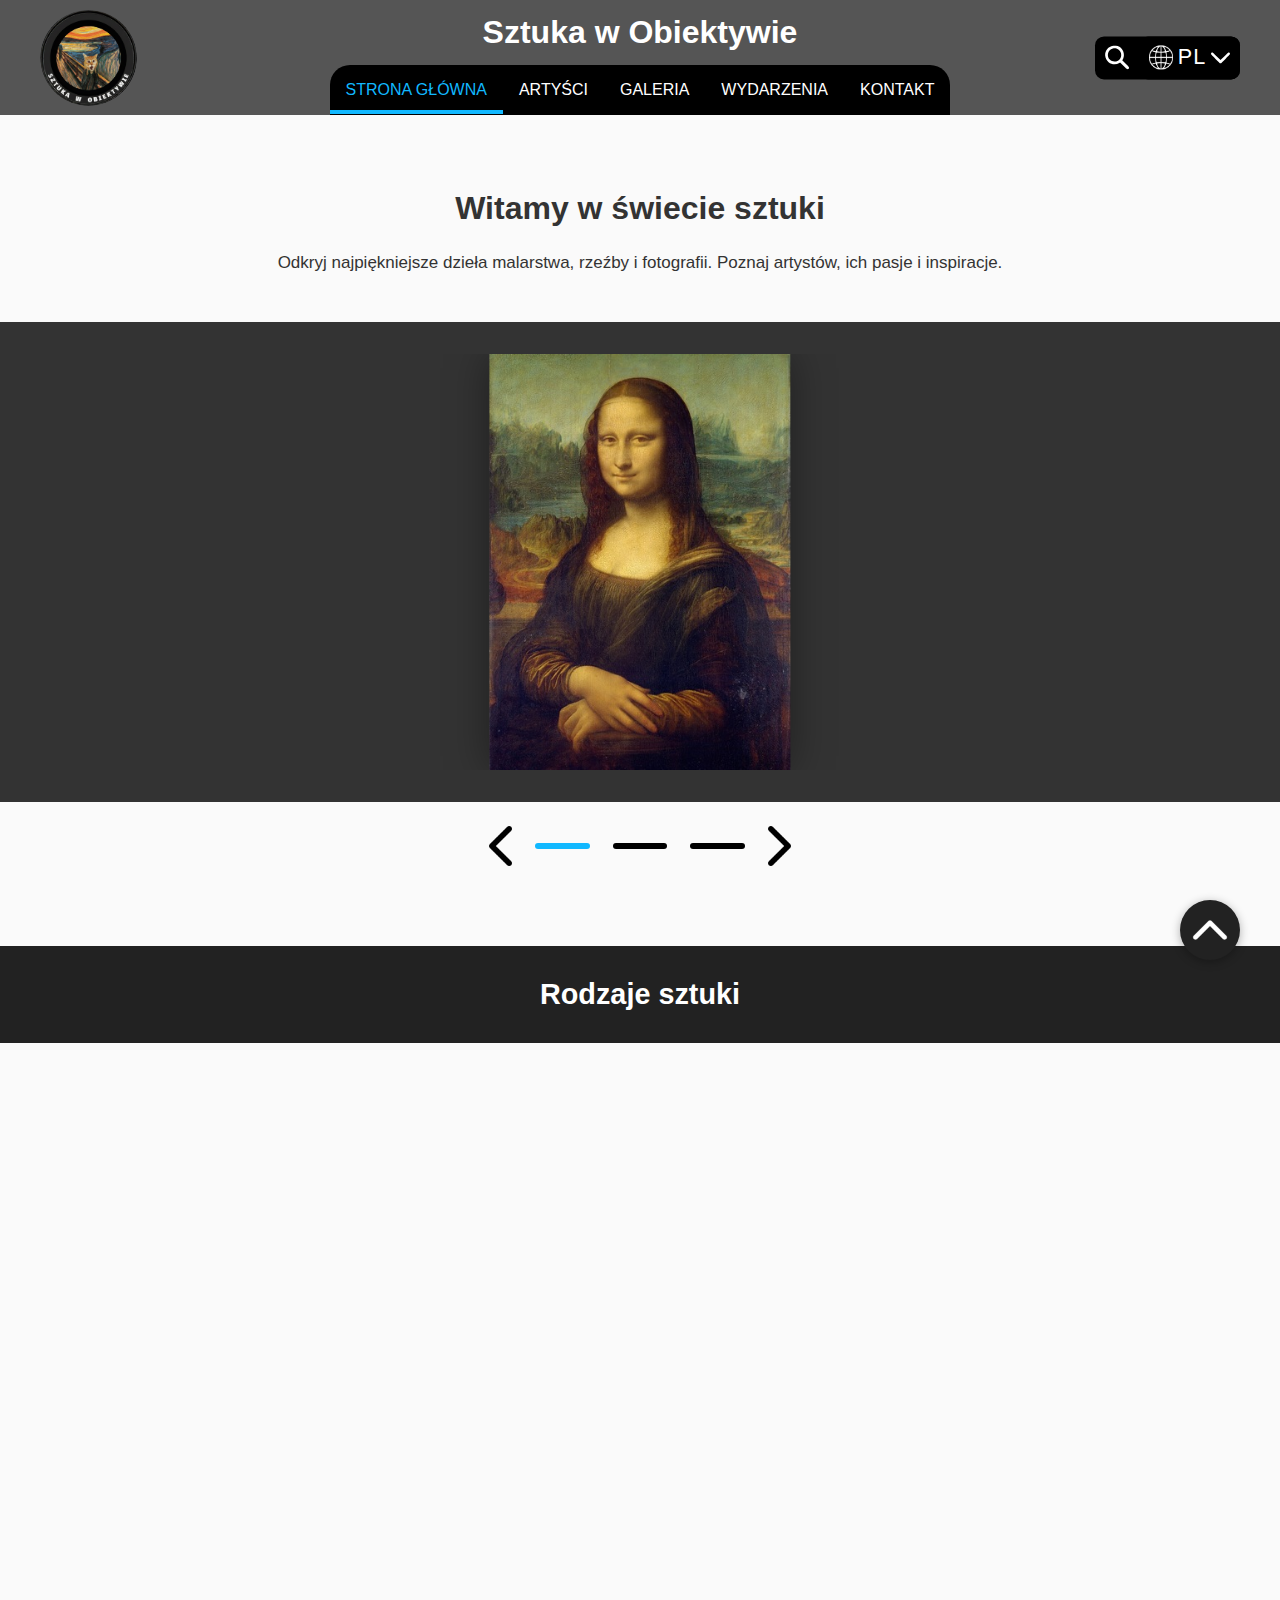
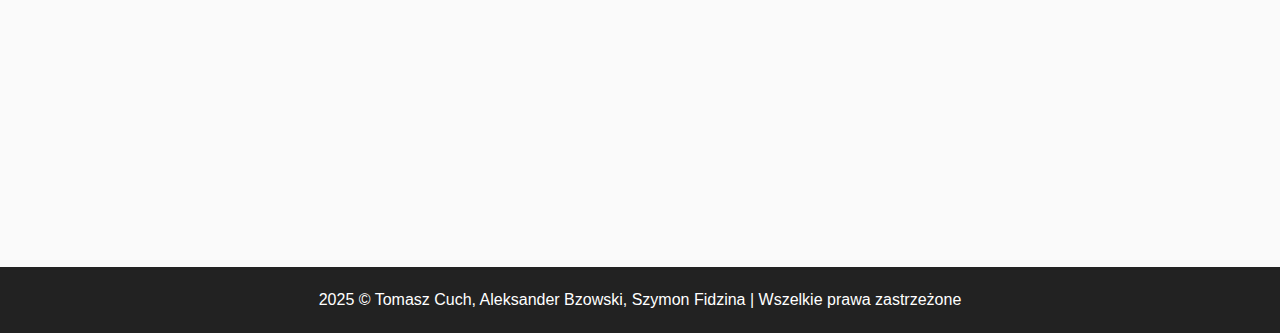
<file: index.html>
<!DOCTYPE html>
<html lang="pl">
<head>
    <meta charset="UTF-8">
    <meta name="viewport" content="width=device-width, initial-scale=1.0">
    <title>Sztuka w Obiektywie</title>
    <link rel="icon" type="image/png" href="img/logo.png">
    <link rel="stylesheet" href="style.css">

    <link rel="alternate" href="/index.html" hreflang="pl">
    <link rel="alternate" href="/en/index.html" hreflang="en">
</head>

<body>
    <header id="header">
  
        <div id="search_div_head">
            <button id="search_head-btn" title="Szukaj" aria-label="Szukaj">
                <svg xmlns="http://www.w3.org/2000/svg" viewBox="0 0 267.000000 265.000000"
                preserveAspectRatio="xMidYMid meet" id="search_head" aria-hidden="true">
                <g transform="translate(0.000000,265.000000) scale(0.100000,-0.100000)" fill="currentColor" stroke="none">
                <path d="M873 2626 c-534 -102 -902 -583 -852 -1116 26 -278 163 -538 376 -710 192 -155 407 -231 658 -231 194 0 368 47 527 142 l82 50 371 -370 c399 -399 392 -393 480 -377 40 8 99 55 121 97 18 36 18 112 0 147 -8 15 -177 189 -374 386 l-360 359 23 37 c254 402 210 915 -110 1267 -121 134 -310 248 -495 298 -119 33 -333 43 -447 21z m392 -316 c241 -76 420 -254 495 -495 33 -107 38 -265 11 -378 -53 -221 -193 -397 -395 -497 -108 -53 -197 -73 -326 -72 -207 0 -366 67 -515 217 -150 149 -217 308 -218 515 0 128 19 215 73 325 97 198 273 341 487 395 106 27 286 22 388 -10z"/></g></svg>
            </button>
        </div>

        <div class="logo-container">
            <a href="index.html" title="Strona główna">
              <img src="img/logo.png" alt="logo" class="logo">
            </a>
        </div>

        <div class="title-container">
            <h1 class="title"><a href="index.html" title="Strona główna">Sztuka w Obiektywie</a></h1>
            
            <button class="burger" id="burger" aria-label="Menu" aria-expanded="false">
              <span></span>
              <span></span>
              <span></span>
            </button>


            <nav class="main_nav">
                <ul>
                    <li><a href="index.html" title="Strona główna" class="active">Strona główna</a></li>
                    <li><a href="artysci.html" title="Artyści">Artyści</a></li>
                    <li><a href="galeria.html" title="Galeria">Galeria</a></li>
                    <li><a href="wydarzenia.html" title="Wydarzenia">Wydarzenia</a></li>
                    <li><a href="kontakt.html" title="Kontakt">Kontakt</a></li>
                </ul>
            </nav>
        </div>
        
        <div id="container">

          <div id="search_div_lang">
            <button id="search_lang-btn" title="Szukaj" aria-label="Szukaj">
                <svg xmlns="http://www.w3.org/2000/svg" viewBox="0 0 267.000000 265.000000"
                preserveAspectRatio="xMidYMid meet" id="search_lang" aria-hidden="true">
                <g transform="translate(0.000000,265.000000) scale(0.100000,-0.100000)" fill="currentColor" stroke="none">
                <path d="M873 2626 c-534 -102 -902 -583 -852 -1116 26 -278 163 -538 376 -710 192 -155 407 -231 658 -231 194 0 368 47 527 142 l82 50 371 -370 c399 -399 392 -393 480 -377 40 8 99 55 121 97 18 36 18 112 0 147 -8 15 -177 189 -374 386 l-360 359 23 37 c254 402 210 915 -110 1267 -121 134 -310 248 -495 298 -119 33 -333 43 -447 21z m392 -316 c241 -76 420 -254 495 -495 33 -107 38 -265 11 -378 -53 -221 -193 -397 -395 -497 -108 -53 -197 -73 -326 -72 -207 0 -366 67 -515 217 -150 149 -217 308 -218 515 0 128 19 215 73 325 97 198 273 341 487 395 106 27 286 22 388 -10z"/></g></svg> 
            </button>
          </div>

          <div id="lang-container">

            <img src="img/lang.png" alt="lang" id="lang">
            <div id="lang-text">PL</div>
                <button id="lang-select-btn" title="Zmień język" aria-label="Zmień język">
                    <svg xmlns="http://www.w3.org/2000/svg" viewBox="0 0 300.000000 172.000000"
                    preserveAspectRatio="xMidYMid meet" id="lang-select" aria-hidden="true">
                    <g transform="translate(0.000000,172.000000) scale(0.100000,-0.100000)" fill="currentColor" stroke="none">
                    <path d="M125 1694 c-74 -38 -124 -115 -125 -190 0 -88 12 -101 712 -800 420 -418 676 -667 700 -677 46 -22 130 -22 176 0 24 10 280 259 700 677 700 699 712 712 712 800 -1 77 -65 169 -137 197 -38 14 -121 11 -161 -8 -24 -10 -252 -230 -619 -597 l-583 -581 -582 581 c-368 367 -596 587 -620 597 -45 21 -134 22 -173 1z"/></g></svg> 
                </button>

            <div id="lang-menu">
                <p id="menu-title">Język</p>
                <div id="menu-text" title="English" role="button">
                    <img src="img/en.png" alt="" aria-hidden="true" id="flag">
                    <span id="lang-shortcut">EN</span>
                </div>
            </div>

          </div>

        </div>

        <form id="search_text" role="search">
          <svg xmlns="http://www.w3.org/2000/svg" viewBox="0 0 267.000000 265.000000"
          preserveAspectRatio="xMidYMid meet" id="search_icon" aria-hidden="true">
          <g transform="translate(0.000000,265.000000) scale(0.100000,-0.100000)" fill="currentColor" stroke="none">
          <path d="M873 2626 c-534 -102 -902 -583 -852 -1116 26 -278 163 -538 376 -710 192 -155 407 -231 658 -231 194 0 368 47 527 142 l82 50 371 -370 c399 -399 392 -393 480 -377 40 8 99 55 121 97 18 36 18 112 0 147 -8 15 -177 189 -374 386 l-360 359 23 37 c254 402 210 915 -110 1267 -121 134 -310 248 -495 298 -119 33 -333 43 -447 21z m392 -316 c241 -76 420 -254 495 -495 33 -107 38 -265 11 -378 -53 -221 -193 -397 -395 -497 -108 -53 -197 -73 -326 -72 -207 0 -366 67 -515 217 -150 149 -217 308 -218 515 0 128 19 215 73 325 97 198 273 341 487 395 106 27 286 22 388 -10z"/></g></svg>
          
          <input type="text" id="search" aria-label="Szukaj" placeholder="Szukaj" maxlength="60" tabindex="0">

          <button id="search_close_btn" type="button" title="Zamknij" aria-label="Zamknij">
              <svg xmlns="http://www.w3.org/2000/svg" viewBox="0 0 117.000000 117.000000"
              preserveAspectRatio="xMidYMid meet" id="search_close" aria-hidden="true">
              <g transform="translate(0.000000,117.000000) scale(0.100000,-0.100000)" fill="currentColor" stroke="none">
              <path d="M37 1132 l-37 -37 255 -255 255 -255 -255 -255 -255 -256 38 -37 37 -37 255 255 255 255 255 -255 256 -255 37 38 37 37 -255 255 -255 255 255 255 255 256 -38 37 -37 37 -255 -255 -255 -255 -255 255 -256 255 -37 -38z"/></g></svg>
          </button>
          
          <div id="tr"></div>
        </form>

        <div id="search_results">
          
            <div id="results"></div>
          
          <button id="inner_search_close_btn" title="Zamknij" aria-label="Zamknij">
              <svg xmlns="http://www.w3.org/2000/svg" viewBox="0 0 117.000000 117.000000"
              preserveAspectRatio="xMidYMid meet" id="inner_search_close" aria-hidden="true">
              <g transform="translate(0.000000,117.000000) scale(0.100000,-0.100000)" fill="currentColor" stroke="none">
              <path d="M37 1132 l-37 -37 255 -255 255 -255 -255 -255 -255 -256 38 -37 37 -37 255 255 255 255 255 -255 256 -255 37 38 37 37 -255 255 -255 255 255 255 255 256 -38 37 -37 37 -255 -255 -255 -255 -255 255 -256 255 -37 -38z"/></g></svg>
          </button>
        </div>

    </header>

    <main class="main">

      <h2>Witamy w świecie sztuki</h2>
      <p>Odkryj najpiękniejsze dzieła malarstwa, rzeźby i fotografii. Poznaj artystów, ich pasje i inspiracje.</p>

    </main>

    <div class="slider">
        <div class="slides">
            <a href="galeria.html" title="Galeria" tabindex="-1">
                <img src="img/ml.jpg" alt="Slajd 1" class="slide active">
            </a>
            <a href="galeria.html" title="Galeria" tabindex="-1">
                <img src="img/nf.jpg" alt="Slajd 2" class="slide">
            </a>
            <a href="galeria.html" title="Galeria" tabindex="-1">
                <img src="img/ff.jpg" alt="Slajd 3" class="slide">
            </a>
        </div>
    </div>


    <div class="slider-buttons">
      <button id="prev" aria-label="Poprzedni slajd">
        <img src="img/al.png" alt="prev" class="prev" aria-hidden="true">
      </button>
      <button id="pierwszy" aria-label="Pierwszy slajd"></button>
      <button id="drugi" aria-label="Drugi slajd"></button>
      <button id="trzeci" aria-label="Trzeci slajd"></button>
      <button id="next" aria-label="Następny slajd">
        <img src="img/ar.png" alt="next" class="next" aria-hidden="true">
      </button>
    </div>
    

    <section class="types">
        <h2 id="Rodzaje_sztuki" class="search-item">Rodzaje sztuki</h2>
          <div class="content">
            <div id="Malarstwo" class="type search-item">
              <div class="img-box">
                <a href="galeria.html#Malarstwo" title="Malarstwo" tabindex="-1">
                  <img src="img/k.jpg" alt="Malarstwo">
                </a>
              </div>
              <article class="txt-box">
                <h3 class="title"><a href="galeria.html#Malarstwo" title="Malarstwo">Malarstwo</a></h3>
                <p class="content">Malarstwo to dziedzina sztuk plastycznych, polegająca na tworzeniu dwuwymiarowych
                  dzieł sztuki (obrazów) poprzez nakładanie farby za pomocą różnych narzędzi, takich jak pędzle czy
                  szpachle, na różne podłoża, np. płótno, papier lub ścianę.</p>
              </article>
            </div>
            <div id="Rzeźba" class="type search-item">
              <div class="img-box">
                <a href="galeria.html#Rzeźba" title="Rzeźba" tabindex="-1">
                  <img src="img/nf.jpg" alt="Rzeźba">
                </a>
              </div>
              <article class="txt-box">
                <h3 class="title"><a href="galeria.html#Rzeźba" title="Rzeźba">Rzeźba</a></h3>
                <p class="content">Rzeźba to dziedzina sztuk plastycznych, polegająca na tworzeniu trójwymiarowych
                  kompozycji. Dzieła rzeźbiarskie charakteryzują się wysokością, szerokością i głębokością, co pozwala
                  widzowi na oglądanie ich z różnych perspektyw.</p>
              </article>
            </div>
            <div id="Fotografia" class="type search-item">
              <div class="img-box">
                <a href="galeria.html#Fotografia" title="Fotografia" tabindex="-1">
                  <img src="img/bb.jpg" alt="Fotografia">
                </a>
              </div>
              <article class="txt-box">
                <h3 class="title"><a href="galeria.html#Fotografia" title="Fotografia">Fotografia</a></h3>
                <p class="content">Fotografia to sztuka i technika utrwalania trwałych obrazów poprzez rejestrację
                  światła lub innego promieniowania elektromagnetycznego, zazwyczaj za pomocą urządzenia zwanego
                  aparatem fotograficznym.</p>
              </article>
            </div>
          </div>
    </section>
    
    <button id="up" style="display: none;">
        <img src="img/up.png" alt="" title="Do góry" aria-label="Do góry">
    </button>

    <footer>
      <p>2025 © Tomasz Cuch, Aleksander Bzowski, Szymon Fidzina | Wszelkie prawa zastrzeżone</p>
    </footer>

    <script src="main.js"></script>

</body>
</html>
</file>
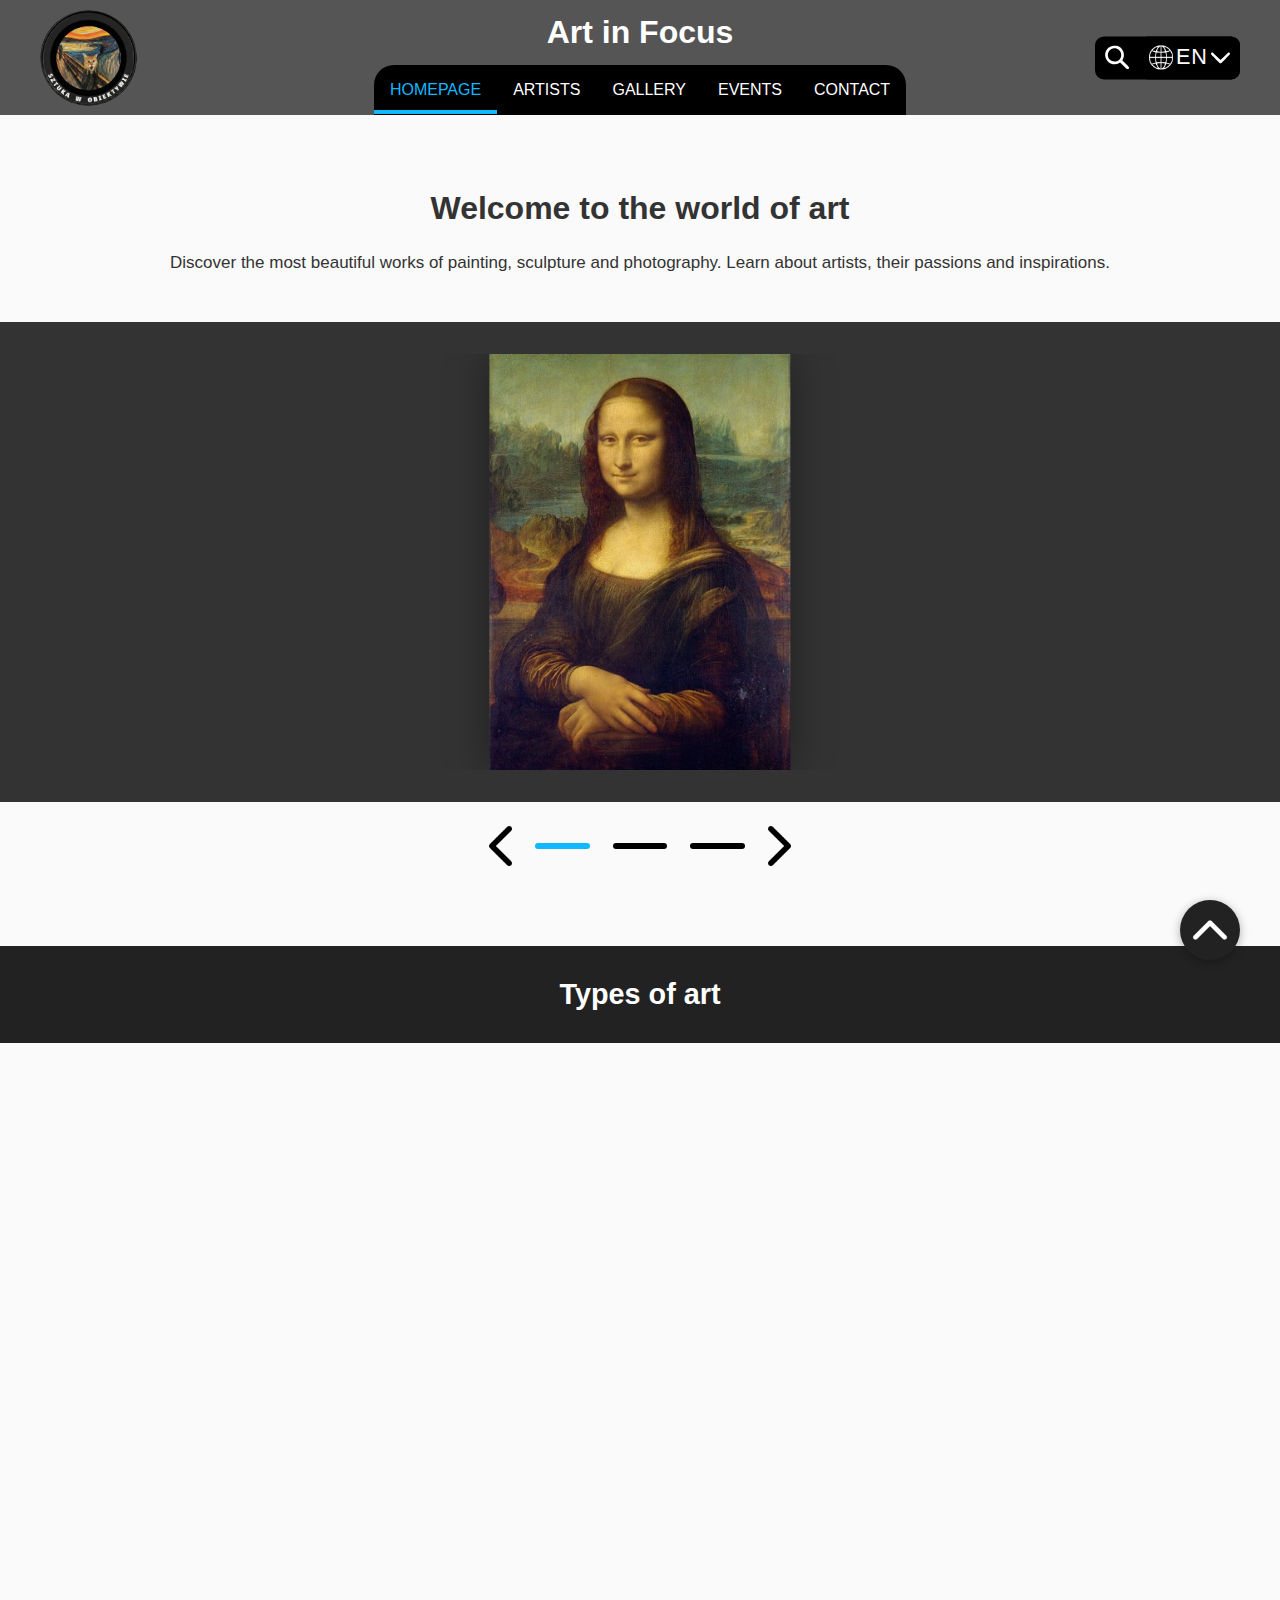
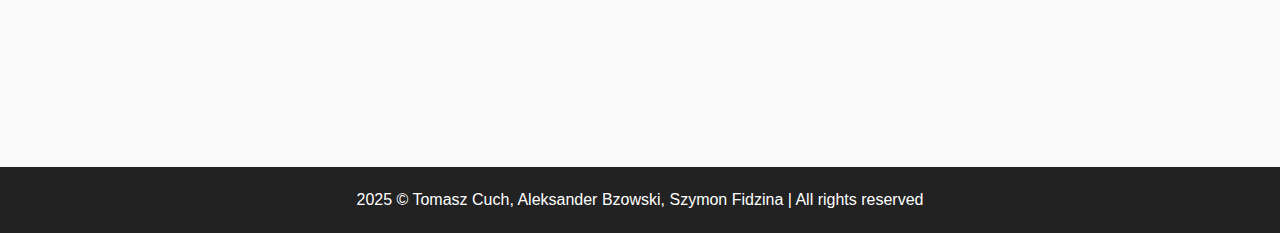
<file: en/index.html>
<!DOCTYPE html>
<html lang="en">
<head>
    <meta charset="UTF-8">
    <meta name="viewport" content="width=device-width, initial-scale=1.0">
    <title>Art in Focus</title>
    <link rel="icon" type="image/png" href="../img/logo.png">
    <link rel="stylesheet" href="../style.css">

    <link rel="alternate" href="/index.html" hreflang="pl">
    <link rel="alternate" href="/en/index.html" hreflang="en">
</head>

<body>
    <header id="header">

        <div id="search_div_head">
            <button id="search_head-btn" title="Search" aria-label="Search">
                <svg xmlns="http://www.w3.org/2000/svg" viewBox="0 0 267.000000 265.000000"
                preserveAspectRatio="xMidYMid meet" id="search_head" aria-hidden="true">
                <g transform="translate(0.000000,265.000000) scale(0.100000,-0.100000)" fill="currentColor" stroke="none">
                <path d="M873 2626 c-534 -102 -902 -583 -852 -1116 26 -278 163 -538 376 -710 192 -155 407 -231 658 -231 194 0 368 47 527 142 l82 50 371 -370 c399 -399 392 -393 480 -377 40 8 99 55 121 97 18 36 18 112 0 147 -8 15 -177 189 -374 386 l-360 359 23 37 c254 402 210 915 -110 1267 -121 134 -310 248 -495 298 -119 33 -333 43 -447 21z m392 -316 c241 -76 420 -254 495 -495 33 -107 38 -265 11 -378 -53 -221 -193 -397 -395 -497 -108 -53 -197 -73 -326 -72 -207 0 -366 67 -515 217 -150 149 -217 308 -218 515 0 128 19 215 73 325 97 198 273 341 487 395 106 27 286 22 388 -10z"/></g></svg>
            </button>
        </div>

        <div class="logo-container">
            <a href="index.html" title="Homepage">
              <img src="../img/logo.png" alt="logo" class="logo">
            </a>
        </div>

        <div class="title-container">
            <h1 class="title"><a href="index.html" title="Homepage">Art in Focus</a></h1>
            
            <button class="burger" id="burger" aria-label="Menu" aria-expanded="false">
                <span></span>
                <span></span>
                <span></span>
            </button>


            <nav class="main_nav">
                <ul>
                    <li><a href="index.html" title="Homepage" class="active">Homepage</a></li>
                    <li><a href="artists.html" title="Artists">Artists</a></li>
                    <li><a href="gallery.html" title="Gallery">Gallery</a></li>
                    <li><a href="events.html" title="Events">Events</a></li>
                    <li><a href="contact.html" title="Contact">Contact</a></li>
                </ul>
            </nav>
        </div>

        <div id="container">

          <div id="search_div_lang">
            <button id="search_lang-btn" title="Search" aria-label="Search">
                <svg xmlns="http://www.w3.org/2000/svg" viewBox="0 0 267.000000 265.000000"
                preserveAspectRatio="xMidYMid meet" id="search_lang" aria-hidden="true">
                <g transform="translate(0.000000,265.000000) scale(0.100000,-0.100000)" fill="currentColor" stroke="none">
                <path d="M873 2626 c-534 -102 -902 -583 -852 -1116 26 -278 163 -538 376 -710 192 -155 407 -231 658 -231 194 0 368 47 527 142 l82 50 371 -370 c399 -399 392 -393 480 -377 40 8 99 55 121 97 18 36 18 112 0 147 -8 15 -177 189 -374 386 l-360 359 23 37 c254 402 210 915 -110 1267 -121 134 -310 248 -495 298 -119 33 -333 43 -447 21z m392 -316 c241 -76 420 -254 495 -495 33 -107 38 -265 11 -378 -53 -221 -193 -397 -395 -497 -108 -53 -197 -73 -326 -72 -207 0 -366 67 -515 217 -150 149 -217 308 -218 515 0 128 19 215 73 325 97 198 273 341 487 395 106 27 286 22 388 -10z"/></g></svg> 
            </button>
          </div>

          <div id="lang-container">

            <img src="../img/lang.png" alt="lang" id="lang">
            <div id="lang-text">EN</div>
                <button id="lang-select-btn" title="Change language" aria-label="Change Language">
                    <svg xmlns="http://www.w3.org/2000/svg" viewBox="0 0 300.000000 172.000000"
                    preserveAspectRatio="xMidYMid meet" id="lang-select" aria-hidden="true">
                    <g transform="translate(0.000000,172.000000) scale(0.100000,-0.100000)" fill="currentColor" stroke="none">
                    <path d="M125 1694 c-74 -38 -124 -115 -125 -190 0 -88 12 -101 712 -800 420 -418 676 -667 700 -677 46 -22 130 -22 176 0 24 10 280 259 700 677 700 699 712 712 712 800 -1 77 -65 169 -137 197 -38 14 -121 11 -161 -8 -24 -10 -252 -230 -619 -597 l-583 -581 -582 581 c-368 367 -596 587 -620 597 -45 21 -134 22 -173 1z"/></g></svg> 
                </button>

            <div id="lang-menu">
                <p id="menu-title">Language</p>
                <div id="menu-text" title="Polski">
                    <img src="../img/pl.png" alt="" aria-hidden="true" id="flag">
                    <span id="lang-shortcut">PL</span>
                </div>
            </div>

          </div>

        </div>

        <form id="search_text" role="search">
          <svg xmlns="http://www.w3.org/2000/svg" viewBox="0 0 267.000000 265.000000"
          preserveAspectRatio="xMidYMid meet" id="search_icon" aria-hidden="true">
          <g transform="translate(0.000000,265.000000) scale(0.100000,-0.100000)" fill="currentColor" stroke="none">
          <path d="M873 2626 c-534 -102 -902 -583 -852 -1116 26 -278 163 -538 376 -710 192 -155 407 -231 658 -231 194 0 368 47 527 142 l82 50 371 -370 c399 -399 392 -393 480 -377 40 8 99 55 121 97 18 36 18 112 0 147 -8 15 -177 189 -374 386 l-360 359 23 37 c254 402 210 915 -110 1267 -121 134 -310 248 -495 298 -119 33 -333 43 -447 21z m392 -316 c241 -76 420 -254 495 -495 33 -107 38 -265 11 -378 -53 -221 -193 -397 -395 -497 -108 -53 -197 -73 -326 -72 -207 0 -366 67 -515 217 -150 149 -217 308 -218 515 0 128 19 215 73 325 97 198 273 341 487 395 106 27 286 22 388 -10z"/></g></svg>
          
          <input type="text" id="search" aria-label="Search" placeholder="Search" maxlength="60" tabindex="0">

          <button id="search_close_btn" type="button" title="Close" aria-label="Close">
              <svg xmlns="http://www.w3.org/2000/svg" viewBox="0 0 117.000000 117.000000"
              preserveAspectRatio="xMidYMid meet" id="search_close" aria-hidden="true">
              <g transform="translate(0.000000,117.000000) scale(0.100000,-0.100000)" fill="currentColor" stroke="none">
              <path d="M37 1132 l-37 -37 255 -255 255 -255 -255 -255 -255 -256 38 -37 37 -37 255 255 255 255 255 -255 256 -255 37 38 37 37 -255 255 -255 255 255 255 255 256 -38 37 -37 37 -255 -255 -255 -255 -255 255 -256 255 -37 -38z"/></g></svg>
          </button>
          
          <div id="tr"></div>
        </form>

        <div id="search_results">
          
            <div id="results"></div>

            <button id="inner_search_close_btn" title="Close" aria-label="Close">
                <svg xmlns="http://www.w3.org/2000/svg" viewBox="0 0 117.000000 117.000000"
                preserveAspectRatio="xMidYMid meet" id="inner_search_close" aria-hidden="true">
                <g transform="translate(0.000000,117.000000) scale(0.100000,-0.100000)" fill="currentColor" stroke="none">
                <path d="M37 1132 l-37 -37 255 -255 255 -255 -255 -255 -255 -256 38 -37 37 -37 255 255 255 255 255 -255 256 -255 37 38 37 37 -255 255 -255 255 255 255 255 256 -38 37 -37 37 -255 -255 -255 -255 -255 255 -256 255 -37 -38z"/></g></svg>
            </button>
        </div>
        
    </header>

    <main class="main">

        <h2>Welcome to the world of art</h2>
        <p>Discover the most beautiful works of painting, sculpture and photography. 
            Learn about artists, their passions and inspirations.</p>
    
    </main>

    <div class="slider">
        <div class="slides">
            <a href="gallery.html" title="Gallery" tabindex="-1">
                <img src="../img/ml.jpg" alt="Slide 1" class="slide active">
            </a>
            <a href="gallery.html" title="Gallery" tabindex="-1">
                <img src="../img/nf.jpg" alt="Slide 2" class="slide">
            </a>
            <a href="gallery.html" title="Gallery" tabindex="-1">
                <img src="../img/ff.jpg" alt="Slide 3" class="slide">
            </a>
        </div>
    </div>


    <div class="slider-buttons">
      <button id="prev" aria-label="Previous slide">
        <img src="../img/al.png" alt="prev" class="prev" aria-hidden="true">
      </button>
      <button id="pierwszy" aria-label="First slide"></button>
      <button id="drugi" aria-label="Second slide"></button>
      <button id="trzeci" aria-label="Third slide"></button>
      <button id="next" aria-label="Next slide">
        <img src="../img/ar.png" alt="next" class="next" aria-hidden="true">
      </button>
    </div>


    <section class="types">
        <h2 id="Types_of_art" class="search-item">Types of art</h2>
        <div class="content">
            <div id="Painting" class="type search-item">
                <div class="img-box">
                    <a href="gallery.html#Painting" title="Painting" tabindex="-1">
                        <img src="../img/k.jpg" alt="Painting">
                    </a>
                </div>
                <article class="txt-box">
                    <h3 class="title"><a href="gallery.html#Painting" title="Painting">Painting</a></h3>
                    <p class="content">Painting is a field of visual arts focused on creating two-dimensional works of
                        art by applying paint with various tools onto surfaces like canvas, paper or walls.</p>
                </article>
            </div>

            <div id="Sculpture" class="type search-item">
                <div class="img-box">
                    <a href="gallery.html#Sculpture" title="Sculpture" tabindex="-1">
                        <img src="../img/nf.jpg" alt="Sculpture">
                    </a>
                </div>
                <article class="txt-box">
                    <h3 class="title"><a href="gallery.html#Sculpture" title="Sculpture">Sculpture</a></h3>
                    <p class="content">Sculpture is an art discipline involving the creation of three-dimensional
                        compositions that can be viewed from different perspectives.</p>
                </article>
            </div>

            <div id="Photography" class="type search-item">
                <div class="img-box">
                    <a href="gallery.html#Photography" title="Photography" tabindex="-1">
                        <img src="../img/bb.jpg" alt="Photography">
                    </a>
                </div>
                <article class="txt-box">
                    <h3 class="title"><a href="gallery.html#Photography" title="Photography">Photography</a></h3>
                    <p class="content">Photography is the art and technique of capturing images by recording light or
                        other electromagnetic radiation, usually using a device called a camera.</p>
                </article>
            </div>

        </div>
    </section>


    <button id="up" style="display: none;">
        <img src="../img/up.png" alt="" title="Back to top" aria-label="Back to top">
    </button>

    <footer>
        <p>2025 © Tomasz Cuch, Aleksander Bzowski, Szymon Fidzina | All rights reserved</p>
    </footer>

    <script src="../main.js"></script>

</body>
</html>
</file>
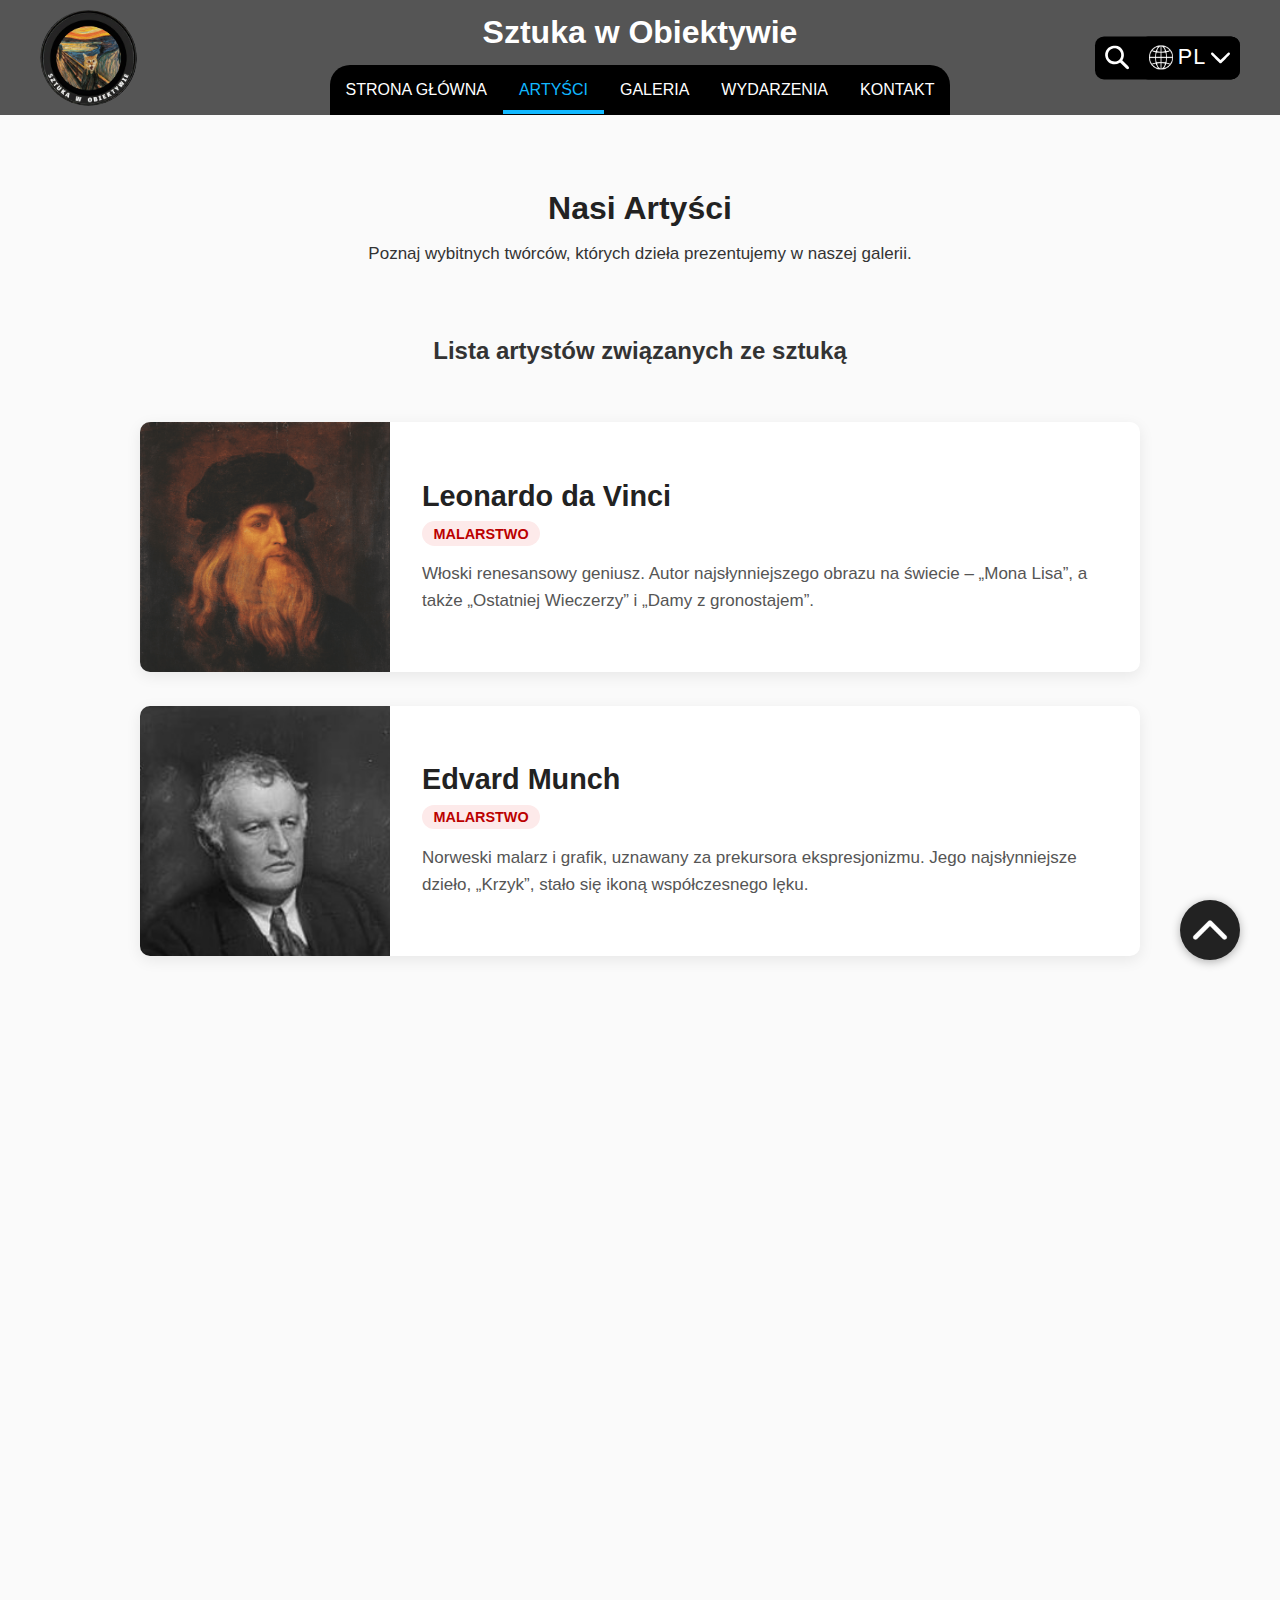
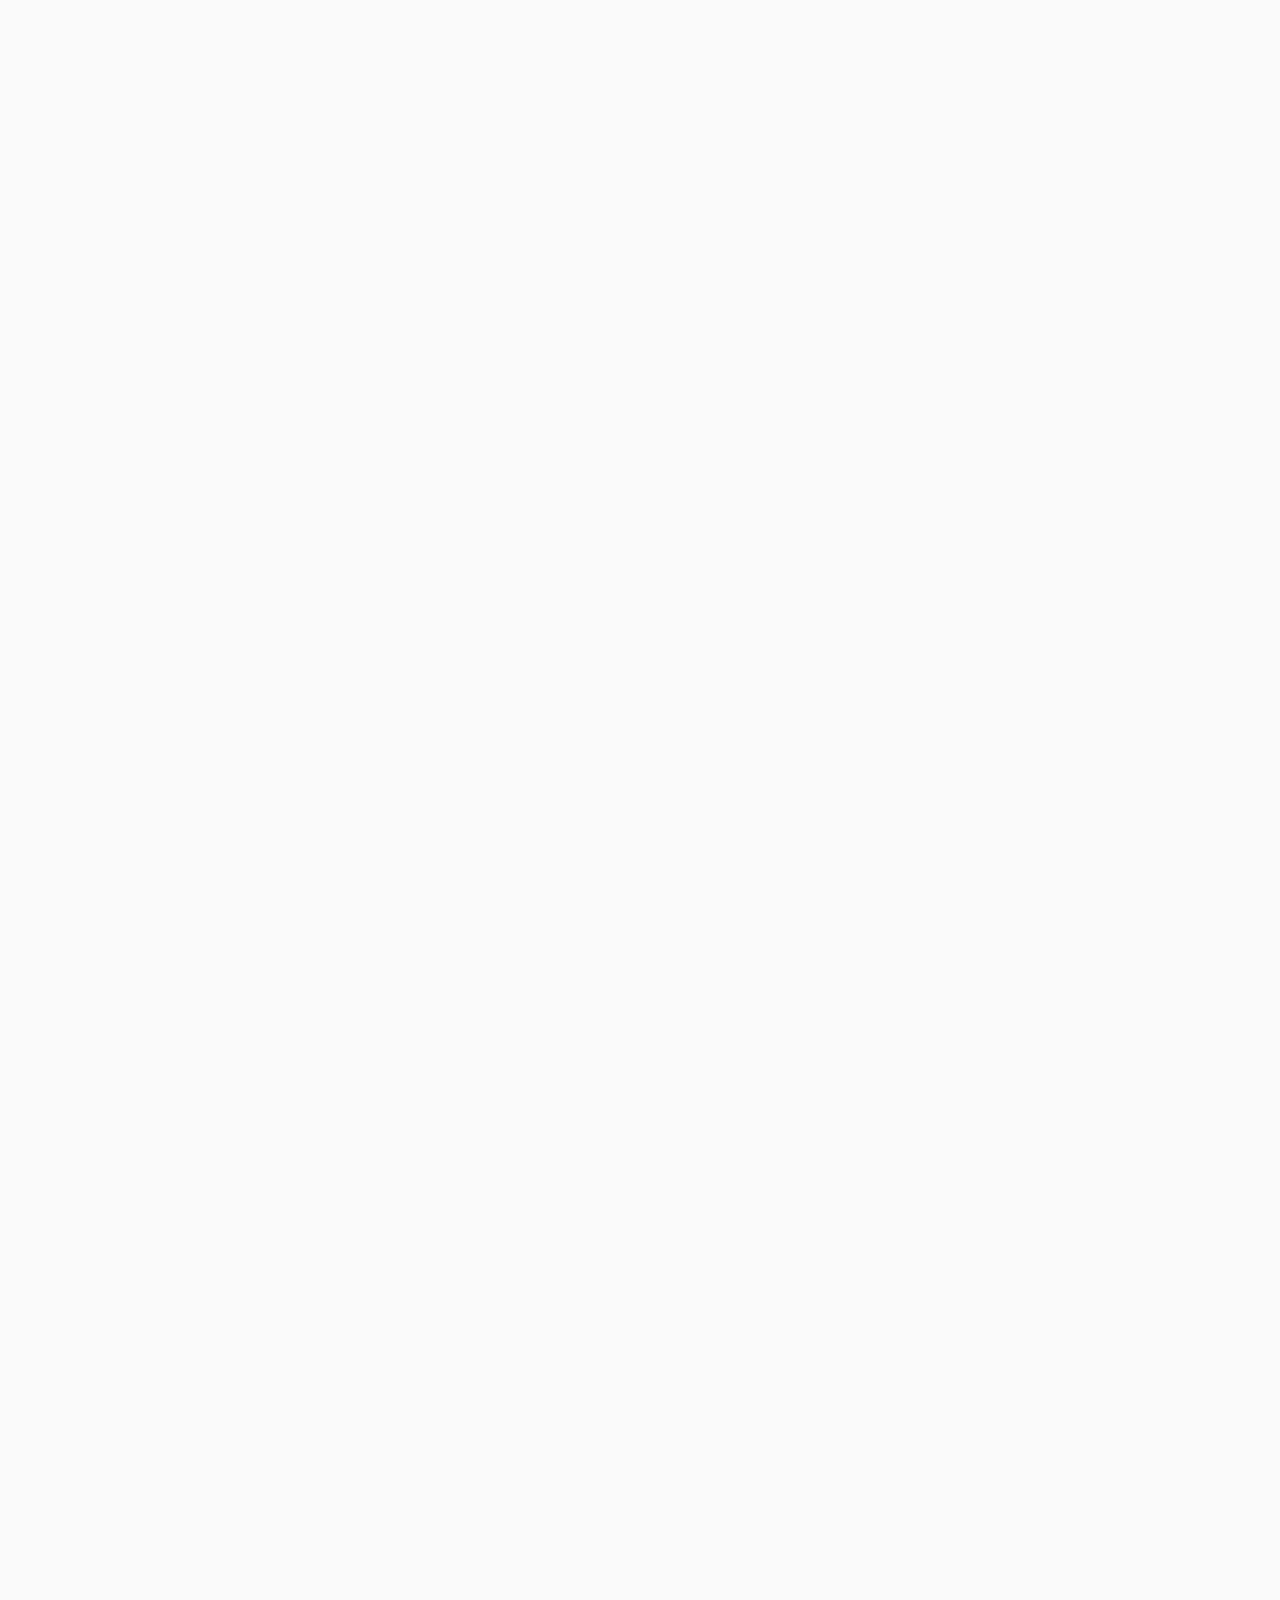
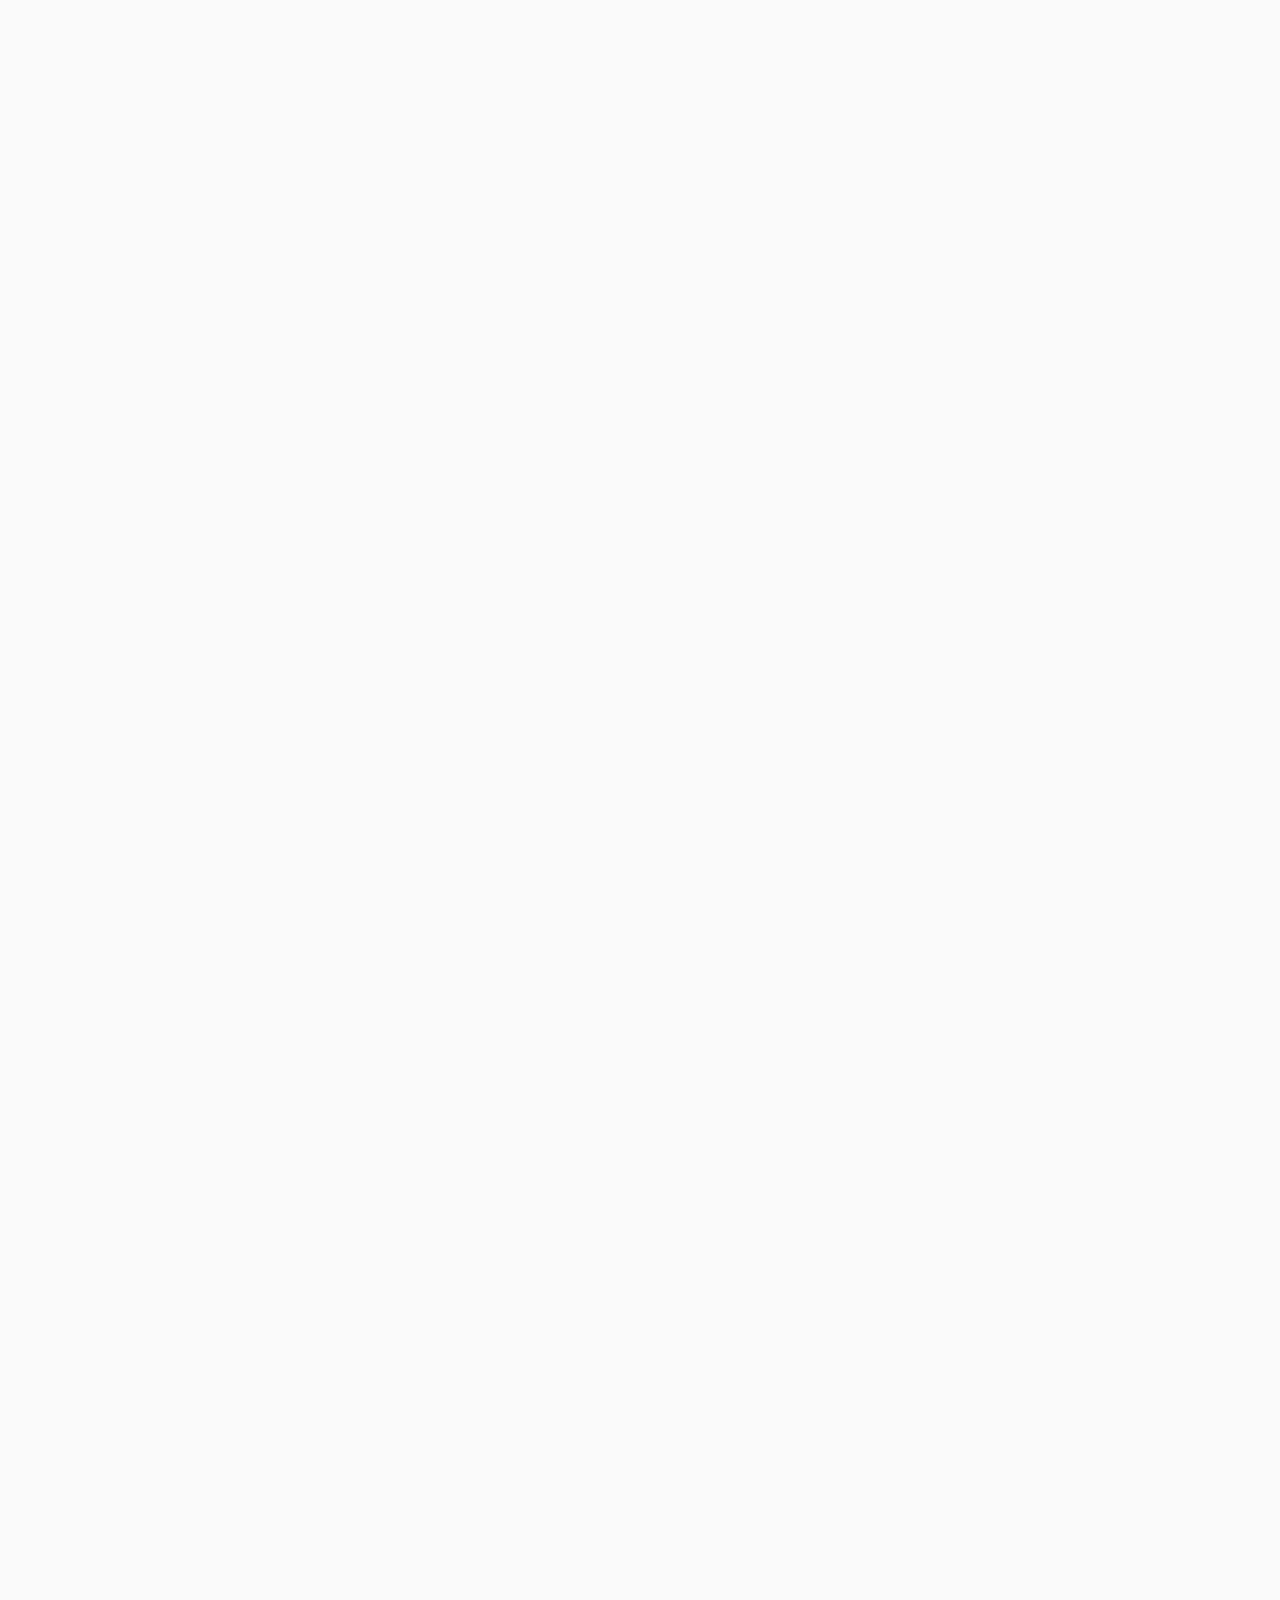
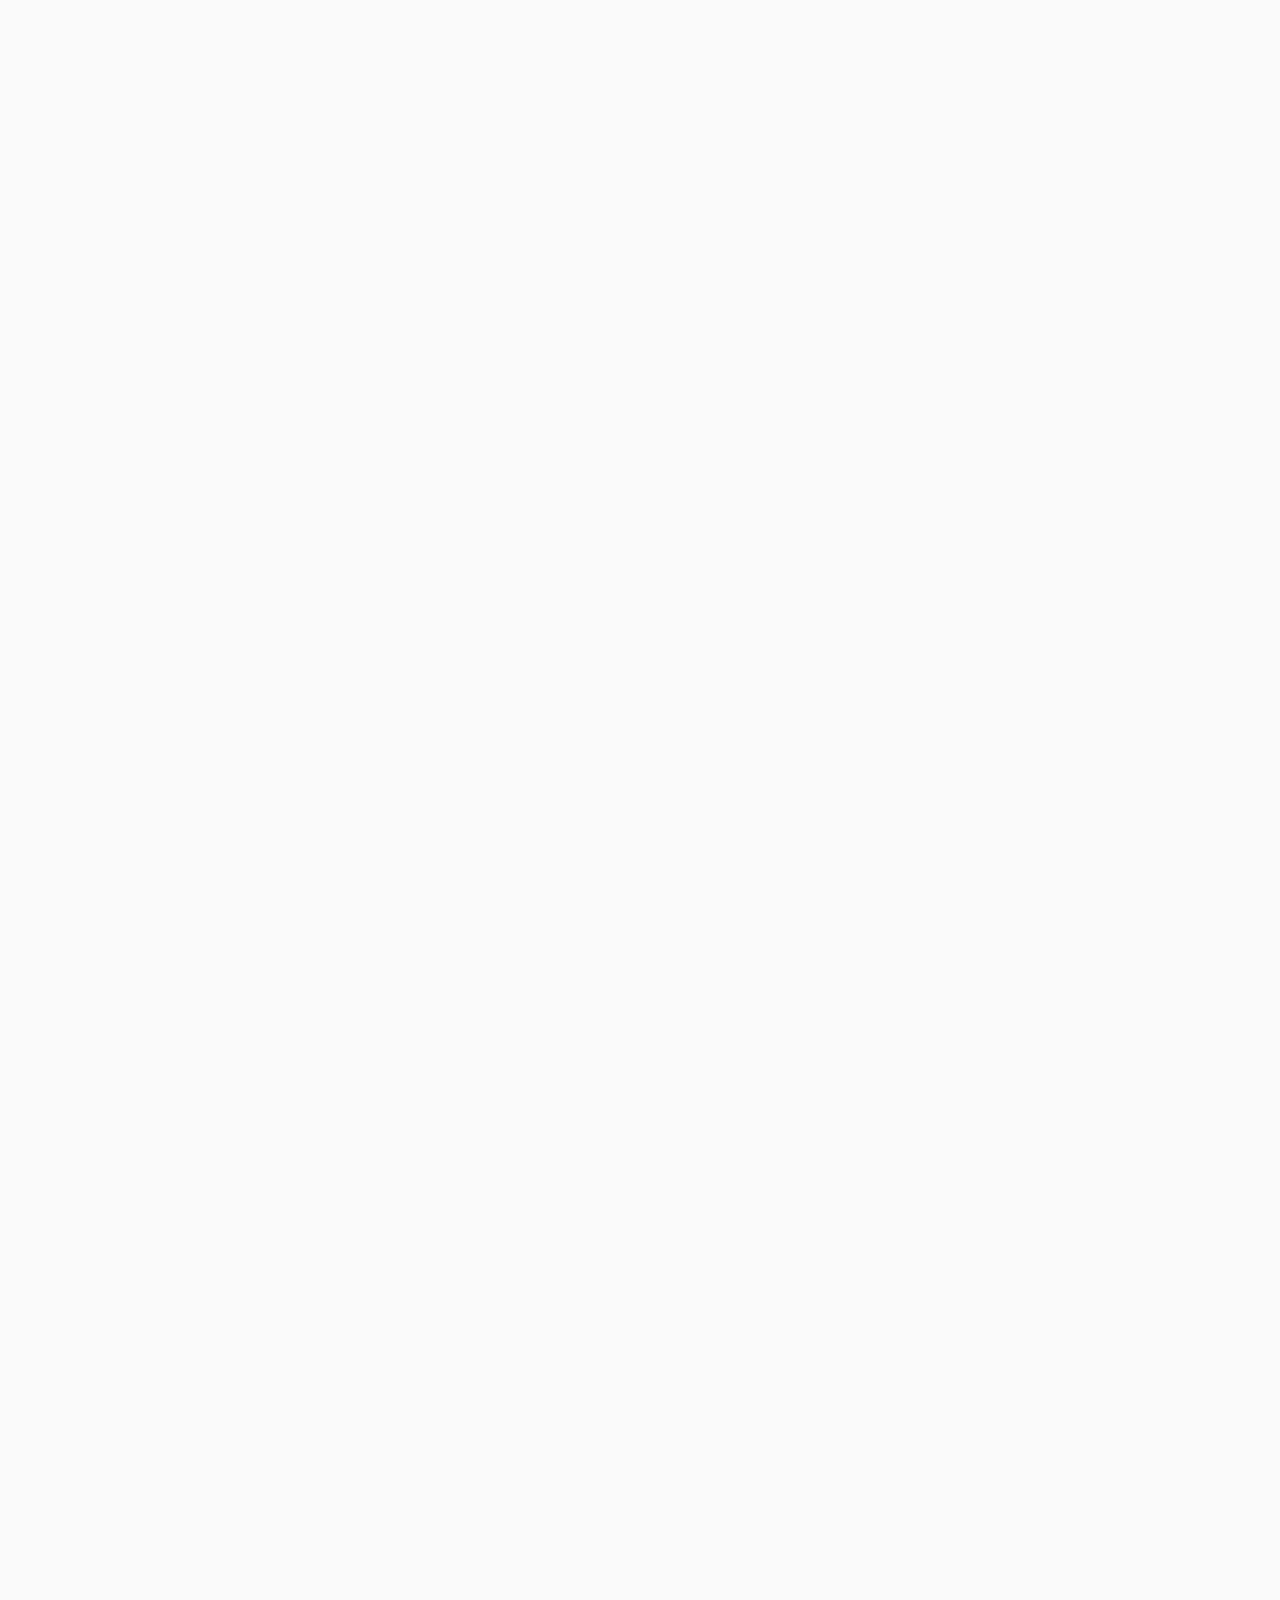
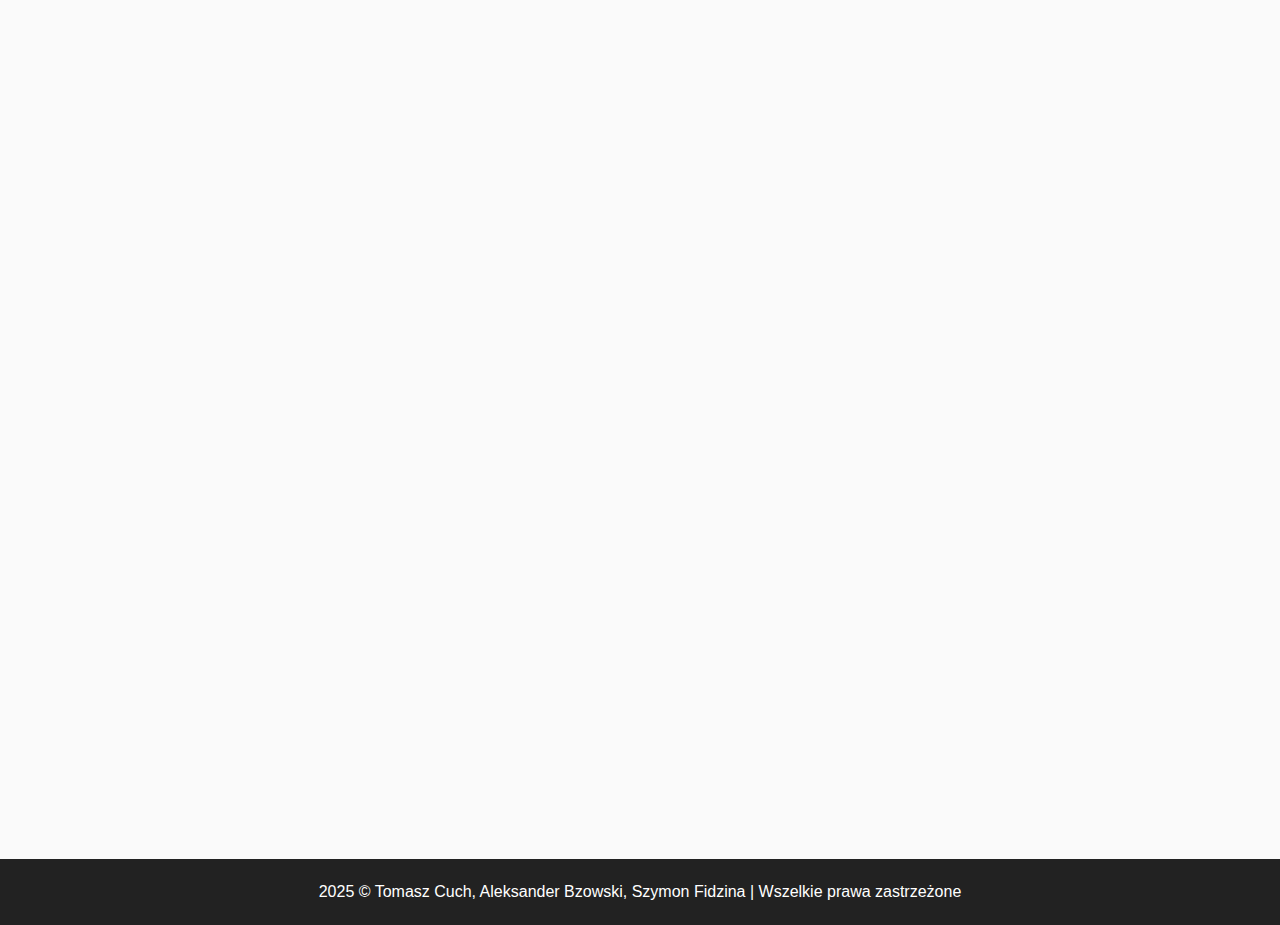
<file: artysci.html>
<!DOCTYPE html>
<html lang="pl">
<head>
    <meta charset="UTF-8">
    <meta name="viewport" content="width=device-width, initial-scale=1.0">
    <title>Artyści</title>
    <link rel="icon" type="image/png" href="img/logo.png">
    <link rel="stylesheet" href="style.css">

    <link rel="alternate" href="/artysci.html" hreflang="pl">
    <link rel="alternate" href="/en/artists.html" hreflang="en">
</head>

<body>
    <header id="header">

        <div id="search_div_head">
            <button id="search_head-btn" title="Szukaj" aria-label="Szukaj">
                <svg xmlns="http://www.w3.org/2000/svg" viewBox="0 0 267.000000 265.000000"
                preserveAspectRatio="xMidYMid meet" id="search_head" aria-hidden="true">
                <g transform="translate(0.000000,265.000000) scale(0.100000,-0.100000)" fill="currentColor" stroke="none">
                <path d="M873 2626 c-534 -102 -902 -583 -852 -1116 26 -278 163 -538 376 -710 192 -155 407 -231 658 -231 194 0 368 47 527 142 l82 50 371 -370 c399 -399 392 -393 480 -377 40 8 99 55 121 97 18 36 18 112 0 147 -8 15 -177 189 -374 386 l-360 359 23 37 c254 402 210 915 -110 1267 -121 134 -310 248 -495 298 -119 33 -333 43 -447 21z m392 -316 c241 -76 420 -254 495 -495 33 -107 38 -265 11 -378 -53 -221 -193 -397 -395 -497 -108 -53 -197 -73 -326 -72 -207 0 -366 67 -515 217 -150 149 -217 308 -218 515 0 128 19 215 73 325 97 198 273 341 487 395 106 27 286 22 388 -10z"/></g></svg>
            </button>
        </div>

        <div class="logo-container">
            <a href="index.html" title="Strona główna">
              <img src="img/logo.png" alt="logo" class="logo">
            </a>
        </div>

        <div class="title-container">
            <h1 class="title"><a href="index.html" title="Strona główna">Sztuka w Obiektywie</a></h1>
            
            <button class="burger" id="burger" aria-label="Menu" aria-expanded="false">
              <span></span>
              <span></span>
              <span></span>
            </button>


            <nav class="main_nav">
                <ul>
                    <li><a href="index.html" title="Strona główna">Strona główna</a></li>
                    <li><a href="artysci.html" title="Artyści" class="active">Artyści</a></li>
                    <li><a href="galeria.html" title="Galeria">Galeria</a></li>
                    <li><a href="wydarzenia.html" title="Wydarzenia">Wydarzenia</a></li>
                    <li><a href="kontakt.html" title="Kontakt">Kontakt</a></li>
                </ul>
            </nav>

        </div>

        <div id="container">

            <div id="search_div_lang">
            <button id="search_lang-btn" title="Szukaj" aria-label="Szukaj">
                <svg xmlns="http://www.w3.org/2000/svg" viewBox="0 0 267.000000 265.000000"
                preserveAspectRatio="xMidYMid meet" id="search_lang" aria-hidden="true">
                <g transform="translate(0.000000,265.000000) scale(0.100000,-0.100000)" fill="currentColor" stroke="none">
                <path d="M873 2626 c-534 -102 -902 -583 -852 -1116 26 -278 163 -538 376 -710 192 -155 407 -231 658 -231 194 0 368 47 527 142 l82 50 371 -370 c399 -399 392 -393 480 -377 40 8 99 55 121 97 18 36 18 112 0 147 -8 15 -177 189 -374 386 l-360 359 23 37 c254 402 210 915 -110 1267 -121 134 -310 248 -495 298 -119 33 -333 43 -447 21z m392 -316 c241 -76 420 -254 495 -495 33 -107 38 -265 11 -378 -53 -221 -193 -397 -395 -497 -108 -53 -197 -73 -326 -72 -207 0 -366 67 -515 217 -150 149 -217 308 -218 515 0 128 19 215 73 325 97 198 273 341 487 395 106 27 286 22 388 -10z"/></g></svg> 
            </button>
          </div>

            <div id="lang-container">
                
                <img src="img/lang.png" alt="lang" id="lang">
                <div id="lang-text">PL</div>
                <button id="lang-select-btn" title="Zmień język" aria-label="Zmień język">
                    <svg xmlns="http://www.w3.org/2000/svg" viewBox="0 0 300.000000 172.000000"
                    preserveAspectRatio="xMidYMid meet" id="lang-select" aria-hidden="true">
                    <g transform="translate(0.000000,172.000000) scale(0.100000,-0.100000)" fill="currentColor" stroke="none">
                    <path d="M125 1694 c-74 -38 -124 -115 -125 -190 0 -88 12 -101 712 -800 420 -418 676 -667 700 -677 46 -22 130 -22 176 0 24 10 280 259 700 677 700 699 712 712 712 800 -1 77 -65 169 -137 197 -38 14 -121 11 -161 -8 -24 -10 -252 -230 -619 -597 l-583 -581 -582 581 c-368 367 -596 587 -620 597 -45 21 -134 22 -173 1z"/></g></svg> 
                </button>

                <div id="lang-menu">
                    <p id="menu-title">Język</p>
                    <div id="menu-text" title="English">
                        <img src="img/en.png" alt="" aria-hidden="true" id="flag">
                        <span id="lang-shortcut">EN</span>
                    </div>
                </div>
            </div>
        </div>

        <form id="search_text" role="search">
          <svg xmlns="http://www.w3.org/2000/svg" viewBox="0 0 267.000000 265.000000"
          preserveAspectRatio="xMidYMid meet" id="search_icon" aria-hidden="true">
          <g transform="translate(0.000000,265.000000) scale(0.100000,-0.100000)" fill="currentColor" stroke="none">
          <path d="M873 2626 c-534 -102 -902 -583 -852 -1116 26 -278 163 -538 376 -710 192 -155 407 -231 658 -231 194 0 368 47 527 142 l82 50 371 -370 c399 -399 392 -393 480 -377 40 8 99 55 121 97 18 36 18 112 0 147 -8 15 -177 189 -374 386 l-360 359 23 37 c254 402 210 915 -110 1267 -121 134 -310 248 -495 298 -119 33 -333 43 -447 21z m392 -316 c241 -76 420 -254 495 -495 33 -107 38 -265 11 -378 -53 -221 -193 -397 -395 -497 -108 -53 -197 -73 -326 -72 -207 0 -366 67 -515 217 -150 149 -217 308 -218 515 0 128 19 215 73 325 97 198 273 341 487 395 106 27 286 22 388 -10z"/></g></svg>
          
          <input type="text" id="search" aria-label="Szukaj" placeholder="Szukaj" maxlength="60" tabindex="0">

          <button id="search_close_btn" type="button" title="Zamknij" aria-label="Zamknij">
              <svg xmlns="http://www.w3.org/2000/svg" viewBox="0 0 117.000000 117.000000"
              preserveAspectRatio="xMidYMid meet" id="search_close" aria-hidden="true">
              <g transform="translate(0.000000,117.000000) scale(0.100000,-0.100000)" fill="currentColor" stroke="none">
              <path d="M37 1132 l-37 -37 255 -255 255 -255 -255 -255 -255 -256 38 -37 37 -37 255 255 255 255 255 -255 256 -255 37 38 37 37 -255 255 -255 255 255 255 255 256 -38 37 -37 37 -255 -255 -255 -255 -255 255 -256 255 -37 -38z"/></g></svg>
          </button>
          
          <div id="tr"></div>
        </form>

        <div id="search_results">
          
            <div id="results"></div>
          
            <button id="inner_search_close_btn" title="Zamknij" aria-label="Zamknij">
                <svg xmlns="http://www.w3.org/2000/svg" viewBox="0 0 117.000000 117.000000"
                preserveAspectRatio="xMidYMid meet" id="inner_search_close" aria-hidden="true">
                <g transform="translate(0.000000,117.000000) scale(0.100000,-0.100000)" fill="currentColor" stroke="none">
                <path d="M37 1132 l-37 -37 255 -255 255 -255 -255 -255 -255 -256 38 -37 37 -37 255 255 255 255 255 -255 256 -255 37 38 37 37 -255 255 -255 255 255 255 255 256 -38 37 -37 37 -255 -255 -255 -255 -255 255 -256 255 -37 -38z"/></g></svg>
            </button>
        </div>

    </header>

    <main class="artysci-container">
        <div class="intro-text">
            <h2>Nasi Artyści</h2>
            <p>Poznaj wybitnych twórców, których dzieła prezentujemy w naszej galerii.</p>
        </div>

        <section class="artists-list">
            <h3 class="lt">Lista artystów związanych ze sztuką</h3>
		
            <article class="artist-row m search-item" id="Leonardo_da_Vinci" tabindex="0">
                <div class="artist-img-container">
                    <img src="img/ldv.png" alt="Leonardo da Vinci" class="artist_img" 
                         onerror="this.src='[data-uri]'">
                </div>
                <div class="artist-info">
                    <h3>Leonardo da Vinci</h3>
                    <span class="artist-category malarstwo">Malarstwo</span>
                    <p>Włoski renesansowy geniusz. Autor najsłynniejszego obrazu na świecie – „Mona Lisa”,
                    a także „Ostatniej Wieczerzy” i „Damy z gronostajem”.</p>
                </div>
            </article>

            <article class="artist-row m search-item" id="Edvard_Munch" tabindex="0">
                <div class="artist-img-container">
                    <img src="img/em.jpg" alt="Edvard Munch" class="artist_img"
                         onerror="this.src='[data-uri]'">
                </div>
                <div class="artist-info">
                    <h3>Edvard Munch</h3>
                    <span class="artist-category malarstwo">Malarstwo</span>
                    <p>Norweski malarz i grafik, uznawany za prekursora ekspresjonizmu. Jego najsłynniejsze dzieło,
                        „Krzyk”, stało się ikoną współczesnego lęku.</p>
                </div>
            </article>

            <article class="artist-row m search-item" id="Vincent_van_Gogh" tabindex="0">
                <div class="artist-img-container">
                    <img src="img/vvg.jpg" alt="Vincent van Gogh" class="artist_img"
                         onerror="this.src='[data-uri]'">
                </div>
                <div class="artist-info">
                    <h3>Vincent van Gogh</h3>
                    <span class="artist-category malarstwo">Malarstwo</span>
                    <p>Holenderski malarz postimpresjonistyczny, którego twórczość o żywych barwach
                        (np. „Gwiaździsta noc”) zyskała sławę po śmierci.</p>
                </div>
            </article>

            <article class="artist-row m search-item" id="Paul_Cézanne" tabindex="0">
                <div class="artist-img-container">
                    <img src="img/pc.jpg" alt="Paul Cézanne" class="artist_img"
                         onerror="this.src='[data-uri]'">
                </div>
                <div class="artist-info">
                    <h3>Paul Cézanne</h3>
                    <span class="artist-category malarstwo">Malarstwo</span>
                    <p>Francuski malarz postimpresjonistyczny. Jego nowatorskie podejście do perspektywy
                    i formy (np. w „Graczach w karty”) otworzyło drogę do kubizmu.</p>
                </div>
            </article>

            <article class="artist-row m search-item" id="Johannes_Vermeer" tabindex="0">
                <div class="artist-img-container">
                    <img src="img/jv.jpg" alt="Johannes Vermeer" class="artist_img"
                         onerror="this.src='[data-uri]'">
                </div>
                <div class="artist-info">
                    <h3>Johannes Vermeer</h3>
                    <span class="artist-category malarstwo">Malarstwo</span>
                    <p>Mistrz holenderskiego malarstwa rodzajowego. Znany z niezwykłego operowania światłem
                    w kameralnych scenach wnętrz, np. „Dziewczyna z perłą”.</p>
                </div>
            </article>

            <article class="artist-row m search-item" id="Caspar_David_Friedrich" tabindex="0">
                <div class="artist-img-container">
                    <img src="img/cdf.jpg" alt="Caspar David Friedrich" class="artist_img"
                         onerror="this.src='[data-uri]'">
                </div>
                <div class="artist-info">
                    <h3>Caspar David Friedrich</h3>
                    <span class="artist-category malarstwo">Malarstwo</span>
                    <p>Niemiecki malarz romantyczny. Jego pejzaże, takie jak „Wędrowiec nad morzem mgły”,
                    ukazują potęgę natury i małość człowieka wobec niej.</p>
                </div>
            </article>

            <article class="artist-row m search-item" id="Albrecht_Dürer" tabindex="0">
                <div class="artist-img-container">
                    <img src="img/ad.jpg" alt="Albrecht Dürer" class="artist_img"
                         onerror="this.src='[data-uri]'">
                </div>
                <div class="artist-info">
                    <h3>Albrecht Dürer</h3>
                    <span class="artist-category malarstwo">Malarstwo</span>
                    <p>Niemiecki malarz i grafik renesansu. Znany z niezwykle precyzyjnych miedziorytów
                    i drzeworytów, a także studiów przyrodniczych jak „Młody zając”.</p>
                </div>
            </article>

            <article class="artist-row m_r search-item" id="Michał_Anioł" tabindex="0">
                <div class="artist-img-container">
                    <img src="img/ma.jpg" alt="Michał Anioł" class="artist_img"
                         onerror="this.src='[data-uri]'">
                </div>
                <div class="artist-info">
                    <h3>Michał Anioł</h3>
                    <span class="artist-category m_r">Malarstwo / Rzeźba</span>
                    <p>Włoski geniusz Odrodzenia: rzeźbiarz, malarz, architekt i poeta. Twórca monumentalnych
                    dzieł: rzeźb „Dawid” i „Pieta” oraz fresków w Kaplicy Sykstyńskiej.</p>
                </div>
            </article>

            <article class="artist-row r search-item" id="Totmes" tabindex="0">
                <div class="artist-img-container">
                    <img src="img/un.svg" alt="Totmes" class="artist_img">
                </div>
                <div class="artist-info">
                    <h3>Totmes</h3>
                    <span class="artist-category rzezba">Rzeźba</span>
                    <p>Nadworny rzeźbiarz faraona Echnatona, autor polichromowanego popiersia królowej Nefertiti,
                        które zostało odnalezione w jego pracowni w Armanie.</p>
                </div>
            </article>

            <article class="artist-row r search-item" id="Pytokritos" tabindex="0">
                <div class="artist-img-container">
                    <img src="img/un.svg" alt="Pytokritos" class="artist_img">
                </div>
                <div class="artist-info">
                    <h3>Pytokritos</h3>
                    <span class="artist-category rzezba">Rzeźba</span>
                    <p>Grecki rzeźbiarz z Rodos, przypuszczalny twórca „Nike z Samotraki” – dynamicznego
                    posągu bogini zwycięstwa, który zdobi Luwr.</p>
                </div>
            </article>

            <article class="artist-row r search-item" id="Ludwika_Nitschowa" tabindex="0">
                <div class="artist-img-container">
                    <img src="img/ln.jpg" alt="Ludwika Nitschowa" class="artist_img"
                         onerror="this.src='[data-uri]'">
                </div>
                <div class="artist-info">
                    <h3>Ludwika Nitschowa</h3>
                    <span class="artist-category rzezba">Rzeźba</span>
                    <p>Ludwika Nitschowa była rzeźbiarką XX wieku, znaną jako autorka Pomnika Stefana Starzyńskiego
                        w Warszawie, łączącego realizm z patriotycznym przesłaniem.</p>
                </div>
            </article>

            <article class="artist-row r search-item" id="Apollonios_z_Aten" tabindex="0">
                <div class="artist-img-container">
                    <img src="img/un.svg" alt="Apollonios z Aten" class="artist_img"
                         onerror="this.src='[data-uri]'">
                </div>
                <div class="artist-info">
                    <h3>Apollonios z Aten</h3>
                    <span class="artist-category rzezba">Rzeźba</span>
                    <p>Apollonios z Aten był greckim rzeźbiarzem okresu hellenistycznego, znanym jako autor
                        rzeźby „Odpoczywający pięściarz”, wyróżniającej się realizmem.</p>
                </div>
            </article>

            <article class="artist-row r search-item" id="Jean-Baptiste_Carpeaux" tabindex="0">
                <div class="artist-img-container">
                    <img src="img/jbc.jpg" alt="Jean-Baptiste Carpeaux" class="artist_img"
                         onerror="this.src='[data-uri]'">
                </div>
                <div class="artist-info">
                    <h3>Jean-Baptiste Carpeaux</h3>
                    <span class="artist-category rzezba">Rzeźba</span>
                    <p>Jean-Baptiste Carpeaux był francuskim rzeźbiarzem XIX wieku, znanym z ekspresyjnego realizmu
                        i rzeźby „Ugolino i jego synowie”.</p>
                </div>
            </article>

            <article class="artist-row r search-item" id="Frédéric-Auguste_Bartholdi" tabindex="0">
                <div class="artist-img-container">
                    <img src="img/fab.jpg" alt="Frédéric-Auguste Bartholdi" class="artist_img"
                         onerror="this.src='[data-uri]'">
                </div>
                <div class="artist-info">
                    <h3>Frédéric-Auguste Bartholdi</h3>
                    <span class="artist-category rzezba">Rzeźba</span>
                    <p>Frédéric-Auguste Bartholdi był francuskim rzeźbiarzem XIX wieku, twórcą Statuy Wolności
                        w Nowym Jorku, znanym z monumentalnych i symbolicznych dzieł.</p>
                </div>
            </article>

            <article class="artist-row r search-item" id="Antonio_Canova" tabindex="0">
                <div class="artist-img-container">
                    <img src="img/ac.jpg" alt="Antonio Canova" class="artist_img"
                         onerror="this.src='[data-uri]'">
                </div>
                <div class="artist-info">
                    <h3>Antonio Canova</h3>
                    <span class="artist-category rzezba">Rzeźba</span>
                    <p>Antonio Canova był włoskim rzeźbiarzem XIX wieku, znanym z rzeźby „Psyche i Kupidyn”,
                        łączącej perfekcję anatomiczną z poetycką ekspresją.</p>
                </div>
            </article>

            <article class="artist-row f search-item" id="Mathew_B._Brady" tabindex="0">
                <div class="artist-img-container">
                    <img src="img/mbb.jpg" alt="Mathew B. Brady" class="artist_img"
                         onerror="this.src='[data-uri]'">
                </div>
                <div class="artist-info">
                    <h3>Mathew B. Brady</h3>
                    <span class="artist-category fotografia">Fotografia</span>
                    <p>Mathew B. Brady był amerykańskim fotografem XIX wieku, pionierem portretów ukazujących
                        autorytet wynalazców i postaci historycznych.</p>
                </div>
            </article>

            <article class="artist-row f search-item" id="Edward_S._Curtis" tabindex="0">
                <div class="artist-img-container">
                    <img src="img/esc.jpg" alt="Edward S. Curtis" class="artist_img"
                         onerror="this.src='[data-uri]'">
                </div>
                <div class="artist-info">
                    <h3>Edward S. Curtis</h3>
                    <span class="artist-category fotografia">Fotografia</span>
                    <p>Edward S. Curtis był amerykańskim fotografem i etnografem,
                        znanym z serii „The North American Indian” dokumentującej kulturę rdzennych Amerykanów.</p>
                </div>
            </article>

            <article class="artist-row f search-item" id="Felice_Beato" tabindex="0">
                <div class="artist-img-container">
                    <img src="img/fb.jpg" alt="Felice Beato" class="artist_img"
                         onerror="this.src='[data-uri]'">
                </div>
                <div class="artist-info">
                    <h3>Felice Beato</h3>
                    <span class="artist-category fotografia">Fotografia</span>
                    <p>Felice Beato był włosko-brytyjskim fotografem XIX wieku, pionierem fotografii wojennej
                        i podróżniczej, znanym ze zdjęć japońskich samurajów i krajobrazów.</p>
                </div>
            </article>

            <article class="artist-row f search-item" id="Jacob_Riis" tabindex="0">
                <div class="artist-img-container">
                    <img src="img/jr.jpg" alt="Jacob Riis" class="artist_img"
                         onerror="this.src='[data-uri]'">
                </div>
                <div class="artist-info">
                    <h3>Jacob Riis</h3>
                    <span class="artist-category fotografia">Fotografia</span>
                    <p>Jacob Riis był duńsko-amerykańskim fotografem i dziennikarzem XIX wieku, znanym
                        z dokumentowania życia najbiedniejszych mieszkańców Nowego Jorku.</p>
                </div>
            </article>

            <article class="artist-row f search-item" id="Lewis_Hine" tabindex="0">
                <div class="artist-img-container">
                    <img src="img/lh.jpg" alt="Lewis Hine" class="artist_img"
                         onerror="this.src='[data-uri]'">
                </div>
                <div class="artist-info">
                    <h3>Lewis Hine</h3>
                    <span class="artist-category fotografia">Fotografia</span>
                    <p>Lewis Hine był amerykańskim fotografem początku XX wieku, znanym z dokumentowania
                        pracy dzieci oraz wspierania reform przeciwko niej.</p>
                </div>
            </article>

            <article class="artist-row f search-item" id="Adolphe_Braun" tabindex="0">
                <div class="artist-img-container">
                    <img src="img/ab.jpg" alt="Adolphe Braun" class="artist_img"
                         onerror="this.src='[data-uri]'">
                </div>
                <div class="artist-info">
                    <h3>Adolphe Braun</h3>
                    <span class="artist-category fotografia">Fotografia</span>
                    <p>Adolphe Braun był francuskim fotografem XIX wieku, znanym z artystycznych martwych
                        natur i fotografii studyjnej. Jego prace łączyły precyzję detali i estetykę.</p>
                </div>
            </article>

            <article class="artist-row f search-item" id="Carleton_Watkins" tabindex="0">
                <div class="artist-img-container">
                    <img src="img/cw.jpg" alt="Carleton Watkins" class="artist_img"
                         onerror="this.src='[data-uri]'">
                </div>
                <div class="artist-info">
                    <h3>Carleton Watkins</h3>
                    <span class="artist-category fotografia">Fotografia</span>
                    <p>Carleton Watkins był amerykańskim fotografem XIX wieku, znanym z dokumentowania krajobrazów
                        zachodnich USA, w tym „Wodospadu Welon Ślubny”.</p>
                </div>
            </article>

            <article class="artist-row f search-item" id="Eugène_Atget" tabindex="0">
                <div class="artist-img-container">
                    <img src="img/ea.jpg" alt="Eugène Atget" class="artist_img"
                         onerror="this.src='[data-uri]'">
                </div>
                <div class="artist-info">
                    <h3>Eugène Atget</h3>
                    <span class="artist-category fotografia">Fotografia</span>
                    <p>EEugène Atget był francuskim fotografem przełomu XIX i XX wieku, znanym z dokumentowania
                        starego Paryża, w tym „Łachmaniarza”.</p>
                </div>
            </article>

            <article class="artist-row f search-item" id="Francis_Frith" tabindex="0">
                <div class="artist-img-container">
                    <img src="img/fr.jpg" alt="Francis Frith" class="artist_img"
                         onerror="this.src='[data-uri]'">
                </div>
                <div class="artist-info">
                    <h3>Francis Frith</h3>
                    <span class="artist-category fotografia">Fotografia</span>
                    <p>Francis Frith był brytyjskim fotografem podróżnikiem XIX wieku, znanym z dokumentowania
                        egzotycznych miejsc i starożytnej architektury, w tym „Luksoru”.</p>
                </div>
            </article>

        </section>
    </main>


    <button id="up" style="display: none;">
        <img src="img/up.png" alt="" title="Do góry" aria-label="Do góry">
    </button>

    <footer>
    <p>2025 © Tomasz Cuch, Aleksander Bzowski, Szymon Fidzina | Wszelkie prawa zastrzeżone</p>
    </footer>

    <script src="artists.js"></script>

</body>
</html>
</file>
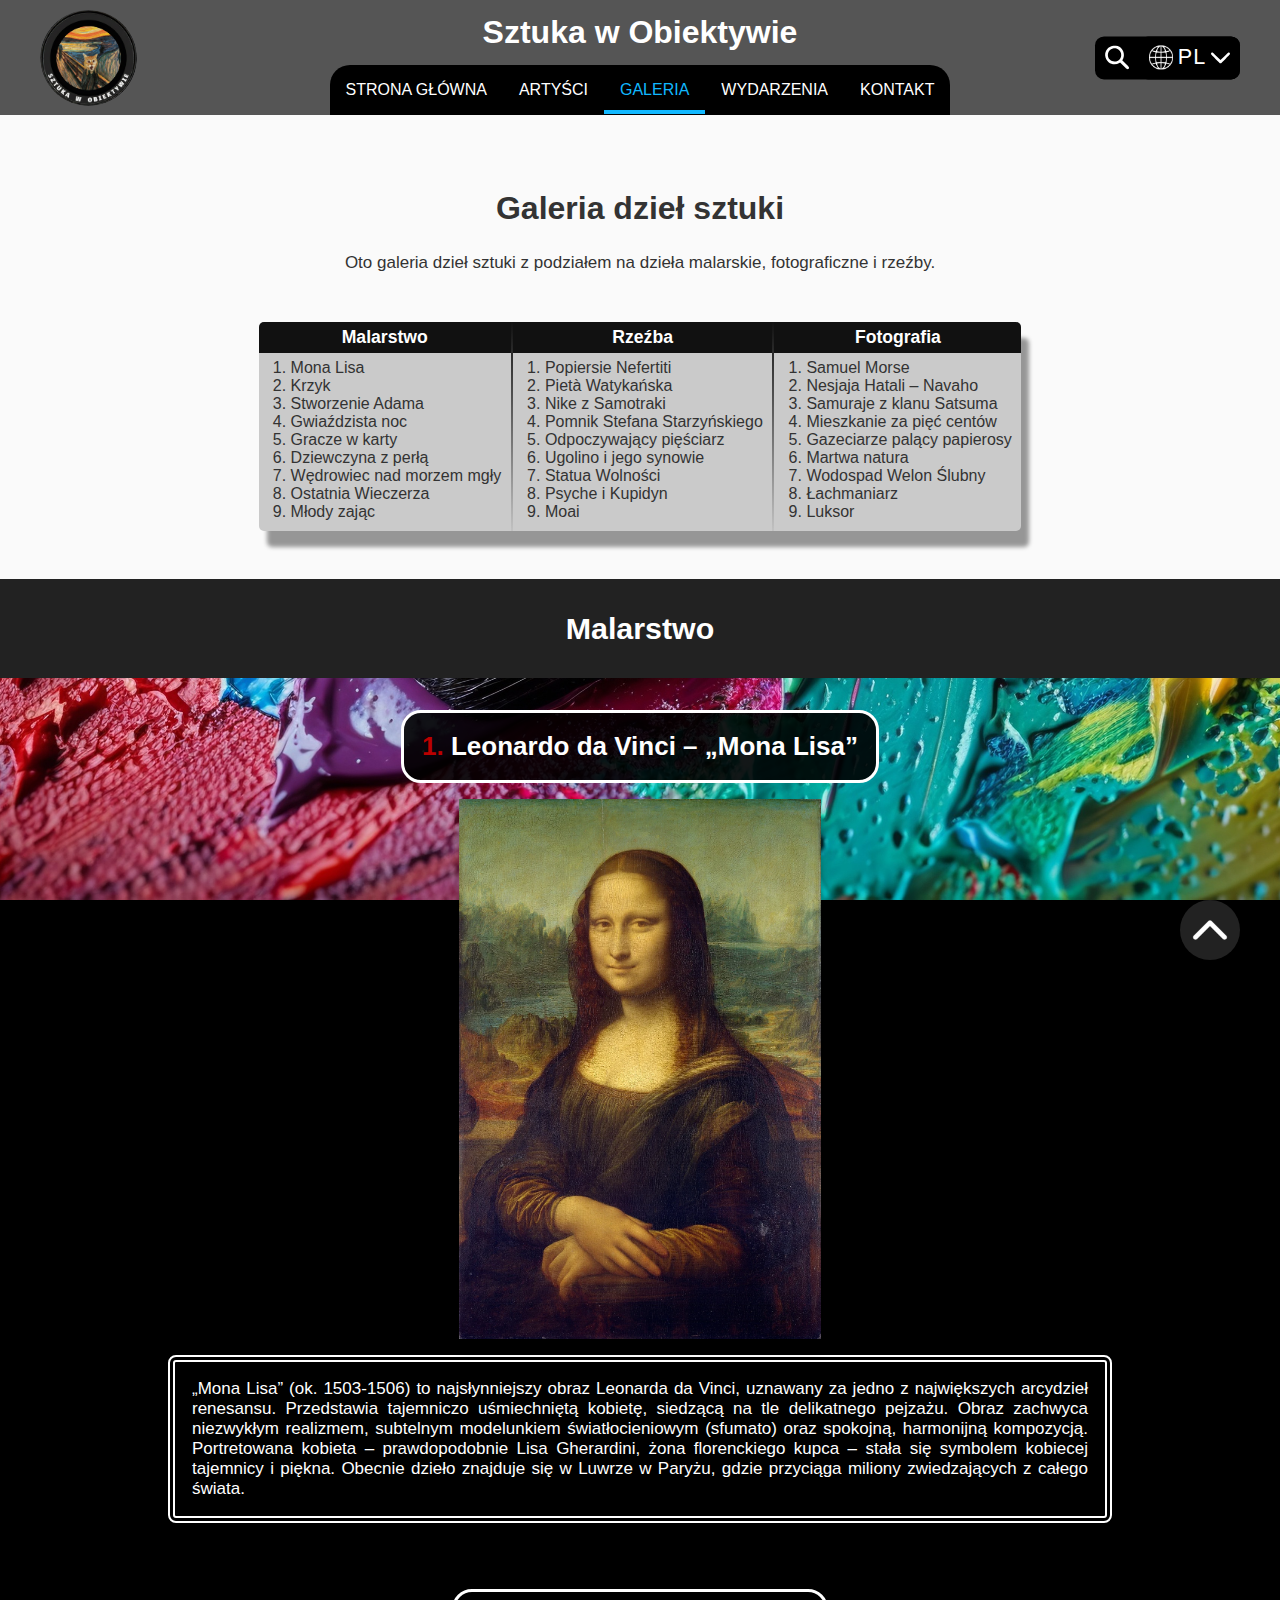
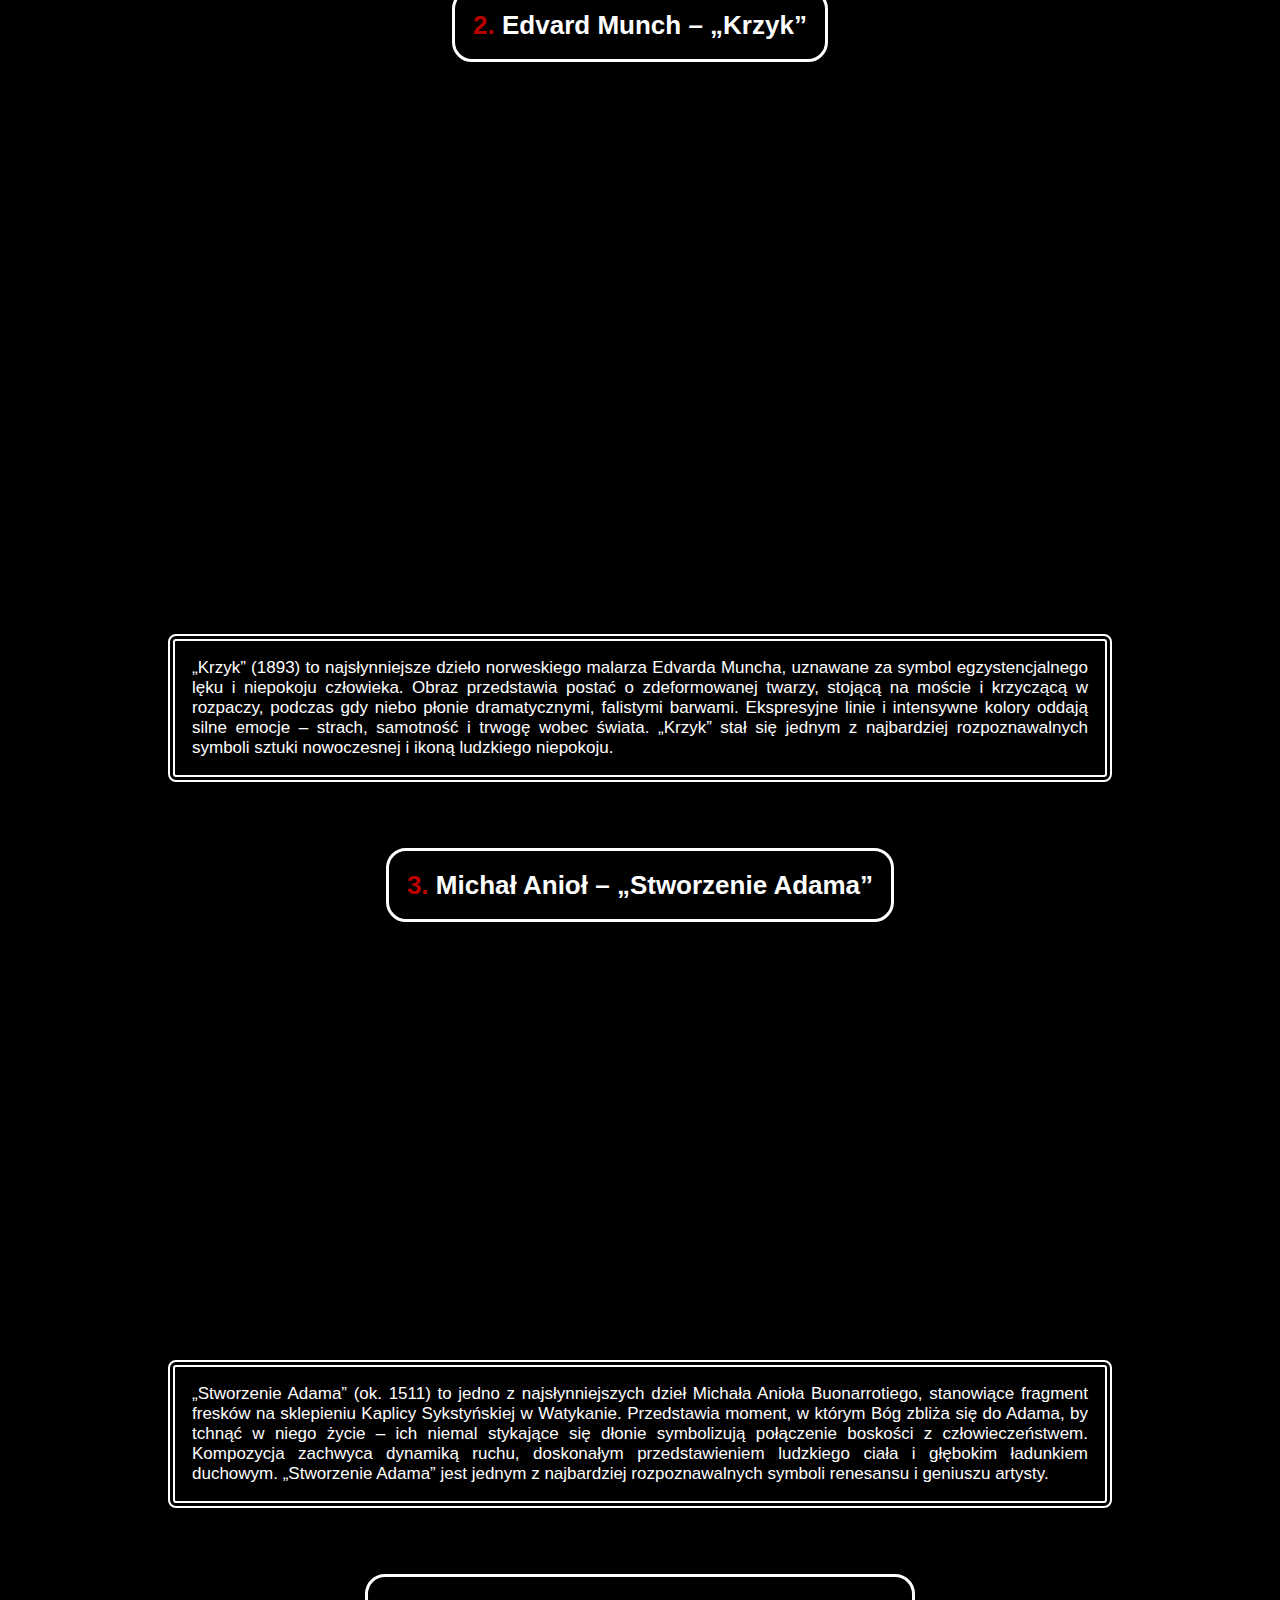
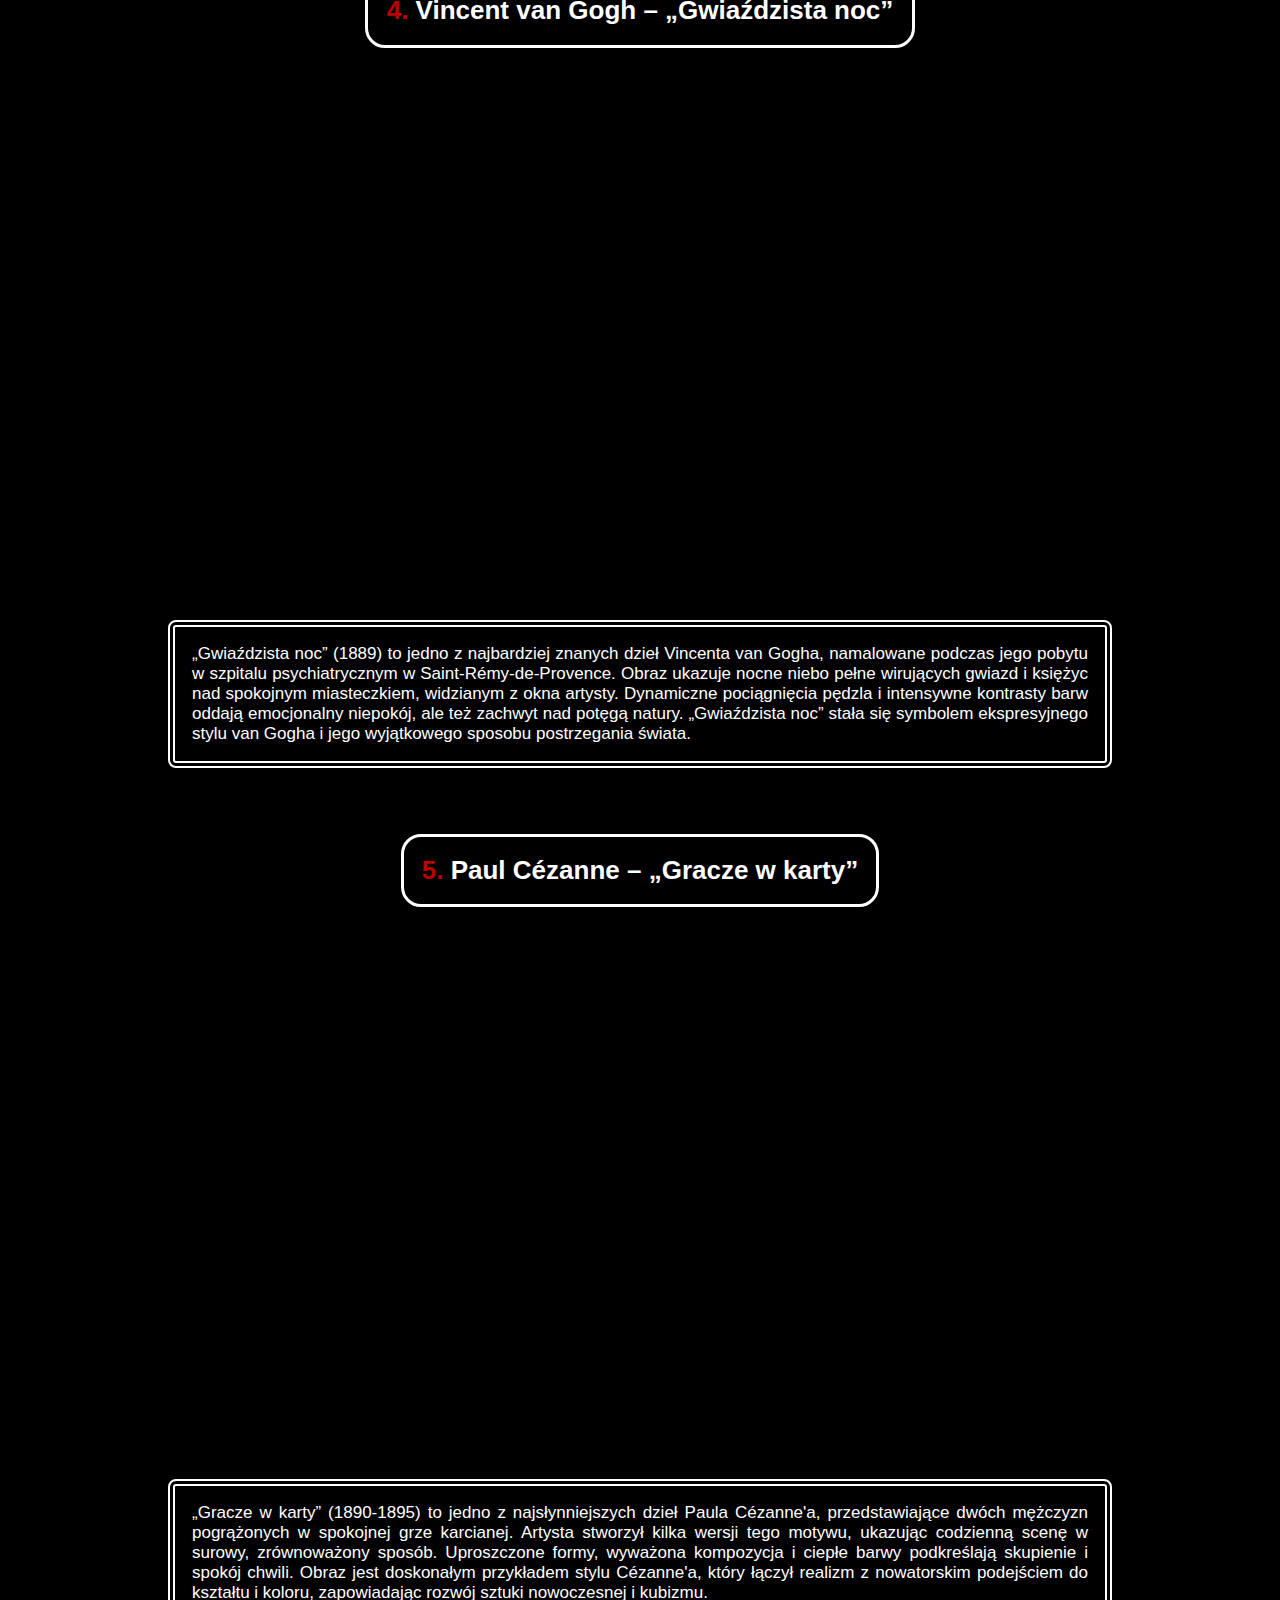
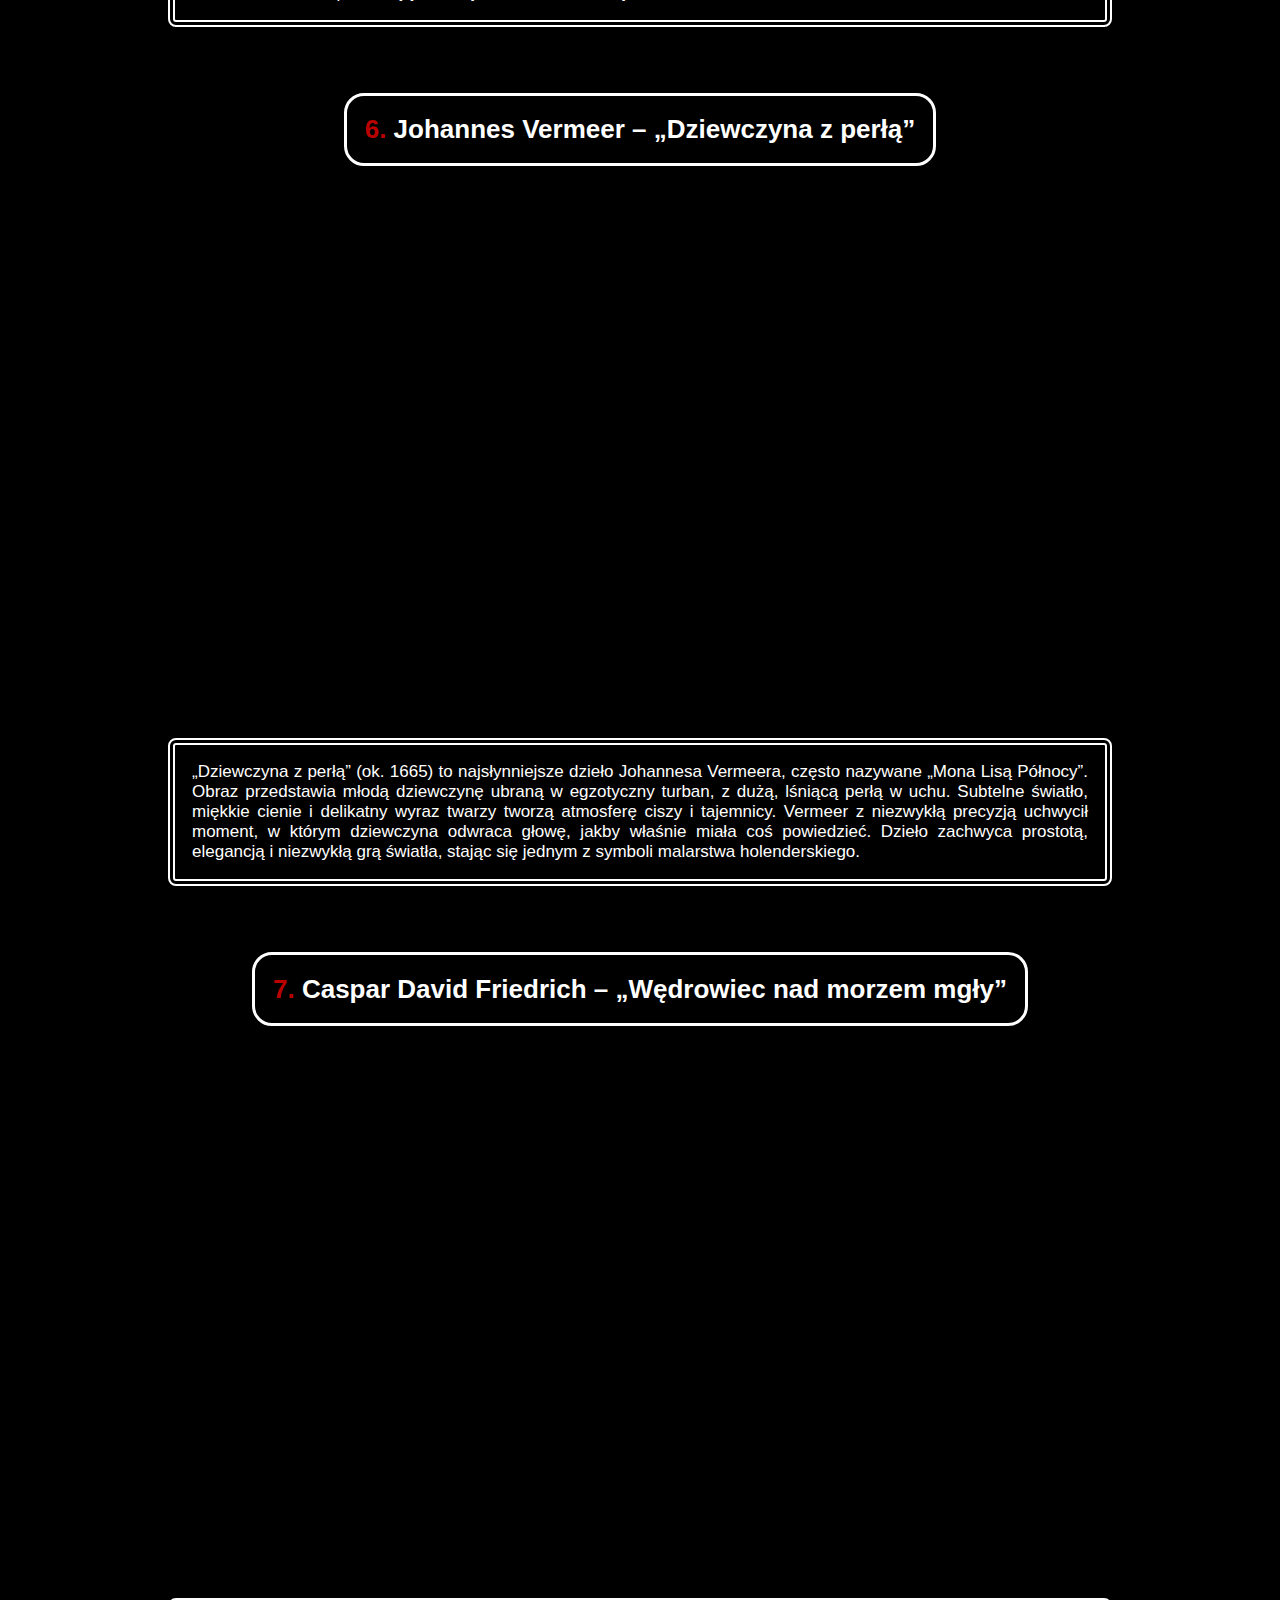
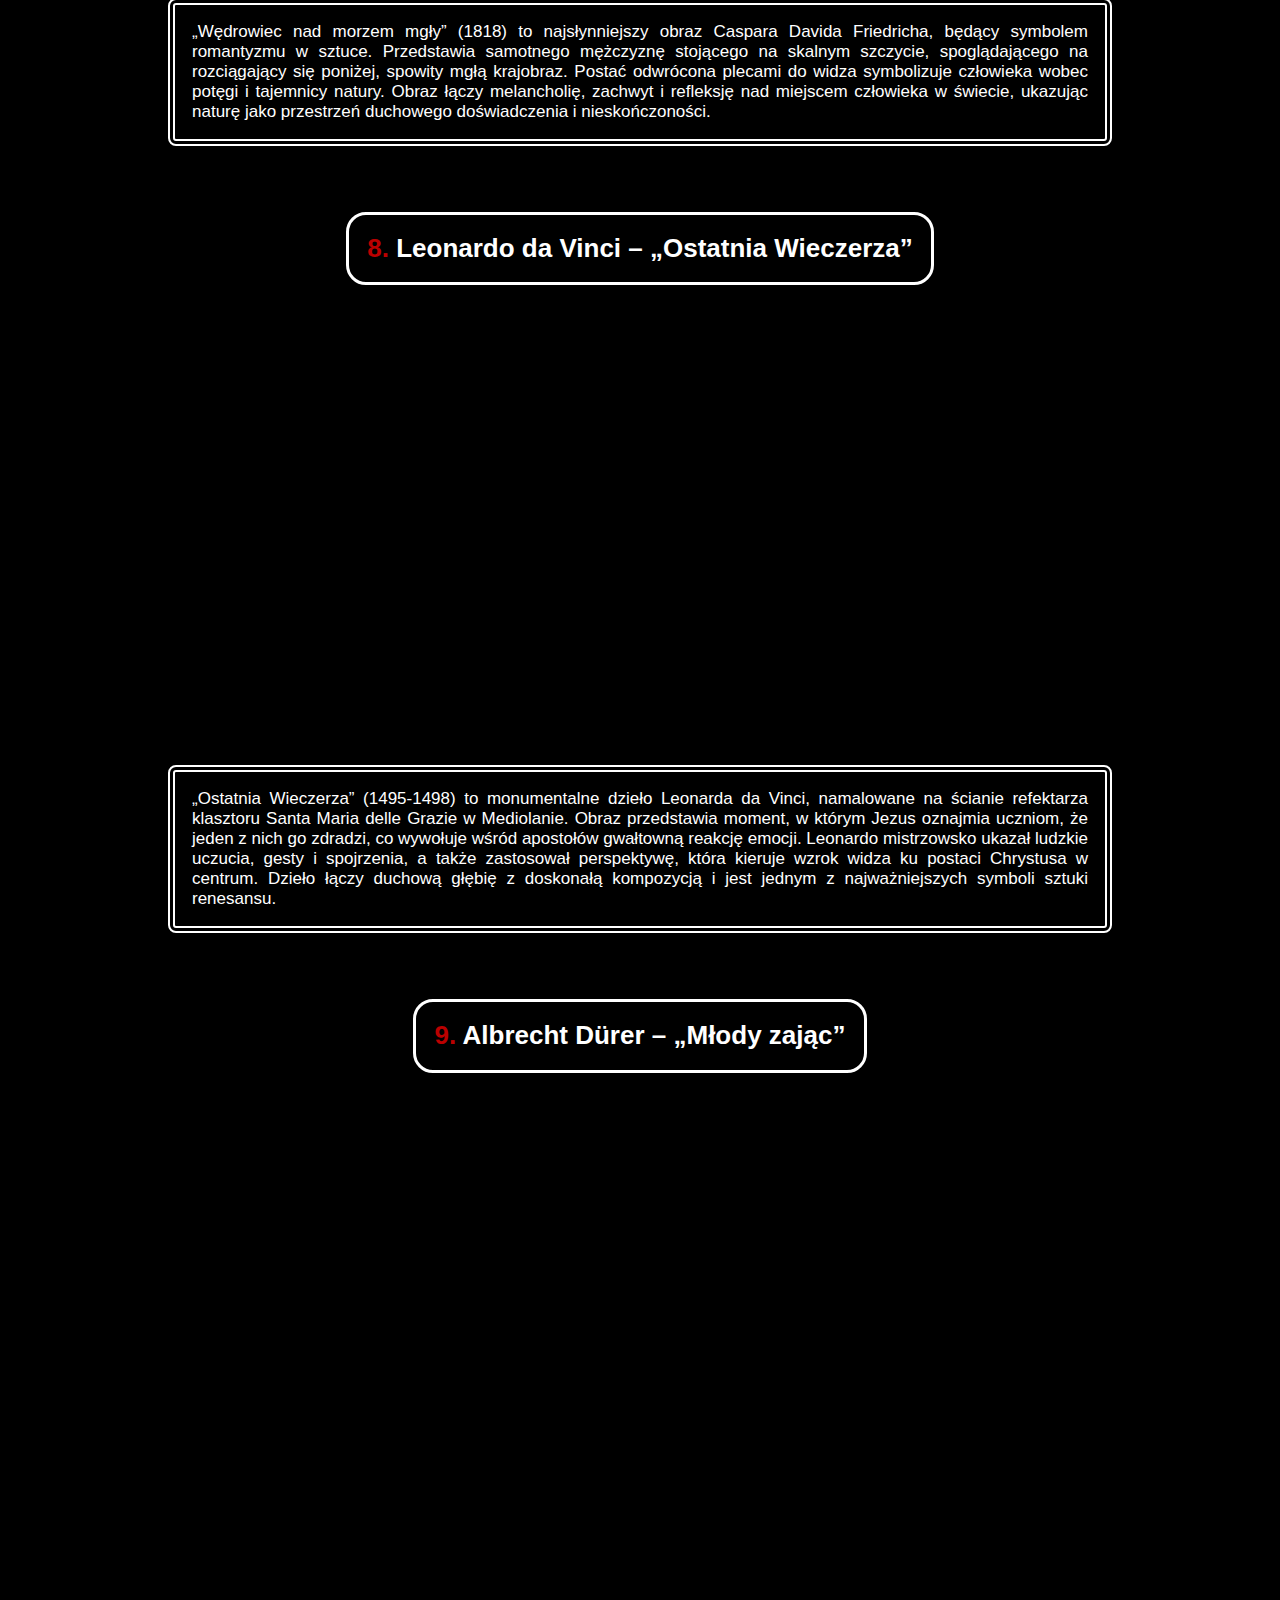
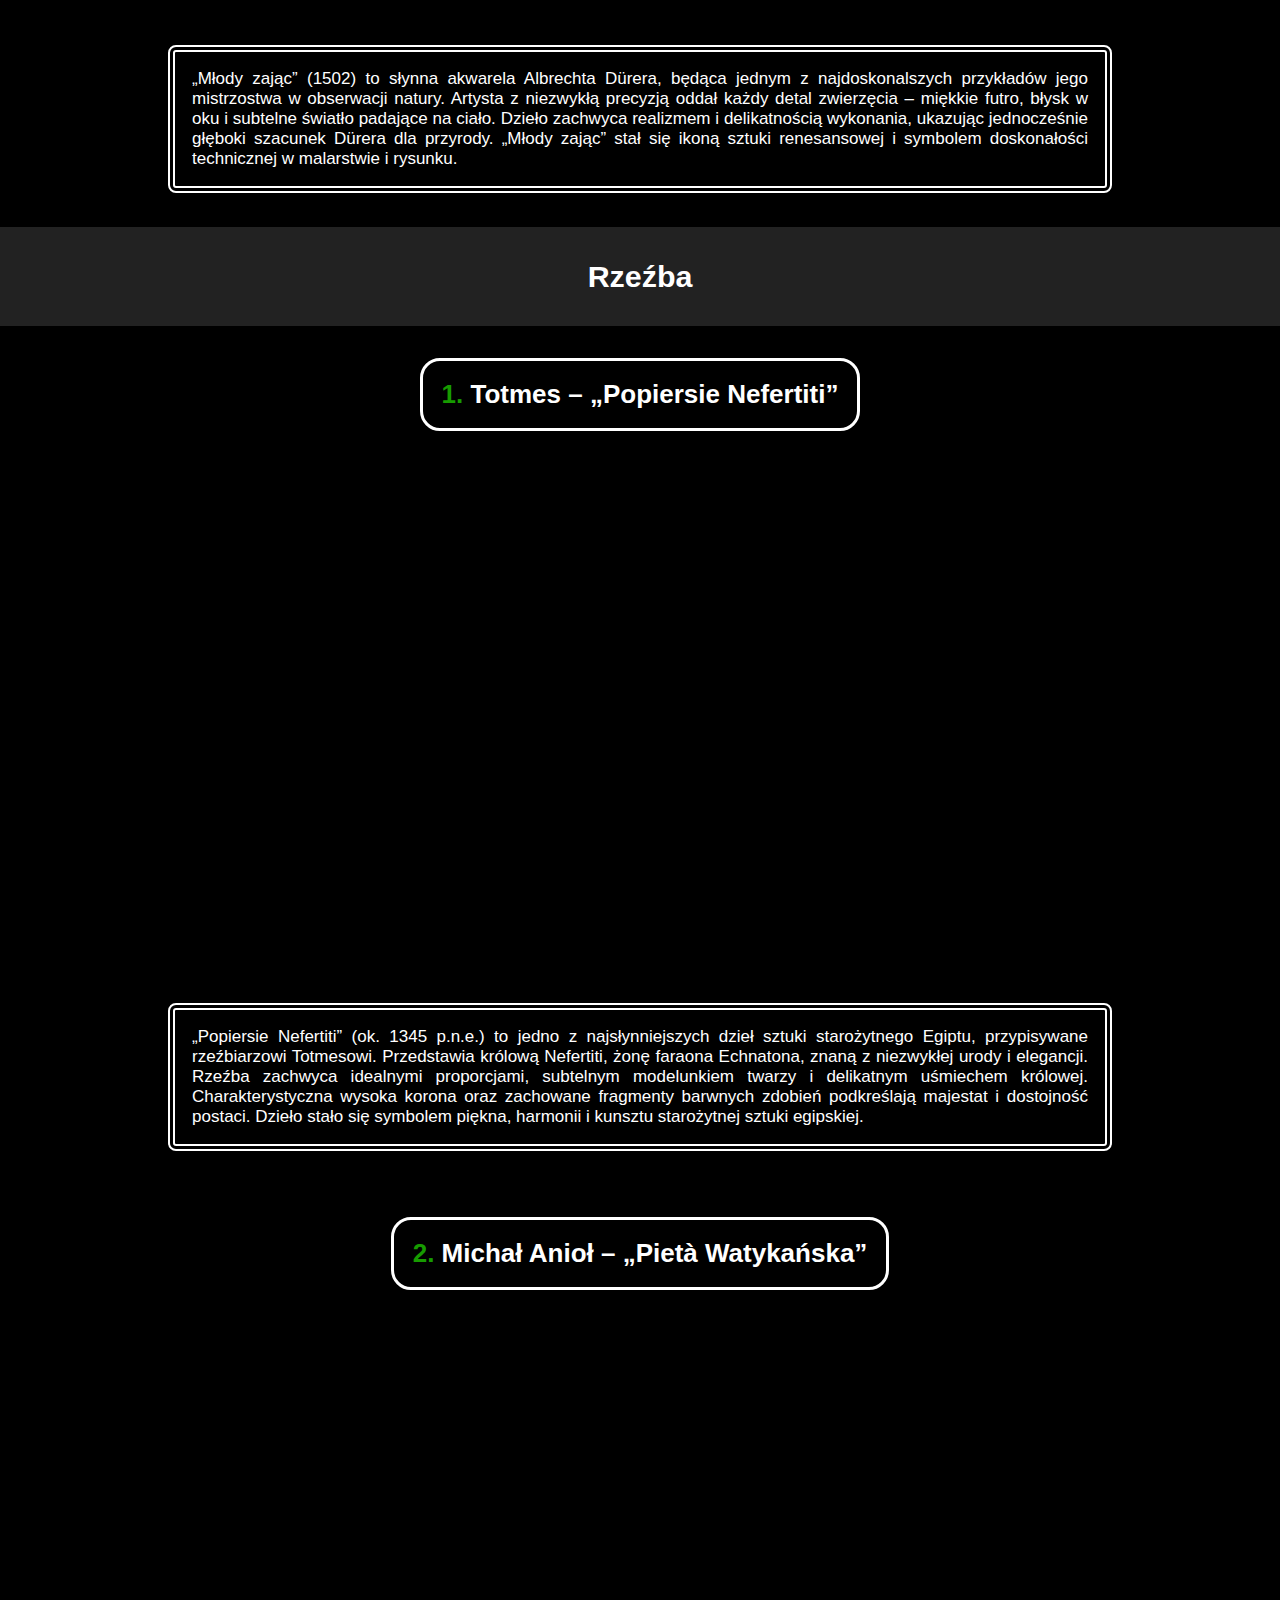
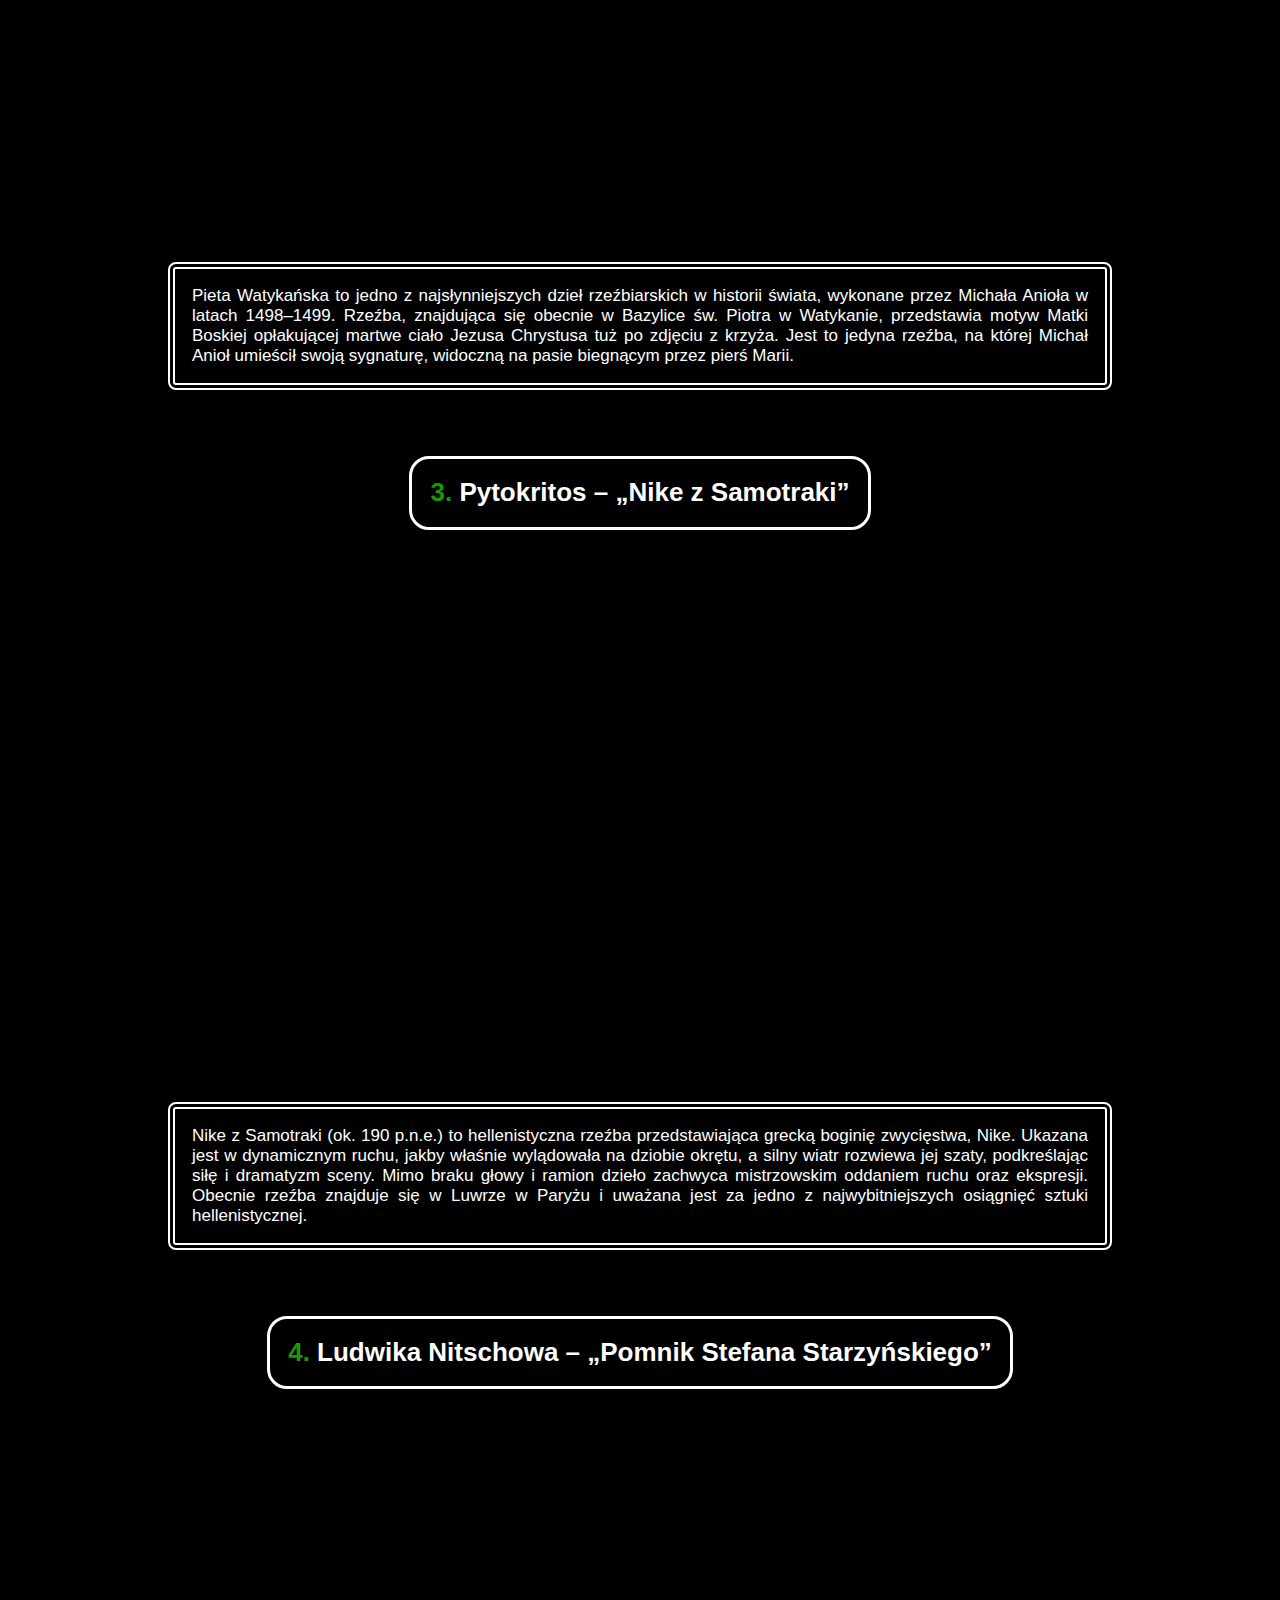
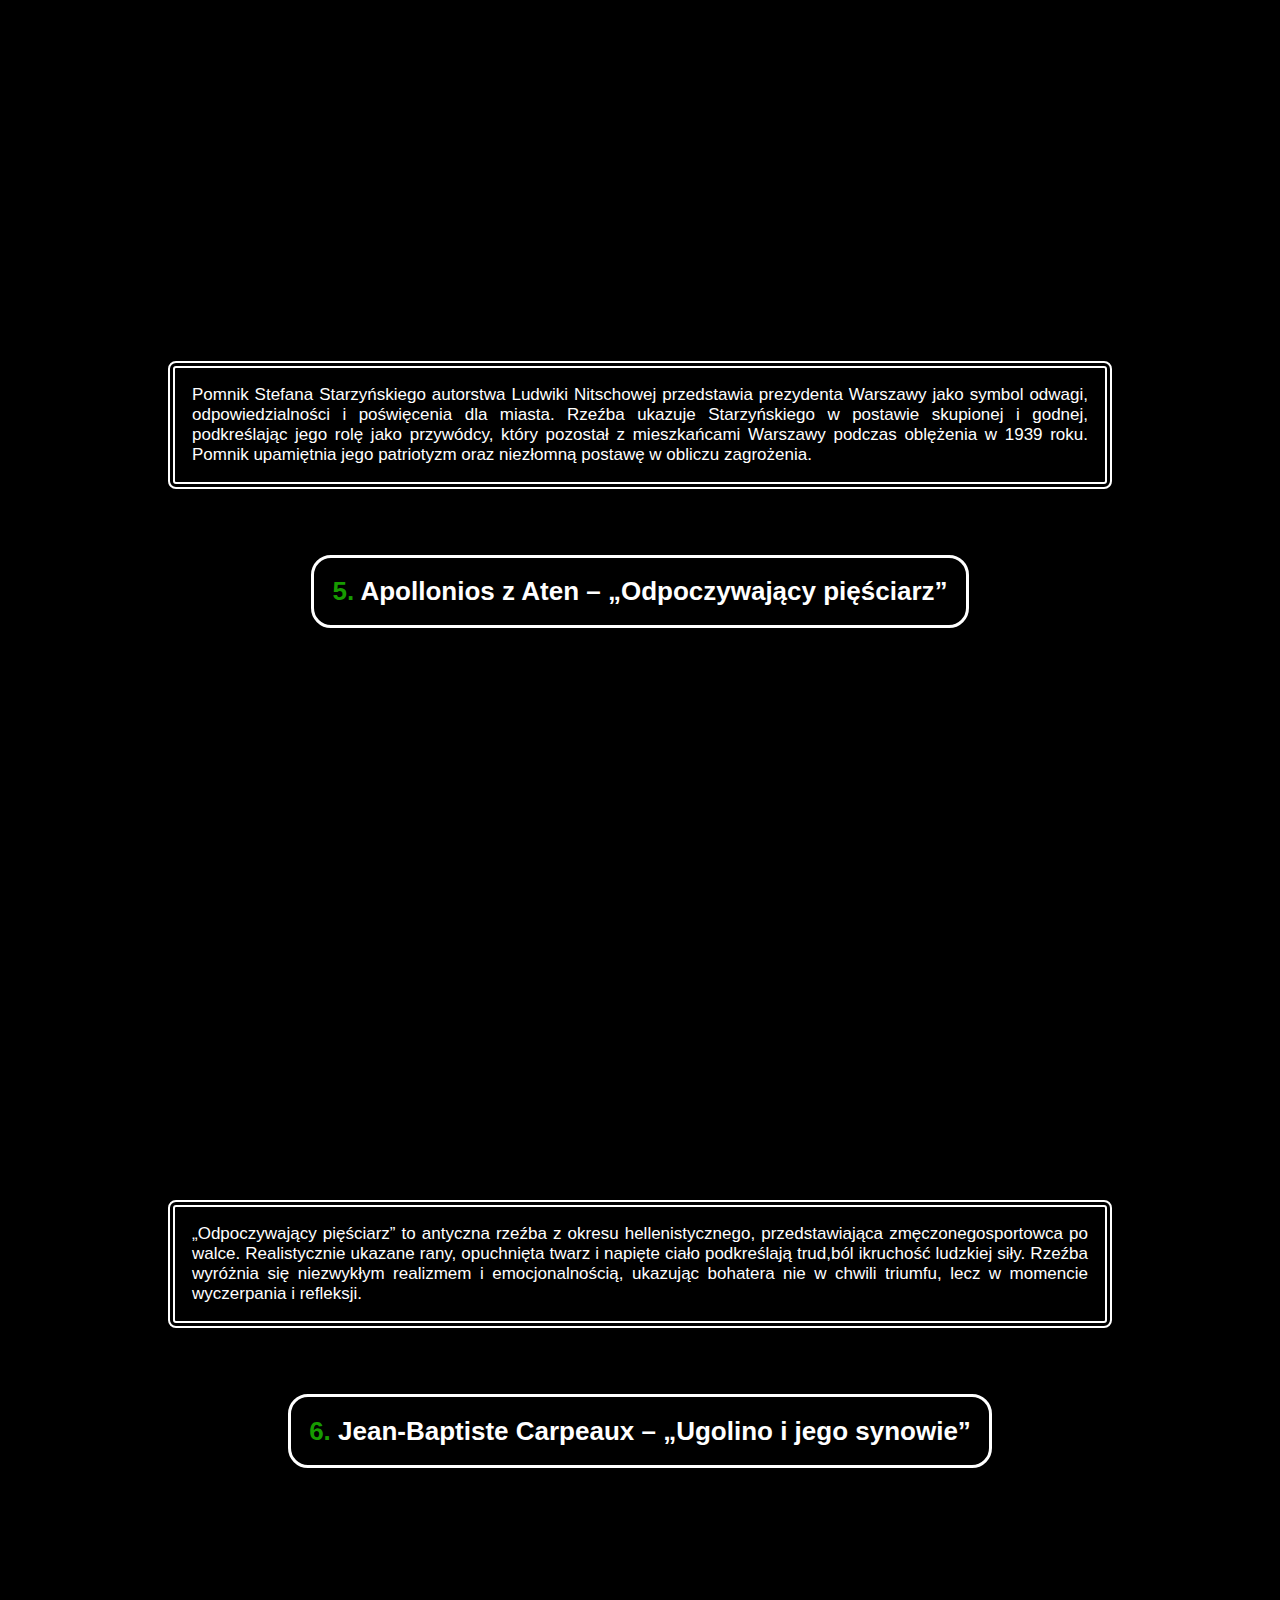
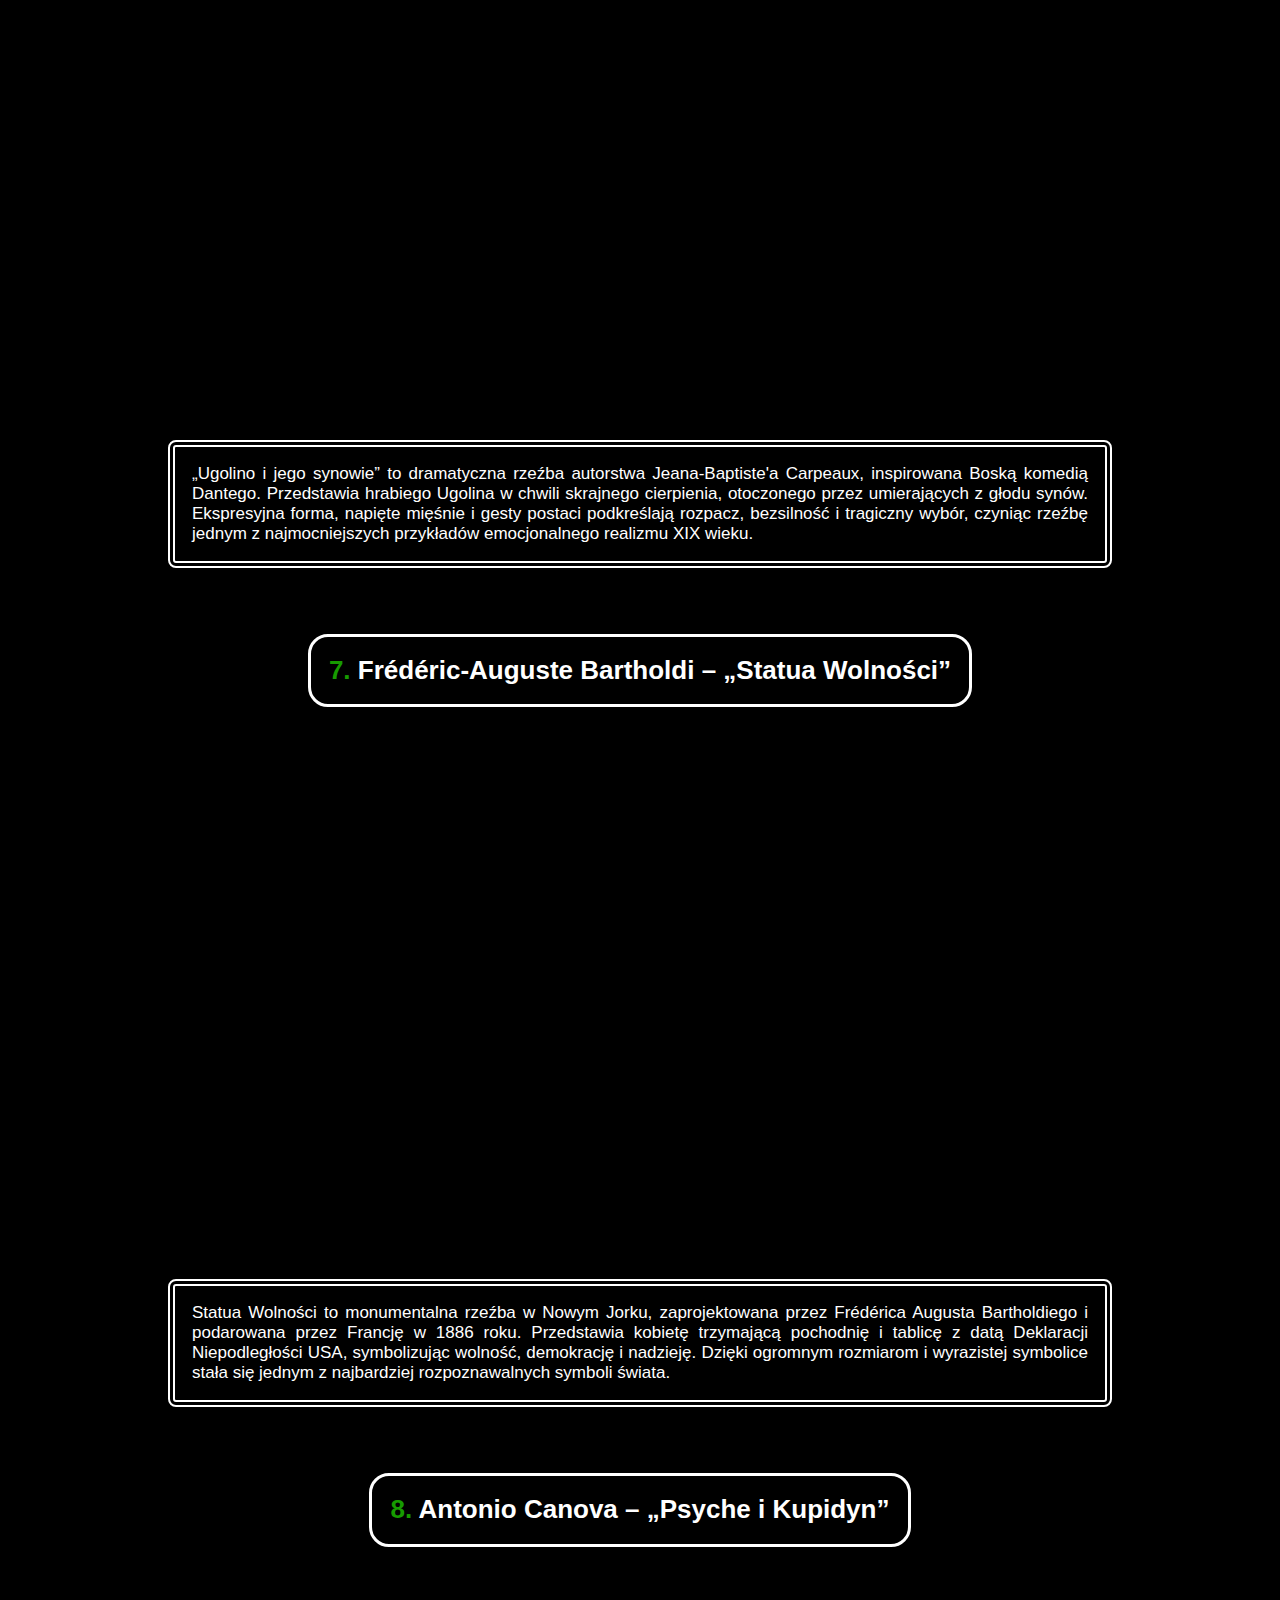
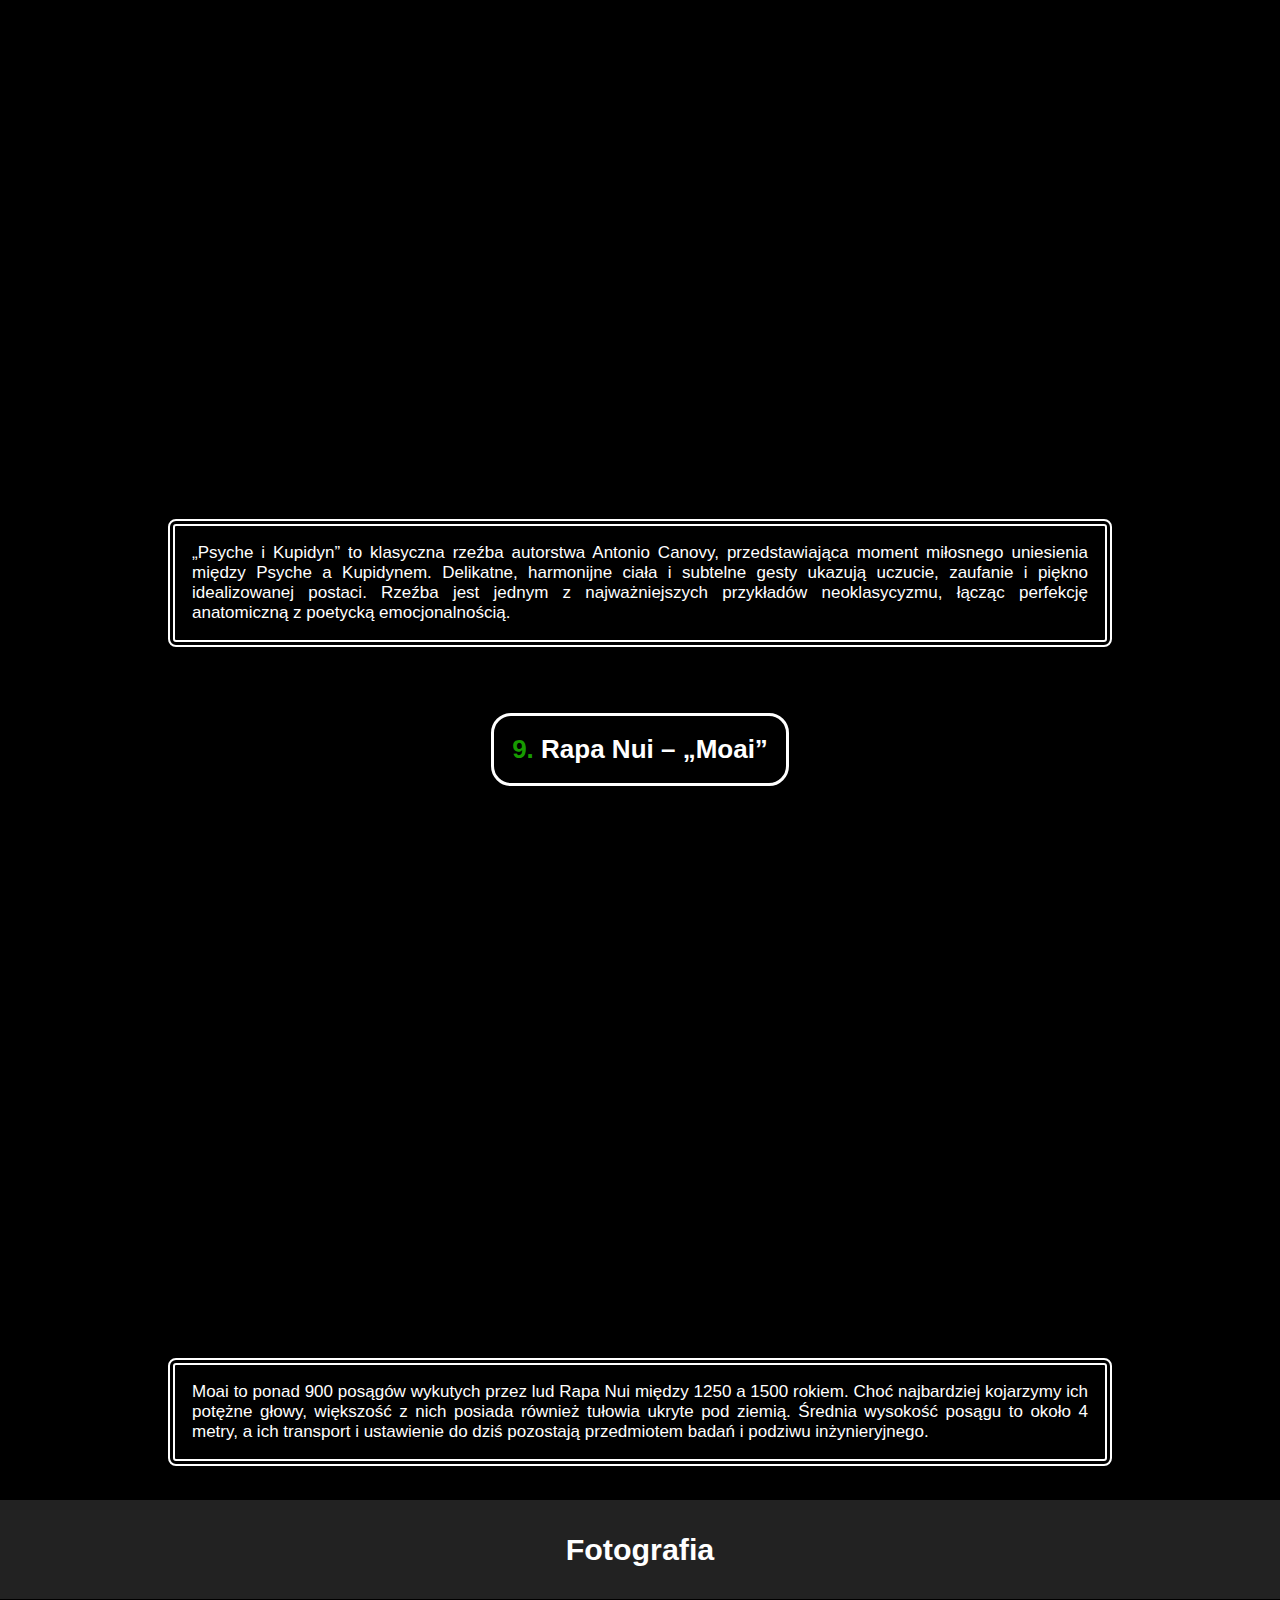
<file: galeria.html>
<!DOCTYPE html>
<html lang="pl">
<head>
    <meta charset="UTF-8">
    <meta name="viewport" content="width=device-width, initial-scale=1.0">
    <title>Galeria</title>
    <link rel="icon" type="image/png" href="img/logo.png">
    <link rel="stylesheet" href="style.css">

    <link rel="alternate" href="/galeria.html" hreflang="pl">
    <link rel="alternate" href="/en/gallery.html" hreflang="en">
</head>

<body>
    <header id="header">

        <div id="search_div_head">
            <button id="search_head-btn" title="Szukaj" aria-label="Szukaj">
                <svg xmlns="http://www.w3.org/2000/svg" viewBox="0 0 267.000000 265.000000"
                preserveAspectRatio="xMidYMid meet" id="search_head" aria-hidden="true">
                <g transform="translate(0.000000,265.000000) scale(0.100000,-0.100000)" fill="currentColor" stroke="none">
                <path d="M873 2626 c-534 -102 -902 -583 -852 -1116 26 -278 163 -538 376 -710 192 -155 407 -231 658 -231 194 0 368 47 527 142 l82 50 371 -370 c399 -399 392 -393 480 -377 40 8 99 55 121 97 18 36 18 112 0 147 -8 15 -177 189 -374 386 l-360 359 23 37 c254 402 210 915 -110 1267 -121 134 -310 248 -495 298 -119 33 -333 43 -447 21z m392 -316 c241 -76 420 -254 495 -495 33 -107 38 -265 11 -378 -53 -221 -193 -397 -395 -497 -108 -53 -197 -73 -326 -72 -207 0 -366 67 -515 217 -150 149 -217 308 -218 515 0 128 19 215 73 325 97 198 273 341 487 395 106 27 286 22 388 -10z"/></g></svg>
            </button>
        </div>

        <div class="logo-container">
            <a href="index.html" title="Strona główna">
              <img src="img/logo.png" alt="logo" class="logo">
            </a>
        </div>

        <div class="title-container">
            <h1 class="title"><a href="index.html" title="Strona główna">Sztuka w Obiektywie</a></h1>

            <button class="burger" id="burger" aria-label="Menu" aria-expanded="false">
              <span></span>
              <span></span>
              <span></span>
            </button>


            <nav class="main_nav">
                <ul>
                    <li><a href="index.html" title="Strona główna">Strona główna</a></li>
                    <li><a href="artysci.html" title="Artyści">Artyści</a></li>
                    <li><a href="galeria.html" title="Galeria" class="active">Galeria</a></li>
                    <li><a href="wydarzenia.html" title="Wydarzenia">Wydarzenia</a></li>
                    <li><a href="kontakt.html" title="Kontakt">Kontakt</a></li>
                </ul>
            </nav>

        </div>

        <div id="container">

          <div id="search_div_lang">
            <button id="search_lang-btn" title="Szukaj" aria-label="Szukaj">
                <svg xmlns="http://www.w3.org/2000/svg" viewBox="0 0 267.000000 265.000000"
                preserveAspectRatio="xMidYMid meet" id="search_lang" aria-hidden="true">
                <g transform="translate(0.000000,265.000000) scale(0.100000,-0.100000)" fill="currentColor" stroke="none">
                <path d="M873 2626 c-534 -102 -902 -583 -852 -1116 26 -278 163 -538 376 -710 192 -155 407 -231 658 -231 194 0 368 47 527 142 l82 50 371 -370 c399 -399 392 -393 480 -377 40 8 99 55 121 97 18 36 18 112 0 147 -8 15 -177 189 -374 386 l-360 359 23 37 c254 402 210 915 -110 1267 -121 134 -310 248 -495 298 -119 33 -333 43 -447 21z m392 -316 c241 -76 420 -254 495 -495 33 -107 38 -265 11 -378 -53 -221 -193 -397 -395 -497 -108 -53 -197 -73 -326 -72 -207 0 -366 67 -515 217 -150 149 -217 308 -218 515 0 128 19 215 73 325 97 198 273 341 487 395 106 27 286 22 388 -10z"/></g></svg> 
            </button>
          </div>

            <div id="lang-container">
                <img src="img/lang.png" alt="lang" id="lang">
                <div id="lang-text">PL</div>
                    <button id="lang-select-btn" title="Zmień język" aria-label="Zmień język">
                        <svg xmlns="http://www.w3.org/2000/svg" viewBox="0 0 300.000000 172.000000"
                        preserveAspectRatio="xMidYMid meet" id="lang-select" aria-hidden="true">
                        <g transform="translate(0.000000,172.000000) scale(0.100000,-0.100000)" fill="currentColor" stroke="none">
                        <path d="M125 1694 c-74 -38 -124 -115 -125 -190 0 -88 12 -101 712 -800 420 -418 676 -667 700 -677 46 -22 130 -22 176 0 24 10 280 259 700 677 700 699 712 712 712 800 -1 77 -65 169 -137 197 -38 14 -121 11 -161 -8 -24 -10 -252 -230 -619 -597 l-583 -581 -582 581 c-368 367 -596 587 -620 597 -45 21 -134 22 -173 1z"/></g></svg> 
                    </button>
                    
                <div id="lang-menu">
                    <p id="menu-title">Język</p>
                    <div id="menu-text" title="English">
                        <img src="img/en.png" alt="" aria-hidden="true" id="flag">
                        <span id="lang-shortcut">EN</span>
                    </div>
                </div>
            </div>

        </div>

        <form id="search_text" role="search">
          <svg xmlns="http://www.w3.org/2000/svg" viewBox="0 0 267.000000 265.000000"
          preserveAspectRatio="xMidYMid meet" id="search_icon" aria-hidden="true">
          <g transform="translate(0.000000,265.000000) scale(0.100000,-0.100000)" fill="currentColor" stroke="none">
          <path d="M873 2626 c-534 -102 -902 -583 -852 -1116 26 -278 163 -538 376 -710 192 -155 407 -231 658 -231 194 0 368 47 527 142 l82 50 371 -370 c399 -399 392 -393 480 -377 40 8 99 55 121 97 18 36 18 112 0 147 -8 15 -177 189 -374 386 l-360 359 23 37 c254 402 210 915 -110 1267 -121 134 -310 248 -495 298 -119 33 -333 43 -447 21z m392 -316 c241 -76 420 -254 495 -495 33 -107 38 -265 11 -378 -53 -221 -193 -397 -395 -497 -108 -53 -197 -73 -326 -72 -207 0 -366 67 -515 217 -150 149 -217 308 -218 515 0 128 19 215 73 325 97 198 273 341 487 395 106 27 286 22 388 -10z"/></g></svg>
          
          <input type="text" id="search" aria-label="Szukaj" placeholder="Szukaj" maxlength="60" tabindex="0">

          <button id="search_close_btn" type="button" title="Zamknij" aria-label="Zamknij">
              <svg xmlns="http://www.w3.org/2000/svg" viewBox="0 0 117.000000 117.000000"
              preserveAspectRatio="xMidYMid meet" id="search_close" aria-hidden="true">
              <g transform="translate(0.000000,117.000000) scale(0.100000,-0.100000)" fill="currentColor" stroke="none">
              <path d="M37 1132 l-37 -37 255 -255 255 -255 -255 -255 -255 -256 38 -37 37 -37 255 255 255 255 255 -255 256 -255 37 38 37 37 -255 255 -255 255 255 255 255 256 -38 37 -37 37 -255 -255 -255 -255 -255 255 -256 255 -37 -38z"/></g></svg>
          </button>
          
          <div id="tr"></div>
        </form>

        <div id="search_results">
          
            <div id="results"></div>
          
            <button id="inner_search_close_btn" title="Zamknij" aria-label="Zamknij">
                <svg xmlns="http://www.w3.org/2000/svg" viewBox="0 0 117.000000 117.000000"
                preserveAspectRatio="xMidYMid meet" id="inner_search_close" aria-hidden="true">
                <g transform="translate(0.000000,117.000000) scale(0.100000,-0.100000)" fill="currentColor" stroke="none">
                <path d="M37 1132 l-37 -37 255 -255 255 -255 -255 -255 -255 -256 38 -37 37 -37 255 255 255 255 255 -255 256 -255 37 38 37 37 -255 255 -255 255 255 255 255 256 -38 37 -37 37 -255 -255 -255 -255 -255 255 -256 255 -37 -38z"/></g></svg>
          </button>
        </div>

    </header>

    <main class="galeria">

        <h2>Galeria dzieł sztuki</h2>
        <p>Oto galeria dzieł sztuki z podziałem na dzieła malarskie, fotograficzne i rzeźby.</p>

    </main>

    <nav id="spis">
        <div class="box" id="b1">
            <h3><a href="#Malarstwo">Malarstwo</a></h3>
            <ol>
                <li><a href="#Mona_Lisa">Mona Lisa</a></li>
                <li><a href="#Krzyk">Krzyk</a></li>
                <li><a href="#Stworzenie_Adama">Stworzenie Adama</a></li>
                <li><a href="#Gwiaździsta_noc">Gwiaździsta noc</a></li>
                <li><a href="#Gracze_w_karty">Gracze w karty</a></li>
                <li><a href="#Dziewczyna_z_perłą">Dziewczyna z perłą</a></li>
                <li><a href="#Wędrowiec_nad_morzem_mgły">Wędrowiec nad morzem mgły</a></li>
                <li><a href="#Ostatnia_Wieczerza">Ostatnia Wieczerza</a></li>
                <li><a href="#Młody_zając">Młody zając</a></li>
            </ol>
        </div>
        <div class="box" id="b2">
            <h3><a href="#Rzeźba">Rzeźba</a></h3>
            <ol>
                <li><a href="#Popiersie_Nefertiti">Popiersie Nefertiti</a></li>
                <li><a href="#Pietà_Watykańska">Pietà Watykańska</a></li>
                <li><a href="#Nike_z_Samotraki">Nike z Samotraki</a></li>
                <li><a href="#Pomnik_Stefana_Starzyńskiego">Pomnik Stefana Starzyńskiego</a></li>
                <li><a href="#Odpoczywający_pięściarz">Odpoczywający pięściarz</a></li>
                <li><a href="#Ugolino_i_jego_synowie">Ugolino i jego synowie</a></li>
                <li><a href="#Statua_Wolności">Statua Wolności</a></li>
                <li><a href="#Psyche_i_Kupidyn">Psyche i Kupidyn</a></li>
                <li><a href="#Moai">Moai</a></li>
            </ol>
        </div>
        <div class="box" id="b3">
        <h3><a href="#Fotografia">Fotografia</a></h3>
            <ol>
                <li><a href="#Samuel_Morse">Samuel Morse</a></li>
                <li><a href="#Nesjaja_Hatali_–_Navaho">Nesjaja Hatali – Navaho</a></li>
                <li><a href="#Samuraje_z_klanu_Satsuma">Samuraje z klanu Satsuma</a></li>
                <li><a href="#Mieszkanie_za_pięć_centów">Mieszkanie za pięć centów</a></li>
                <li><a href="#Gazeciarze_palący_papierosy">Gazeciarze palący papierosy</a></li>
                <li><a href="#Martwa_natura">Martwa natura</a></li>
                <li><a href="#Wodospad_Welon_Ślubny">Wodospad Welon Ślubny</a></li>
                <li><a href="#Łachmaniarz">Łachmaniarz</a></li>
                <li><a href="#Luksor">Luksor</a></li>
            </ol>
        </div>
    </nav>

    <section id="Malarstwo" class="search-item">
        <h2>Malarstwo</h2>

        <article id="Mona_Lisa" class="gallery-article search-item">
            <h3 class="gallery_artist">
                <a href="artysci.html#Leonardo_da_Vinci" class="artist-link">Leonardo da Vinci</a> – „Mona Lisa”
            </h3>
            <img src="img/o1.webp" alt="Mona Lisa" title="Mona Lisa" class="gallery" tabindex="0">
            <p class="opis">„Mona Lisa” (ok. 1503-1506) to najsłynniejszy obraz Leonarda da Vinci,
            uznawany za jedno z największych arcydzieł renesansu. Przedstawia tajemniczo uśmiechniętą kobietę,
            siedzącą na tle delikatnego pejzażu. Obraz zachwyca niezwykłym realizmem, subtelnym modelunkiem
            światłocieniowym (sfumato) oraz spokojną, harmonijną kompozycją. Portretowana kobieta – prawdopodobnie
            Lisa Gherardini, żona florenckiego kupca – stała się symbolem kobiecej tajemnicy i piękna.
            Obecnie dzieło znajduje się w Luwrze w Paryżu, gdzie przyciąga miliony zwiedzających z całego świata.</p>
        </article>

        <article id="Krzyk" class="gallery-article search-item">
            <h3 class="gallery_artist">
                <a href="artysci.html#Edvard_Munch" class="artist-link">Edvard Munch</a> – „Krzyk”
            </h3>
            <img src="img/o2.jpg" alt="Krzyk" title="Krzyk" class="gallery" tabindex="0">
            <p class="opis">„Krzyk” (1893) to najsłynniejsze dzieło norweskiego malarza Edvarda Muncha,
            uznawane za symbol egzystencjalnego lęku i niepokoju człowieka. Obraz przedstawia postać
            o zdeformowanej twarzy, stojącą na moście i krzyczącą w rozpaczy, podczas gdy niebo płonie dramatycznymi,
            falistymi barwami. Ekspresyjne linie i intensywne kolory oddają silne emocje – strach,
            samotność i trwogę wobec świata. „Krzyk” stał się jednym z najbardziej rozpoznawalnych symboli sztuki
            nowoczesnej i ikoną ludzkiego niepokoju.</p>
        </article>

        <article id="Stworzenie_Adama" class="gallery-article search-item">
            <h3 class="gallery_artist">
                <a href="artysci.html#Michał_Anioł" class="artist-link">Michał Anioł</a> – „Stworzenie Adama”
            </h3>
            <img src="img/o3.jpg" alt="Stworzenie Adama" title="Stworzenie Adama" class="gallery" tabindex="0">
            <p class="opis">„Stworzenie Adama” (ok. 1511) to jedno z najsłynniejszych dzieł Michała Anioła Buonarrotiego,
            stanowiące fragment fresków na sklepieniu Kaplicy Sykstyńskiej w Watykanie. Przedstawia moment, w którym
            Bóg zbliża się do Adama, by tchnąć w niego życie – ich niemal stykające się dłonie symbolizują połączenie
            boskości z człowieczeństwem. Kompozycja zachwyca dynamiką ruchu, doskonałym przedstawieniem ludzkiego
            ciała i głębokim ładunkiem duchowym. „Stworzenie Adama” jest jednym z najbardziej rozpoznawalnych symboli
            renesansu i geniuszu artysty.</p>
        </article>

        <article id="Gwiaździsta_noc" class="gallery-article search-item">
            <h3 class="gallery_artist">
                <a href="artysci.html#Vincent_van_Gogh" class="artist-link">Vincent van Gogh</a> – „Gwiaździsta noc”
            </h3>
            <img src="img/o4.jpg" alt="Gwiaździsta noc" title="Gwiaździsta noc" class="gallery" tabindex="0">
            <p class="opis">„Gwiaździsta noc” (1889) to jedno z najbardziej znanych dzieł Vincenta van Gogha,
            namalowane podczas jego pobytu w szpitalu psychiatrycznym w Saint-Rémy-de-Provence. Obraz ukazuje
            nocne niebo pełne wirujących gwiazd i księżyc nad spokojnym miasteczkiem, widzianym z okna artysty.
            Dynamiczne pociągnięcia pędzla i intensywne kontrasty barw oddają emocjonalny niepokój, ale też zachwyt
            nad potęgą natury. „Gwiaździsta noc” stała się symbolem ekspresyjnego stylu van Gogha i jego wyjątkowego
            sposobu postrzegania świata.</p>
        </article>

        <article id="Gracze_w_karty" class="gallery-article search-item">
            <h3 class="gallery_artist">
                <a href="artysci.html#Paul_Cézanne" class="artist-link">Paul Cézanne</a> – „Gracze w karty”
            </h3>
            <img src="img/o6.jpg" alt="Gracze w karty" title="Gracze w karty" class="gallery" tabindex="0">
            <p class="opis">„Gracze w karty” (1890-1895) to jedno z najsłynniejszych dzieł Paula Cézanne'a,
            przedstawiające dwóch mężczyzn pogrążonych w spokojnej grze karcianej. Artysta stworzył kilka
            wersji tego motywu, ukazując codzienną scenę w surowy, zrównoważony sposób. Uproszczone formy,
            wyważona kompozycja i ciepłe barwy podkreślają skupienie i spokój chwili. Obraz jest doskonałym
            przykładem stylu Cézanne'a, który łączył realizm z nowatorskim podejściem do kształtu i koloru,
            zapowiadając rozwój sztuki nowoczesnej i kubizmu.</p>
        </article>

        <article id="Dziewczyna_z_perłą" class="gallery-article search-item">
            <h3 class="gallery_artist">
                <a href="artysci.html#Johannes_Vermeer" class="artist-link">Johannes Vermeer</a> – „Dziewczyna z perłą”
            </h3>
            <img src="img/o7.jpg" alt="Dziewczyna z Perłą" title="Dziewczyna z Perłą" class="gallery" tabindex="0">
            <p class="opis">„Dziewczyna z perłą” (ok. 1665) to najsłynniejsze dzieło Johannesa Vermeera, często
            nazywane „Mona Lisą Północy”. Obraz przedstawia młodą dziewczynę ubraną w egzotyczny turban,
            z dużą, lśniącą perłą w uchu. Subtelne światło, miękkie cienie i delikatny wyraz twarzy tworzą
            atmosferę ciszy i tajemnicy. Vermeer z niezwykłą precyzją uchwycił moment, w którym dziewczyna
            odwraca głowę, jakby właśnie miała coś powiedzieć. Dzieło zachwyca prostotą, elegancją i niezwykłą
            grą światła, stając się jednym z symboli malarstwa holenderskiego.</p>
        </article>

        <article id="Wędrowiec_nad_morzem_mgły" class="gallery-article search-item">
            <h3 class="gallery_artist">
                <a href="artysci.html#Caspar_David_Friedrich" class="artist-link">Caspar David Friedrich</a>
                – „Wędrowiec nad morzem mgły”
            </h3>
            <img src="img/o8.jpeg" alt="Wędrowiec nad morzem mgły" title="Wędrowiec nad morzem mgły" class="gallery"
            tabindex="0">
            <p class="opis">„Wędrowiec nad morzem mgły” (1818) to najsłynniejszy obraz Caspara Davida Friedricha,
            będący symbolem romantyzmu w sztuce. Przedstawia samotnego mężczyznę stojącego na skalnym szczycie,
            spoglądającego na rozciągający się poniżej, spowity mgłą krajobraz. Postać odwrócona plecami do widza
            symbolizuje człowieka wobec potęgi i tajemnicy natury. Obraz łączy melancholię, zachwyt i refleksję nad
            miejscem człowieka w świecie, ukazując naturę jako przestrzeń duchowego doświadczenia i nieskończoności.</p>
        </article>

        <article id="Ostatnia_Wieczerza" class="gallery-article search-item">
            <h3 class="gallery_artist">
                <a href="artysci.html#Leonardo_da_Vinci" class="artist-link">Leonardo da Vinci</a> – „Ostatnia Wieczerza”
            </h3>
            <img src="img/o9.jpg" alt="Ostatnia Wieczerza" title="Ostatnia Wieczerza" class="gallery" tabindex="0">
            <p class="opis">„Ostatnia Wieczerza” (1495-1498) to monumentalne dzieło Leonarda da Vinci,
            namalowane na ścianie refektarza klasztoru Santa Maria delle Grazie w Mediolanie. Obraz przedstawia
            moment, w którym Jezus oznajmia uczniom, że jeden z nich go zdradzi, co wywołuje wśród apostołów gwałtowną
            reakcję emocji. Leonardo mistrzowsko ukazał ludzkie uczucia, gesty i spojrzenia, a także zastosował
            perspektywę, która kieruje wzrok widza ku postaci Chrystusa w centrum. Dzieło łączy duchową głębię z
            doskonałą kompozycją i jest jednym z najważniejszych symboli sztuki renesansu.</p>
        </article>

        <article id="Młody_zając" class="gallery-article search-item">
            <h3 class="gallery_artist">
                <a href="artysci.html#Albrecht_Dürer" class="artist-link">Albrecht Dürer</a> – „Młody zając”
            </h3>
            <img src="img/o10.jpg" alt="Młody zając" title="Młody zając" class="gallery" tabindex="0">
            <p class="opis">„Młody zając” (1502) to słynna akwarela Albrechta Dürera, będąca jednym z najdoskonalszych
            przykładów jego mistrzostwa w obserwacji natury. Artysta z niezwykłą precyzją oddał każdy detal
            zwierzęcia – miękkie futro, błysk w oku i subtelne światło padające na ciało. Dzieło zachwyca realizmem
            i delikatnością wykonania, ukazując jednocześnie głęboki szacunek Dürera dla przyrody. „Młody zając”
            stał się ikoną sztuki renesansowej i symbolem doskonałości technicznej w malarstwie i rysunku.</p>
        </article>
    </section>

    <section id="Rzeźba" class="search-item">
        <h2>Rzeźba</h2>

        <article id="Popiersie_Nefertiti" class="gallery-article search-item">
            <h3 class="gallery_artist">
                <a href="artysci.html#Totmes" class="artist-link">Totmes</a> – „Popiersie Nefertiti”
            </h3>
            <img src="img/nef.jpg" alt="Popiersie Nefertiti" title="Popiersie Nefertiti" class="gallery" tabindex="0">
            <p class="opis">„Popiersie Nefertiti” (ok. 1345 p.n.e.) to jedno z najsłynniejszych dzieł sztuki starożytnego
            Egiptu, przypisywane rzeźbiarzowi Totmesowi. Przedstawia królową Nefertiti, żonę faraona Echnatona, znaną
            z niezwykłej urody i elegancji. Rzeźba zachwyca idealnymi proporcjami, subtelnym modelunkiem twarzy
            i delikatnym uśmiechem królowej. Charakterystyczna wysoka korona oraz zachowane fragmenty barwnych
            zdobień podkreślają majestat i dostojność postaci. Dzieło stało się symbolem piękna, harmonii i kunsztu
            starożytnej sztuki egipskiej.</p>
        </article>

        <article id="Pietà_Watykańska" class="gallery-article search-item">
            <h3 class="gallery_artist">
                <a href="artysci.html#Michał_Anioł" class="artist-link">Michał Anioł</a> – „Pietà Watykańska”
            </h3>
            <img src="img/r4.jpg" alt="Pietà Watykańska" title="Pietà Watykańska" class="gallery" tabindex="0">
            <p class="opis">Pieta Watykańska to jedno z najsłynniejszych dzieł rzeźbiarskich w historii świata,
                wykonane przez Michała Anioła w latach 1498–1499. Rzeźba, znajdująca się obecnie w Bazylice św. Piotra
                w Watykanie, przedstawia motyw Matki Boskiej opłakującej martwe ciało Jezusa Chrystusa tuż po
                zdjęciu z krzyża. Jest to jedyna rzeźba, na której Michał Anioł umieścił swoją sygnaturę, widoczną
                na pasie biegnącym przez pierś Marii.</p>
        </article>

        <article id="Nike_z_Samotraki" class="gallery-article search-item">
            <h3 class="gallery_artist">
                <a href="artysci.html#Pytokritos" class="artist-link">Pytokritos</a> – „Nike z Samotraki”
            </h3>
            <img src="img/r5.jpg" alt="Nike z Samotraki" title="Nike z Samotraki" class="gallery" tabindex="0">
            <p class="opis">Nike z Samotraki (ok. 190 p.n.e.) to hellenistyczna rzeźba przedstawiająca grecką boginię
            zwycięstwa, Nike. Ukazana jest w dynamicznym ruchu, jakby właśnie wylądowała na dziobie okrętu, a silny
            wiatr rozwiewa jej szaty, podkreślając siłę i dramatyzm sceny. Mimo braku głowy i ramion dzieło zachwyca
            mistrzowskim oddaniem ruchu oraz ekspresji. Obecnie rzeźba znajduje się w Luwrze w Paryżu i uważana jest za
            jedno z najwybitniejszych osiągnięć sztuki hellenistycznej.</p>
        </article>

        <article id="Pomnik_Stefana_Starzyńskiego" class="gallery-article search-item">
            <h3 class="gallery_artist">
                <a href="artysci.html#Ludwika_Nitschowa" class="artist-link">Ludwika Nitschowa</a> – „Pomnik
                Stefana Starzyńskiego”
            </h3>
            <img src="img/pss.jpg" alt="Pomnik Stefana Starzyńskiego" title="Pomnik Stefana Starzyńskiego"
            class="gallery" tabindex="0">
            <p class="opis">Pomnik Stefana Starzyńskiego autorstwa Ludwiki Nitschowej przedstawia prezydenta Warszawy jako
                symbol odwagi, odpowiedzialności i poświęcenia dla miasta. Rzeźba ukazuje Starzyńskiego w postawie
                skupionej i godnej, podkreślając jego rolę jako przywódcy, który pozostał z mieszkańcami Warszawy
                podczas oblężenia w 1939 roku. Pomnik upamiętnia jego patriotyzm oraz niezłomną postawę w obliczu
                zagrożenia.</p>
        </article>

        <article id="Odpoczywający_pięściarz" class="gallery-article search-item">
            <h3 class="gallery_artist">
                <a href="artysci.html#Apollonios_z_Aten" class="artist-link">Apollonios z Aten</a>
                – „Odpoczywający pięściarz”
            </h3>
            <img src="img/op.jpg" alt="Odpoczywający pięściarz" title="Odpoczywający pięściarz" class="gallery" tabindex="0">
            <p class="opis">„Odpoczywający pięściarz” to antyczna rzeźba z okresu hellenistycznego, przedstawiająca
                zmęczonegosportowca po walce. Realistycznie ukazane rany, opuchnięta twarz i napięte ciało podkreślają
                trud,ból ikruchość ludzkiej siły. Rzeźba wyróżnia się niezwykłym realizmem i emocjonalnością,
                ukazując bohatera nie w chwili triumfu, lecz w momencie wyczerpania i refleksji.</p>
        </article>

        <article id="Ugolino_i_jego_synowie" class="gallery-article search-item">
            <h3 class="gallery_artist">
                <a href="artysci.html#Jean-Baptiste_Carpeaux" class="artist-link">Jean-Baptiste Carpeaux</a>
                – „Ugolino i jego synowie”
            </h3>
            <img src="img/uo.jpg" alt="Ugolino i jego synowie" title="Ugolino i jego synowie" class="gallery" tabindex="0">
            <p class="opis">„Ugolino i jego synowie” to dramatyczna rzeźba autorstwa Jeana-Baptiste'a Carpeaux,
                inspirowana Boską komedią Dantego. Przedstawia hrabiego Ugolina w chwili skrajnego cierpienia, otoczonego
                przez umierających z głodu synów. Ekspresyjna forma, napięte mięśnie i gesty postaci podkreślają rozpacz,
                bezsilność i tragiczny wybór, czyniąc rzeźbę jednym z najmocniejszych przykładów emocjonalnego
                realizmu XIX wieku.</p>
        </article>
        
        <article id="Statua_Wolności" class="gallery-article search-item">
            <h3 class="gallery_artist">
                <a href="artysci.html#Frédéric-Auguste_Bartholdi" class="artist-link">Frédéric-Auguste Bartholdi</a>
                – „Statua Wolności”
            </h3>
            <img src="img/sw.jpg" alt="Statua Wolności" title="Statua Wolności" class="gallery" tabindex="0">
            <p class="opis">Statua Wolności to monumentalna rzeźba w Nowym Jorku, zaprojektowana przez Frédérica
                Augusta Bartholdiego i podarowana przez Francję w 1886 roku. Przedstawia kobietę trzymającą
                pochodnię i tablicę z datą Deklaracji Niepodległości USA, symbolizując wolność, demokrację
                i nadzieję. Dzięki ogromnym rozmiarom i wyrazistej symbolice stała się jednym z najbardziej
                rozpoznawalnych symboli świata.</p>
        </article>

        <article id="Psyche_i_Kupidyn" class="gallery-article search-item">
            <h3 class="gallery_artist">
                <a href="artysci.html#Antonio_Canova" class="artist-link">Antonio Canova</a> – „Psyche i Kupidyn”
            </h3>
            <img src="img/pk.jpg" alt="Psyche i Kupidyn" title="Psyche i Kupidyn" class="gallery" tabindex="0">
            <p class="opis">„Psyche i Kupidyn” to klasyczna rzeźba autorstwa Antonio Canovy, przedstawiająca
                moment miłosnego uniesienia między Psyche a Kupidynem. Delikatne, harmonijne ciała i subtelne
                gesty ukazują uczucie, zaufanie i piękno idealizowanej postaci. Rzeźba jest jednym
                z najważniejszych przykładów neoklasycyzmu, łącząc perfekcję anatomiczną z poetycką
                emocjonalnością.</p>
        </article>

        <article id="Moai" class="gallery-article search-item">
            <h3 class="gallery_artist">
                Rapa Nui – „Moai”
            </h3>
            <img src="img/mo.jpg" alt="Moai" title="Moai" class="gallery" tabindex="0">
            <p class="opis">Moai to ponad 900 posągów wykutych przez lud Rapa Nui między 1250 a 1500 rokiem. Choć
                najbardziej kojarzymy ich potężne głowy, większość z nich posiada również tułowia ukryte pod
                ziemią. Średnia wysokość posągu to około 4 metry, a ich transport i ustawienie do dziś pozostają
                przedmiotem badań i podziwu inżynieryjnego.</p>
        </article>
    </section>

    <section id="Fotografia" class="search-item">
        <h2>Fotografia</h2>

        <article id="Samuel_Morse" class="gallery-article search-item">
            <h3 class="gallery_artist">
                <a href="artysci.html#Mathew_B._Brady" class="artist-link">Mathew B. Brady</a> – „Samuel Morse”
            </h3>
            <img src="img/b1.jpg" alt="Samuel Morse" title="Samuel Morse" class="gallery" tabindex="0">
            <p class="opis">Ta fotografia autorstwa Mathewa B. Brady'ego przedstawia amerykańskiego wynalazcę i artystę,
                twórcę telegrafu oraz alfabetu Morse'a. Portret utrzymany jest w charakterystycznej dla XIX-wiecznej
                fotografii, formalnej stylistyce studyjnej, podkreślającej powagę i intelektualny autorytet modela.
                Zdjęcie stanowi cenny dokument epoki wczesnej nowoczesności i historii komunikacji.</p>
        </article>

        <article id="Nesjaja_Hatali_–_Navaho" class="gallery-article search-item">
            <h3 class="gallery_artist">
                <a href="artysci.html#Edward_S._Curtis" class="artist-link">Edward S. Curtis</a> – „Nesjaja Hatali
                – Navaho”
            </h3>
            <img src="img/nm.jpg" alt="Nesjaja Hatali – Navaho" title="Nesjaja Hatali – Navaho" class="gallery"
            tabindex="0">
            <p class="opis">„Nesjaja Hatali – Navaho” to historyczna fotografia wykonana około 1904 roku przez
                Edwarda S. Curtisa, przedstawiająca Nesjaja Hatali – znanego medyka i członka plemienia Navajo
                (Diné). Obraz jest portretem starszego mężczyzny w tradycyjnym ubiorze i biżuterii, ukazującym
                ważną postać kultury i medycyny rdzennych Amerykanów z początku XX wieku. Fotografia pochodzi
                z serii The North American Indian – obszernego projektu dokumentującego życie i zwyczaje ludów
                rdzennych Ameryk.</p>
        </article>

        <article id="Samuraje_z_klanu_Satsuma" class="gallery-article search-item">
            <h3 class="gallery_artist">
                <a href="artysci.html#Felice_Beato" class="artist-link">Felice Beato</a>
                – „Samuraje z klanu Satsuma”
            </h3>
            <img src="img/sam.jpg" alt="Samuraje z klanu Satsuma" title="Samuraje z klanu Satsuma"
            class="gallery" tabindex="0">
            <p class="opis">„Samuraje z klanu Satsuma” to historyczna fotografia przedstawiająca członków
                samurajskiego klanu Satsuma (Shimazu) wykonana około lat 60. XIX wieku (ok. 1867) przez fotografa
                Felice Beato. Przedstawia grupę samurajów walczących w okresie wojny Boshin – konfliktu,
                w którym Satsuma był kluczowym sojusznikiem sił dążących do obalenia siogunatu i przywrócenia
                władzy cesarza w Japonii. Fotografia ukazuje ich tradycyjne stroje, broń i postawy, będąc jednym
                z najwcześniejszych zachowanych zdjęć japońskich wojowników tej klasy w okresie przemian
                społeczno-politycznych w Japonii.</p>
        </article>

        <article id="Mieszkanie_za_pięć_centów" class="gallery-article search-item">
            <h3 class="gallery_artist">
                <a href="artysci.html#Jacob_Riis" class="artist-link">Jacob Riis</a> – „Mieszkanie za pięć centów”
            </h3>
            <img src="img/f3.jpg" alt="Mieszkanie za pięć centów" title="Mieszkanie za pięć centów"
            class="gallery" tabindex="0">
            <p class="opis">To czarno-biała fotografia wykonana przez Jacoba Riisa w 1889 roku w Nowym Jorku.
                Przedstawia bardzo ciasne i przeludnione pomieszczenie w budynku czynszowym, gdzie ubodzy
                mieszkańcy (często imigranci) płacili pięć centów za miejsce do spania na noc. Obraz ukazuje
                realia życia najbiedniejszych warstw społeczeństwa w XIX-wiecznym mieście – fatalne warunki
                sanitarne, brak przestrzeni i prywatności, a także trudną codzienność ludzi, którzy nie mogli
                sobie pozwolić na lepsze mieszkanie. Riis publikował takie zdjęcia, by uświadomić opinii
                publicznej dramatyzm sytuacji oraz przyczynić się do reformy warunków mieszkaniowych w slumsach.</p>
        </article>

        <article id="Gazeciarze_palący_papierosy" class="gallery-article search-item">
            <h3 class="gallery_artist">
                <a href="artysci.html#Lewis_Hine" class="artist-link">Lewis Hine</a> – „Gazeciarze palący papierosy”
            </h3>
            <img src="img/pg.jpg" alt="Gazeciarze palący papierosy" title="Gazeciarze palący papierosy"
            class="gallery" tabindex="0">
            <p class="opis">To historyczna fotografia wykonana przez Lewisa Hinea, przedstawiająca
                chłopców-gazeciarzy na ulicach St. Louis (Missouri, USA) w 1910 roku trzymających i palących
                papierosy podczas przerwy w pracy. Fotografia ukazuje realia życia młodych pracowników ulicznych
                w pierwszych dekadach XX w. – dzieci zarabiające na sprzedaży gazet często dorastały szybciej
                niż ich rówieśnicy, a takie obrazy podkreślają trudne warunki pracy i codzienne nawyki związane
                z kulturą uliczną tamtej epoki. Hine wykorzystywał swoje zdjęcia jako narzędzie do
                dokumentowania pracy dzieci i wspierania reform przeciwko pracy dzieci w Stanach Zjednoczonych.</p>
        </article>

        <article id="Martwa_natura" class="gallery-article search-item">
            <h3 class="gallery_artist">
                <a href="artysci.html#Adolphe_Braun" class="artist-link">Adolphe Braun</a> – „Martwa natura”
            </h3>
            <img src="img/mn.jpg" alt="Martwa natura" title="Martwa natura" class="gallery" tabindex="0">
            <p class="opis">„Martwa natura” Adolphe'a Brauna to klasyczny przykład kompozycji
                still life, w której artysta ukazuje nieruchome przedmioty w harmonijnym układzie. Fotografia
                pochodzi z XIX wieku i charakteryzuje się dbałością o detale, światło i fakturę przedmiotów,
                dzięki czemu zwykłe elementy codziennego życia stają się dziełem sztuki. Prace Brauna były
                jednymi z pierwszych, które traktowały fotografię jako środek artystycznej ekspresji, nie
                tylko dokumentu, i miały duży wpływ na rozwój fotograficznych martwych natur w Europie.</p>
        </article>

        <article id="Wodospad_Welon_Ślubny" class="gallery-article search-item">
            <h3 class="gallery_artist">
                <a href="artysci.html#Carleton_Watkins" class="artist-link">Carleton Watkins</a> – „Wodospad Welon Ślubny”
            </h3>
            <img src="img/bv.jpg" alt="Wodospad Welon Ślubny" title="Wodospad Welon Ślubny" class="gallery" tabindex="0">
            <p class="opis">„Wodospad Welon Ślubny” – fotografia autorstwa Carletona Watkinsa przedstawia malowniczy
                wodospad w Kalifornii, którego opadająca woda przypomina delikatny welon panny młodej. Wykonana
                w XIX wieku fotografia ukazuje zarówno monumentalną naturę, jak i precyzyjną kompozycję,
                charakterystyczną dla twórczości Watkinsa, dokumentującego krajobrazy zachodnich Stanów Zjednoczonych
                w okresie eksploracji Yosemite i okolic.</p>
        </article>

        <article id="Łachmaniarz" class="gallery-article search-item">
            <h3 class="gallery_artist">
                <a href="artysci.html#Eugène_Atget" class="artist-link">Eugène Atget</a> – „Łachmaniarz”
            </h3>
            <img src="img/l.jpg" alt="Łachmaniarz" title="Łachmaniarz" class="gallery" tabindex="0">
            <p class="opis">„Łachmaniarz” Eugène'a Atgeta przedstawia zbieracza złomu lub szmat w
                Paryżu na początku XX wieku. Obraz ukazuje codzienne życie miejskich pracowników najniższej
                klasy społecznej, ich pracę i warunki bytowe, utrwalone w charakterystycznym dla Atgeta surowym,
                dokumentalnym stylu. Fotografia jest częścią serii Atgeta dokumentującego stary Paryż,
                zanikające zawody i architekturę miasta, i stanowi ważny zapis społeczno-historyczny oraz
                przykład wczesnej fotografii dokumentalnej.</p>
        </article>

        <article id="Luksor" class="gallery-article search-item">
            <h3 class="gallery_artist">
                <a href="artysci.html#Francis_Frith" class="artist-link">Francis Frith</a> – „Luksor”
            </h3>
            <img src="img/lux.jpg" alt="Luksor" title="Luksor" class="gallery" tabindex="0">
            <p class="opis">Ta fotografia autorstwa Francisa Fritha to historyczny obraz przedstawiający miasto
                Luksor w Egipcie, jego zabytki i starożytne ruiny, wykonany w połowie XIX wieku. Frith,
                znany brytyjski fotograf podróżnik, uchwycił monumentalne kolumny, świątynie i krajobraz
                Nilu, łącząc dokumentację archeologiczną z estetyką artystyczną. Fotografia jest przykładem
                wczesnej fotografii podróżniczej i orientalnej, mającej na celu pokazanie Europie egzotycznych
                miejsc i starożytnej kultury egipskiej.</p>
        </article>
    </section>


    <div id="lightbox" role="dialog" aria-modal="true">
        <button class="close" aria-label="Zamknij podgląd">✖</button>
        <img class="lightbox-content" id="lightbox-img"
        src="[data-uri]" alt="">
        <button class="nav lbprev" aria-label="Poprzedni obraz">&#10094;</button>
        <button class="nav lbnext" aria-label="Następny obraz">&#10095;</button>
    </div>

    <button id="up" style="display: none;">
        <img src="img/up.png" alt="" title="Do góry" aria-label="Do góry">
    </button>


    <footer style="margin-top: 0;">
    <p>2025 © Tomasz Cuch, Aleksander Bzowski, Szymon Fidzina | Wszelkie prawa zastrzeżone</p>
    </footer>

    <script src="gallery.js"></script>

</body>
</html>
</file>
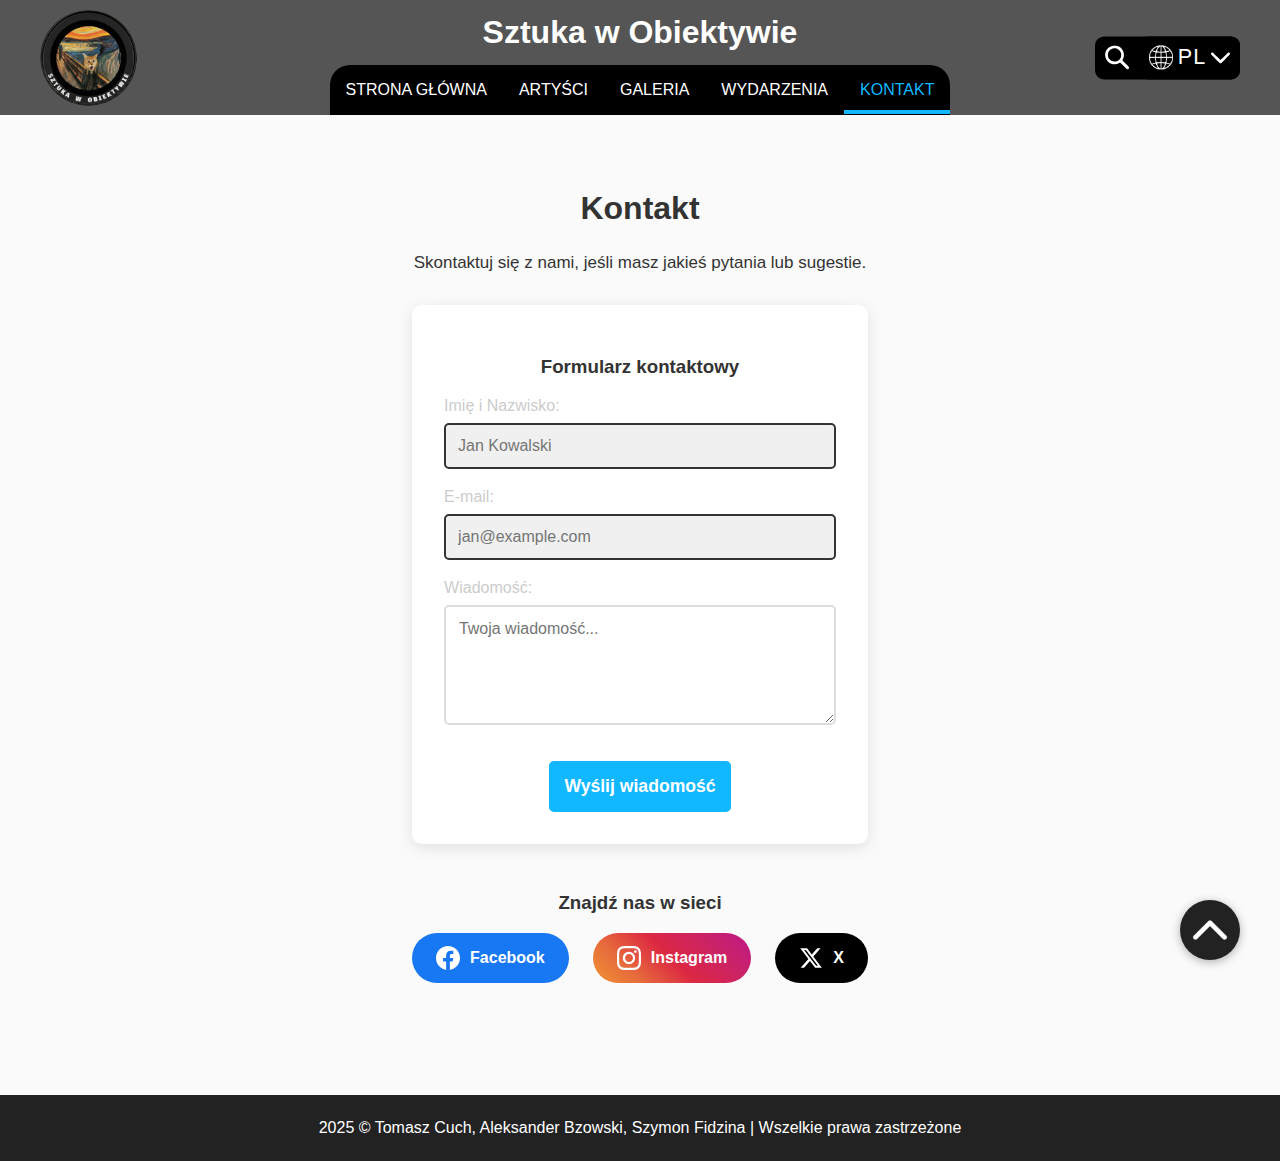
<file: kontakt.html>
<!DOCTYPE html>
<html lang="pl">
<head>
    <meta charset="UTF-8">
    <meta name="viewport" content="width=device-width, initial-scale=1.0">
    <title>Kontakt</title>
    <link rel="icon" type="image/png" href="img/logo.png">
    <link rel="stylesheet" href="style.css">

    <link rel="alternate" href="/kontakt.html" hreflang="pl">
    <link rel="alternate" href="/en/contact.html" hreflang="en">
</head>

<body>
    <header id="header">

        <div id="search_div_head">
            <button id="search_head-btn" title="Szukaj" aria-label="Szukaj">
                <svg xmlns="http://www.w3.org/2000/svg" viewBox="0 0 267.000000 265.000000"
                preserveAspectRatio="xMidYMid meet" id="search_head" aria-hidden="true">
                <g transform="translate(0.000000,265.000000) scale(0.100000,-0.100000)" fill="currentColor" stroke="none">
                <path d="M873 2626 c-534 -102 -902 -583 -852 -1116 26 -278 163 -538 376 -710 192 -155 407 -231 658 -231 194 0 368 47 527 142 l82 50 371 -370 c399 -399 392 -393 480 -377 40 8 99 55 121 97 18 36 18 112 0 147 -8 15 -177 189 -374 386 l-360 359 23 37 c254 402 210 915 -110 1267 -121 134 -310 248 -495 298 -119 33 -333 43 -447 21z m392 -316 c241 -76 420 -254 495 -495 33 -107 38 -265 11 -378 -53 -221 -193 -397 -395 -497 -108 -53 -197 -73 -326 -72 -207 0 -366 67 -515 217 -150 149 -217 308 -218 515 0 128 19 215 73 325 97 198 273 341 487 395 106 27 286 22 388 -10z"/></g></svg>
            </button>
        </div>

        <div class="logo-container">
            <a href="index.html" title="Strona główna">
              <img src="img/logo.png" alt="logo" class="logo">
            </a>
        </div>

        <div class="title-container">
            <h1 class="title"><a href="index.html" title="Strona główna">Sztuka w Obiektywie</a></h1>
            
            <button class="burger" id="burger" aria-label="Menu" aria-expanded="false">
              <span></span>
              <span></span>
              <span></span>
            </button>


            <nav class="main_nav">
                <ul>
                    <li><a href="index.html" title="Strona główna">Strona główna</a></li>
                    <li><a href="artysci.html" title="Artyści">Artyści</a></li>
                    <li><a href="galeria.html" title="Galeria">Galeria</a></li>
                    <li><a href="wydarzenia.html" title="Wydarzenia">Wydarzenia</a></li>
                    <li><a href="kontakt.html" title="Kontakt" class="active">Kontakt</a></li>
                </ul>
            </nav>

        </div>

        <div id="container">

          <div id="search_div_lang">
            <button id="search_lang-btn" title="Szukaj" aria-label="Szukaj">
                <svg xmlns="http://www.w3.org/2000/svg" viewBox="0 0 267.000000 265.000000"
                preserveAspectRatio="xMidYMid meet" id="search_lang" aria-hidden="true">
                <g transform="translate(0.000000,265.000000) scale(0.100000,-0.100000)" fill="currentColor" stroke="none">
                <path d="M873 2626 c-534 -102 -902 -583 -852 -1116 26 -278 163 -538 376 -710 192 -155 407 -231 658 -231 194 0 368 47 527 142 l82 50 371 -370 c399 -399 392 -393 480 -377 40 8 99 55 121 97 18 36 18 112 0 147 -8 15 -177 189 -374 386 l-360 359 23 37 c254 402 210 915 -110 1267 -121 134 -310 248 -495 298 -119 33 -333 43 -447 21z m392 -316 c241 -76 420 -254 495 -495 33 -107 38 -265 11 -378 -53 -221 -193 -397 -395 -497 -108 -53 -197 -73 -326 -72 -207 0 -366 67 -515 217 -150 149 -217 308 -218 515 0 128 19 215 73 325 97 198 273 341 487 395 106 27 286 22 388 -10z"/></g></svg> 
            </button>
          </div>

            <div id="lang-container">
                <img src="img/lang.png" alt="lang" id="lang">
                <div id="lang-text">PL</div>
                    <button id="lang-select-btn" title="Zmień język" aria-label="Zmień język">
                        <svg xmlns="http://www.w3.org/2000/svg" viewBox="0 0 300.000000 172.000000"
                        preserveAspectRatio="xMidYMid meet" id="lang-select" aria-hidden="true">
                        <g transform="translate(0.000000,172.000000) scale(0.100000,-0.100000)" fill="currentColor" stroke="none">
                        <path d="M125 1694 c-74 -38 -124 -115 -125 -190 0 -88 12 -101 712 -800 420 -418 676 -667 700 -677 46 -22 130 -22 176 0 24 10 280 259 700 677 700 699 712 712 712 800 -1 77 -65 169 -137 197 -38 14 -121 11 -161 -8 -24 -10 -252 -230 -619 -597 l-583 -581 -582 581 c-368 367 -596 587 -620 597 -45 21 -134 22 -173 1z"/></g></svg> 
                    </button>
                    
                <div id="lang-menu">
                    <p id="menu-title">Język</p>
                    <div id="menu-text" title="English">
                        <img src="img/en.png" alt="" aria-hidden="true" id="flag">
                        <span id="lang-shortcut">EN</span>
                    </div>
                </div>
            </div>

        </div>

        <form id="search_text" role="search">
          <svg xmlns="http://www.w3.org/2000/svg" viewBox="0 0 267.000000 265.000000"
          preserveAspectRatio="xMidYMid meet" id="search_icon" aria-hidden="true">
          <g transform="translate(0.000000,265.000000) scale(0.100000,-0.100000)" fill="currentColor" stroke="none">
          <path d="M873 2626 c-534 -102 -902 -583 -852 -1116 26 -278 163 -538 376 -710 192 -155 407 -231 658 -231 194 0 368 47 527 142 l82 50 371 -370 c399 -399 392 -393 480 -377 40 8 99 55 121 97 18 36 18 112 0 147 -8 15 -177 189 -374 386 l-360 359 23 37 c254 402 210 915 -110 1267 -121 134 -310 248 -495 298 -119 33 -333 43 -447 21z m392 -316 c241 -76 420 -254 495 -495 33 -107 38 -265 11 -378 -53 -221 -193 -397 -395 -497 -108 -53 -197 -73 -326 -72 -207 0 -366 67 -515 217 -150 149 -217 308 -218 515 0 128 19 215 73 325 97 198 273 341 487 395 106 27 286 22 388 -10z"/></g></svg>
          
          <input type="text" id="search" aria-label="Szukaj" placeholder="Szukaj" maxlength="60" tabindex="0">

          <button id="search_close_btn" type="button" title="Zamknij" aria-label="Zamknij">
              <svg xmlns="http://www.w3.org/2000/svg" viewBox="0 0 117.000000 117.000000"
              preserveAspectRatio="xMidYMid meet" id="search_close" aria-hidden="true">
              <g transform="translate(0.000000,117.000000) scale(0.100000,-0.100000)" fill="currentColor" stroke="none">
              <path d="M37 1132 l-37 -37 255 -255 255 -255 -255 -255 -255 -256 38 -37 37 -37 255 255 255 255 255 -255 256 -255 37 38 37 37 -255 255 -255 255 255 255 255 256 -38 37 -37 37 -255 -255 -255 -255 -255 255 -256 255 -37 -38z"/></g></svg>
          </button>
          
          <div id="tr"></div>
        </form>

        <div id="search_results">
          
            <div id="results"></div>

            <button id="inner_search_close_btn" title="Zamknij" aria-label="Zamknij">
                <svg xmlns="http://www.w3.org/2000/svg" viewBox="0 0 117.000000 117.000000"
                preserveAspectRatio="xMidYMid meet" id="inner_search_close" aria-hidden="true">
                <g transform="translate(0.000000,117.000000) scale(0.100000,-0.100000)" fill="currentColor" stroke="none">
                <path d="M37 1132 l-37 -37 255 -255 255 -255 -255 -255 -255 -256 38 -37 37 -37 255 255 255 255 255 -255 256 -255 37 38 37 37 -255 255 -255 255 255 255 255 256 -38 37 -37 37 -255 -255 -255 -255 -255 255 -256 255 -37 -38z"/></g></svg>
          </button>
        </div>

    </header>

    <main class="kontakt">
        <h2>Kontakt</h2>
        <p>Skontaktuj się z nami, jeśli masz jakieś pytania lub sugestie.</p>

        <section class="contact-section">
            <h3>Formularz kontaktowy</h3>
            <form action="#" method="post" class="contact-form" novalidate>
                <div class="form-group">
                    <label for="name">Imię i Nazwisko:</label>
                    <input type="text" id="name" name="name" required placeholder="Jan Kowalski" class="contact_cell">
                </div>
                <div class="form-group">
                    <label for="email">E-mail:</label>
                    <input type="email" id="email" name="email" required placeholder="jan@example.com" class="contact_cell">
                </div>
                <div class="form-group">
                    <label for="message">Wiadomość:</label>
                    <textarea id="message" name="message" rows="5" required placeholder="Twoja wiadomość..." class="contact_cell"></textarea>
                </div>
                <button type="submit" class="submit-btn">Wyślij wiadomość</button>
            </form>
        </section>

        <section class="social-section">
            <h3>Znajdź nas w sieci</h3>
            <div class="social-links">
                <a href="https://www.facebook.com" target="_blank" id="Facebook" class="social-btn facebook search-item" aria-label="Facebook">
                    <svg xmlns="http://www.w3.org/2000/svg" viewBox="0 0 24 24" fill="currentColor">
                        <path d="M24 12.073c0-6.627-5.373-12-12-12s-12 5.373-12 12c0 5.99 4.388 10.954 10.125 11.854v-8.385H7.078v-3.47h3.047V9.43c0-3.007 1.792-4.669 4.533-4.669 1.312 0 2.686.235 2.686.235v2.953H15.83c-1.491 0-1.956.925-1.956 1.874v2.25h3.328l-.532 3.47h-2.796v8.385C19.612 23.027 24 18.062 24 12.073z"/>
                    </svg>
                    <span>Facebook</span>
                </a>

                <a href="https://www.instagram.com" target="_blank" id="Instagram" class="social-btn instagram search-item" aria-label="Instagram">
                    <svg xmlns="http://www.w3.org/2000/svg" viewBox="0 0 24 24" fill="currentColor">
                        <path d="M12 2.163c3.204 0 3.584.012 4.85.07 3.252.148 4.771 1.691 4.919 4.919.058 1.265.069 1.645.069 4.849 0 3.205-.012 3.584-.069 4.849-.149 3.225-1.664 4.771-4.919 4.919-1.266.058-1.644.07-4.85.07-3.204 0-3.584-.012-4.849-.07-3.26-.149-4.771-1.699-4.919-4.92-.058-1.265-.07-1.644-.07-4.849 0-3.204.013-3.583.07-4.849.149-3.227 1.664-4.771 4.919-4.919 1.266-.057 1.645-.069 4.849-.069zm0-2.163c-3.259 0-3.667.014-4.947.072-4.358.2-6.78 2.618-6.98 6.98-.059 1.281-.073 1.689-.073 4.948 0 3.259.014 3.668.072 4.948.2 4.358 2.618 6.78 6.98 6.98 1.281.058 1.689.072 4.948.072 3.259 0 3.668-.014 4.948-.072 4.354-.2 6.782-2.618 6.979-6.98.059-1.28.073-1.689.073-4.948 0-3.259-.014-3.667-.072-4.947-.196-4.354-2.617-6.78-6.979-6.98-1.281-.059-1.69-.073-4.949-.073zm0 5.838c-3.403 0-6.162 2.759-6.162 6.162s2.759 6.163 6.162 6.163 6.162-2.759 6.162-6.163c0-3.403-2.759-6.162-6.162-6.162zm0 10.162c-2.209 0-4-1.79-4-4 0-2.209 1.791-4 4-4s4 1.791 4 4c0 2.21-1.791 4-4 4zm6.406-11.845c-.796 0-1.441.645-1.441 1.44s.645 1.44 1.441 1.44c.795 0 1.439-.645 1.439-1.44s-.644-1.44-1.439-1.44z"/>
                    </svg>
                    <span>Instagram</span>
                </a>

                <a href="https://x.com" target="_blank" id="X_(Twitter)" class="social-btn x-twitter search-item" aria-label="X (Twitter)">
                    <svg xmlns="http://www.w3.org/2000/svg" viewBox="0 0 24 24" fill="currentColor">
                        <path d="M18.244 2.25h3.308l-7.227 8.26 8.502 11.24H16.17l-5.214-6.817L4.99 21.75H1.68l7.73-8.835L1.254 2.25H8.08l4.713 6.231zm-1.161 17.52h1.833L7.084 4.126H5.117z"/>
                    </svg>
                    <span>X</span>
                </a>
            </div>
        </section>
    </main>

    <button id="up" style="display: none;">
        <img src="img/up.png" alt="" title="Do góry" aria-label="Do góry">
    </button>

    <footer>
    <p>2025 © Tomasz Cuch, Aleksander Bzowski, Szymon Fidzina | Wszelkie prawa zastrzeżone</p>
    </footer>

    <script src="contact.js"></script>

</body>
</html>
</file>
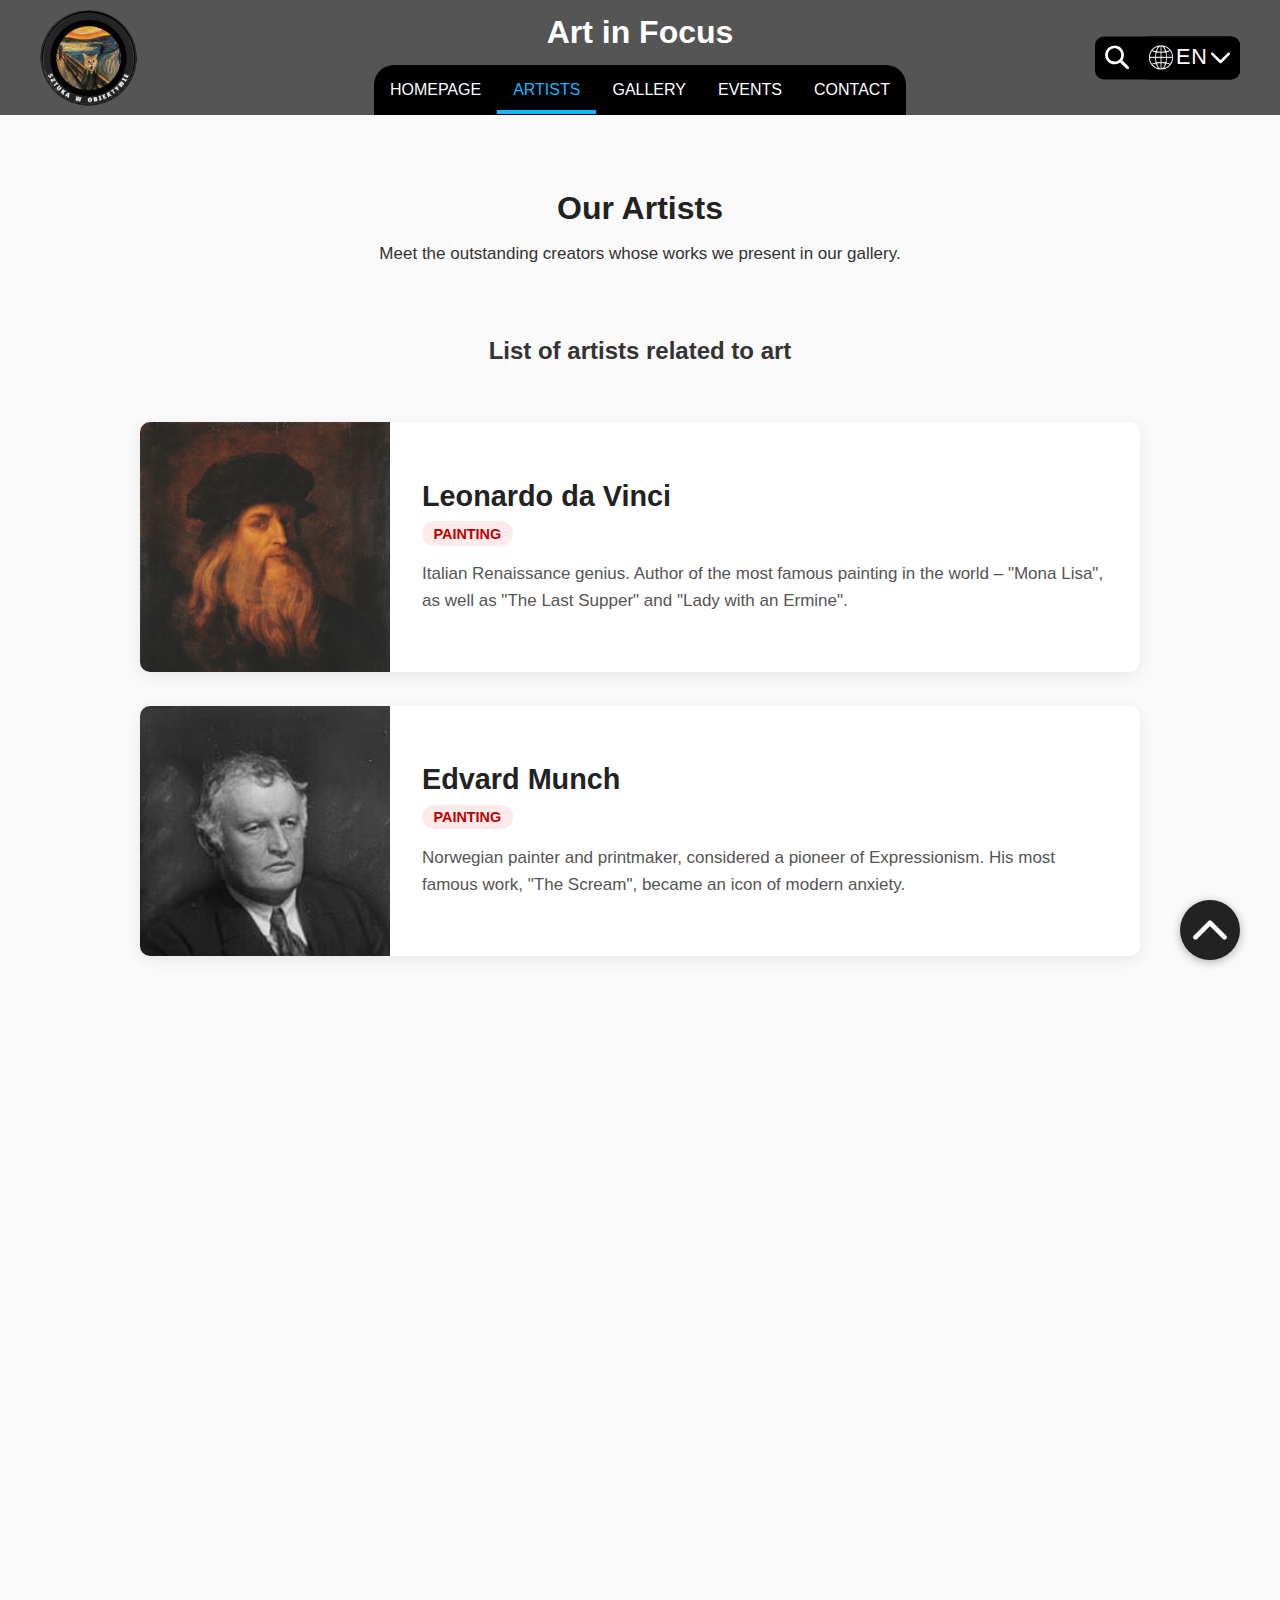
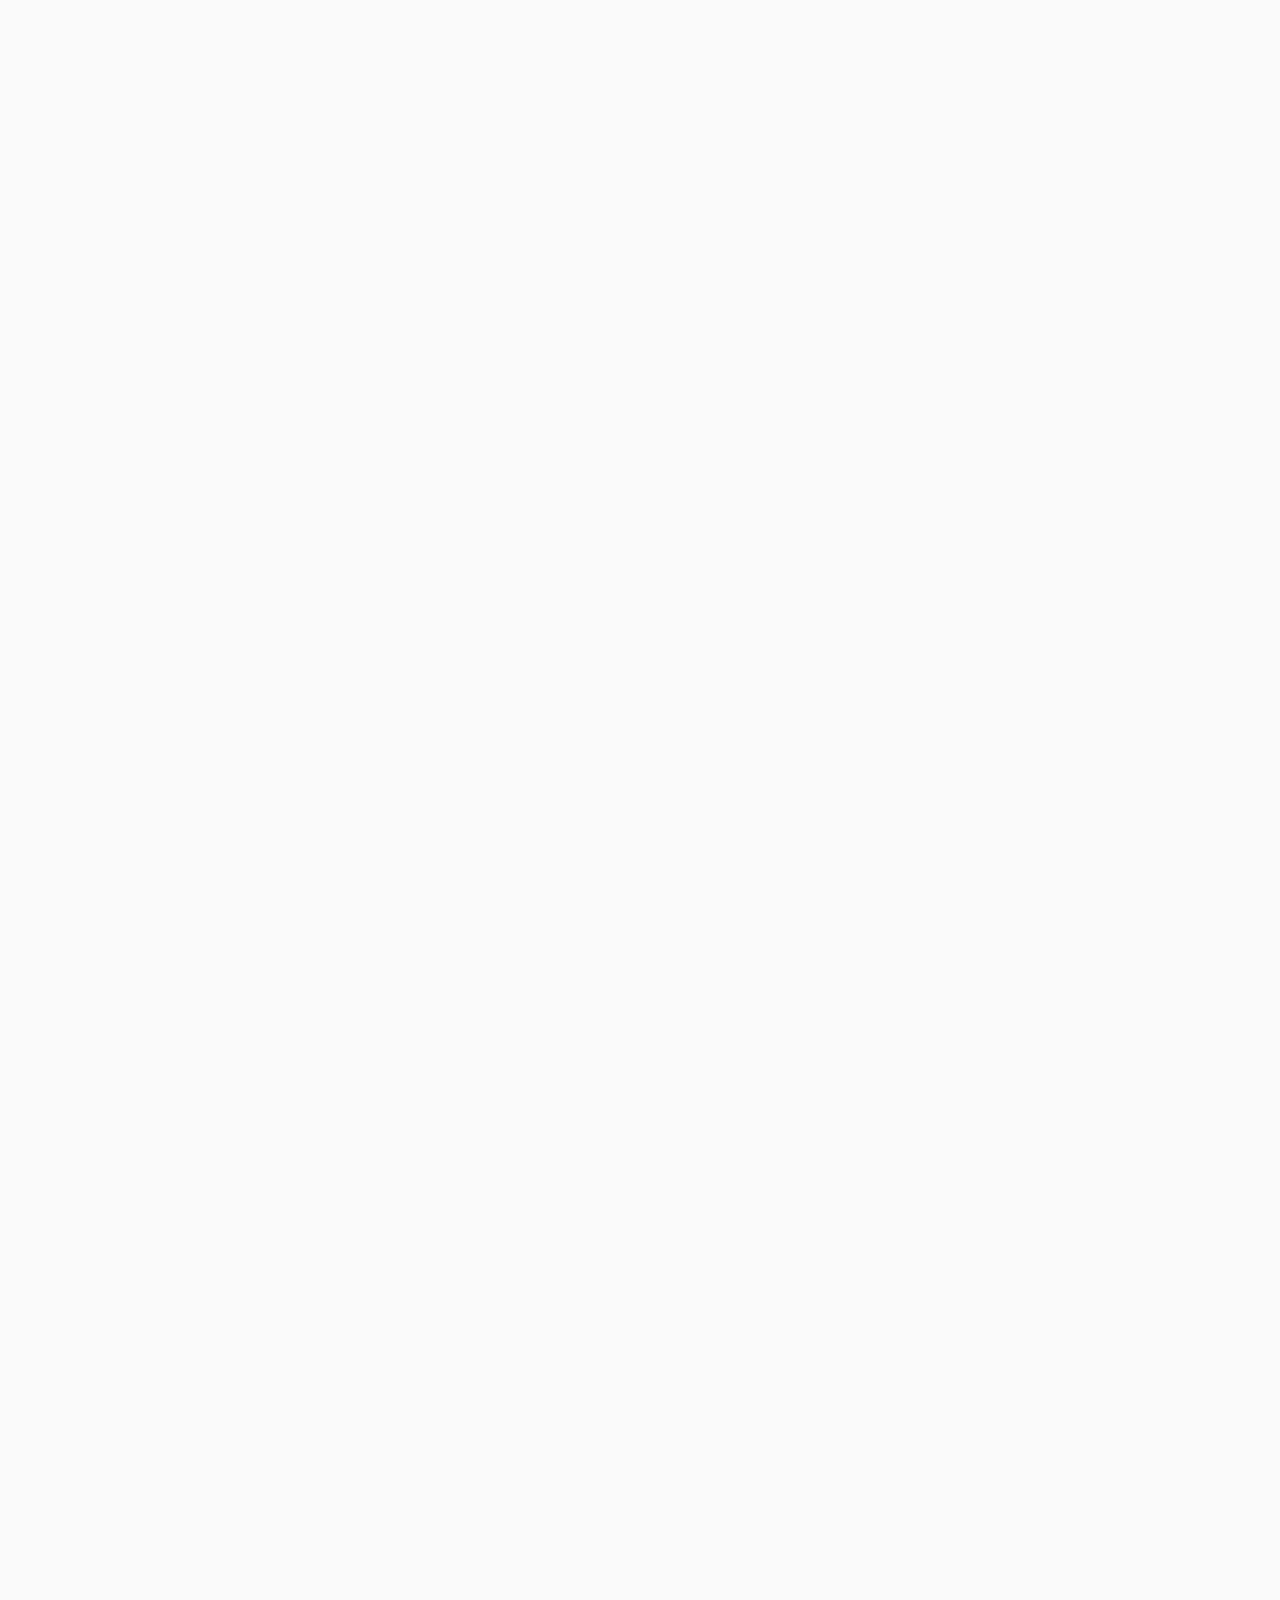
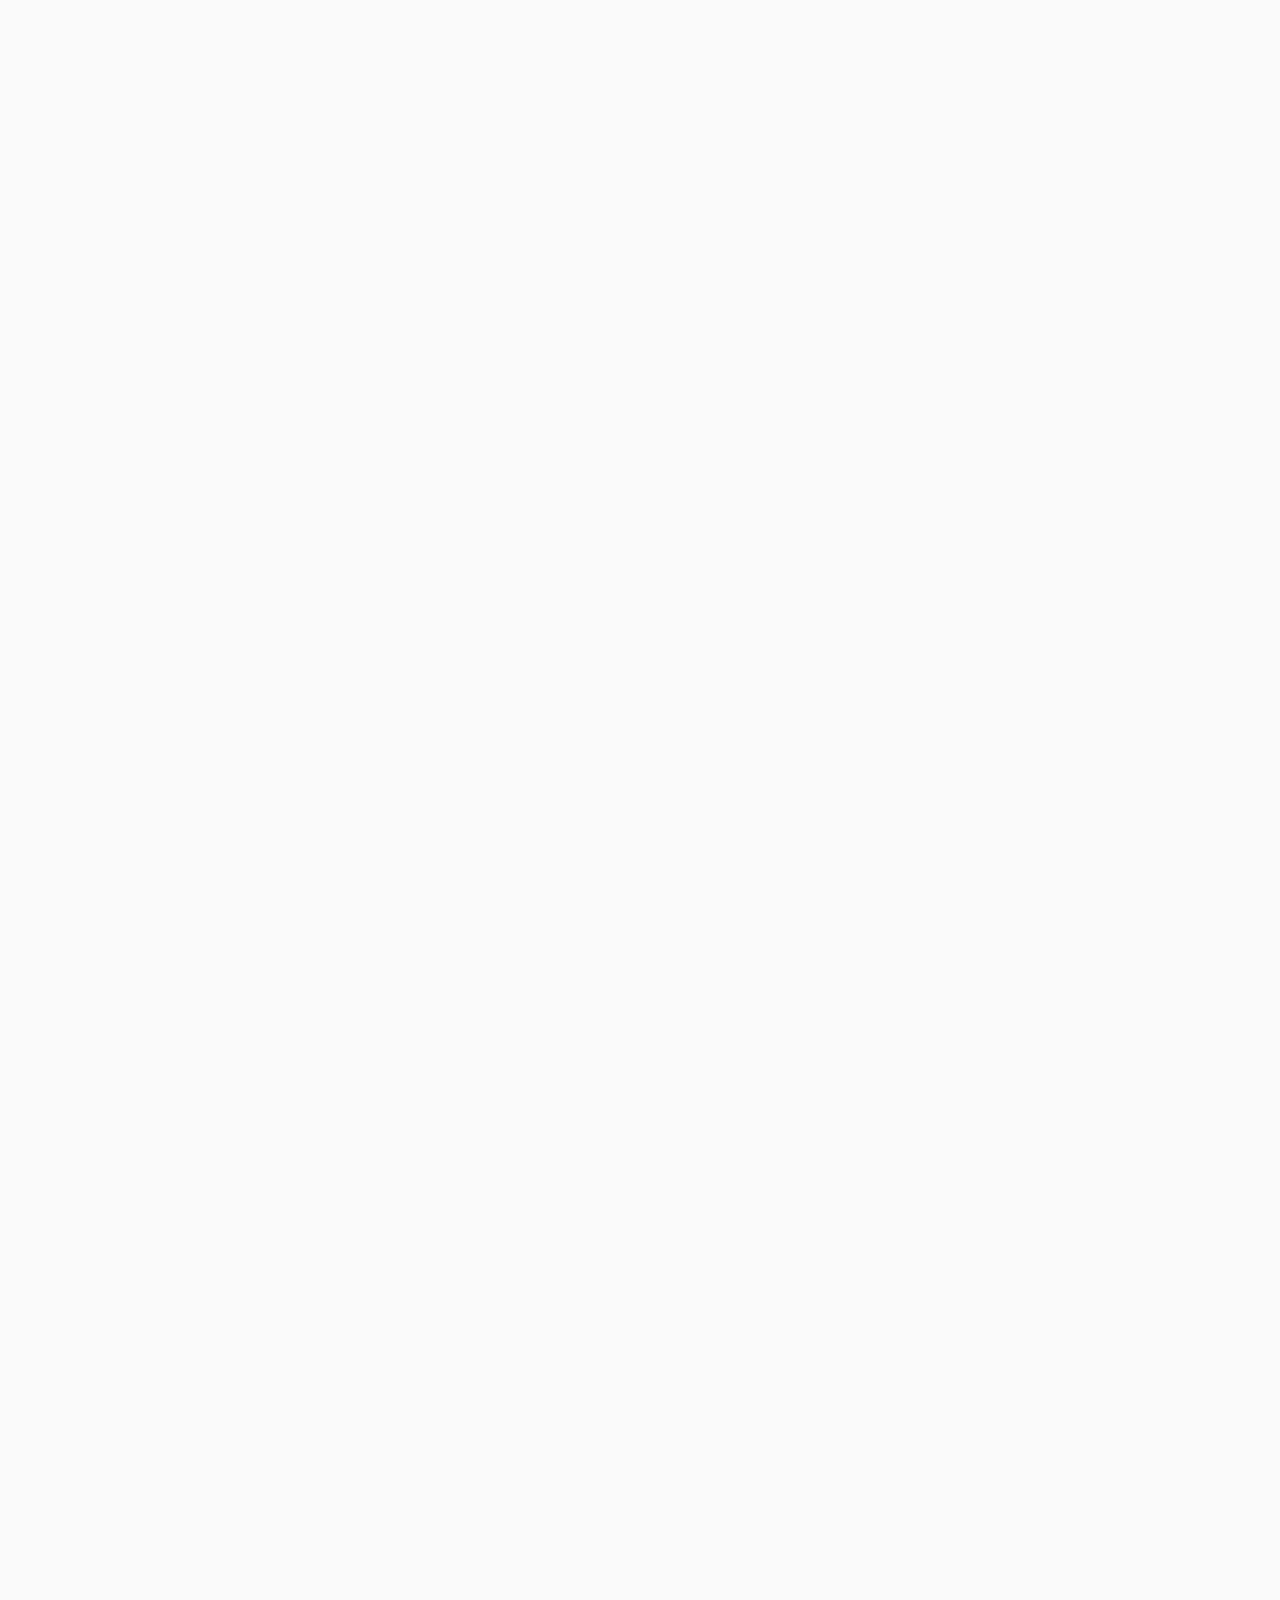
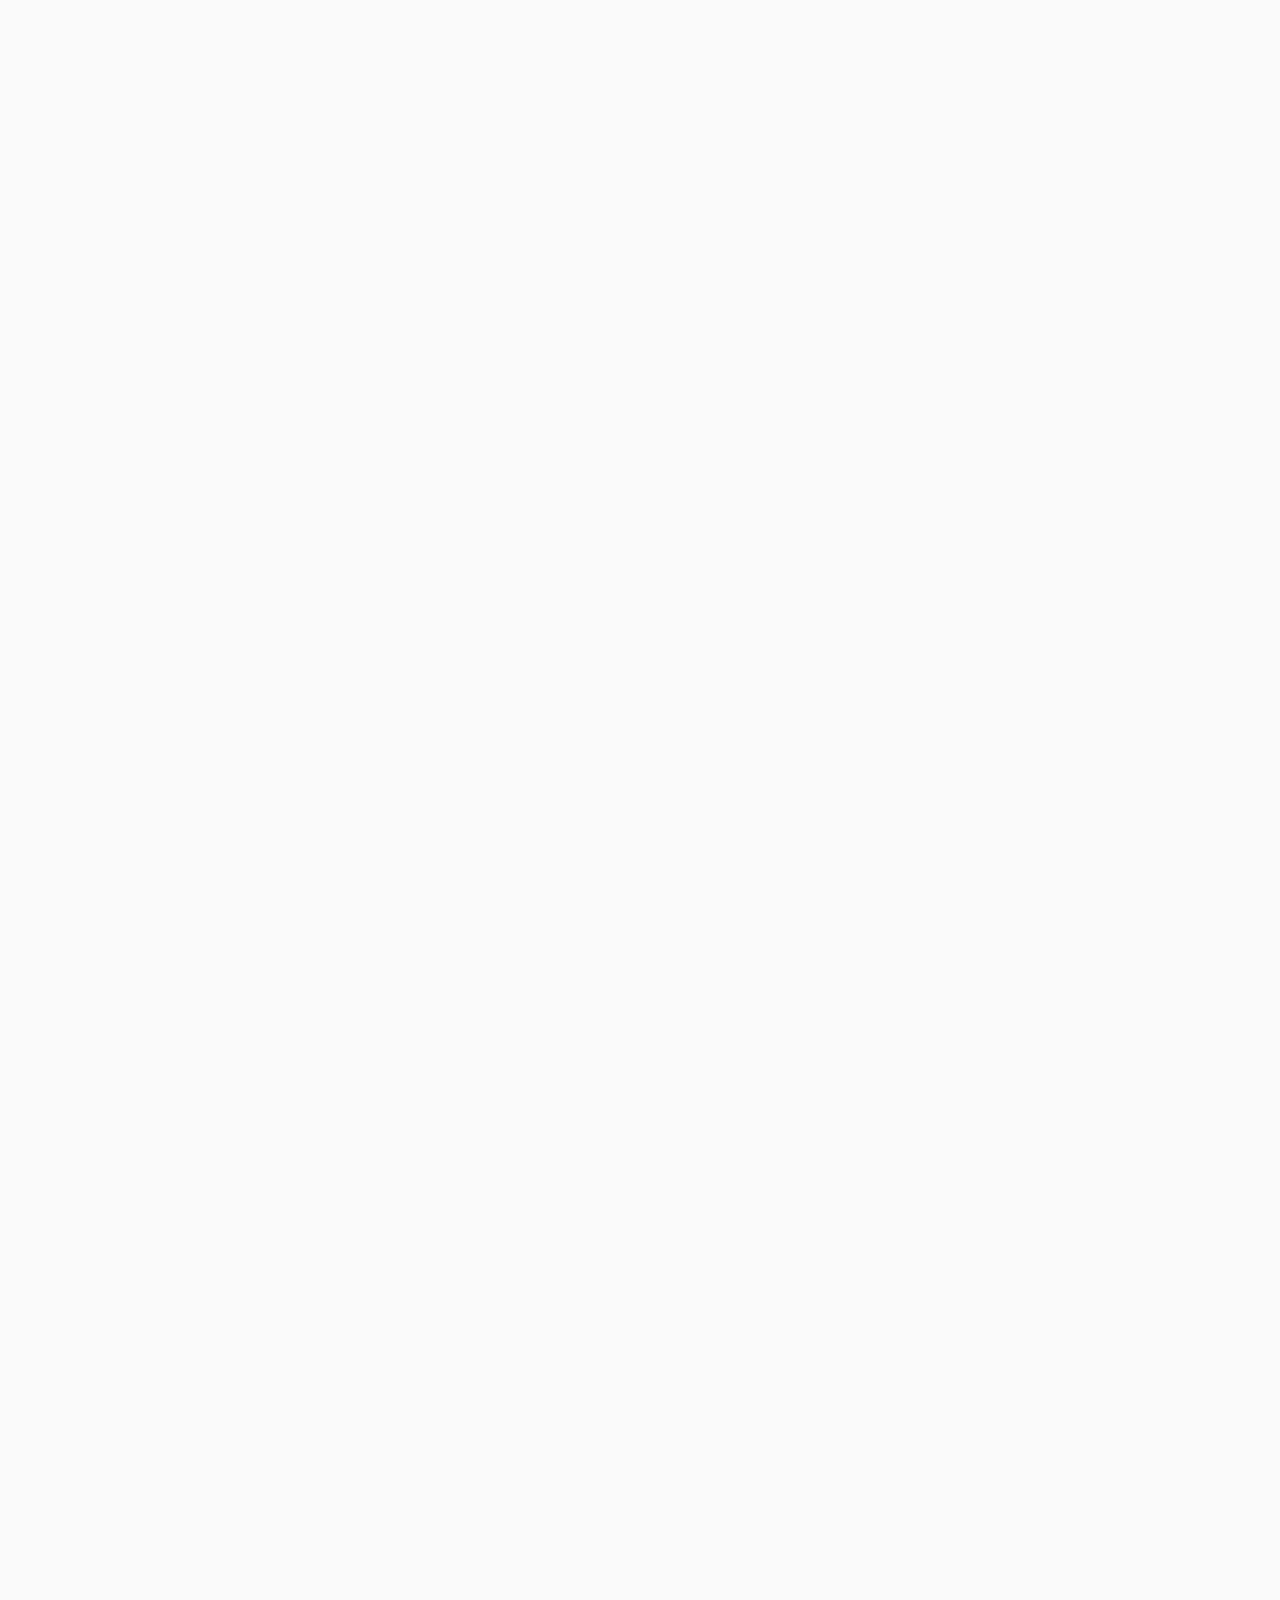
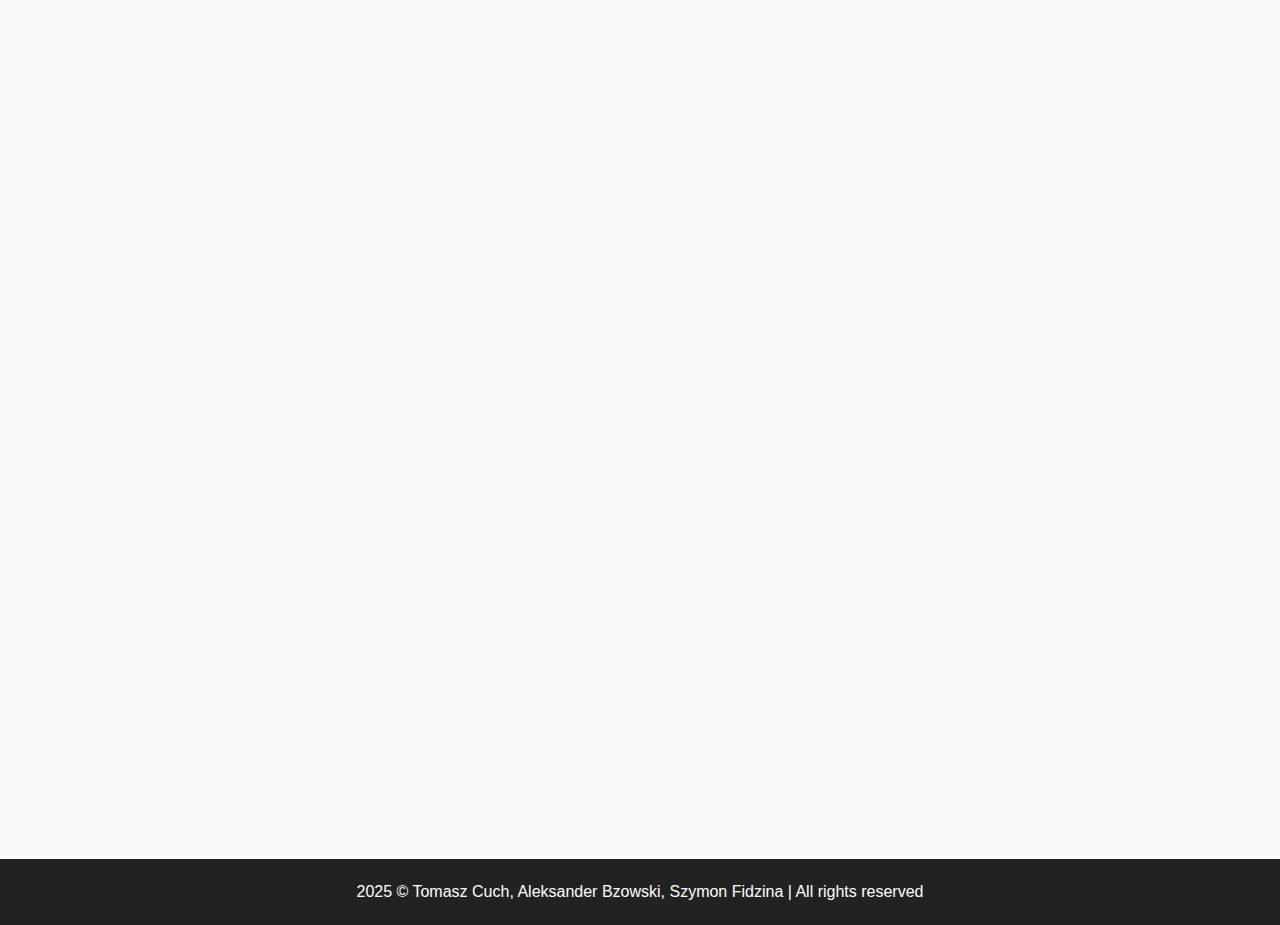
<file: en/artists.html>
<!DOCTYPE html>
<html lang="en">
<head>
    <meta charset="UTF-8">
    <meta name="viewport" content="width=device-width, initial-scale=1.0">
    <title>Artists</title>
    <link rel="icon" type="image/png" href="../img/logo.png">
    <link rel="stylesheet" href="../style.css">

    <link rel="alternate" href="/artysci.html" hreflang="pl">
    <link rel="alternate" href="/en/artists.html" hreflang="en">
</head>

<body>
    <header id="header">

        <div id="search_div_head">
            <button id="search_head-btn" title="Search" aria-label="Search">
                <svg xmlns="http://www.w3.org/2000/svg" viewBox="0 0 267.000000 265.000000"
                preserveAspectRatio="xMidYMid meet" id="search_head" aria-hidden="true">
                <g transform="translate(0.000000,265.000000) scale(0.100000,-0.100000)" fill="currentColor" stroke="none">
                <path d="M873 2626 c-534 -102 -902 -583 -852 -1116 26 -278 163 -538 376 -710 192 -155 407 -231 658 -231 194 0 368 47 527 142 l82 50 371 -370 c399 -399 392 -393 480 -377 40 8 99 55 121 97 18 36 18 112 0 147 -8 15 -177 189 -374 386 l-360 359 23 37 c254 402 210 915 -110 1267 -121 134 -310 248 -495 298 -119 33 -333 43 -447 21z m392 -316 c241 -76 420 -254 495 -495 33 -107 38 -265 11 -378 -53 -221 -193 -397 -395 -497 -108 -53 -197 -73 -326 -72 -207 0 -366 67 -515 217 -150 149 -217 308 -218 515 0 128 19 215 73 325 97 198 273 341 487 395 106 27 286 22 388 -10z"/></g></svg>
            </button>
        </div>

        <div class="logo-container">
            <a href="index.html" title="Homepage">
              <img src="../img/logo.png" alt="logo" class="logo">
            </a>
        </div>

        <div class="title-container">
            <h1 class="title"><a href="index.html" title="Homepage">Art in Focus</a></h1>
            
            <button class="burger" id="burger" aria-label="Menu" aria-expanded="false">
              <span></span>
              <span></span>
              <span></span>
            </button>

            
            <nav class="main_nav">
                <ul>
                    <li><a href="index.html" title="Homepage">Homepage</a></li>
                    <li><a href="artists.html" title="Artists" class="active">Artists</a></li>
                    <li><a href="gallery.html" title="Gallery">Gallery</a></li>
                    <li><a href="events.html" title="Events">Events</a></li>
                    <li><a href="contact.html" title="Contact">Contact</a></li>
                </ul>
            </nav>

        </div>

        <div id="container">

          <div id="search_div_lang">
            <button id="search_lang-btn" title="Search" aria-label="Search">
                <svg xmlns="http://www.w3.org/2000/svg" viewBox="0 0 267.000000 265.000000"
                preserveAspectRatio="xMidYMid meet" id="search_lang" aria-hidden="true">
                <g transform="translate(0.000000,265.000000) scale(0.100000,-0.100000)" fill="currentColor" stroke="none">
                <path d="M873 2626 c-534 -102 -902 -583 -852 -1116 26 -278 163 -538 376 -710 192 -155 407 -231 658 -231 194 0 368 47 527 142 l82 50 371 -370 c399 -399 392 -393 480 -377 40 8 99 55 121 97 18 36 18 112 0 147 -8 15 -177 189 -374 386 l-360 359 23 37 c254 402 210 915 -110 1267 -121 134 -310 248 -495 298 -119 33 -333 43 -447 21z m392 -316 c241 -76 420 -254 495 -495 33 -107 38 -265 11 -378 -53 -221 -193 -397 -395 -497 -108 -53 -197 -73 -326 -72 -207 0 -366 67 -515 217 -150 149 -217 308 -218 515 0 128 19 215 73 325 97 198 273 341 487 395 106 27 286 22 388 -10z"/></g></svg> 
            </button>
          </div>

          <div id="lang-container">

            <img src="../img/lang.png" alt="lang" id="lang">
            <div id="lang-text">EN</div>
                <button id="lang-select-btn" title="Change language" aria-label="Change Language">
                    <svg xmlns="http://www.w3.org/2000/svg" viewBox="0 0 300.000000 172.000000"
                    preserveAspectRatio="xMidYMid meet" id="lang-select" aria-hidden="true">
                    <g transform="translate(0.000000,172.000000) scale(0.100000,-0.100000)" fill="currentColor" stroke="none">
                    <path d="M125 1694 c-74 -38 -124 -115 -125 -190 0 -88 12 -101 712 -800 420 -418 676 -667 700 -677 46 -22 130 -22 176 0 24 10 280 259 700 677 700 699 712 712 712 800 -1 77 -65 169 -137 197 -38 14 -121 11 -161 -8 -24 -10 -252 -230 -619 -597 l-583 -581 -582 581 c-368 367 -596 587 -620 597 -45 21 -134 22 -173 1z"/></g></svg> 
                </button>
                
            <div id="lang-menu">
                <p id="menu-title">Language</p>
                <div id="menu-text" title="Polski">
                    <img src="../img/pl.png" alt="" aria-hidden="true" id="flag">
                    <span id="lang-shortcut">PL</span>
                </div>
            </div>

          </div>

        </div>

        <form id="search_text" role="search">
          <svg xmlns="http://www.w3.org/2000/svg" viewBox="0 0 267.000000 265.000000"
          preserveAspectRatio="xMidYMid meet" id="search_icon" aria-hidden="true">
          <g transform="translate(0.000000,265.000000) scale(0.100000,-0.100000)" fill="currentColor" stroke="none">
          <path d="M873 2626 c-534 -102 -902 -583 -852 -1116 26 -278 163 -538 376 -710 192 -155 407 -231 658 -231 194 0 368 47 527 142 l82 50 371 -370 c399 -399 392 -393 480 -377 40 8 99 55 121 97 18 36 18 112 0 147 -8 15 -177 189 -374 386 l-360 359 23 37 c254 402 210 915 -110 1267 -121 134 -310 248 -495 298 -119 33 -333 43 -447 21z m392 -316 c241 -76 420 -254 495 -495 33 -107 38 -265 11 -378 -53 -221 -193 -397 -395 -497 -108 -53 -197 -73 -326 -72 -207 0 -366 67 -515 217 -150 149 -217 308 -218 515 0 128 19 215 73 325 97 198 273 341 487 395 106 27 286 22 388 -10z"/></g></svg>
          
          <input type="text" id="search" aria-label="Search" placeholder="Search" maxlength="60" tabindex="0">

          <button id="search_close_btn" type="button" title="Close" aria-label="Close">
              <svg xmlns="http://www.w3.org/2000/svg" viewBox="0 0 117.000000 117.000000"
              preserveAspectRatio="xMidYMid meet" id="search_close" aria-hidden="true">
              <g transform="translate(0.000000,117.000000) scale(0.100000,-0.100000)" fill="currentColor" stroke="none">
              <path d="M37 1132 l-37 -37 255 -255 255 -255 -255 -255 -255 -256 38 -37 37 -37 255 255 255 255 255 -255 256 -255 37 38 37 37 -255 255 -255 255 255 255 255 256 -38 37 -37 37 -255 -255 -255 -255 -255 255 -256 255 -37 -38z"/></g></svg>
          </button>
          
          <div id="tr"></div>
        </form>

        <div id="search_results">
            
            <div id="results"></div>
            
            <button id="inner_search_close_btn" title="Close" aria-label="Close">
                <svg xmlns="http://www.w3.org/2000/svg" viewBox="0 0 117.000000 117.000000"
                preserveAspectRatio="xMidYMid meet" id="inner_search_close" aria-hidden="true">
                <g transform="translate(0.000000,117.000000) scale(0.100000,-0.100000)" fill="currentColor" stroke="none">
                <path d="M37 1132 l-37 -37 255 -255 255 -255 -255 -255 -255 -256 38 -37 37 -37 255 255 255 255 255 -255 256 -255 37 38 37 37 -255 255 -255 255 255 255 255 256 -38 37 -37 37 -255 -255 -255 -255 -255 255 -256 255 -37 -38z"/></g></svg>
            </button>
        </div>

    </header>

    <main class="artysci-container">
        <div class="intro-text">
            <h2>Our Artists</h2>
            <p>Meet the outstanding creators whose works we present in our gallery.</p>
        </div>

        <section class="artists-list">
            <h3 class="lt">List of artists related to art</h3>
        
            <article class="artist-row m search-item" id="Leonardo_da_Vinci" tabindex="0">
                <div class="artist-img-container">
                    <img src="../img/ldv.png" alt="Leonardo da Vinci" class="artist_img" 
                         onerror="this.src='[data-uri]'">
                </div>
                <div class="artist-info">
                    <h3>Leonardo da Vinci</h3>
                    <span class="artist-category malarstwo">Painting</span>
                    <p>Italian Renaissance genius. Author of the most famous painting in the world – "Mona Lisa",
                    as well as "The Last Supper" and "Lady with an Ermine".</p>
                </div>
            </article>

            <article class="artist-row m search-item" id="Edvard_Munch" tabindex="0">
                <div class="artist-img-container">
                    <img src="../img/em.jpg" alt="Edvard Munch" class="artist_img"
                         onerror="this.src='[data-uri]'">
                </div>
                <div class="artist-info">
                    <h3>Edvard Munch</h3>
                    <span class="artist-category malarstwo">Painting</span>
                    <p>Norwegian painter and printmaker, considered a pioneer of Expressionism. His most famous work,
                        "The Scream", became an icon of modern anxiety.</p>
                </div>
            </article>

            <article class="artist-row m search-item" id="Vincent_van_Gogh" tabindex="0">
                <div class="artist-img-container">
                    <img src="../img/vvg.jpg" alt="Vincent van Gogh" class="artist_img"
                         onerror="this.src='[data-uri]'">
                </div>
                <div class="artist-info">
                    <h3>Vincent van Gogh</h3>
                    <span class="artist-category malarstwo">Painting</span>
                    <p>Dutch Post-Impressionist painter whose work with vivid colors
                        (e.g., "The Starry Night") gained fame after his death.</p>
                </div>
            </article>

            <article class="artist-row m search-item" id="Paul_Cézanne" tabindex="0">
                <div class="artist-img-container">
                    <img src="../img/pc.jpg" alt="Paul Cézanne" class="artist_img"
                         onerror="this.src='[data-uri]'">
                </div>
                <div class="artist-info">
                    <h3>Paul Cézanne</h3>
                    <span class="artist-category malarstwo">Painting</span>
                    <p>French Post-Impressionist painter. His innovative approach to perspective
                    and form (e.g., in "The Card Players") paved the way for Cubism.</p>
                </div>
            </article>

            <article class="artist-row m search-item" id="Johannes_Vermeer" tabindex="0">
                <div class="artist-img-container">
                    <img src="../img/jv.jpg" alt="Johannes Vermeer" class="artist_img"
                         onerror="this.src='[data-uri]'">
                </div>
                <div class="artist-info">
                    <h3>Johannes Vermeer</h3>
                    <span class="artist-category malarstwo">Painting</span>
                    <p>Master of Dutch genre painting. Known for extraordinary use of light
                    in intimate interior scenes, e.g., "Girl with a Pearl Earring".</p>
                </div>
            </article>

            <article class="artist-row m search-item" id="Caspar_David_Friedrich" tabindex="0">
                <div class="artist-img-container">
                    <img src="../img/cdf.jpg" alt="Caspar David Friedrich" class="artist_img"
                         onerror="this.src='[data-uri]'">
                </div>
                <div class="artist-info">
                    <h3>Caspar David Friedrich</h3>
                    <span class="artist-category malarstwo">Painting</span>
                    <p>German Romantic landscape painter. His landscapes, such as "Wanderer above the Sea of Fog",
                    depict the power of nature and the smallness of man within it.</p>
                </div>
            </article>

            <article class="artist-row m search-item" id="Albrecht_Dürer" tabindex="0">
                <div class="artist-img-container">
                    <img src="../img/ad.jpg" alt="Albrecht Dürer" class="artist_img"
                         onerror="this.src='[data-uri]'">
                </div>
                <div class="artist-info">
                    <h3>Albrecht Dürer</h3>
                    <span class="artist-category malarstwo">Painting</span>
                    <p>German Renaissance painter and printmaker. Known for extremely precise engravings
                    and woodcuts, as well as nature studies like "Young Hare".</p>
                </div>
            </article>

            <article class="artist-row m_r search-item" id="Michelangelo" tabindex="0">
                <div class="artist-img-container">
                    <img src="../img/ma.jpg" alt="Michelangelo" class="artist_img"
                         onerror="this.src='[data-uri]'">
                </div>
                <div class="artist-info">
                    <h3>Michelangelo</h3>
                    <span class="artist-category m_r">Painting / Sculpture</span>
                    <p>Italian Renaissance genius—sculptor, painter, architect, and poet. Creator of monumental
                        works: sculptures "David" and "Pieta" and Sistine Chapel frescoes.</p>
                </div>
            </article>

            <article class="artist-row r search-item" id="Thutmose" tabindex="0">
                <div class="artist-img-container">
                    <img src="../img/un.svg" alt="Thutmose" class="artist_img">
                </div>
                <div class="artist-info">
                    <h3>Thutmose</h3>
                    <span class="artist-category rzezba">Sculpture</span>
                    <p>Court sculptor of Pharaoh Akhenaten, author of the polychrome bust of Queen Nefertiti,
                        which was found in his workshop in Amarna.</p>
                </div>
            </article>

            <article class="artist-row r search-item" id="Pythokritos" tabindex="0">
                <div class="artist-img-container">
                    <img src="../img/un.svg" alt="Pythokritos" class="artist_img">
                </div>
                <div class="artist-info">
                    <h3>Pythokritos</h3>
                    <span class="artist-category rzezba">Sculpture</span>
                    <p>Greek sculptor from Rhodes, presumed creator of "Winged Victory of Samothrace" – a dynamic
                    statue of the goddess of victory that adorns the Louvre.</p>
                </div>
            </article>

            <article class="artist-row r search-item" id="Ludwika_Nitschowa" tabindex="0">
                <div class="artist-img-container">
                    <img src="../img/ln.jpg" alt="Ludwika Nitschowa" class="artist_img"
                         onerror="this.src='[data-uri]'">
                </div>
                <div class="artist-info">
                    <h3>Ludwika Nitschowa</h3>
                    <span class="artist-category rzezba">Sculpture</span>
                    <p>Ludwika Nitschowa was a 20th-century sculptor, known as the author of the Stefan Starzyński Monument
                        in Warsaw, combining realism with a patriotic message.</p>
                </div>
            </article>

            <article class="artist-row r search-item" id="Apollonios_of_Athens" tabindex="0">
                <div class="artist-img-container">
                    <img src="../img/un.svg" alt="Apollonios of Athens" class="artist_img"
                         onerror="this.src='[data-uri]'">
                </div>
                <div class="artist-info">
                    <h3>Apollonios of Athens</h3>
                    <span class="artist-category rzezba">Sculpture</span>
                    <p>Apollonios of Athens was a Greek sculptor of the Hellenistic period, known as the author of
                        the sculpture "Boxer at Rest", distinguished by its realism.</p>
                </div>
            </article>

            <article class="artist-row r search-item" id="Jean-Baptiste_Carpeaux" tabindex="0">
                <div class="artist-img-container">
                    <img src="../img/jbc.jpg" alt="Jean-Baptiste Carpeaux" class="artist_img"
                         onerror="this.src='[data-uri]'">
                </div>
                <div class="artist-info">
                    <h3>Jean-Baptiste Carpeaux</h3>
                    <span class="artist-category rzezba">Sculpture</span>
                    <p>Jean-Baptiste Carpeaux was a 19th-century French sculptor, known for expressive realism
                        and the sculpture "Ugolino and His Sons".</p>
                </div>
            </article>

            <article class="artist-row r search-item" id="Frédéric-Auguste_Bartholdi" tabindex="0">
                <div class="artist-img-container">
                    <img src="../img/fab.jpg" alt="Frédéric-Auguste Bartholdi" class="artist_img"
                         onerror="this.src='[data-uri]'">
                </div>
                <div class="artist-info">
                    <h3>Frédéric-Auguste Bartholdi</h3>
                    <span class="artist-category rzezba">Sculpture</span>
                    <p>Frédéric-Auguste Bartholdi was a 19th-century French sculptor, creator of the Statue of Liberty
                        in New York, known for monumental and symbolic works.</p>
                </div>
            </article>

            <article class="artist-row r search-item" id="Antonio_Canova" tabindex="0">
                <div class="artist-img-container">
                    <img src="../img/ac.jpg" alt="Antonio Canova" class="artist_img"
                         onerror="this.src='[data-uri]'">
                </div>
                <div class="artist-info">
                    <h3>Antonio Canova</h3>
                    <span class="artist-category rzezba">Sculpture</span>
                    <p>Antonio Canova was a 19th-century Italian sculptor, known for the sculpture "Psyche and Cupid",
                        combining anatomical perfection with poetic expression.</p>
                </div>
            </article>

            <article class="artist-row f search-item" id="Mathew_B._Brady" tabindex="0">
                <div class="artist-img-container">
                    <img src="../img/mbb.jpg" alt="Mathew B. Brady" class="artist_img"
                         onerror="this.src='[data-uri]'">
                </div>
                <div class="artist-info">
                    <h3>Mathew B. Brady</h3>
                    <span class="artist-category fotografia">Photography</span>
                    <p>Mathew B. Brady was a 19th-century American photographer, a pioneer of portraits showing
                        the authority of inventors and historical figures.</p>
                </div>
            </article>

            <article class="artist-row f search-item" id="Edward_S._Curtis" tabindex="0">
                <div class="artist-img-container">
                    <img src="../img/esc.jpg" alt="Edward S. Curtis" class="artist_img"
                         onerror="this.src='[data-uri]'">
                </div>
                <div class="artist-info">
                    <h3>Edward S. Curtis</h3>
                    <span class="artist-category fotografia">Photography</span>
                    <p>Edward S. Curtis was an American photographer and ethnographer,
                        known for "The North American Indian," documenting Native American culture.</p>
                </div>
            </article>

            <article class="artist-row f search-item" id="Felice_Beato" tabindex="0">
                <div class="artist-img-container">
                    <img src="../img/fb.jpg" alt="Felice Beato" class="artist_img"
                         onerror="this.src='[data-uri]'">
                </div>
                <div class="artist-info">
                    <h3>Felice Beato</h3>
                    <span class="artist-category fotografia">Photography</span>
                    <p>Felice Beato was a 19th-century Italian-British photographer, a pioneer of war
                        and travel photography, known for photos of Japanese samurai and landscapes.</p>
                </div>
            </article>

            <article class="artist-row f search-item" id="Jacob_Riis" tabindex="0">
                <div class="artist-img-container">
                    <img src="../img/jr.jpg" alt="Jacob Riis" class="artist_img"
                         onerror="this.src='[data-uri]'">
                </div>
                <div class="artist-info">
                    <h3>Jacob Riis</h3>
                    <span class="artist-category fotografia">Photography</span>
                    <p>Jacob Riis was a 19th-century Danish-American photographer and journalist, known
                        for documenting the lives of New York's poorest residents.</p>
                </div>
            </article>

            <article class="artist-row f search-item" id="Lewis_Hine" tabindex="0">
                <div class="artist-img-container">
                    <img src="../img/lh.jpg" alt="Lewis Hine" class="artist_img"
                         onerror="this.src='[data-uri]'">
                </div>
                <div class="artist-info">
                    <h3>Lewis Hine</h3>
                    <span class="artist-category fotografia">Photography</span>
                    <p>Lewis Hine was an early 20th-century American photographer, known for documenting
                        child labor and supporting reforms against it.</p>
                </div>
            </article>

            <article class="artist-row f search-item" id="Adolphe_Braun" tabindex="0">
                <div class="artist-img-container">
                    <img src="../img/ab.jpg" alt="Adolphe Braun" class="artist_img"
                         onerror="this.src='[data-uri]'">
                </div>
                <div class="artist-info">
                    <h3>Adolphe Braun</h3>
                    <span class="artist-category fotografia">Photography</span>
                    <p>Adolphe Braun was a 19th-century French photographer, known for artistic
                        still lifes and studio work, combining precision and aesthetics.</p>
                </div>
            </article>

            <article class="artist-row f search-item" id="Carleton_Watkins" tabindex="0">
                <div class="artist-img-container">
                    <img src="../img/cw.jpg" alt="Carleton Watkins" class="artist_img"
                         onerror="this.src='[data-uri]'">
                </div>
                <div class="artist-info">
                    <h3>Carleton Watkins</h3>
                    <span class="artist-category fotografia">Photography</span>
                    <p>Carleton Watkins was a 19th-century American photographer, known for documenting landscapes
                        of the western USA, including "Bridal Veil Falls".</p>
                </div>
            </article>

            <article class="artist-row f search-item" id="Eugène_Atget" tabindex="0">
                <div class="artist-img-container">
                    <img src="../img/ea.jpg" alt="Eugène Atget" class="artist_img"
                         onerror="this.src='[data-uri]'">
                </div>
                <div class="artist-info">
                    <h3>Eugène Atget</h3>
                    <span class="artist-category fotografia">Photography</span>
                    <p>Eugène Atget was a French photographer of the late 19th and early 20th centuries, known
                        for documenting old Paris, including "The Ragpicker".</p>
                </div>
            </article>

            <article class="artist-row f search-item" id="Francis_Frith" tabindex="0">
                <div class="artist-img-container">
                    <img src="../img/fr.jpg" alt="Francis Frith" class="artist_img"
                         onerror="this.src='[data-uri]'">
                </div>
                <div class="artist-info">
                    <h3>Francis Frith</h3>
                    <span class="artist-category fotografia">Photography</span>
                    <p>Francis Frith was a 19th-century British travel photographer, known for documenting
                        exotic places and ancient architecture, including "Luxor".</p>
                </div>
            </article>

        </section>
    </main>

    <button id="up" style="display: none;">
        <img src="../img/up.png" alt="" title="Back to top" aria-label="Back to top">
    </button>

    <footer>
        <p>2025 © Tomasz Cuch, Aleksander Bzowski, Szymon Fidzina | All rights reserved</p>
    </footer>

    <script src="../artists.js"></script>

</body>
</html>
</file>
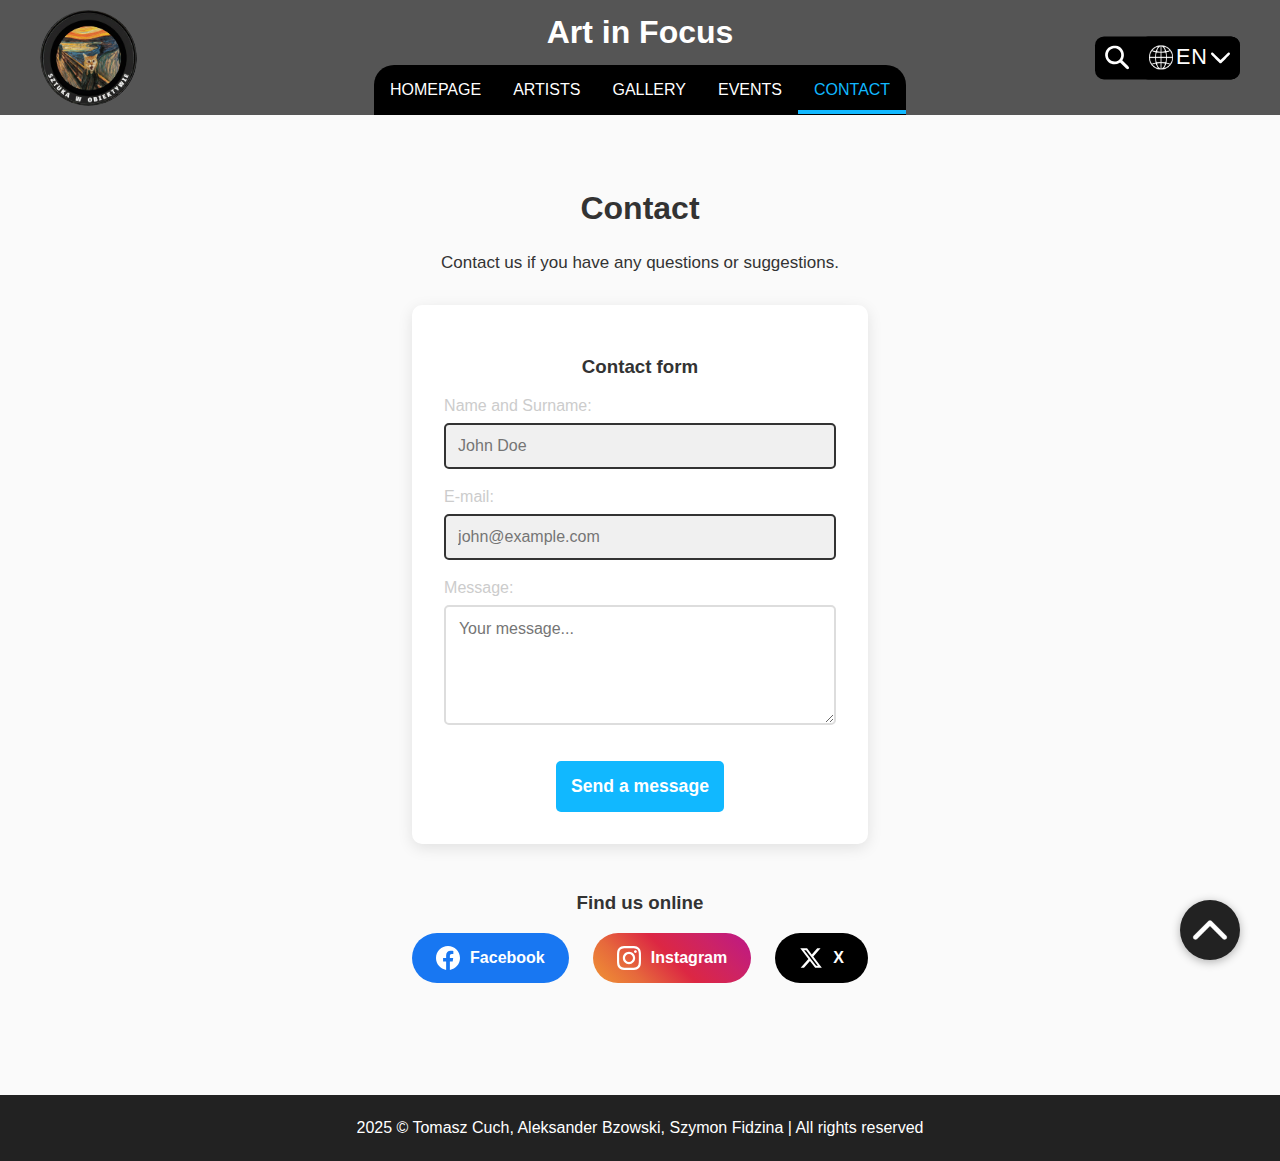
<file: en/contact.html>
<!DOCTYPE html>
<html lang="en">
<head>
    <meta charset="UTF-8">
    <meta name="viewport" content="width=device-width, initial-scale=1.0">
    <title>Contact</title>
    <link rel="icon" type="image/png" href="../img/logo.png">
    <link rel="stylesheet" href="../style.css">

    <link rel="alternate" href="/kontakt.html" hreflang="pl">
    <link rel="alternate" href="/en/contact.html" hreflang="en">
</head>

<body>
    <header id="header">

        <div id="search_div_head">
            <button id="search_head-btn" title="Search" aria-label="Search">
                <svg xmlns="http://www.w3.org/2000/svg" viewBox="0 0 267.000000 265.000000"
                preserveAspectRatio="xMidYMid meet" id="search_head" aria-hidden="true">
                <g transform="translate(0.000000,265.000000) scale(0.100000,-0.100000)" fill="currentColor" stroke="none">
                <path d="M873 2626 c-534 -102 -902 -583 -852 -1116 26 -278 163 -538 376 -710 192 -155 407 -231 658 -231 194 0 368 47 527 142 l82 50 371 -370 c399 -399 392 -393 480 -377 40 8 99 55 121 97 18 36 18 112 0 147 -8 15 -177 189 -374 386 l-360 359 23 37 c254 402 210 915 -110 1267 -121 134 -310 248 -495 298 -119 33 -333 43 -447 21z m392 -316 c241 -76 420 -254 495 -495 33 -107 38 -265 11 -378 -53 -221 -193 -397 -395 -497 -108 -53 -197 -73 -326 -72 -207 0 -366 67 -515 217 -150 149 -217 308 -218 515 0 128 19 215 73 325 97 198 273 341 487 395 106 27 286 22 388 -10z"/></g></svg>
            </button>
        </div>

        <div class="logo-container">
            <a href="index.html" title="Homepage">
              <img src="../img/logo.png" alt="logo" class="logo">
            </a>
        </div>

        <div class="title-container">
            <h1 class="title"><a href="index.html" title="Homepage">Art in Focus</a></h1>
            
            <button class="burger" id="burger" aria-label="Menu" aria-expanded="false">
              <span></span>
              <span></span>
              <span></span>
            </button>


            <nav class="main_nav">
                <ul>
                    <li><a href="index.html" title="Homepage">Homepage</a></li>
                    <li><a href="artists.html" title="Artists">Artists</a></li>
                    <li><a href="gallery.html" title="Gallery">Gallery</a></li>
                    <li><a href="events.html" title="Events">Events</a></li>
                    <li><a href="contact.html" title="Contact" class="active">Contact</a></li>
                </ul>
            </nav>

        </div>

        <div id="container">

          <div id="search_div_lang">
            <button id="search_lang-btn" title="Search" aria-label="Search">
                <svg xmlns="http://www.w3.org/2000/svg" viewBox="0 0 267.000000 265.000000"
                preserveAspectRatio="xMidYMid meet" id="search_lang" aria-hidden="true">
                <g transform="translate(0.000000,265.000000) scale(0.100000,-0.100000)" fill="currentColor" stroke="none">
                <path d="M873 2626 c-534 -102 -902 -583 -852 -1116 26 -278 163 -538 376 -710 192 -155 407 -231 658 -231 194 0 368 47 527 142 l82 50 371 -370 c399 -399 392 -393 480 -377 40 8 99 55 121 97 18 36 18 112 0 147 -8 15 -177 189 -374 386 l-360 359 23 37 c254 402 210 915 -110 1267 -121 134 -310 248 -495 298 -119 33 -333 43 -447 21z m392 -316 c241 -76 420 -254 495 -495 33 -107 38 -265 11 -378 -53 -221 -193 -397 -395 -497 -108 -53 -197 -73 -326 -72 -207 0 -366 67 -515 217 -150 149 -217 308 -218 515 0 128 19 215 73 325 97 198 273 341 487 395 106 27 286 22 388 -10z"/></g></svg> 
            </button>
          </div>

          <div id="lang-container">

            <img src="../img/lang.png" alt="lang" id="lang">
            <div id="lang-text">EN</div>
                <button id="lang-select-btn" title="Change language" aria-label="Change Language">
                    <svg xmlns="http://www.w3.org/2000/svg" viewBox="0 0 300.000000 172.000000"
                    preserveAspectRatio="xMidYMid meet" id="lang-select" aria-hidden="true">
                    <g transform="translate(0.000000,172.000000) scale(0.100000,-0.100000)" fill="currentColor" stroke="none">
                    <path d="M125 1694 c-74 -38 -124 -115 -125 -190 0 -88 12 -101 712 -800 420 -418 676 -667 700 -677 46 -22 130 -22 176 0 24 10 280 259 700 677 700 699 712 712 712 800 -1 77 -65 169 -137 197 -38 14 -121 11 -161 -8 -24 -10 -252 -230 -619 -597 l-583 -581 -582 581 c-368 367 -596 587 -620 597 -45 21 -134 22 -173 1z"/></g></svg> 
                </button>
                
            <div id="lang-menu">
                <p id="menu-title">Language</p>
                <div id="menu-text" title="Polski">
                    <img src="../img/pl.png" alt="" aria-hidden="true" id="flag">
                    <span id="lang-shortcut">PL</span>
                </div>
            </div>

          </div>

        </div>

        <form id="search_text" role="search">
          <svg xmlns="http://www.w3.org/2000/svg" viewBox="0 0 267.000000 265.000000"
          preserveAspectRatio="xMidYMid meet" id="search_icon" aria-hidden="true">
          <g transform="translate(0.000000,265.000000) scale(0.100000,-0.100000)" fill="currentColor" stroke="none">
          <path d="M873 2626 c-534 -102 -902 -583 -852 -1116 26 -278 163 -538 376 -710 192 -155 407 -231 658 -231 194 0 368 47 527 142 l82 50 371 -370 c399 -399 392 -393 480 -377 40 8 99 55 121 97 18 36 18 112 0 147 -8 15 -177 189 -374 386 l-360 359 23 37 c254 402 210 915 -110 1267 -121 134 -310 248 -495 298 -119 33 -333 43 -447 21z m392 -316 c241 -76 420 -254 495 -495 33 -107 38 -265 11 -378 -53 -221 -193 -397 -395 -497 -108 -53 -197 -73 -326 -72 -207 0 -366 67 -515 217 -150 149 -217 308 -218 515 0 128 19 215 73 325 97 198 273 341 487 395 106 27 286 22 388 -10z"/></g></svg>
          
          <input type="text" id="search" aria-label="Search" placeholder="Search" maxlength="60" tabindex="0">

          <button id="search_close_btn" type="button" title="Close" aria-label="Close">
              <svg xmlns="http://www.w3.org/2000/svg" viewBox="0 0 117.000000 117.000000"
              preserveAspectRatio="xMidYMid meet" id="search_close" aria-hidden="true">
              <g transform="translate(0.000000,117.000000) scale(0.100000,-0.100000)" fill="currentColor" stroke="none">
              <path d="M37 1132 l-37 -37 255 -255 255 -255 -255 -255 -255 -256 38 -37 37 -37 255 255 255 255 255 -255 256 -255 37 38 37 37 -255 255 -255 255 255 255 255 256 -38 37 -37 37 -255 -255 -255 -255 -255 255 -256 255 -37 -38z"/></g></svg>
          </button>
          
          <div id="tr"></div>
        </form>

        <div id="search_results">

            <div id="results"></div>

            <button id="inner_search_close_btn" title="Close" aria-label="Close">
                <svg xmlns="http://www.w3.org/2000/svg" viewBox="0 0 117.000000 117.000000"
                preserveAspectRatio="xMidYMid meet" id="inner_search_close" aria-hidden="true">
                <g transform="translate(0.000000,117.000000) scale(0.100000,-0.100000)" fill="currentColor" stroke="none">
                <path d="M37 1132 l-37 -37 255 -255 255 -255 -255 -255 -255 -256 38 -37 37 -37 255 255 255 255 255 -255 256 -255 37 38 37 37 -255 255 -255 255 255 255 255 256 -38 37 -37 37 -255 -255 -255 -255 -255 255 -256 255 -37 -38z"/></g></svg>
            </button>
        </div>

    </header>

    <main class="kontakt">

        <h2>Contact</h2>
        <p>Contact us if you have any questions or suggestions.</p>

        <section class="contact-section">
            <h3>Contact form</h3>
            <form action="#" method="post" class="contact-form" novalidate>
                <div class="form-group">
                    <label for="name">Name and Surname:</label>
                    <input type="text" id="name" name="name" required placeholder="John Doe" class="contact_cell">
                </div>
                <div class="form-group">
                    <label for="email">E-mail:</label>
                    <input type="email" id="email" name="email" required placeholder="john@example.com" class="contact_cell">
                </div>
                <div class="form-group">
                    <label for="message">Message:</label>
                    <textarea id="message" name="message" rows="5" required placeholder="Your message..." class="contact_cell"></textarea>
                </div>
                <button type="submit" class="submit-btn">Send a message</button>
            </form>
        </section>

        <section class="social-section">
            <h3>Find us online</h3>
            <div class="social-links">
                <a href="https://www.facebook.com" target="_blank" id="Facebook" class="social-btn facebook search-item" aria-label="Facebook">
                    <svg xmlns="http://www.w3.org/2000/svg" viewBox="0 0 24 24" fill="currentColor">
                        <path d="M24 12.073c0-6.627-5.373-12-12-12s-12 5.373-12 12c0 5.99 4.388 10.954 10.125 11.854v-8.385H7.078v-3.47h3.047V9.43c0-3.007 1.792-4.669 4.533-4.669 1.312 0 2.686.235 2.686.235v2.953H15.83c-1.491 0-1.956.925-1.956 1.874v2.25h3.328l-.532 3.47h-2.796v8.385C19.612 23.027 24 18.062 24 12.073z"/>
                    </svg>
                    <span>Facebook</span>
                </a>

                <a href="https://www.instagram.com" target="_blank" id="Instagram" class="social-btn instagram search-item" aria-label="Instagram">
                    <svg xmlns="http://www.w3.org/2000/svg" viewBox="0 0 24 24" fill="currentColor">
                        <path d="M12 2.163c3.204 0 3.584.012 4.85.07 3.252.148 4.771 1.691 4.919 4.919.058 1.265.069 1.645.069 4.849 0 3.205-.012 3.584-.069 4.849-.149 3.225-1.664 4.771-4.919 4.919-1.266.058-1.644.07-4.85.07-3.204 0-3.584-.012-4.849-.07-3.26-.149-4.771-1.699-4.919-4.92-.058-1.265-.07-1.644-.07-4.849 0-3.204.013-3.583.07-4.849.149-3.227 1.664-4.771 4.919-4.919 1.266-.057 1.645-.069 4.849-.069zm0-2.163c-3.259 0-3.667.014-4.947.072-4.358.2-6.78 2.618-6.98 6.98-.059 1.281-.073 1.689-.073 4.948 0 3.259.014 3.668.072 4.948.2 4.358 2.618 6.78 6.98 6.98 1.281.058 1.689.072 4.948.072 3.259 0 3.668-.014 4.948-.072 4.354-.2 6.782-2.618 6.979-6.98.059-1.28.073-1.689.073-4.948 0-3.259-.014-3.667-.072-4.947-.196-4.354-2.617-6.78-6.979-6.98-1.281-.059-1.69-.073-4.949-.073zm0 5.838c-3.403 0-6.162 2.759-6.162 6.162s2.759 6.163 6.162 6.163 6.162-2.759 6.162-6.163c0-3.403-2.759-6.162-6.162-6.162zm0 10.162c-2.209 0-4-1.79-4-4 0-2.209 1.791-4 4-4s4 1.791 4 4c0 2.21-1.791 4-4 4zm6.406-11.845c-.796 0-1.441.645-1.441 1.44s.645 1.44 1.441 1.44c.795 0 1.439-.645 1.439-1.44s-.644-1.44-1.439-1.44z"/>
                    </svg>
                    <span>Instagram</span>
                </a>

                <a href="https://x.com" target="_blank" id="X_(Twitter)" class="social-btn x-twitter search-item" aria-label="X (Twitter)">
                    <svg xmlns="http://www.w3.org/2000/svg" viewBox="0 0 24 24" fill="currentColor">
                        <path d="M18.244 2.25h3.308l-7.227 8.26 8.502 11.24H16.17l-5.214-6.817L4.99 21.75H1.68l7.73-8.835L1.254 2.25H8.08l4.713 6.231zm-1.161 17.52h1.833L7.084 4.126H5.117z"/>
                    </svg>
                    <span>X</span>
                </a>
            </div>
        </section>

    </main>

    <button id="up" style="display: none;">
        <img src="../img/up.png" alt="" title="Back to top" aria-label="Back to top">
    </button>

    <footer>
    <p>2025 © Tomasz Cuch, Aleksander Bzowski, Szymon Fidzina | All rights reserved</p>
    </footer>

    <script src="../contact.js"></script>

</body>
</html>
</file>
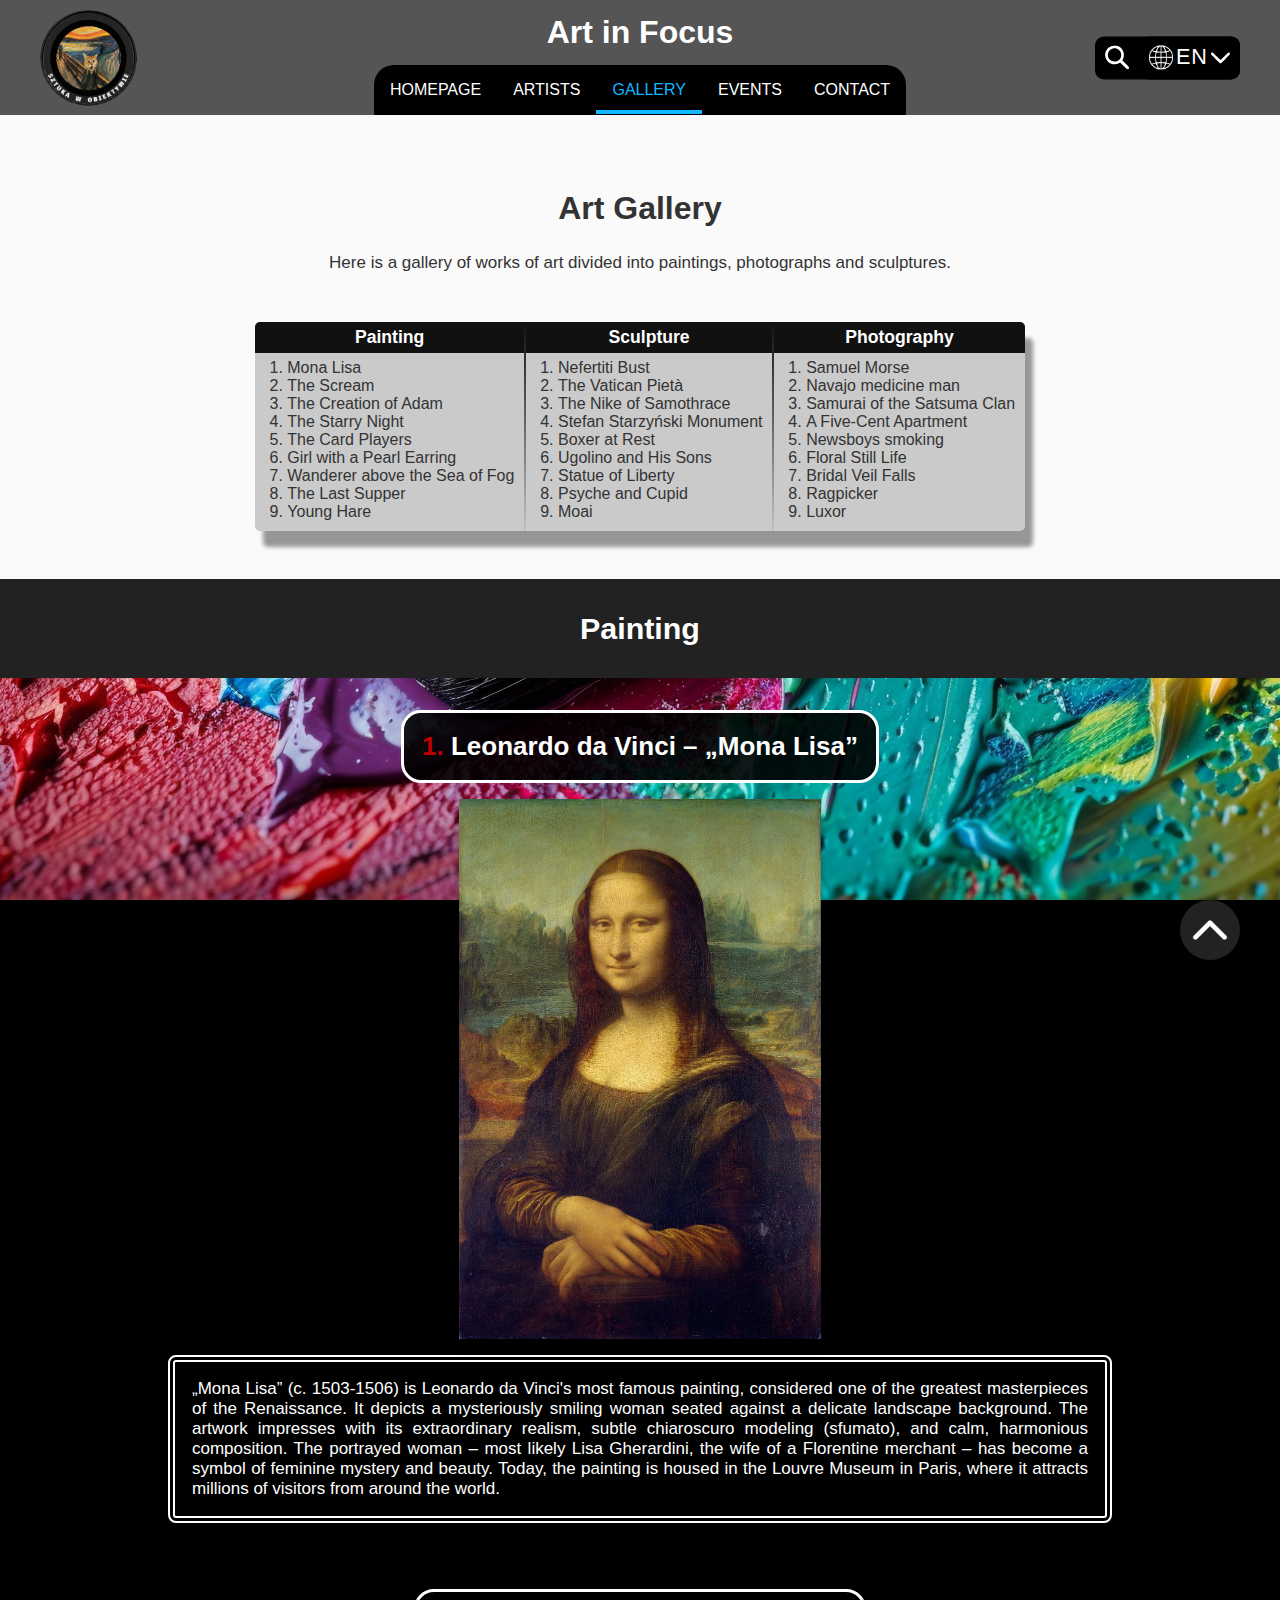
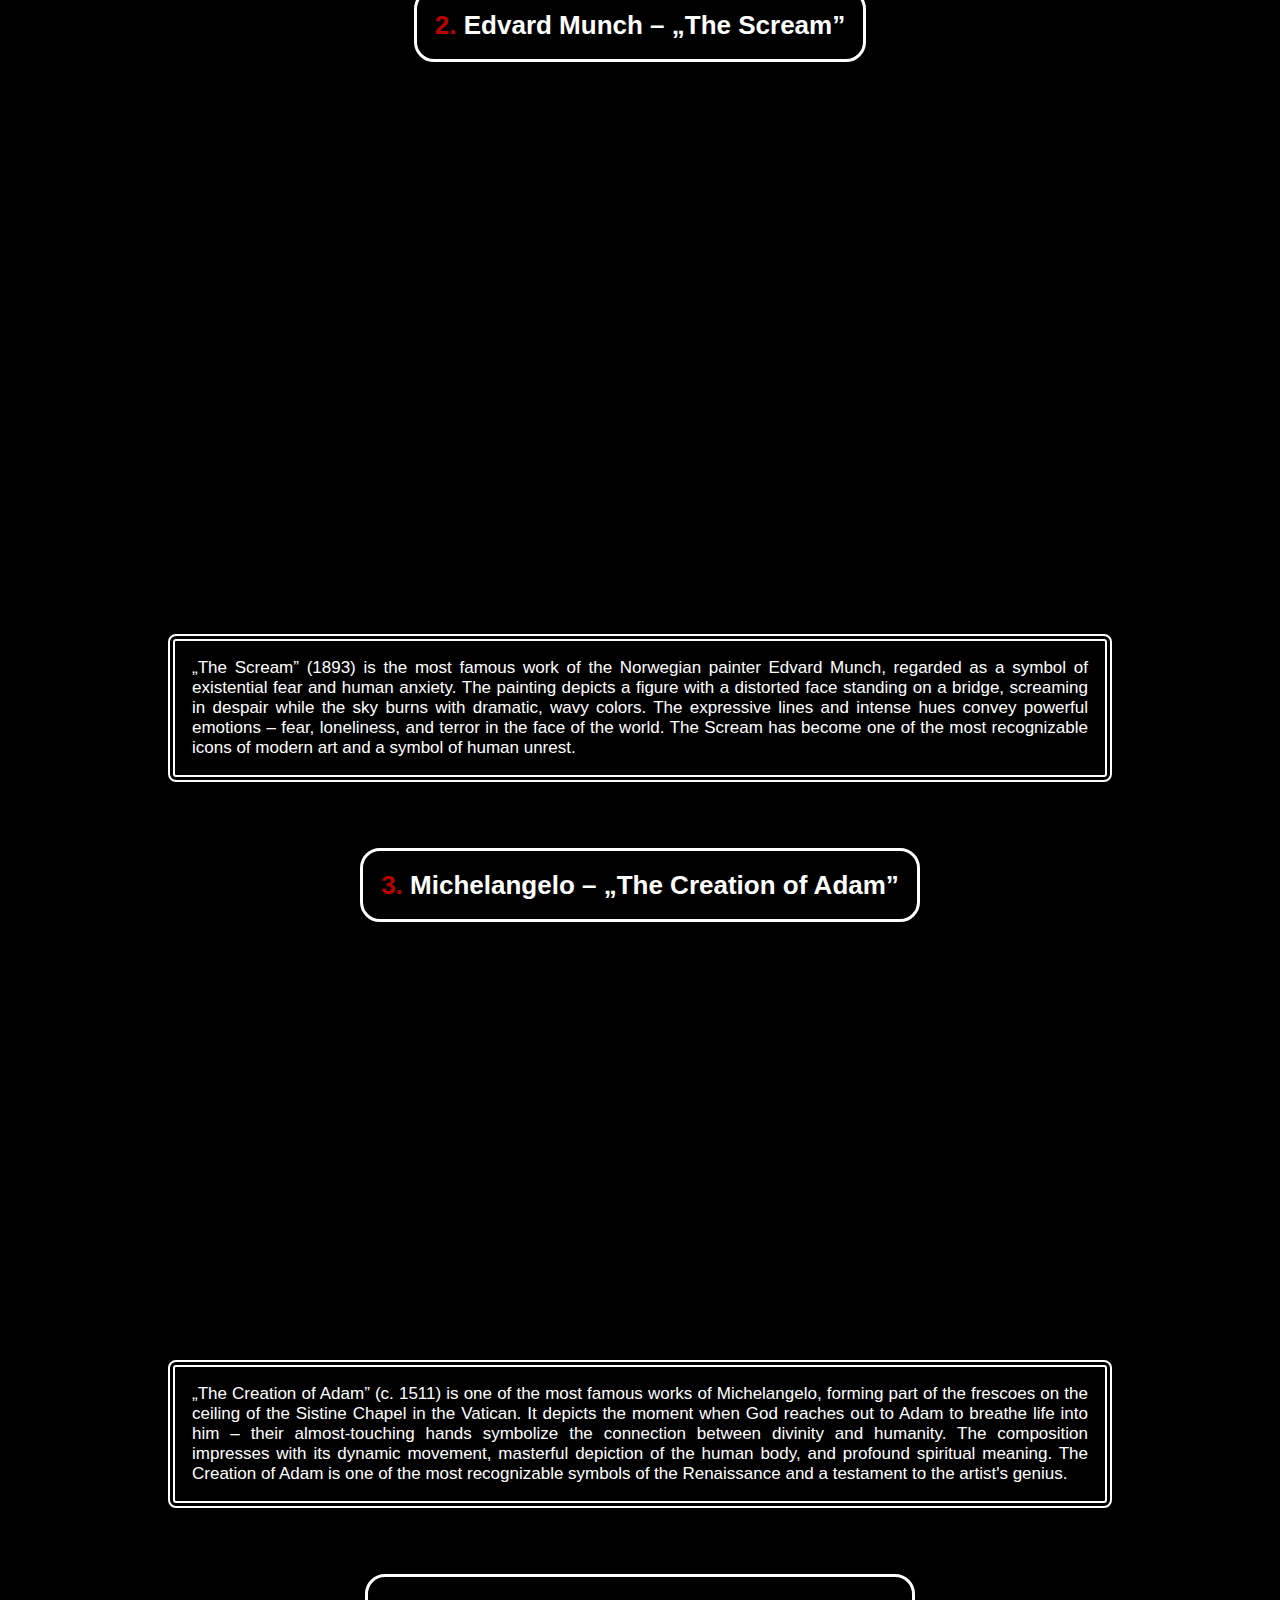
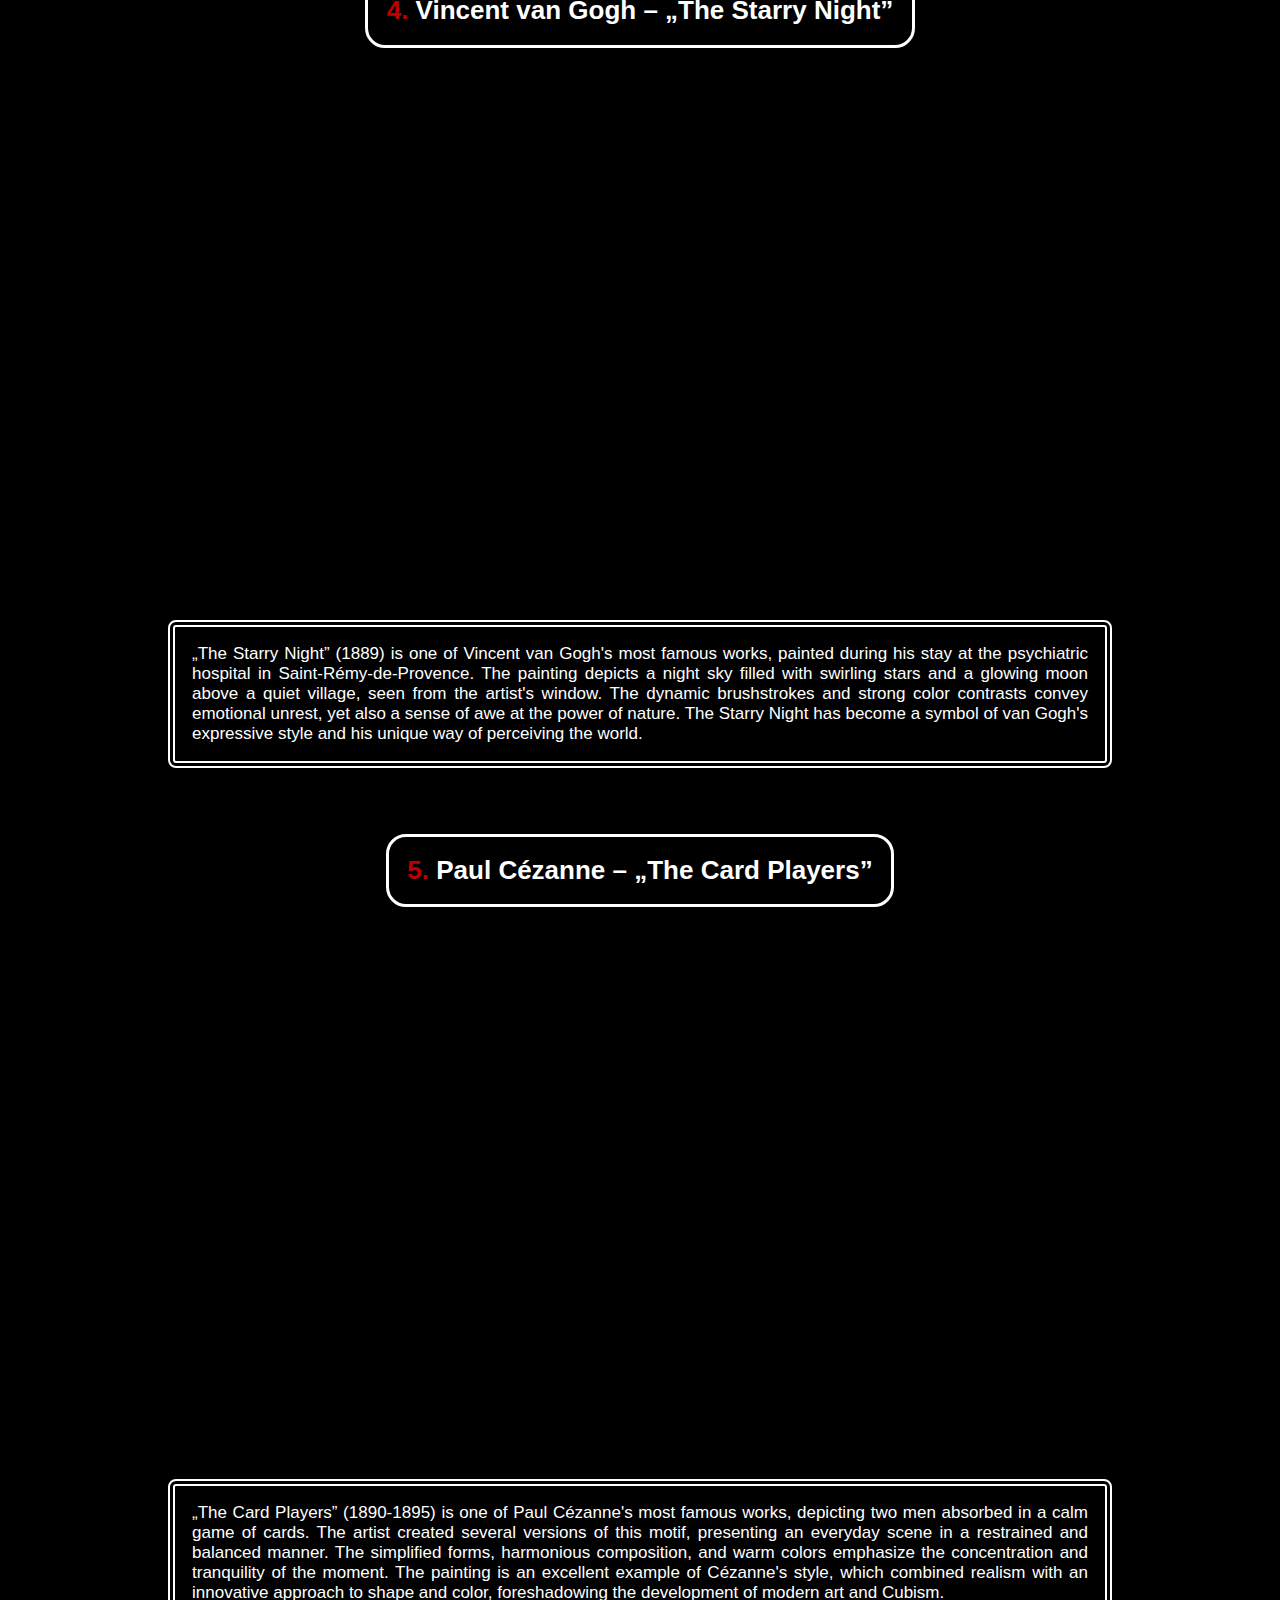
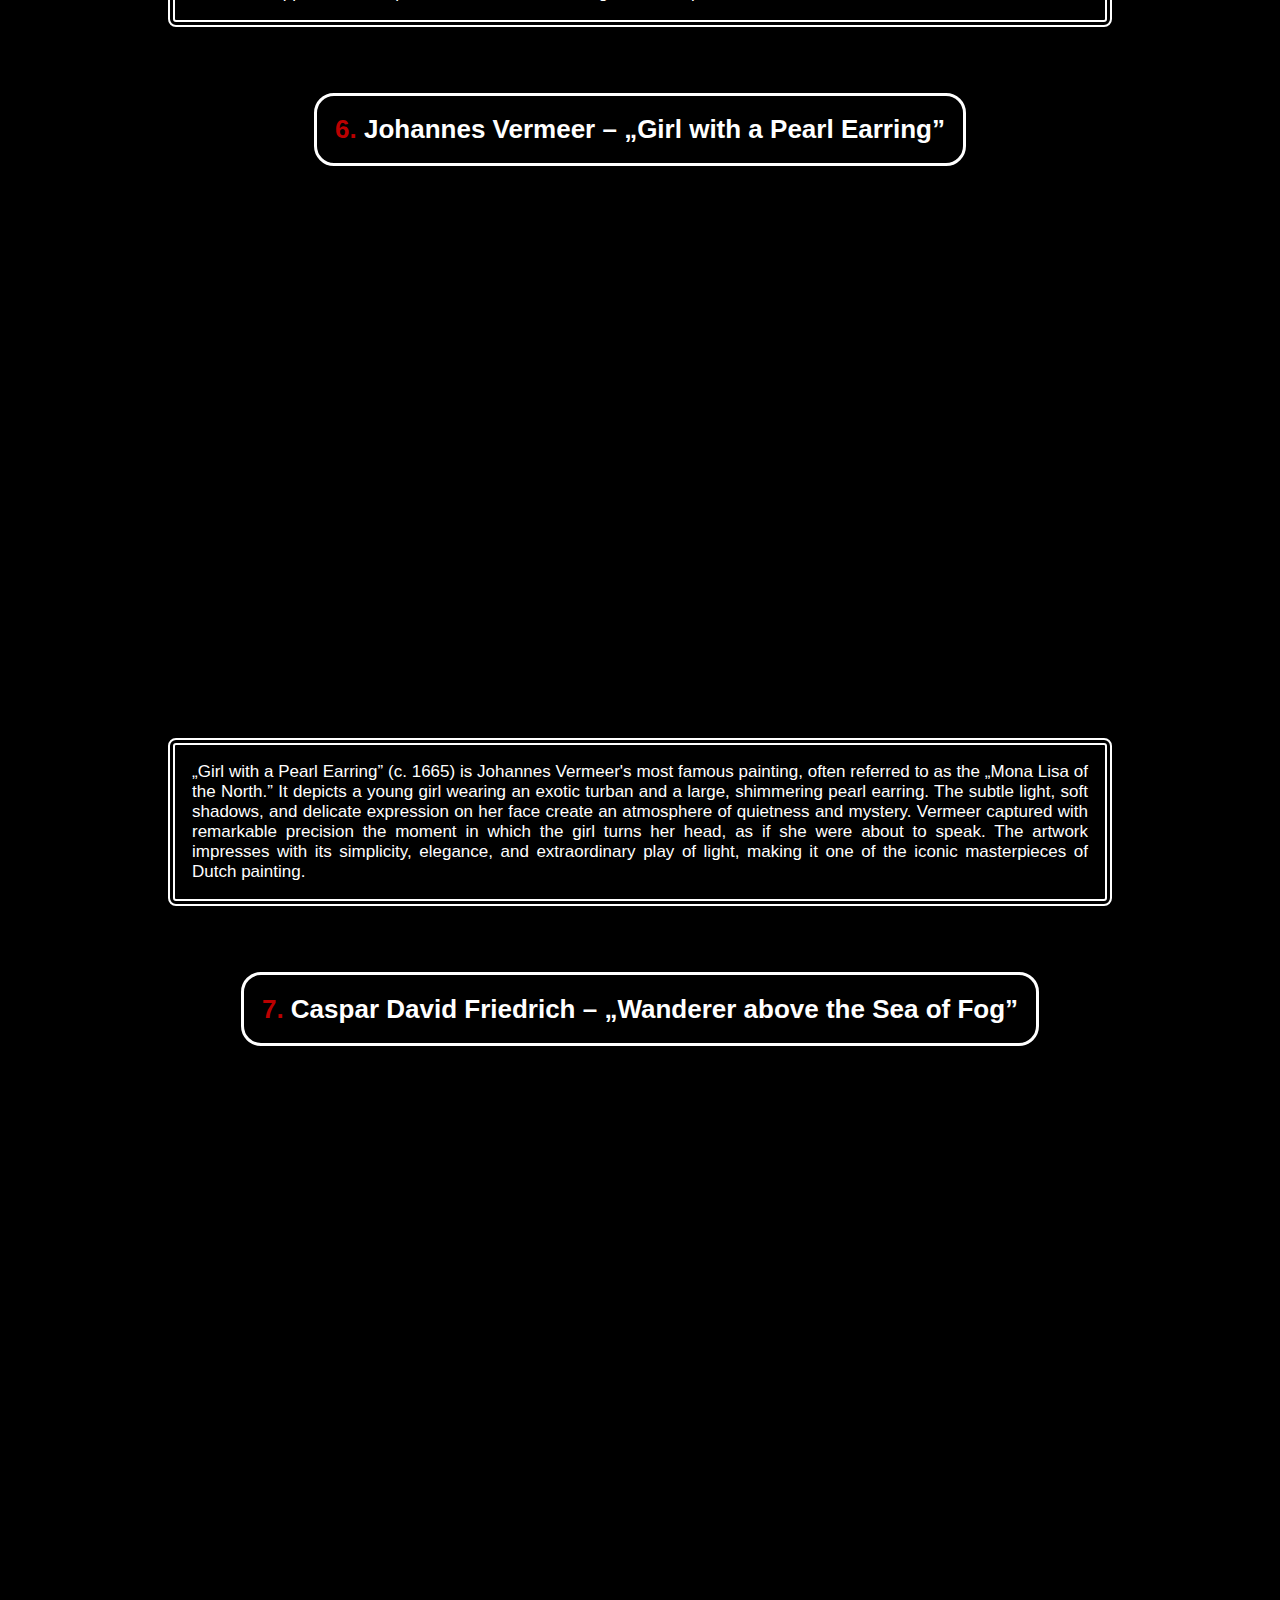
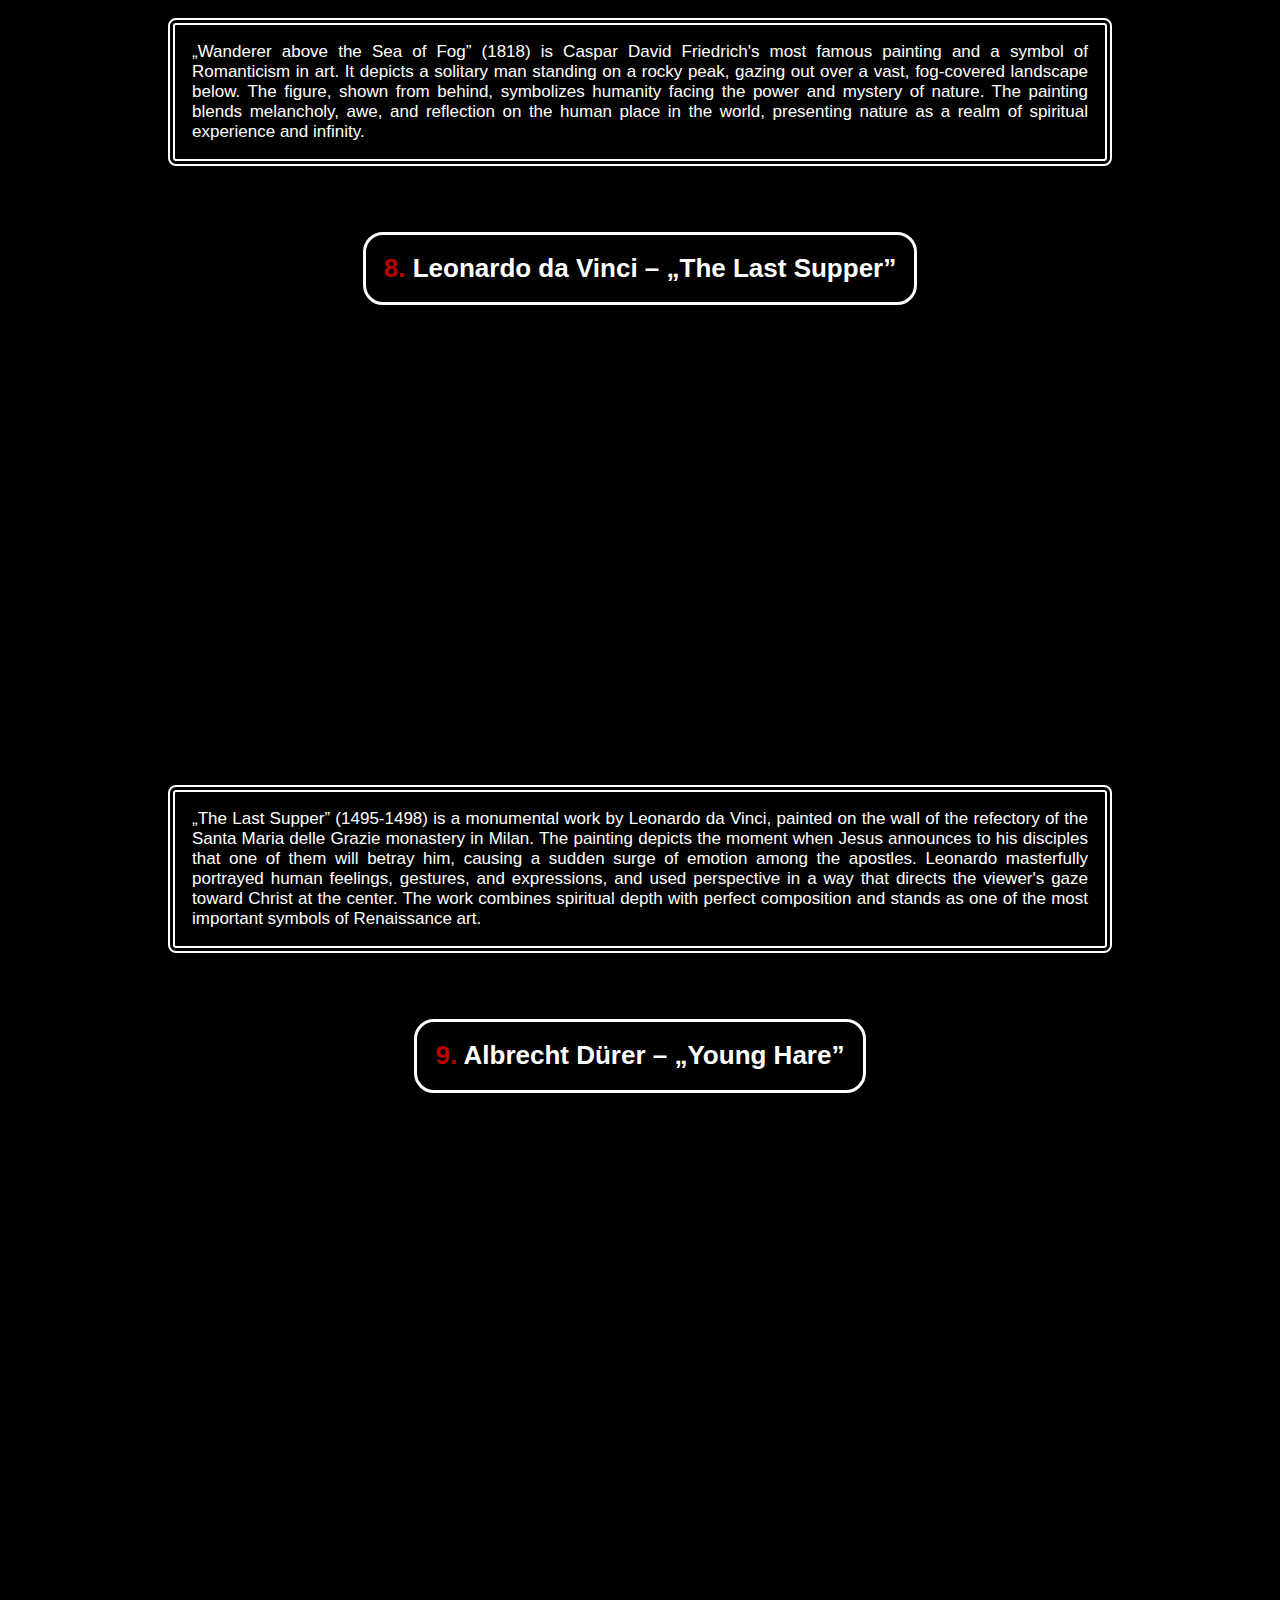
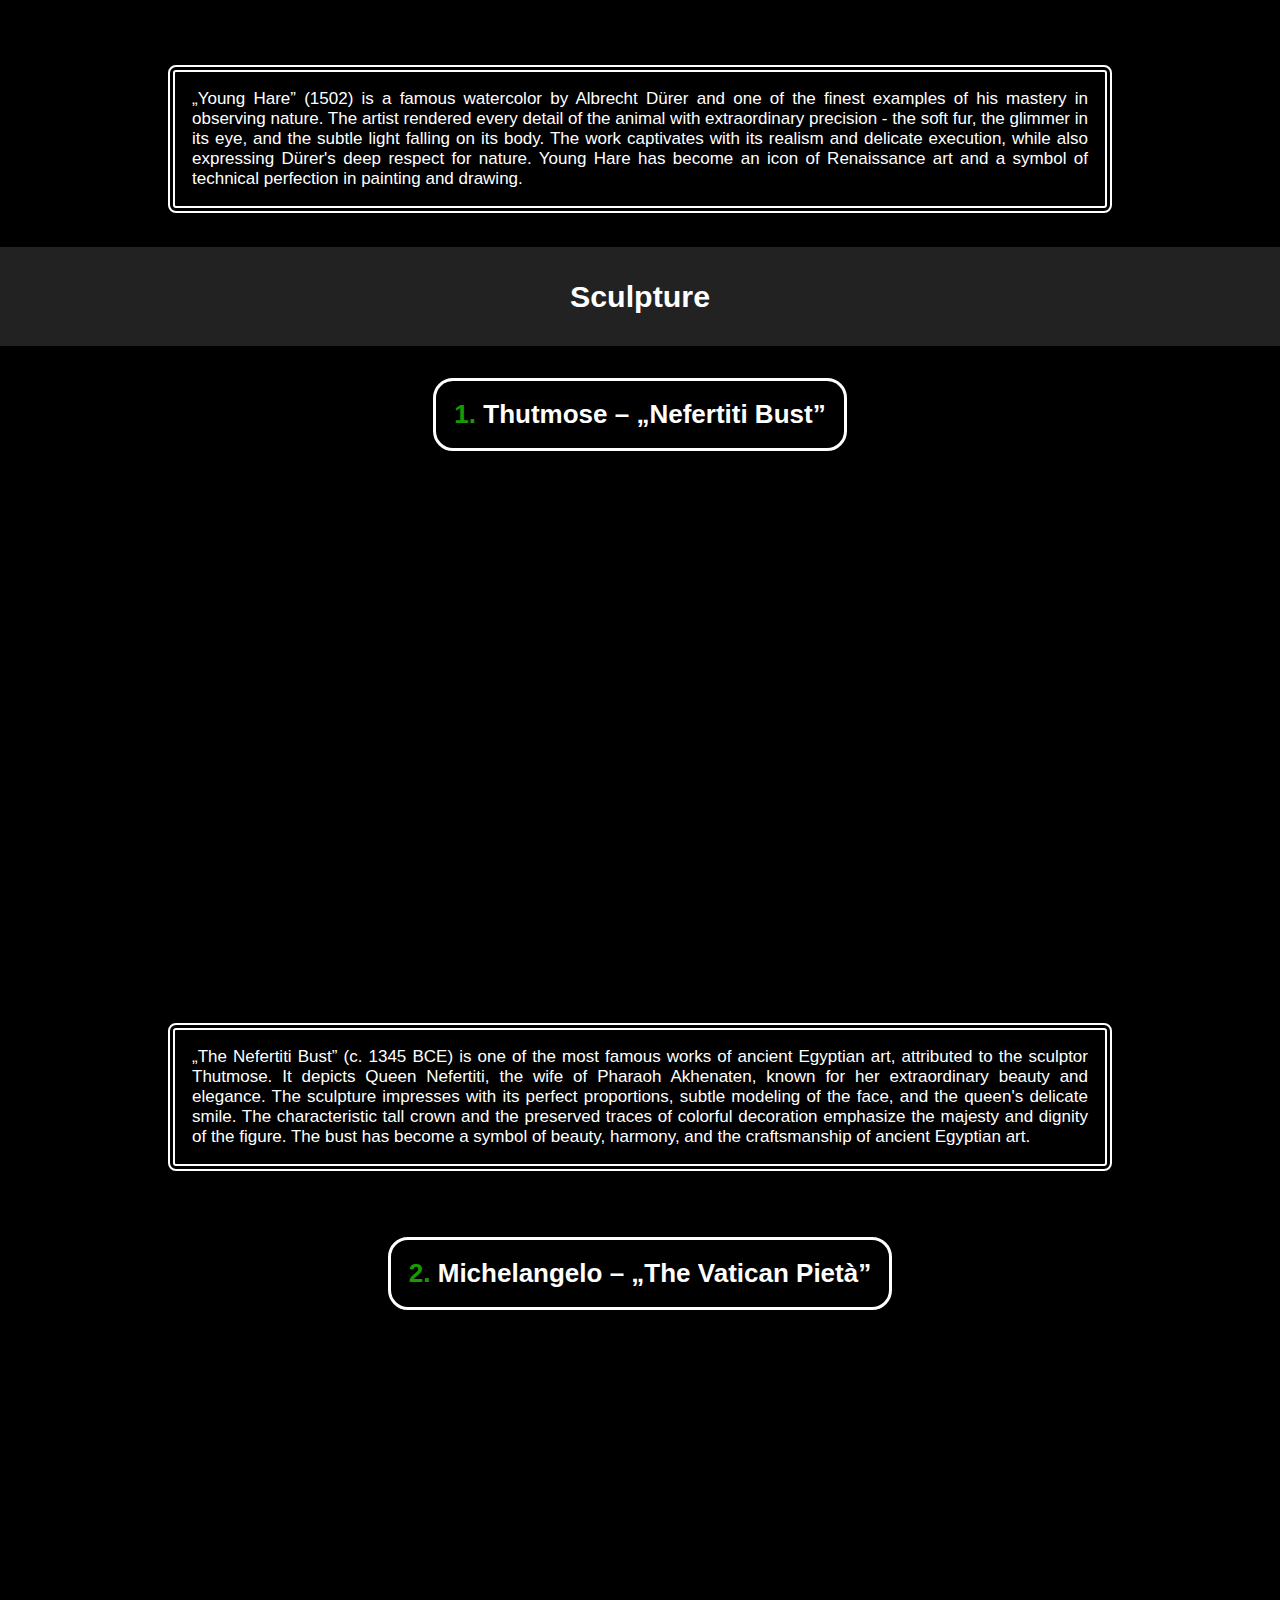
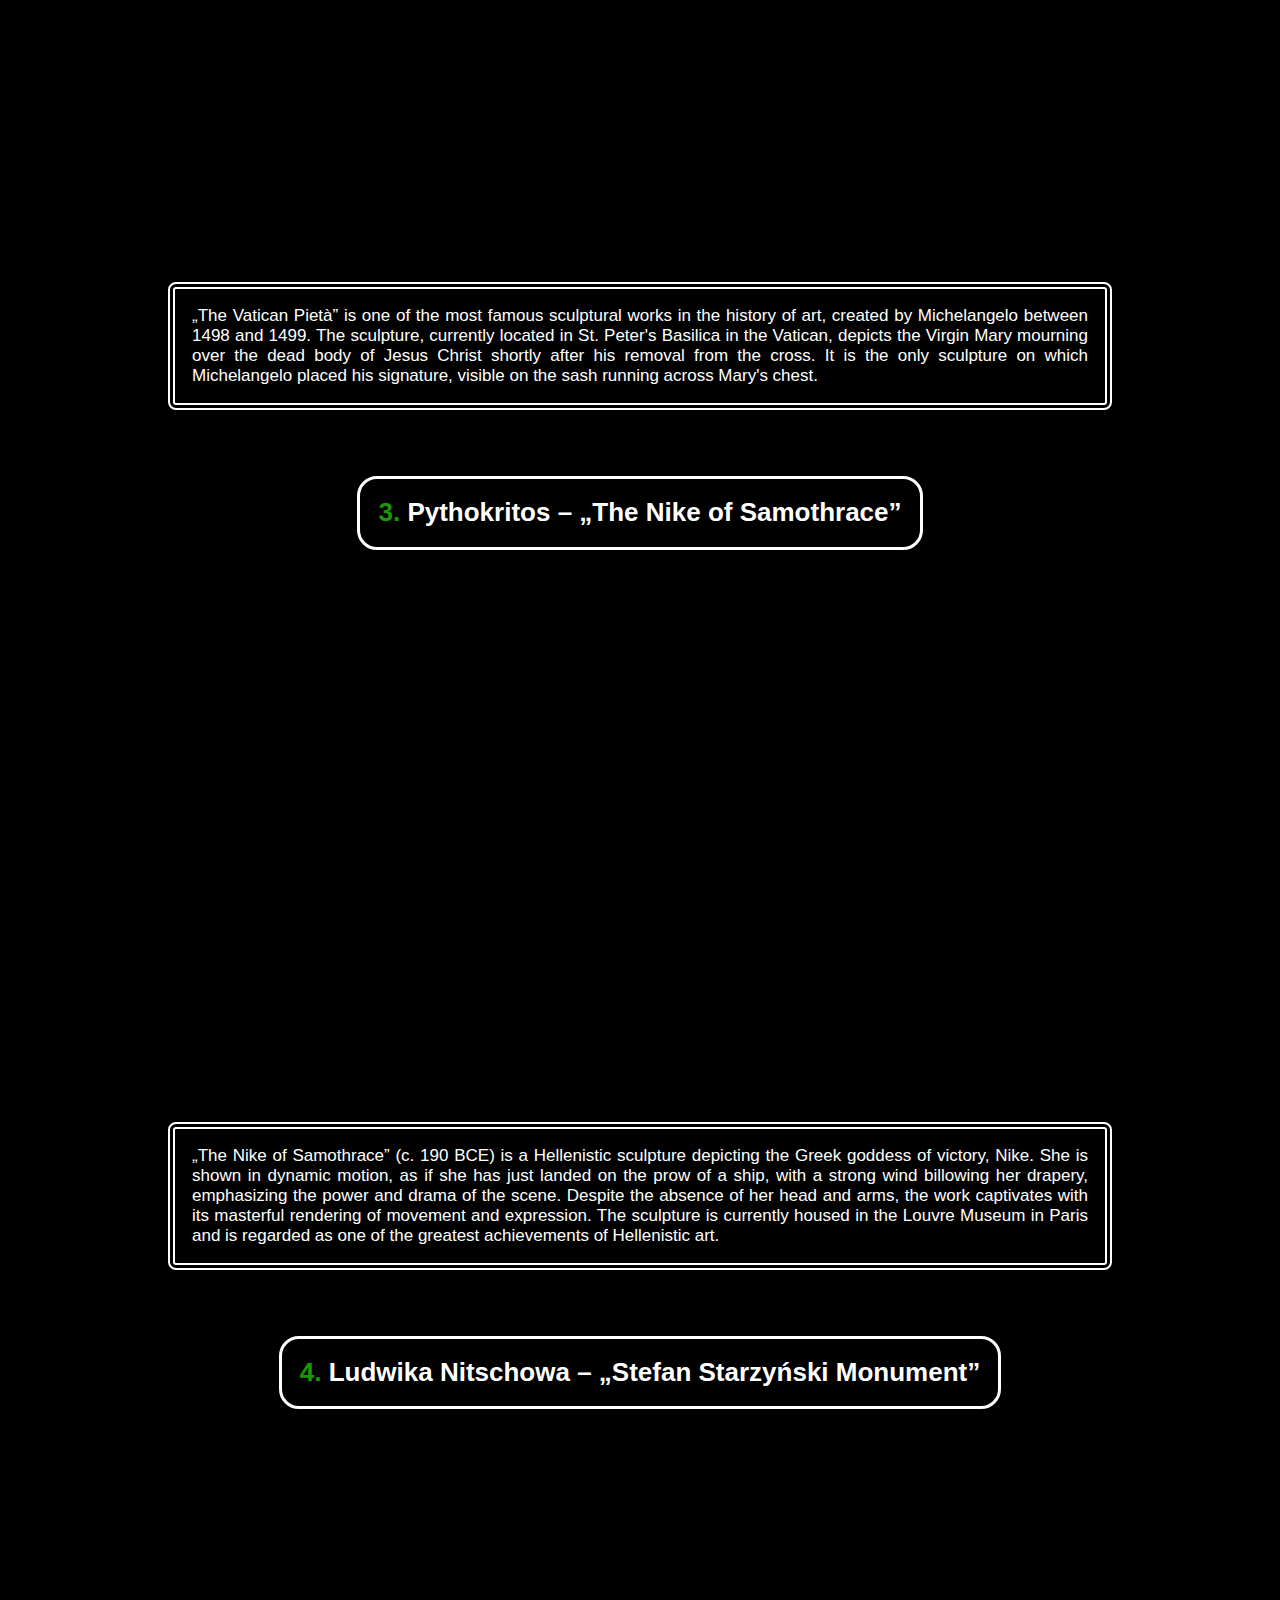
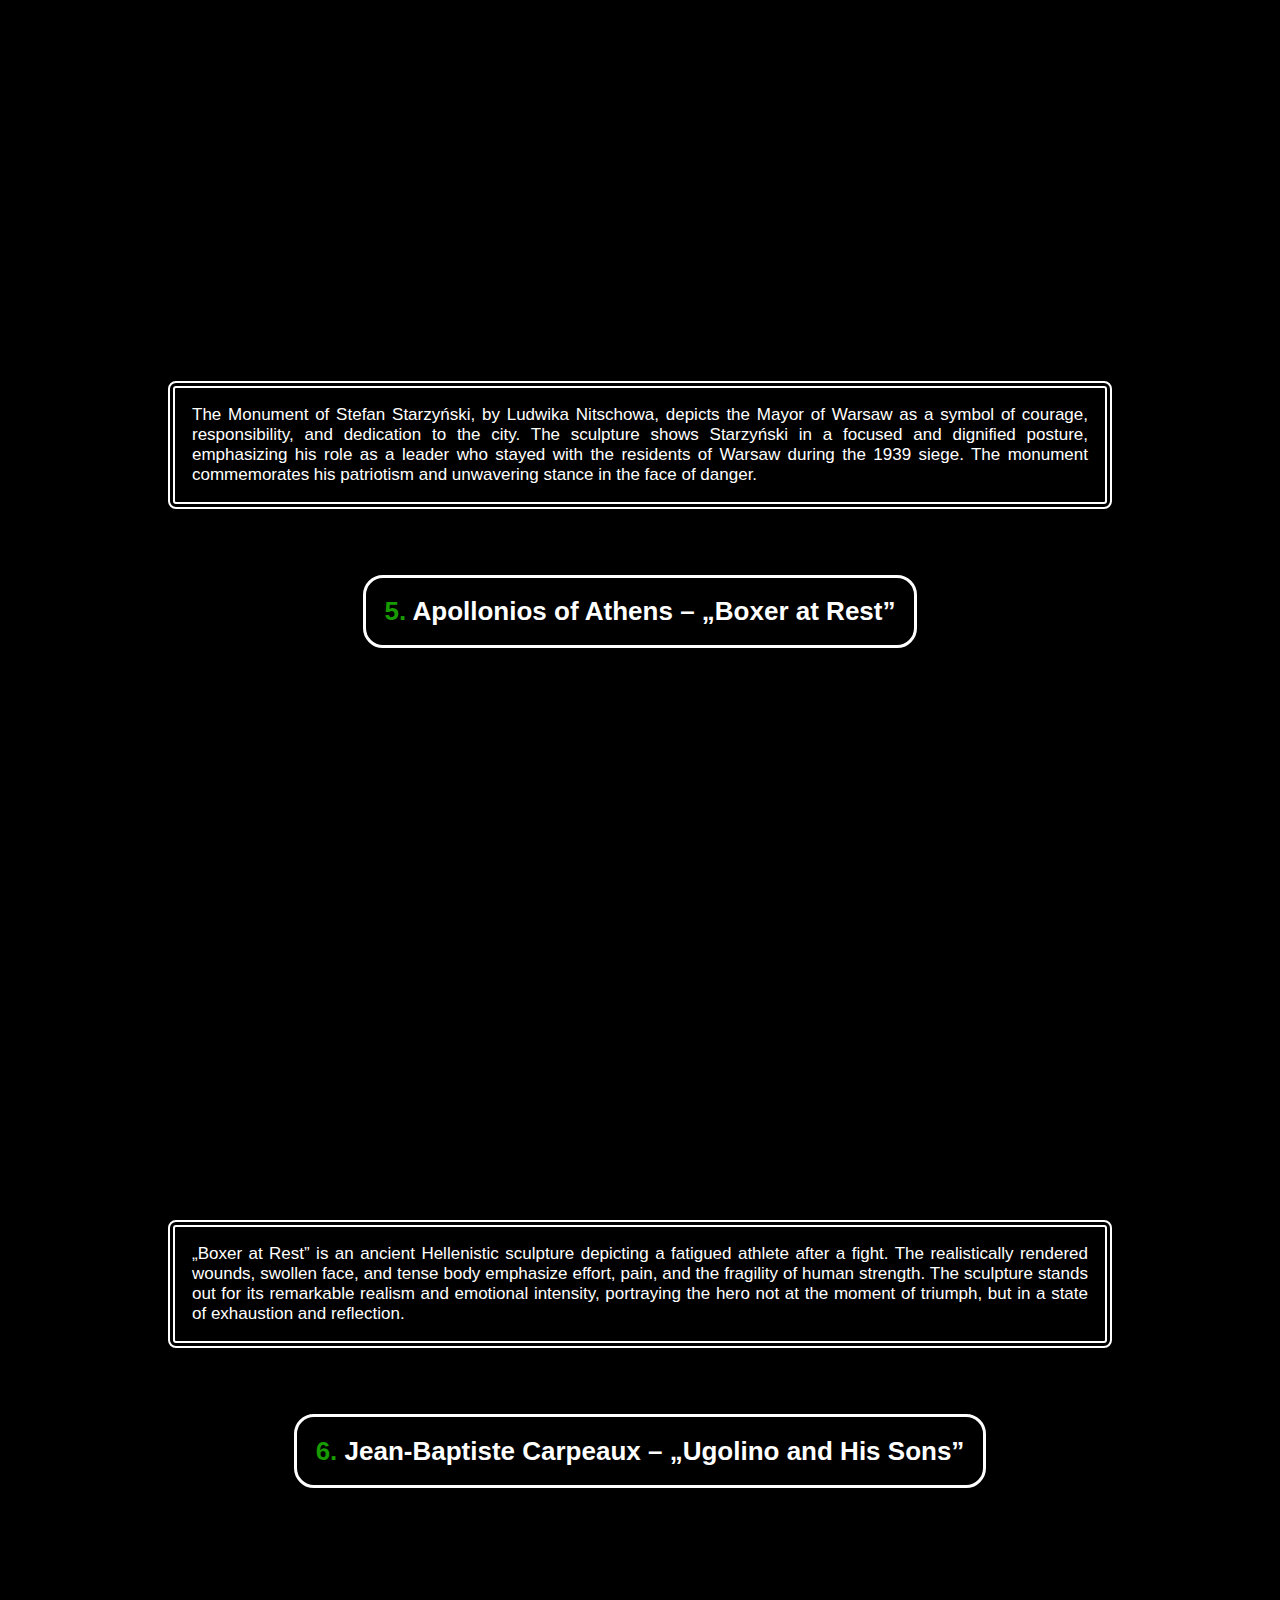
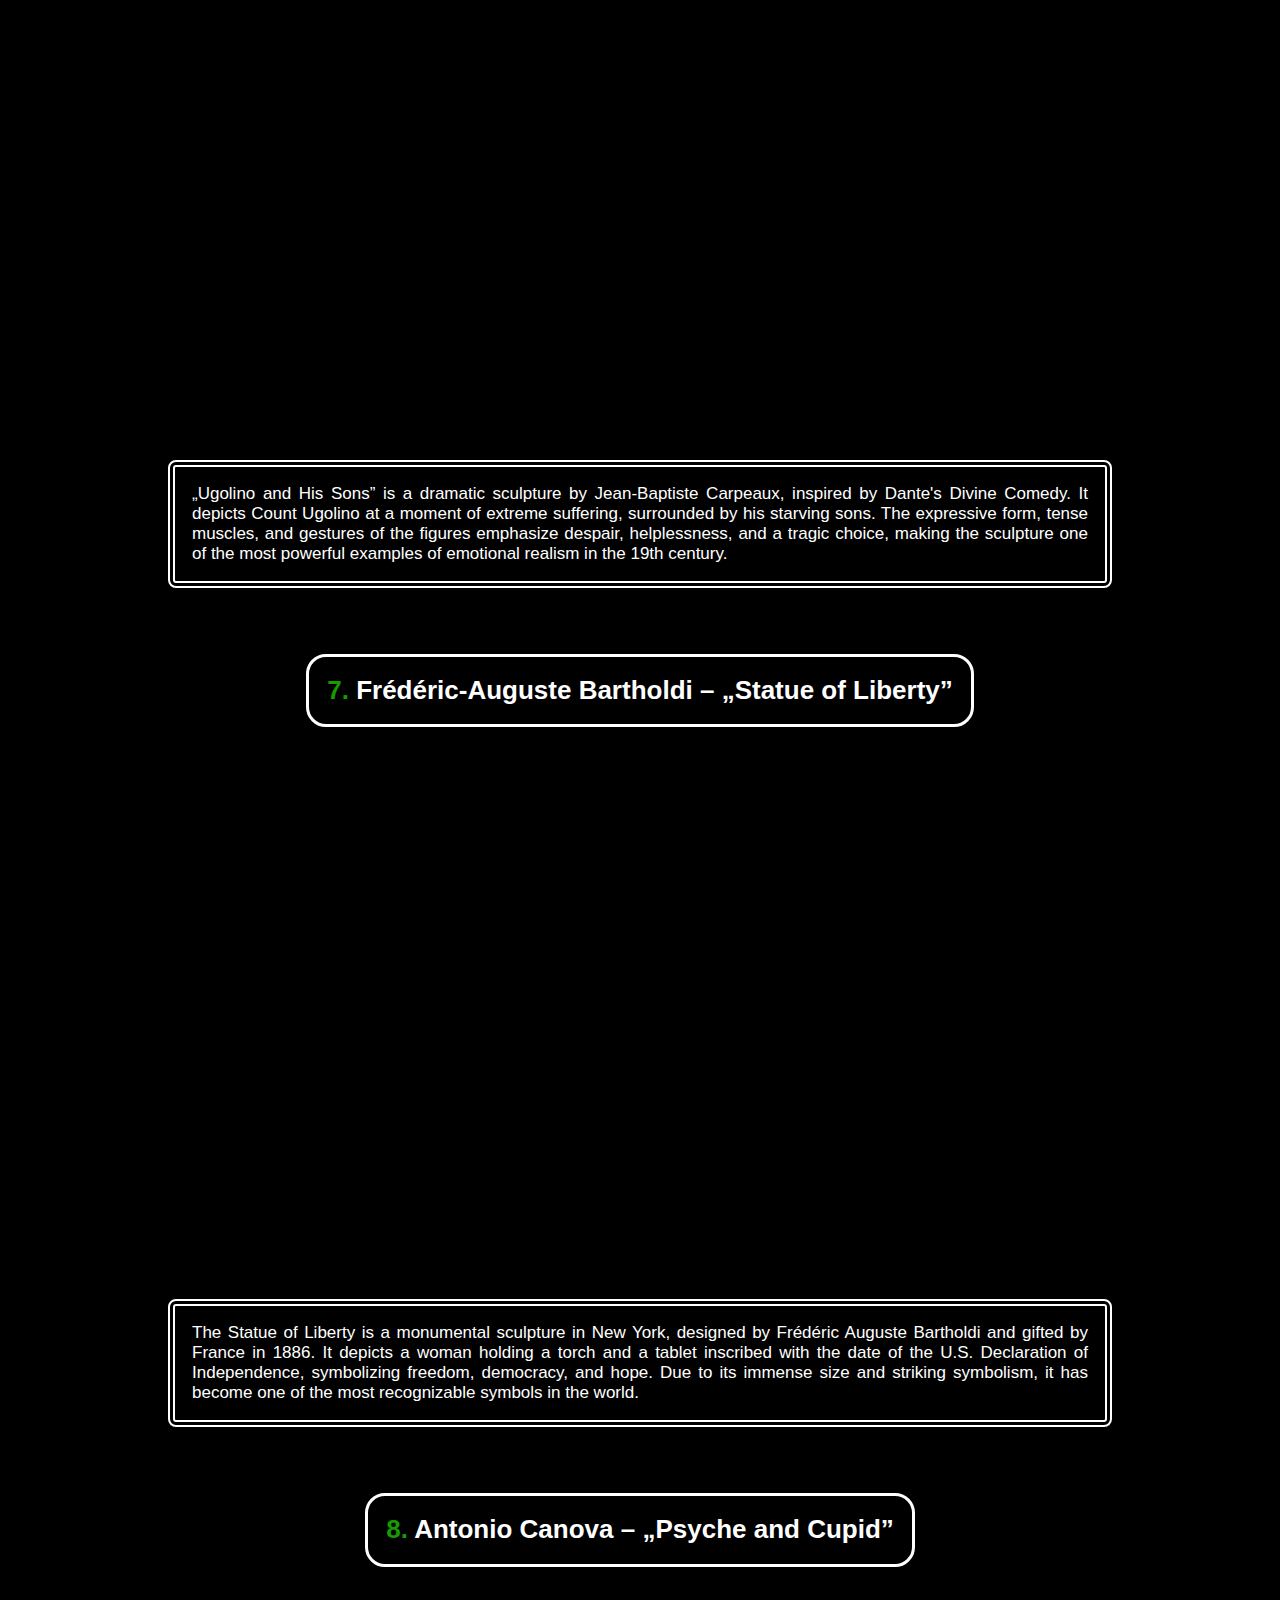
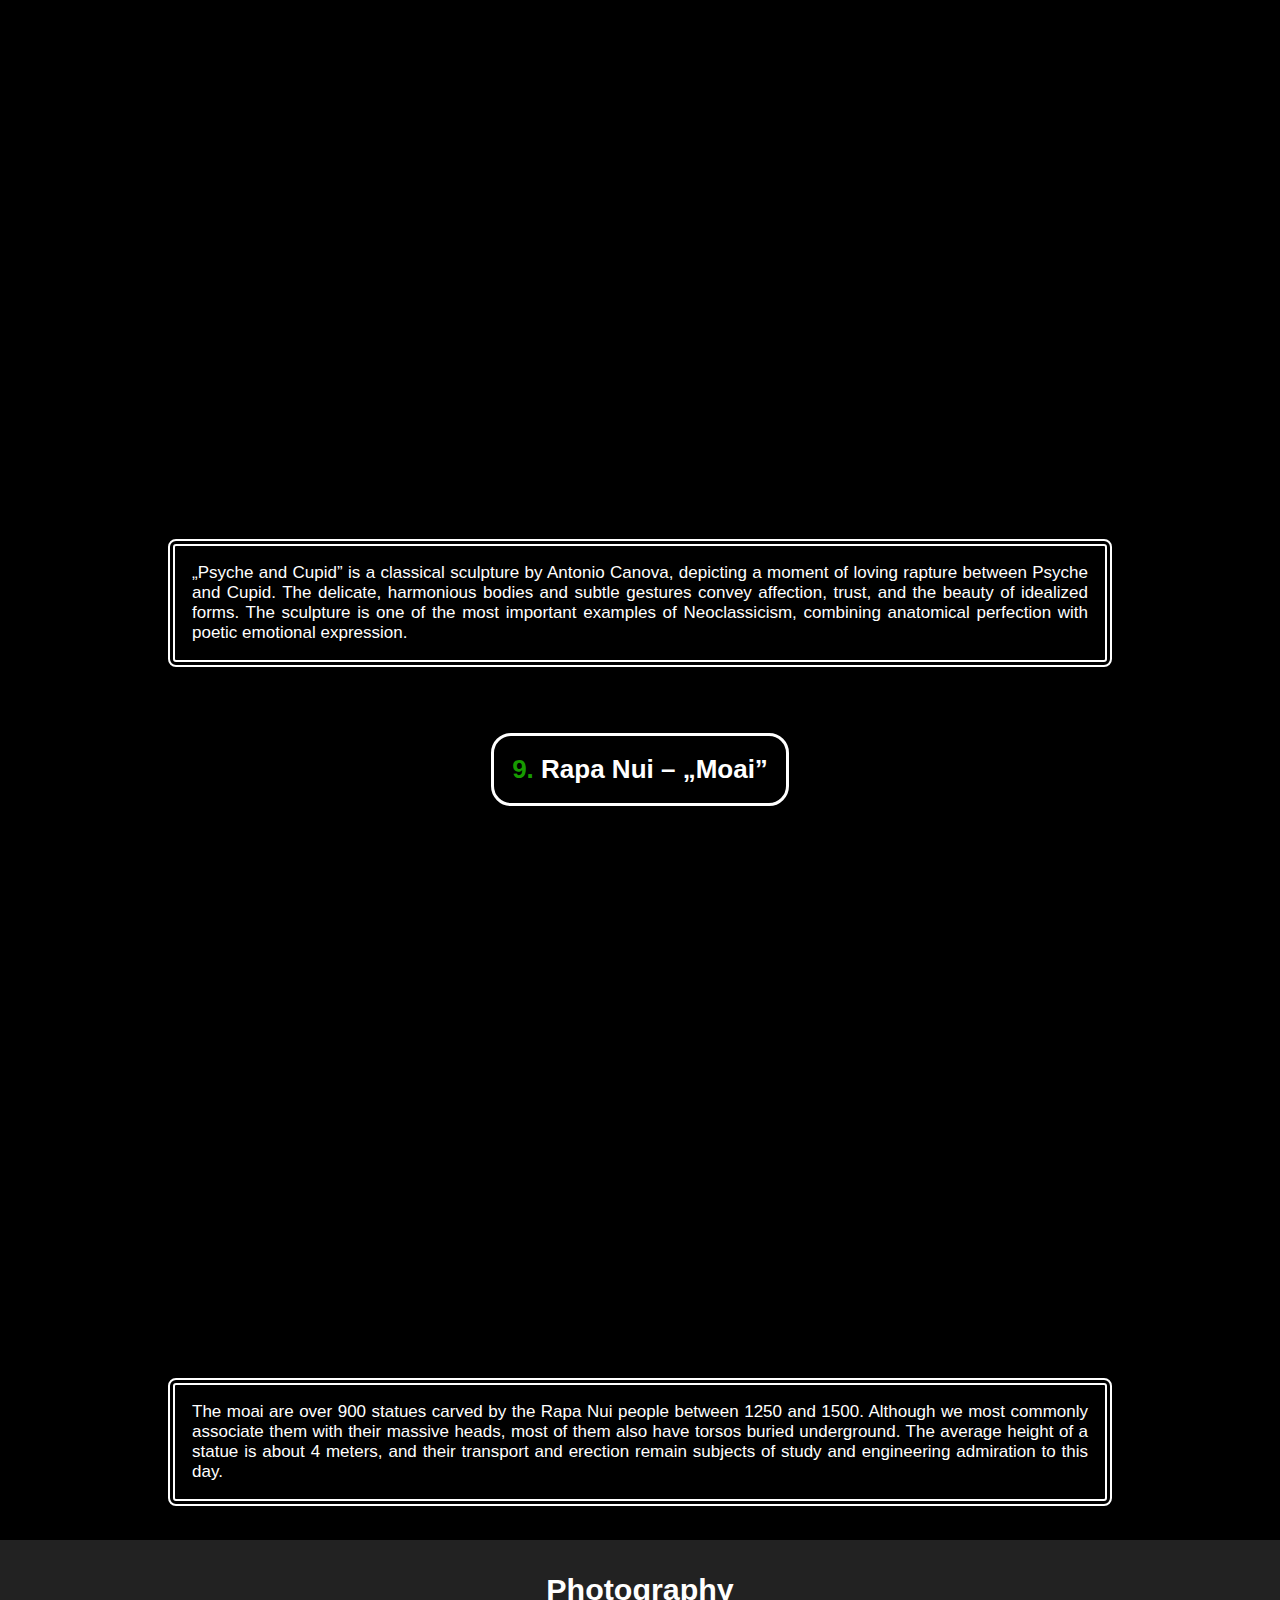
<file: en/gallery.html>
<!DOCTYPE html>
<html lang="en">
<head>
    <meta charset="UTF-8">
    <meta name="viewport" content="width=device-width, initial-scale=1.0">
    <title>Gallery</title>
    <link rel="icon" type="image/png" href="../img/logo.png">
    <link rel="stylesheet" href="../style.css">

    <link rel="alternate" href="/galeria.html" hreflang="pl">
    <link rel="alternate" href="/en/gallery.html" hreflang="en">
</head>

<body>
    <header id="header">

        <div id="search_div_head">
            <button id="search_head-btn" title="Search" aria-label="Search">
                <svg xmlns="http://www.w3.org/2000/svg" viewBox="0 0 267.000000 265.000000"
                preserveAspectRatio="xMidYMid meet" id="search_head" aria-hidden="true">
                <g transform="translate(0.000000,265.000000) scale(0.100000,-0.100000)" fill="currentColor" stroke="none">
                <path d="M873 2626 c-534 -102 -902 -583 -852 -1116 26 -278 163 -538 376 -710 192 -155 407 -231 658 -231 194 0 368 47 527 142 l82 50 371 -370 c399 -399 392 -393 480 -377 40 8 99 55 121 97 18 36 18 112 0 147 -8 15 -177 189 -374 386 l-360 359 23 37 c254 402 210 915 -110 1267 -121 134 -310 248 -495 298 -119 33 -333 43 -447 21z m392 -316 c241 -76 420 -254 495 -495 33 -107 38 -265 11 -378 -53 -221 -193 -397 -395 -497 -108 -53 -197 -73 -326 -72 -207 0 -366 67 -515 217 -150 149 -217 308 -218 515 0 128 19 215 73 325 97 198 273 341 487 395 106 27 286 22 388 -10z"/></g></svg>
            </button>
        </div>

        <div class="logo-container">
            <a href="index.html" title="Homepage">
              <img src="../img/logo.png" alt="logo" class="logo">
            </a>
        </div>

        <div class="title-container">
            <h1 class="title"><a href="index.html" title="Homepage">Art in Focus</a></h1>

            <button class="burger" id="burger" aria-label="Menu" aria-expanded="false">
              <span></span>
              <span></span>
              <span></span>
            </button>


            <nav class="main_nav">
                <ul>
                    <li><a href="index.html" title="Homepage">Homepage</a></li>
                    <li><a href="artists.html" title="Artists">Artists</a></li>
                    <li><a href="gallery.html" title="Gallery" class="active">Gallery</a></li>
                    <li><a href="events.html" title="Events">Events</a></li>
                    <li><a href="contact.html" title="Contact">Contact</a></li>
                </ul>
            </nav>

        </div>

        <div id="container">

          <div id="search_div_lang">
            <button id="search_lang-btn" title="Search" aria-label="Search">
                <svg xmlns="http://www.w3.org/2000/svg" viewBox="0 0 267.000000 265.000000"
                preserveAspectRatio="xMidYMid meet" id="search_lang" aria-hidden="true">
                <g transform="translate(0.000000,265.000000) scale(0.100000,-0.100000)" fill="currentColor" stroke="none">
                <path d="M873 2626 c-534 -102 -902 -583 -852 -1116 26 -278 163 -538 376 -710 192 -155 407 -231 658 -231 194 0 368 47 527 142 l82 50 371 -370 c399 -399 392 -393 480 -377 40 8 99 55 121 97 18 36 18 112 0 147 -8 15 -177 189 -374 386 l-360 359 23 37 c254 402 210 915 -110 1267 -121 134 -310 248 -495 298 -119 33 -333 43 -447 21z m392 -316 c241 -76 420 -254 495 -495 33 -107 38 -265 11 -378 -53 -221 -193 -397 -395 -497 -108 -53 -197 -73 -326 -72 -207 0 -366 67 -515 217 -150 149 -217 308 -218 515 0 128 19 215 73 325 97 198 273 341 487 395 106 27 286 22 388 -10z"/></g></svg> 
            </button>
          </div>

          <div id="lang-container">

            <img src="../img/lang.png" alt="lang" id="lang">
            <div id="lang-text">EN</div>
                <button id="lang-select-btn" title="Change language" aria-label="Change Language">
                    <svg xmlns="http://www.w3.org/2000/svg" viewBox="0 0 300.000000 172.000000"
                    preserveAspectRatio="xMidYMid meet" id="lang-select" aria-hidden="true">
                    <g transform="translate(0.000000,172.000000) scale(0.100000,-0.100000)" fill="currentColor" stroke="none">
                    <path d="M125 1694 c-74 -38 -124 -115 -125 -190 0 -88 12 -101 712 -800 420 -418 676 -667 700 -677 46 -22 130 -22 176 0 24 10 280 259 700 677 700 699 712 712 712 800 -1 77 -65 169 -137 197 -38 14 -121 11 -161 -8 -24 -10 -252 -230 -619 -597 l-583 -581 -582 581 c-368 367 -596 587 -620 597 -45 21 -134 22 -173 1z"/></g></svg> 
                </button>
                
            <div id="lang-menu">
                <p id="menu-title">Language</p>
                <div id="menu-text" title="Polski">
                    <img src="../img/pl.png" alt="" aria-hidden="true" id="flag">
                    <span id="lang-shortcut">PL</span>
                </div>
            </div>

          </div>

        </div>

        <form id="search_text" role="search">
          <svg xmlns="http://www.w3.org/2000/svg" viewBox="0 0 267.000000 265.000000"
          preserveAspectRatio="xMidYMid meet" id="search_icon" aria-hidden="true">
          <g transform="translate(0.000000,265.000000) scale(0.100000,-0.100000)" fill="currentColor" stroke="none">
          <path d="M873 2626 c-534 -102 -902 -583 -852 -1116 26 -278 163 -538 376 -710 192 -155 407 -231 658 -231 194 0 368 47 527 142 l82 50 371 -370 c399 -399 392 -393 480 -377 40 8 99 55 121 97 18 36 18 112 0 147 -8 15 -177 189 -374 386 l-360 359 23 37 c254 402 210 915 -110 1267 -121 134 -310 248 -495 298 -119 33 -333 43 -447 21z m392 -316 c241 -76 420 -254 495 -495 33 -107 38 -265 11 -378 -53 -221 -193 -397 -395 -497 -108 -53 -197 -73 -326 -72 -207 0 -366 67 -515 217 -150 149 -217 308 -218 515 0 128 19 215 73 325 97 198 273 341 487 395 106 27 286 22 388 -10z"/></g></svg>
          
          <input type="text" id="search" aria-label="Search" placeholder="Search" maxlength="60" tabindex="0">

          <button id="search_close_btn" type="button" title="Close" aria-label="Close">
              <svg xmlns="http://www.w3.org/2000/svg" viewBox="0 0 117.000000 117.000000"
              preserveAspectRatio="xMidYMid meet" id="search_close" aria-hidden="true">
              <g transform="translate(0.000000,117.000000) scale(0.100000,-0.100000)" fill="currentColor" stroke="none">
              <path d="M37 1132 l-37 -37 255 -255 255 -255 -255 -255 -255 -256 38 -37 37 -37 255 255 255 255 255 -255 256 -255 37 38 37 37 -255 255 -255 255 255 255 255 256 -38 37 -37 37 -255 -255 -255 -255 -255 255 -256 255 -37 -38z"/></g></svg>
          </button>
          
          <div id="tr"></div>
        </form>

        <div id="search_results">

            <div id="results"></div>

            <button id="inner_search_close_btn" title="Close" aria-label="Close">
                <svg xmlns="http://www.w3.org/2000/svg" viewBox="0 0 117.000000 117.000000"
                preserveAspectRatio="xMidYMid meet" id="inner_search_close" aria-hidden="true">
                <g transform="translate(0.000000,117.000000) scale(0.100000,-0.100000)" fill="currentColor" stroke="none">
                <path d="M37 1132 l-37 -37 255 -255 255 -255 -255 -255 -255 -256 38 -37 37 -37 255 255 255 255 255 -255 256 -255 37 38 37 37 -255 255 -255 255 255 255 255 256 -38 37 -37 37 -255 -255 -255 -255 -255 255 -256 255 -37 -38z"/></g></svg>
            </button>
        </div>

    </header>

    <main class="galeria">

        <h2>Art Gallery</h2>
        <p>Here is a gallery of works of art divided into paintings, photographs and sculptures.</p>

    </main>

    <nav id="spis">
        <div class="box" id="b1">
            <h3><a href="#Painting">Painting</a></h3>
            <ol>
                <li><a href="#Mona_Lisa">Mona Lisa</a></li>
                <li><a href="#The_Scream">The Scream</a></li>
                <li><a href="#The_Creation_of_Adam">The Creation of Adam</a></li>
                <li><a href="#The_Starry_Night">The Starry Night</a></li>
                <li><a href="#The_Card_Players">The Card Players</a></li>
                <li><a href="#Girl_with_a_Pearl_Earring">Girl with a Pearl Earring</a></li>
                <li><a href="#Wanderer_above_the_Sea_of_Fog">Wanderer above the Sea of Fog</a></li>
                <li><a href="#The_Last_Supper">The Last Supper</a></li>
                <li><a href="#Young_Hare">Young Hare</a></li>
            </ol>
        </div>
        <div class="box" id="b2">
            <h3><a href="#Sculpture">Sculpture</a></h3>
            <ol>
                <li><a href="#Nefertiti_Bust">Nefertiti Bust</a></li>
                <li><a href="#The_Vatican_Pietà">The Vatican Pietà</a></li>
                <li><a href="#The_Nike_of_Samothrace">The Nike of Samothrace</a></li>
                <li><a href="#Stefan_Starzyński_Monument">Stefan Starzyński Monument</a></li>
                <li><a href="#Boxer_at_Rest">Boxer at Rest</a></li>
                <li><a href="#Ugolino_and_His_Sons">Ugolino and His Sons</a></li>
                <li><a href="#Statue_of_Liberty">Statue of Liberty</a></li>
                <li><a href="#Psyche_and_Cupid">Psyche and Cupid</a></li>
                <li><a href="#Moai">Moai</a></li>
            </ol>
        </div>
        <div class="box" id="b3">
        <h3><a href="#Photography">Photography</a></h3>
            <ol>
                <li><a href="#Samuel_Morse">Samuel Morse</a></li>
                <li><a href="#Navajo_medicine_man">Navajo medicine man</a></li>
                <li><a href="#Samurai_of_the_Satsuma_Clan">Samurai of the Satsuma Clan</a></li>
                <li><a href="#A_Five-Cent_Apartment">A Five-Cent Apartment</a></li>
                <li><a href="#Newsboys_smoking">Newsboys smoking</a></li>
                <li><a href="#Floral_Still_Life">Floral Still Life</a></li>
                <li><a href="#Bridal_Veil_Falls">Bridal Veil Falls</a></li>
                <li><a href="#Ragpicker">Ragpicker</a></li>
                <li><a href="#Luxor">Luxor</a></li>
            </ol>
        </div>
    </nav>

    <section id="Painting" class="search-item">
        <h2>Painting</h2>

        <article id="Mona_Lisa" class="gallery-article search-item">
            <h3 class="gallery_artist">
                <a href="artists.html#Leonardo_da_Vinci" class="artist-link">Leonardo da Vinci</a> – „Mona Lisa”
            </h3>
            <img src="../img/o1.webp" alt="Mona Lisa" title="Mona Lisa" class="gallery" tabindex="0">
            <p class="opis">„Mona Lisa” (c. 1503-1506) is Leonardo da Vinci's most famous painting, considered one of the
            greatest masterpieces of the Renaissance. It depicts a mysteriously smiling woman seated against a delicate
            landscape background. The artwork impresses with its extraordinary realism, subtle chiaroscuro modeling
            (sfumato), and calm, harmonious composition. The portrayed woman – most likely Lisa Gherardini, the wife
            of a Florentine merchant – has become a symbol of feminine mystery and beauty. Today, the painting is
            housed in the Louvre Museum in Paris, where it attracts millions of visitors from around the world.</p>
        </article>

        <article id="The_Scream" class="gallery-article search-item">
            <h3 class="gallery_artist">
                <a href="artists.html#Edvard_Munch" class="artist-link">Edvard Munch</a> – „The Scream”
            </h3>
            <img src="../img/o2.jpg" alt="The Scream" title="The Scream" class="gallery" tabindex="0">
            <p class="opis">„The Scream” (1893) is the most famous work of the Norwegian painter Edvard Munch, regarded
            as a symbol of existential fear and human anxiety. The painting depicts a figure with a distorted face
            standing on a bridge, screaming in despair while the sky burns with dramatic, wavy colors. The expressive
            lines and intense hues convey powerful emotions – fear, loneliness, and terror in the face of the world.
            The Scream has become one of the most recognizable icons of modern art and a symbol of human unrest.</p>
        </article>

        <article id="The_Creation_of_Adam" class="gallery-article search-item">
            <h3 class="gallery_artist">
                <a href="artists.html#Michelangelo" class="artist-link">Michelangelo</a> – „The Creation of Adam”
            </h3>
            <img src="../img/o3.jpg" alt="The Creation of Adam" title="The Creation of Adam" class="gallery" tabindex="0">
            <p class="opis">„The Creation of Adam” (c. 1511) is one of the most famous works of Michelangelo,
            forming part of the frescoes on the ceiling of the Sistine Chapel in the Vatican. It depicts the moment when
            God reaches out to Adam to breathe life into him – their almost-touching hands symbolize the connection between
            divinity and humanity. The composition impresses with its dynamic movement, masterful depiction of the human
            body, and profound spiritual meaning. The Creation of Adam is one of the most recognizable symbols of the
            Renaissance and a testament to the artist's genius.</p>
        </article>

        <article id="The_Starry_Night" class="gallery-article search-item">
            <h3 class="gallery_artist">
                <a href="artists.html#Vincent_van_Gogh" class="artist-link">Vincent van Gogh</a> – „The Starry Night”
            </h3>
            <img src="../img/o4.jpg" alt="The Starry Night" title="The Starry Night" class="gallery" tabindex="0">
            <p class="opis">„The Starry Night” (1889) is one of Vincent van Gogh's most famous works, painted during his stay
            at the psychiatric hospital in Saint-Rémy-de-Provence. The painting depicts a night sky filled with swirling
            stars and a glowing moon above a quiet village, seen from the artist's window. The dynamic brushstrokes and
            strong color contrasts convey emotional unrest, yet also a sense of awe at the power of nature. The Starry
            Night has become a symbol of van Gogh's expressive style and his unique way of perceiving the world.</p>
        </article>

        <article id="The_Card_Players" class="gallery-article search-item">
            <h3 class="gallery_artist">
                <a href="artists.html#Paul_Cézanne" class="artist-link">Paul Cézanne</a> – „The Card Players”
            </h3>
            <img src="../img/o6.jpg" alt="The Card Players" title="The Card Players" class="gallery" tabindex="0">
            <p class="opis">„The Card Players” (1890-1895) is one of Paul Cézanne's most famous works, depicting two men
            absorbed in a calm game of cards. The artist created several versions of this motif, presenting an everyday
            scene in a restrained and balanced manner. The simplified forms, harmonious composition, and warm colors
            emphasize the concentration and tranquility of the moment. The painting is an excellent example of Cézanne's
            style, which combined realism with an innovative approach to shape and color, foreshadowing the development
            of modern art and Cubism.</p>
        </article>

        <article id="Girl_with_a_Pearl_Earring" class="gallery-article search-item">
            <h3 class="gallery_artist">
                <a href="artists.html#Johannes_Vermeer" class="artist-link">Johannes Vermeer</a>
                – „Girl with a Pearl Earring”
            </h3>
            <img src="../img/o7.jpg" alt="Girl with a Pearl Earring" title="Girl with a Pearl Earring" class="gallery"
            tabindex="0">
            <p class="opis">„Girl with a Pearl Earring” (c. 1665) is Johannes Vermeer's most famous painting, often referred
            to as the „Mona Lisa of the North.” It depicts a young girl wearing an exotic turban and a large, shimmering
            pearl earring. The subtle light, soft shadows, and delicate expression on her face create an atmosphere of
            quietness and mystery. Vermeer captured with remarkable precision the moment in which the girl turns her
            head, as if she were about to speak. The artwork impresses with its simplicity, elegance, and extraordinary
            play of light, making it one of the iconic masterpieces of Dutch painting.</p>
        </article>

        <article id="Wanderer_above_the_Sea_of_Fog" class="gallery-article search-item">
            <h3 class="gallery_artist">
                <a href="artists.html#Caspar_David_Friedrich" class="artist-link">Caspar David Friedrich</a>
                – „Wanderer above the Sea of Fog”
            </h3>
            <img src="../img/o8.jpeg" alt="Wanderer above the Sea of Fog" title="Wanderer above the Sea of Fog" class="gallery"
            tabindex="0">
            <p class="opis">„Wanderer above the Sea of Fog” (1818) is Caspar David Friedrich's most famous painting and a
            symbol of Romanticism in art. It depicts a solitary man standing on a rocky peak, gazing out over a vast,
            fog-covered landscape below. The figure, shown from behind, symbolizes humanity facing the power and mystery
            of nature. The painting blends melancholy, awe, and reflection on the human place in the world, presenting
            nature as a realm of spiritual experience and infinity.</p>
        </article>

        <article id="The_Last_Supper" class="gallery-article search-item">
            <h3 class="gallery_artist">
                <a href="artists.html#Leonardo_da_Vinci" class="artist-link">Leonardo da Vinci</a> – „The Last Supper”
            </h3>
            <img src="../img/o9.jpg" alt="The Last Supper" title="The Last Supper" class="gallery" tabindex="0">
            <p class="opis">„The Last Supper” (1495-1498) is a monumental work by Leonardo da Vinci, painted on the wall of
            the refectory of the Santa Maria delle Grazie monastery in Milan. The painting depicts the moment when Jesus
            announces to his disciples that one of them will betray him, causing a sudden surge of emotion among the
            apostles. Leonardo masterfully portrayed human feelings, gestures, and expressions, and used perspective
            in a way that directs the viewer's gaze toward Christ at the center. The work combines spiritual depth with
            perfect composition and stands as one of the most important symbols of Renaissance art.</p>
        </article>

        <article id="Young_Hare" class="gallery-article search-item">
            <h3 class="gallery_artist">
                <a href="artists.html#Albrecht_Dürer" class="artist-link">Albrecht Dürer</a> – „Young Hare”
            </h3>
            <img src="../img/o10.jpg" alt="Young Hare" title="Young Hare" class="gallery" tabindex="0">
            <p class="opis">„Young Hare” (1502) is a famous watercolor by Albrecht Dürer and one of the finest examples of his
            mastery in observing nature. The artist rendered every detail of the animal with extraordinary precision - the
            soft fur, the glimmer in its eye, and the subtle light falling on its body. The work captivates with its
            realism and delicate execution, while also expressing Dürer's deep respect for nature. Young Hare has
            become an icon of Renaissance art and a symbol of technical perfection in painting and drawing.</p>
        </article>
    </section>

    <section id="Sculpture" class="search-item">
        <h2>Sculpture</h2>

        <article id="Nefertiti_Bust" class="gallery-article search-item">
            <h3 class="gallery_artist">
                <a href="artists.html#Thutmose" class="artist-link">Thutmose</a> – „Nefertiti Bust”
            </h3>
            <img src="../img/nef.jpg" alt="Nefertiti Bust" title="Nefertiti Bust" class="gallery" tabindex="0">
            <p class="opis">„The Nefertiti Bust” (c. 1345 BCE) is one of the most famous works of ancient Egyptian art,
            attributed to the sculptor Thutmose. It depicts Queen Nefertiti, the wife of Pharaoh Akhenaten, known for
            her extraordinary beauty and elegance. The sculpture impresses with its perfect proportions, subtle modeling
            of the face, and the queen's delicate smile. The characteristic tall crown and the preserved traces of colorful
            decoration emphasize the majesty and dignity of the figure. The bust has become a symbol of beauty, harmony,
            and the craftsmanship of ancient Egyptian art.</p>
        </article>

        <article id="The_Vatican_Pietà" class="gallery-article search-item">
            <h3 class="gallery_artist">
                <a href="artists.html#Michelangelo" class="artist-link">Michelangelo</a> – „The Vatican Pietà”
            </h3>
            <img src="../img/r4.jpg" alt="The Vatican Pietà" title="The Vatican Pietà" class="gallery" tabindex="0">
            <p class="opis">„The Vatican Pietà” is one of the most famous sculptural works in the history of art,
                created by Michelangelo between 1498 and 1499. The sculpture, currently located in St. Peter's
                Basilica in the Vatican, depicts the Virgin Mary mourning over the dead body of Jesus Christ
                shortly after his removal from the cross. It is the only sculpture on which Michelangelo placed
                his signature, visible on the sash running across Mary's chest.</p>
        </article>

        <article id="The_Nike_of_Samothrace" class="gallery-article search-item">
            <h3 class="gallery_artist">
                <a href="artists.html#Pythokritos" class="artist-link">Pythokritos</a> – „The Nike of Samothrace”
            </h3>
            <img src="../img/r5.jpg" alt="The Nike of Samothrace" title="The Nike of Samothrace"
            class="gallery" tabindex="0">
            <p class="opis">„The Nike of Samothrace” (c. 190 BCE) is a Hellenistic sculpture depicting the Greek goddess
            of victory, Nike. She is shown in dynamic motion, as if she has just landed on the prow of a ship, with
            a strong wind billowing her drapery, emphasizing the power and drama of the scene. Despite the absence
            of her head and arms, the work captivates with its masterful rendering of movement and expression.
            The sculpture is currently housed in the Louvre Museum in Paris and is regarded as one of the greatest
            achievements of Hellenistic art.</p>
        </article>

        <article id="Stefan_Starzyński_Monument" class="gallery-article search-item">
            <h3 class="gallery_artist">
                <a href="artists.html#Ludwika_Nitschowa" class="artist-link">Ludwika Nitschowa</a>
                – „Stefan Starzyński Monument”
            </h3>
            <img src="../img/pss.jpg" alt="Stefan Starzyński Monument" title="Stefan Starzyński Monument"
            class="gallery" tabindex="0">
            <p class="opis">The Monument of Stefan Starzyński, by Ludwika Nitschowa, depicts the Mayor of Warsaw
                as a symbol of courage, responsibility, and dedication to the city. The sculpture shows Starzyński
                in a focused and dignified posture, emphasizing his role as a leader who stayed with the
                residents of Warsaw during the 1939 siege. The monument commemorates his patriotism and
                unwavering stance in the face of danger.</p>
        </article>

        <article id="Boxer_at_Rest" class="gallery-article search-item">
            <h3 class="gallery_artist">
                <a href="artists.html#Apollonios_of_Athens" class="artist-link">Apollonios of Athens</a> – „Boxer at Rest”
            </h3>
            <img src="../img/op.jpg" alt="Boxer at Rest" title="Boxer at Rest" class="gallery" tabindex="0">
            <p class="opis">„Boxer at Rest” is an ancient Hellenistic sculpture depicting a fatigued athlete after
                a fight. The realistically rendered wounds, swollen face, and tense body emphasize effort, pain,
                and the fragility of human strength. The sculpture stands out for its remarkable realism and
                emotional intensity, portraying the hero not at the moment of triumph, but in a state of
                exhaustion and reflection.</p>
        </article>

        <article id="Ugolino_and_His_Sons" class="gallery-article search-item">
            <h3 class="gallery_artist">
                <a href="artists.html#Jean-Baptiste_Carpeaux" class="artist-link">Jean-Baptiste Carpeaux</a>
                – „Ugolino and His Sons”
            </h3>
            <img src="../img/uo.jpg" alt="Ugolino and His Sons" title="Ugolino and His Sons" class="gallery" tabindex="0">
            <p class="opis">„Ugolino and His Sons” is a dramatic sculpture by Jean-Baptiste Carpeaux,
                inspired by Dante's Divine Comedy. It depicts Count Ugolino at a moment of extreme suffering,
                surrounded by his starving sons. The expressive form, tense muscles, and gestures of the figures
                emphasize despair, helplessness, and a tragic choice, making the sculpture one of the most powerful
                examples of emotional realism in the 19th century.</p>
        </article>

        <article id="Statue_of_Liberty" class="gallery-article search-item">
            <h3 class="gallery_artist">
                <a href="artists.html#Frédéric-Auguste_Bartholdi" class="artist-link">Frédéric-Auguste Bartholdi</a>
                – „Statue of Liberty”
            </h3>
            <img src="../img/sw.jpg" alt="Statue of Liberty" title="Statue of Liberty" class="gallery" tabindex="0">
            <p class="opis">The Statue of Liberty is a monumental sculpture in New York, designed by Frédéric
                Auguste Bartholdi and gifted by France in 1886. It depicts a woman holding a torch and a tablet
                inscribed with the date of the U.S. Declaration of Independence, symbolizing freedom, democracy,
                and hope. Due to its immense size and striking symbolism, it has become one of the most
                recognizable symbols in the world.</p>
        </article>

        <article id="Psyche_and_Cupid" class="gallery-article search-item">
            <h3 class="gallery_artist">
                <a href="artists.html#Antonio_Canova" class="artist-link">Antonio Canova</a> – „Psyche and Cupid”
            </h3>
            <img src="../img/pk.jpg" alt="Psyche and Cupid" title="Psyche and Cupid" class="gallery" tabindex="0">
            <p class="opis">„Psyche and Cupid” is a classical sculpture by Antonio Canova, depicting a moment of
                loving rapture between Psyche and Cupid. The delicate, harmonious bodies and subtle gestures
                convey affection, trust, and the beauty of idealized forms. The sculpture is one of the most
                important examples of Neoclassicism, combining anatomical perfection with poetic emotional
                expression.</p>
        </article>
        
        <article id="Moai" class="gallery-article search-item">
            <h3 class="gallery_artist">
                Rapa Nui – „Moai”
            </h3>
            <img src="../img/mo.jpg" alt="Moai" title="Moai" class="gallery" tabindex="0">
            <p class="opis">The moai are over 900 statues carved by the Rapa Nui people between 1250 and 1500.
                Although we most commonly associate them with their massive heads, most of them also have torsos
                buried underground. The average height of a statue is about 4 meters, and their transport and erection
                remain subjects of study and engineering admiration to this day.</p>
        </article>
    </section>

    <section id="Photography" class="search-item">
        <h2>Photography</h2>

        <article id="Samuel_Morse" class="gallery-article search-item">
            <h3 class="gallery_artist">
                <a href="artists.html#Mathew_B._Brady" class="artist-link">Mathew B. Brady</a> – „Samuel Morse”
            </h3>
            <img src="../img/b1.jpg" alt="Samuel_Morse" title="Samuel_Morse"
            class="gallery" tabindex="0">
            <p class="opis">This photograph by Mathew B. Brady depicts the American inventor and artist,
                the creator of the telegraph and the Morse code. The portrait is rendered in the formal
                studio style characteristic of 19th-century photography, emphasizing the subject's seriousness
                and intellectual authority. The image constitutes a valuable document of the era of early
                modernity and the history of communication.</p>
        </article>

        <article id="Navajo_medicine_man" class="gallery-article search-item">
            <h3 class="gallery_artist">
                <a href="artists.html#Edward_S._Curtis" class="artist-link">Edward S. Curtis</a> – „Navajo medicine man”
            </h3>
            <img src="../img/nm.jpg" alt="Navajo medicine man" title="Navajo medicine man"
            class="gallery"
            tabindex="0">
            <p class="opis">This is a historical photograph taken around 1904 by Edward S. Curtis, depicting
                Nesjaja Hatali, a renowned medicine man and a member of the Navajo (Diné) people. The
                image is a portrait of an elderly man wearing traditional clothing and jewelry, presenting
                an important figure in the culture and medicine of Native Americans in the early 20th century.
                The photograph comes from The North American Indian series, an extensive project documenting
                the lives and customs of the Indigenous peoples of the Americas.</p>
        </article>

        <article id="Samurai_of_the_Satsuma_Clan" class="gallery-article search-item">
            <h3 class="gallery_artist">
                <a href="artists.html#Felice_Beato" class="artist-link">Felice Beato</a> – „Samurai of the Satsuma Clan”
            </h3>
            <img src="../img/sam.jpg" alt="Samurai of the Satsuma Clan" title="Samurai of the Satsuma Clan"
            class="gallery" tabindex="0">
            <p class="opis">„Samurai of the Satsuma Clan” is a historical photograph depicting members of the
                Satsuma (Shimazu) samurai clan, taken around the 1860s (circa 1867) by photographer Felice Beato.
                It shows a group of samurai during the Boshin War–a conflict in which Satsuma was a key ally of the
                forces seeking to overthrow the shogunate and restore imperial rule in Japan. The photograph
                captures their traditional attire, weapons, and stances, and stands as one of the earliest
                surviving images of Japanese warriors of this class during a period of profound social
                and political transformation in Japan.</p>
        </article>

        <article id="A_Five-Cent_Apartment" class="gallery-article search-item">
            <h3 class="gallery_artist">
                <a href="artists.html#Jacob_Riis" class="artist-link">Jacob Riis</a> – „A Five-Cent Apartment”
            </h3>
            <img src="../img/f3.jpg" alt="A Five-Cent Apartment" title="A Five-Cent Apartment"
            class="gallery" tabindex="0">
            <p class="opis">This is a black-and-white photograph taken by Jacob Riis in 1889 in New York City.
                It depicts a very cramped and overcrowded room in a tenement building, where poor residents–often
                immigrants–paid five cents for a place to sleep for the night. The image reveals the realities
                of life among the poorest social classes in the 19th-century city: appalling sanitary conditions,
                a lack of space and privacy, and the harsh everyday existence of people who could not afford
                better housing. Riis published such photographs to raise public awareness of the severity
                of the situation and to help bring about reforms in housing conditions in urban slums.</p>
        </article>

        <article id="Newsboys_smoking" class="gallery-article search-item">
            <h3 class="gallery_artist">
                <a href="artists.html#Lewis_Hine" class="artist-link">Lewis Hine</a> – „Newsboys smoking”
            </h3>
            <img src="../img/pg.jpg" alt="Newsboys smoking" title="Newsboys smoking" class="gallery" tabindex="0">
            <p class="opis">This is a historical photograph taken by Lewis Hine, depicting newsboy children
                on the streets of St. Louis, Missouri, in 1910, holding and smoking cigarettes during a break
                from work. The photograph illustrates the realities of life for young street workers in the
                early decades of the 20th century–children earning money by selling newspapers often grew up
                faster than their peers, and such images highlight the harsh working conditions and everyday
                habits shaped by the street culture of the era. Hine used his photographs as a tool to document
                child labor and to support reforms against child labor in the United States.</p>
        </article>

        <article id="Floral_Still_Life" class="gallery-article search-item">
            <h3 class="gallery_artist">
                <a href="artists.html#Adolphe_Braun" class="artist-link">Adolphe Braun</a> – „Floral Still Life”
            </h3>
            <img src="../img/mn.jpg" alt="Floral Still Life" title="Floral Still Life" class="gallery" tabindex="0">
            <p class="opis">„Floral Still Life” by Adolphe Braun is a classic example of a still-life composition
                in which the artist presents inanimate objects arranged in a harmonious composition. The photograph
                dates from the 19th century and is characterized by careful attention to detail, light, and the
                texture of the objects, transforming ordinary elements of everyday life into works of art.
                Braun's works were among the first to treat photography as a medium of artistic expression rather
                than merely a documentary tool, and they had a significant influence on the development of
                photographic still life in Europe.</p>
        </article>

        <article id="Bridal_Veil_Falls" class="gallery-article search-item">
            <h3 class="gallery_artist">
                <a href="artists.html#Carleton_Watkins" class="artist-link">Carleton Watkins</a> – „Bridal Veil Falls”
            </h3>
            <img src="../img/bv.jpg" alt="Bridal Veil Falls" title="Bridal Veil Falls" class="gallery" tabindex="0">
            <p class="opis">“Bridal Veil Falls”, a photograph by Carleton Watkins, depicts a picturesque
                waterfall in California, whose cascading water resembles a delicate bridal veil. Taken in
                the 19th century, the photograph captures both the monumentality of nature and the precise
                composition characteristic of Watkins's work, which documented the landscapes of the western
                United States during the period of exploration of Yosemite and its surrounding areas.</p>
        </article>

        <article id="Ragpicker" class="gallery-article search-item">
            <h3 class="gallery_artist">
                <a href="artists.html#Eugène_Atget" class="artist-link">Eugène Atget</a> – „Ragpicker”
            </h3>
            <img src="../img/l.jpg" alt="Ragpicker" title="Ragpicker" class="gallery" tabindex="0">
            <p class="opis">„Ragpicker” by Eugène Atget depicts a scrap or rag collector in Paris at the
                beginning of the 20th century. The image portrays the everyday life of urban workers from
                the lowest social class–their labor and living conditions–captured in Atget's characteristically
                austere, documentary style. The photograph is part of Atget's broader project documenting old
                Paris, disappearing professions, and the city's architecture, and it stands as an important
                socio-historical record as well as an example of early documentary photography.</p>
        </article>

        <article id="Luxor" class="gallery-article search-item">
            <h3 class="gallery_artist">
                <a href="artists.html#Francis_Frith" class="artist-link">Francis Frith</a> – „Luxor”
            </h3>
            <img src="../img/lux.jpg" alt="Luxor" title="Luxor" class="gallery" tabindex="0">
            <p class="opis">This photograph by Francis Frith is a historical image depicting the city of
                Luxor in Egypt, its monuments, and ancient ruins, taken in the mid-19th century. Frith,
                a renowned British travel photographer, captured the monumental columns, temples, and the
                landscape of the Nile, combining archaeological documentation with artistic aesthetics.
                The photograph is an example of early travel and Orientalist photography, intended to present
                Europe with exotic locations and the ancient culture of Egypt.</p>
        </article>
    </section>


    <div id="lightbox" role="dialog" aria-modal="true">
        <button class="close" aria-label="Close preview">✖</button>
        <img class="lightbox-content" id="lightbox-img"
        src="[data-uri]" alt="">
        <button class="nav lbprev" aria-label="Previous image">&#10094;</button>
        <button class="nav lbnext" aria-label="Next image">&#10095;</button>
    </div>

    <button id="up" style="display: none;">
        <img src="../img/up.png" alt="" title="Back to top" aria-label="Back to top">
    </button>

    <footer style="margin-top: 0;">
    <p>2025 © Tomasz Cuch, Aleksander Bzowski, Szymon Fidzina | All rights reserved</p>
    </footer>

    <script src="../gallery.js"></script>

</body>
</html>
</file>
<file: style.css>
html
{
    scroll-behavior: smooth;
    scroll-padding-top: 2em;
}

body
{
    font-family: 'Segoe UI', sans-serif;
    margin: 0;
    padding: 0;
    background: #fafafa;
    color: #333333;
    display: flex;
    flex-direction: column;
    align-items: center;
    justify-content: center;
}

header
{
    display: flex;
    align-items: center;
    justify-content: center;
    width: 100%;
    background-color: #555555;
    color: #ffffff; 
    padding: 0;
    position: sticky;
    top: 0;
    left: 0;
    transition: top 0.4s ease;
    z-index: 1000;
}

header.hidden
{
    top: -100%;
}

.logo-container
{
    height: fit-content;
    width: max-content;
    position: absolute;
    left: 40px;
    top: 50%;
    transform: translateY(-50%);
}

#container
{
    position: absolute;
    right: 40px;
    top: 50%;
    display: flex;
    align-items: center;
    width: 144.6px;
    height: 24px;
    background-color: #000000;
    padding: 0.6em 0;
    border-radius: 9px;
    transform: translateY(-50%);
}

#search_div_lang
{
    display: flex;
    align-items: center;
    justify-content: center;
    padding: 0.6em;
    -webkit-user-drag: none;
}

#lang-container
{
    right: 0;
    padding: 0.6em;
    border-radius: 9px;
    -webkit-user-drag: none;
}

#search_div_head
{
    position: absolute;
    display: flex;
    align-items: center;
    justify-content: center;
    top: 0;
    left: 0;
    background-color: #000000;
    padding: 9.6px;
    display: none;
}

#search_head-btn, #search_lang-btn
{
    height: 24px;
    display: flex;
    align-items: center;
    justify-content: center;
    border: none;
    padding: 0;
    margin: 0;
    background: none;
    transition: all 0.2s ease-in-out, color 0.3s ease-in-out;
}

#search_head, #search_lang
{
    color: #ffffff;
    display: block;
    box-sizing: content-box;
    height: 24px;
    transition: all 0.2s ease-in-out, color 0.3s ease-in-out;
}

#search_head-btn:hover, #search_lang-btn:hover
{
    cursor: pointer;
}

#search_head-btn:hover #search_head, #search_lang-btn:hover #search_lang
{
    color: #11b8ff;
}

#search_head-btn:focus, #search_lang-btn:focus
{
    outline: none;
}

#search_head:focus, #search_lang:focus
{
    outline: none;
}

#search_head-btn:focus-visible, #search_lang-btn:focus-visible
{
    cursor: pointer;
    outline: 2px solid #11b8ff;
    outline-offset: 3px;
}

#search_text
{
    top: 124px;
    display: none;
    align-items: center;
    position: absolute;
    z-index: 1100;
    background-color: #ffffff;
    width: 100%;
    height: 24px;
    padding: 1em 0;
    border-bottom: 0.4em solid #222222;
    color: #000000;
    transition: padding 0.3s ease-in-out;
}

#search_icon
{
    flex-shrink: 0;
    display: block;
    color: #000000;
    box-sizing: content-box;
    height: 24px;
    margin: 0 2em;
}

#search
{
    display: flex;
    align-items: center;
    justify-content: center;
    height: 24px;
    width: 100%;
    border: none;
    color: #000000;
    font-size: 1.1em;
    padding: 16px 0;
}

#search::placeholder
{
    color: #c2c2c2;
    font-weight: 500;
}

#search:focus-visible
{
    outline: none;
}

#search_close_btn
{
    height: 24px;
    display: flex;
    align-items: center;
    justify-content: center;
    border: none;
    margin: 0;
    padding: 0;
    background: none;
    box-sizing: content-box;
    margin: 0 2em;
    transition: all 0.2s ease-in-out, color 0.3s ease-in-out;
}

#search_close
{
    flex-shrink: 0;
    box-sizing: content-box;
    color: #000000;
    width: 24px;
    transition: all 0.2s ease-in-out, color 0.3s ease-in-out;
}

#search_close_btn:hover
{
    cursor: pointer;
}

#search_close_btn:hover #search_close
{
    color: #11b8ff;
}

#search_close_btn:focus
{
    outline: none;
}

#search_close:focus
{
    outline: none;
}

#search_close_btn:focus-visible
{
    cursor: pointer;
    outline: 2px solid #11b8ff;
    outline-offset: 6px;
}

#search_results
{
    display: none;
    position: absolute;
    top: 186.4px;
    left: 0;
    background-color: #ffffff;
    color: #000000;
    width: 100%;
    z-index: 999;
    border-bottom: 2px solid #222222;
}

#results
{
    display: flex;
    justify-content: center;
    flex-direction: column;
    padding: 1em 2em;
    font-size: 1.4em;
    gap: 0.5em;
    z-index: 1100;
}

#search-results-link
{
    scroll-margin-bottom: 0;
}

#results a
{
    margin: 0;
    width: fit-content;
    text-decoration: none;
    font-weight: 500;
    color: #000000;
    height: auto;
    line-height: 1.4em;
    box-sizing: border-box;
    transition: all 0.2s ease-in-out, color 0.3s ease-in-out;
}

#results a:hover
{
    cursor: pointer;
    color: #11b8ff;
}

#results a:focus-visible
{
    cursor: pointer;
    outline: 2px solid #11b8ff;
    outline-offset: 4px;
}

mark
{
    color: #11b8ff;
    background: none;
}

#tr
{
    background-color: #222222;
    position: absolute;
    left: 68.18px;
    bottom: -4px;
    height: 8px;
    width: 8px;
    transform: rotate(45deg);
}

#inner_search_close_btn
{
    position: absolute;
    top: 1.2em;
    right: 1.2em;
    display: flex;
    align-items: center;
    justify-content: center;
    box-sizing: content-box;
    color: #000000;
    width: 18px;
    padding: 0;
    margin: 0;
    border: none;
    background: none;
    transition: all 0.2s ease-in-out, color 0.3s ease-in-out;
}

#inner_search_close
{
    width: 18px;
    transition: all 0.2s ease-in-out, color 0.3s ease-in-out;
}

#inner_search_close_btn:hover
{
    cursor: pointer;
}

#inner_search_close_btn:hover #inner_search_close
{
    color: #11b8ff;
}

#inner_search_close_btn:focus
{
    outline: none;
}

#inner_search_close:focus
{
    outline: none;
}

#inner_search_close_btn:focus-visible
{
    cursor: pointer;
    outline: 2px solid #11b8ff;
    outline-offset: 6px;
}

#lang-container
{
    position: absolute;
    display: flex;
    align-items: center;
    justify-content: center;
    background-color: #000000;
}

#lang
{
    height: 24px;
    display: flex;
    align-items: center;
    justify-content: center;
    color: #ffffff;
    font-weight: 500;
    font-size: 1.5em;
    position: relative;
    user-select: none;
    -webkit-user-drag: none;
}

#lang-text
{
    text-align: center;
    height: fit-content;
    width: 1.8em;
    font-size: 1.35em;
    line-height: 1;
    font-weight: 500;
    letter-spacing: 1px;
    user-select: none;
    -webkit-user-drag: none;
}

#lang-select
{
    color: #ffffff;
    width: 19px;
    height: 19px;
    -webkit-user-drag: none;
    transition: all 0.2s ease-in-out, color 0.3s ease-in-out;
}

#lang-select-btn
{
    height: 24px;
    display: flex;
    align-items: center;
    justify-content: center;
    border: none;
    margin: 0;
    padding: 0;
    background: none;
    transition: all 0.2s ease-in-out, color 0.3s ease-in-out;
}

#lang-select-btn.rotated
{
    transform: rotate(180deg);
}

#lang-select-btn:hover
{
    cursor: pointer;
}

#lang-select-btn:hover #lang-select
{
    color: #11b8ff;
}

#lang-select:focus
{
    outline: none;
}

#lang-select-btn:focus
{
    outline: none;
}

#lang-select-btn:focus-visible
{
    cursor: pointer;
    outline: 2px solid #11b8ff;
    outline-offset: 3px; 
}

#lang-menu
{
    display: none;
    display: flex;
    flex-direction: column;
    align-items: center;
    justify-content: center;
    position: absolute;
    width: 100%;
    top: 100%;
    background: #222222;
    border-radius: 8px;
    padding: 0;
    overflow: hidden;
    opacity: 0;
    max-height: 0;
    transform-origin: top;
    pointer-events: none;
    transition:
        max-height 0.7s ease,
        padding 0.7s ease,
        opacity 0.3s ease;

}

#lang-menu.visible
{
    z-index: 9999;
    opacity: 1;
    max-height: 250px;
    padding-top: 9.6px;
    pointer-events: auto;
    transition:
        max-height 0.7s ease,
        padding 0.7s ease,
        opacity 0.3s ease;
}

#lang-menu p
{
    font-size: 1.2em;
    line-height: 1;
    margin: 0;
    margin-bottom: 9.6px;
    user-select: none;
}

#menu-text
{
    height: 18px;
    width: 100%;
    padding: 9.6px 0;
    display: flex;
    align-items: center;
    justify-content: center;
    user-select: none;
    -webkit-user-drag: none;
    transition: all 0.2s ease-in-out, color 0.3s ease-in-out;
}

#lang-shortcut
{
    height: 18px;
    font-size: 1.26em;
    line-height: 18px;
    letter-spacing: 0.9px;
    font-weight: 500;
    margin: 0;
    padding: 0;
    user-select: none;
    transition: all 0.2s ease-in-out, color 0.3s ease-in-out;
}

#menu-text:hover
{
    cursor: pointer;
    color: #11b8ff;
}

#menu-text:focus-visible
{
    cursor: pointer;
    outline: 2px solid #11b8ff;
    outline-offset: -7px;
}

#flag
{
    height: 100%;
    object-fit: contain;
    margin-right: 12px;
    user-select: none;
    -webkit-user-drag: none;
}

a img
{
    vertical-align: middle;
}

.logo
{
    height: 6em;
    transition: all 0.2s ease-in-out;
    border-radius: 50%;
    clip-path: circle(50%);
    -webkit-user-drag: none;
}

.logo:focus-visible
{
    outline: none;
}

.logo:hover
{
    cursor: pointer;
    transform: rotate(5deg) scale(1.05);
}

.logo-container a
{
    transition: all 0.2s ease-in-out;
}

.logo-container a:focus-visible
{
    cursor: pointer;
    outline: 2px solid #11b8ff;
    outline-offset: 4px;
}

.title
{
    text-align: center;
    margin: 0;
    padding: 14px 0;
}

.title a
{
    color: #ffffff;
    text-decoration: none;
    transition: all 0.2s ease-in-out;
}

.title a:hover
{
    cursor: pointer;
}

.title a:focus-visible
{
    cursor: pointer;
    outline: 2px solid #11b8ff;
    outline-offset: 6px;
}

.types
{
    display: flex;
    flex-direction: column;
    width: 100%;
    margin-top: 5em;
}

.types h2
{
    background-color: #222222;
    color: #ffffff;
    width: 100%;
    text-align: center;
    font-size: 1.8em;
    padding: 32px 0 32px 0;
    margin: 0;
}

.content
{
    display: flex;
    align-items: center;
    justify-content: center;
    margin-top: 2em;
    margin-bottom: 2em;
}

.txt-box p.content
{
    margin-top: 1em;
}

.type
{
    max-width: min-content;
    display: flex;
    flex-direction: column;
    align-items: center;
    justify-content: center;
    margin: 2em 3vw;
    background: #828282;
    background: linear-gradient(180deg, rgba(130, 130, 130, 1) 0%, rgba(189, 187, 187, 1) 63%, rgba(209, 207, 207, 1) 100%);
    border-radius: 1em;
    box-shadow: 8px 16px 4px rgba(0, 0, 0, 0.4);
    opacity: 0;
}

.type.show:nth-child(1)
{
    animation: slideInLeft 1s ease-out forwards;
}
.type.show:nth-child(2)
{
    animation: slideInUp 1s ease-out forwards;
}
.type.show:nth-child(3)
{
    animation: slideInRight 1s ease-out forwards;
}

.img-box
{
    background-color: #111111;
    padding: 2em;
    border-radius: 1em;
    overflow: hidden;
}

.txt-box
{
    padding: 1em;
}

.txt-box .content
{
    text-align: left;
    color: #000000;
    text-align: center;
    font-size: 17px;
}

.txt-box .title
{
    text-align: center;
    color: #000000;
    font-size: 1.5em;
    font-weight: 700;
    margin-top: 0;
}

.txt-box .title a
{
    color: #000000;
    transition: all 0.2s ease-in-out, color 0.3s ease-in-out;
}

.type img
{
    display: block;
    width: 10em;
    transition: all 0.5s ease;
    -webkit-user-drag: none;
}

.type img:hover
{
    transform: scale(1.6);
    border-radius: 30%;
}

.main_nav
{
    width: fit-content;
    background-color: #000000;
    border-top-right-radius: 20px;
    border-top-left-radius: 20px;
}

.main_nav ul
{
    list-style: none;
    display: flex;
    justify-content: center;
    align-items: center;
    padding: 1em 0;
    margin: 0;
}

.main_nav a
{
    text-transform: uppercase;
    color: #ffffff;
    text-decoration: none;
    font-weight: 500;
    padding: 1em;
    border-radius: 1em;
    position: relative;
    transition: all 0.2s ease-in-out, color 0.3s ease-in-out;
}

.main_nav a.active
{
    color: #11b8ff;
}

.main_nav a.active::after
{
    transform: scaleX(1);
}

.main_nav a:hover
{
    color: #11b8ff;
}

.main_nav a:focus-visible
{
    outline: 3px solid #11b8ff;
    outline-offset: -2px;
}

.main_nav a::after
{
    content: "";
    position: absolute;
    left: 0;
    bottom: 0;
    width: 100%;
    height: 4px;
    background-color: #11b8ff;
    transform: scaleX(0);
    transition: transform 0.3s ease;
}

.main_nav a:hover::after
{
    transform: scaleX(1);
    transform-origin: center;
}

.slider
{
    background-color: #333333;
    display: flex;
    flex-direction: column;
    align-items: center;
    justify-content: center;
    width: 100%;
    max-height: 60vh;
    margin-bottom: 1.5em;
    padding: 2em 0;
}

.slides
{
    display: flex;
    align-items: center;
    justify-content: center;
    position: relative;
    overflow: hidden;
    height: 26em;
    width: 100%;
}

.slide
{
    position: absolute;
    top: 0;
    transform: translate(-50%);
    max-width: 100%;
    max-height: 100%;
    opacity: 0;
    transition: all 0.8s ease;
    z-index: 0;
}

.slide.active
{
    box-shadow: 0 0 40px rgba(0,0,0,0.4);
    opacity: 1;
    z-index: 1;
}

.slides img
{
    height: 100%;
    -webkit-user-drag: none;
}

.slider-buttons
{
    display: flex;
    align-items: center;
    justify-content: center;
    gap: 0.8em;
    font-size: 1.8em;
}

#prev, #next
{
    border: none;
    background: none;
    padding: 0;
    margin: 0;
    transition: all 0.2s ease-in-out;
}

#prev:hover, #next:hover
{
    cursor: pointer;
}

.prev, .next
{
    display: flex;
    align-items: center;
    justify-content: center;
    height: 3em;
    width: auto;
    -webkit-user-drag: none;
}

#prev:focus-visible, #next:focus-visible
{
    cursor: pointer;
    outline: 2px solid #11b8ff;
    outline-offset: 10px;
    scroll-margin-top: 400px;
}

#pierwszy, #drugi, #trzeci
{
    background-color: #000000;
    height: 0.5em;
    width: 4.1em;
    border: none;
    border-radius: 1em;
    cursor: pointer;
    transition: all 0.2s ease-in-out;
}

#pierwszy.active, #drugi.active, #trzeci.active
{
    background-color: #11b8ff;
}

#pierwszy:focus-visible, #drugi:focus-visible, #trzeci:focus-visible
{
    cursor: pointer;
    outline: 2px solid #11b8ff;
    outline-offset: 10px;
}

main
{
    margin-top: 1em;
    padding: 2em;
    text-align: center;
}

main h2
{
    font-size: 2em;
}

main p
{
    font-size: 17px;
}

.content #Malarstwo, .content #Rzeźba, .content #Fotografia
{
    scroll-margin-top: 2em;
}

.content #Painting, .content #Sculpture, .content #Photography
{
    scroll-margin-top: 2em;
}

.content #Malarstwo a:hover, .content #Painting a:hover
{
    color: rgb(187, 0, 0);
}

.content #Rzeźba a:hover, .content #Sculpture a:hover
{
    color: rgb(23, 155, 0);
}

.content #Fotografia a:hover, .content #Photography a:hover
{
    color: rgb(185, 3, 149);
}

.content #Malarstwo a:focus-visible, .content #Painting a:focus-visible
{
    cursor: pointer;
    outline: 3px solid rgb(187, 0, 0);
    outline-offset: 10px;
}

.content #Rzeźba a:focus-visible, .content #Sculpture a:focus-visible
{
    cursor: pointer;
    outline: 3px solid rgb(23, 155, 0);
    outline-offset: 10px;
}

.content #Fotografia a:focus-visible, .content #Photography a:focus-visible
{
    cursor: pointer;
    outline: 3px solid rgb(185, 3, 149);
    outline-offset: 10px;
}

.gallery-article
{
    display: flex;
    flex-direction: column;
    align-items: center;
    justify-items: center;
    margin-top: 2em;
}

.gallery
{
    -webkit-user-drag: none;
}

.gallery:hover
{
    cursor: pointer;
}

#Malarstwo .gallery:focus-visible, #Painting .gallery:focus-visible
{
    cursor: pointer;
    outline: 8px inset rgb(187, 0, 0);
}

#Rzeźba .gallery:focus-visible, #Sculpture .gallery:focus-visible
{
    cursor: pointer;
    outline: 8px inset rgb(23, 155, 0);
}

#Fotografia .gallery:focus-visible, #Photography .gallery:focus-visible
{
    cursor: pointer;
    outline: 8px inset rgb(185, 3, 149);
}

.opis
{
    margin: 0;
    font-size: 17px;
    color: #ffffff;
    max-width: 70vw;
    padding: 1em;
    text-align: justify;
    border-radius: 8px;
    border: 7px double #ffffff;
}

#Malarstwo .opis, #Painting .opis
{
    background-color: rgba(0, 0, 0, 0.8);
}
#Fotografia .opis, #Photography .opis
{
    background-color: rgba(0, 0, 0, 0.8);
}
#Rzeźba .opis, #Sculpture .opis
{
    background-color: rgba(0, 0, 0, 0.8);
}

.opis:last-child
{
    margin-bottom: 2em;
}

#Malarstwo h2, #Painting h2
{
    background-color: #222222;
    width: 100%;
    text-align: center;
    font-size: 1.9em;
    padding: 32px 0 32px 0;
    margin: 0;
}

#Fotografia h2, #Photography h2
{
    background-color: #222222;
    width: 100%;
    text-align: center;
    font-size: 1.9em;
    padding: 32px 0 32px 0;
    margin: 0;
}

#Rzeźba h2, #Sculpture h2
{
    background-color: #222222;
    width: 100%;
    text-align: center;
    font-size: 1.9em;
    padding: 32px 0 32px 0;
    margin: 0;
}

.gallery_artist
{ 
    padding: 0.7em;
    text-align: center;
    margin: 0;
    font-size: 26px;
    background-color: rgba(0, 0, 0, 0.9);
    border-radius: 20px;
    border: 3px solid #ffffff;
}

.gallery_artist a
{
    color: #ffffff;
    text-decoration: none;
    transition: all 0.2s ease-in-out, color 0.3s ease-in-out;
}

.gallery_artist a:hover
{
    cursor: pointer;
    color: #11b8ff;
}

.gallery_artist a:focus-visible
{
    cursor: pointer;
    outline: 2px solid #11b8ff;
    outline-offset: 2px;
}

section#Malarstwo, section#Painting
{
    counter-reset: obrazy;
}

section#Malarstwo article .gallery_artist::before, section#Painting article .gallery_artist::before
{
    counter-increment: obrazy;
    content: counter(obrazy) ". ";
    color: rgb(187, 0, 0);
}

section#Rzeźba, section#Sculpture
{
    counter-reset: rzezby;
}

section#Rzeźba article .gallery_artist::before, section#Sculpture article .gallery_artist::before
{
    counter-increment: rzezby;
    content: counter(rzezby) ". ";
     color: rgb(23, 155, 0);
}

section#Fotografia, section#Photography
{
    counter-reset: fotografie;
}

section#Fotografia article .gallery_artist::before, section#Photography article .gallery_artist::before
{
    counter-increment: fotografie;
    content: counter(fotografie) ". ";
    color: rgb(185, 3, 149);
}

#spis
{
    display: grid;
    grid-template-columns: 1fr auto auto;
    grid-template-rows: auto;
    background-color: #cacaca;
    border-radius: 5px;
    font-size: 1em;
    margin-bottom: 3em;
    padding-bottom: 0;
    box-shadow: 8px 16px 4px rgba(0, 0, 0, 0.4);
}

.box
{
    padding: 0;
    border-right: 2px solid;
    border-image: linear-gradient(0deg, #c2c2c2, #111111) 1;
}

.box ol li:first-child
{
    margin-top: 6px;
}

.box ol
{
    display: flex;
    flex-direction: column;
    justify-content: center;
    align-items: flex-start;
    margin: 0;
    width: fit-content;
    padding: 0 0.6em 0.6em 2em;
}

#b3
{
    border: none;
}

#spis a
{
    text-decoration: none;
    transition: all 0.2s ease-in-out, color 0.3s ease-in-out;
}

#spis h3
{
    display: flex;
    align-items: center;
    justify-content: center;
    margin: 0;
    padding: 0;
    text-align: center;
    font-size: 1.1em;
    background-color: #111111;
    transition: all 0.2s ease-in-out, color 0.3s ease-in-out;
}

#spis h3 a
{
    display: block;
    flex-grow: 1;
    color: #ffffff;
    padding: 5px;
}

#b1 h3
{
    border-top-left-radius: 5px;
}

#b3 h3
{
    border-top-right-radius: 5px;
}

#b1 h3 a:focus-visible
{
    outline: 5px solid rgb(187, 0, 0);
    outline-offset: -3px;
}

#b2 h3 a:focus-visible
{
    outline: 5px solid rgb(23, 155, 0);
    outline-offset: -3px;
}

#b3 h3 a:focus-visible
{
    outline: 5px solid rgb(185, 3, 149);
    outline-offset: -3px;
}

#spis ol a
{
    color: #333333;
    font-weight: normal;
}

#b1 a:hover, #b1 a h3:hover
{
    color: rgb(187, 0, 0);
}

#b1 ol a:hover, #b1 ol a:focus-visible
{
    text-decoration: underline;
    color: rgb(187, 0, 0);
    outline: none;
}

#b2 a:hover, #b2 a h3:hover
{
    color: rgb(23, 155, 0);
}

#b2 ol a:hover, #b2 ol a:focus-visible
{
    text-decoration: underline;
    color: rgb(23, 155, 0);
    outline: none;
}

#b3 a:hover, #b3 a h3:hover
{
    color: rgb(185, 3, 149);
}

#b3 ol a:hover, #b3 ol a:focus-visible
{
    text-decoration: underline;
    color: rgb(185, 3, 149);
    outline: none;
}

section#Malarstwo, section#Painting
{
    background: #000000 url("img/pedzle.jpg") no-repeat fixed center bottom;
    background-size: cover;
    color: #ffffff;
    width: 100%;
    display: flex;
    flex-direction: column;
    align-items: center;
    justify-content: center;
}

section#Malarstwo img, section#Painting img
{
    max-width: 70vw;
    max-height: 60vh;
    margin: 1em 0;
    box-shadow: 0 10px 10px rgba(0,0,0,0.3);
    cursor: pointer;
    opacity: 0;
    transform: translateY(20px) scale(0.90);
    transition: all 0.2s ease-in-out, opacity 0.7s ease-in-out;
}

section#Malarstwo img.show, section#Painting img.show
{
    opacity: 1;
    transform: translateY(0) scale(1);
}

section#Fotografia, section#Photography
{
    background: #000000 url("img/aparat.jpg") no-repeat fixed right top;
    background-size: cover;
    color: #ffffff;
    width: 100%;
    display: flex;
    flex-direction: column;
    align-items: center;
    justify-content: center;
}

section#Fotografia img, section#Photography img
{
    max-width: 70vw;
    max-height: 60vh;
    margin: 1em 0;
    box-shadow: 0 10px 10px rgba(0,0,0,0.3);
    cursor: pointer;
    opacity: 0;
    transform: translateY(20px) scale(0.90);
    transition: all 0.2s ease-in-out, opacity 0.7s ease-in-out;
}

#Fotografia img.show, #Photography img.show
{
    opacity: 1;
    transform: translateY(0) scale(1);
}

section#Rzeźba, section#Sculpture
{
    background: #000000 url("img/rzezba.jpg") no-repeat fixed center top;
    background-size: cover;
    color: #ffffff;
    width: 100%;
    display: flex;
    flex-direction: column;
    align-items: center;
    justify-content: center;
}

section#Rzeźba img, section#Sculpture img
{
    max-width: 70vw;
    max-height: 60vh;
    margin: 1em 0;
    box-shadow: 0 10px 10px rgba(0,0,0,0.3);
    cursor: pointer;
    opacity: 0;
    transform: translateY(20px) scale(0.90);
    transition: all 0.2s ease-in-out, opacity 0.7s ease-in-out;
}

#Rzeźba img.show, #Sculpture img.show
{
    opacity: 1;
    transform: translateY(0) scale(1);
}

footer
{
    bottom: 0;
    width: 100%;
    background-color: #222222;
    color: #ffffff;
    text-align: center;
    margin-top: 2em;
    padding: 0.5em 0;
}

#up
{
    display: none;
    transform: translateY(5em);
    align-items: center;
    justify-content: center;
    position: fixed;
    bottom: 40px;
    right: 40px;
    background-color: #222222;
    color: #ffffff;
    border: none;
    border-radius: 50%;
    padding: 0.5em;
    cursor: pointer;
    font-size: 20px;
    box-shadow: 0 2px 10px rgba(0,0,0,0.3);
    transition: all 0.3s ease-in-out, outline 0.2s ease-in-out;
}

#up img
{
    height: 2em;
    -webkit-user-drag: none;
}

#up.visible
{
    display: flex;
    transform: translateY(0);
    z-index: 1001;
}

#up:hover
{
    background-color: #11b8ff;
}

#up:focus-visible
{
    outline: 3px solid #11b8ff;
    outline-offset: 8px;
}

.burger
{
    display: none;
    flex-direction: column;
    justify-content: space-between;
    height: 40px;
    width: 40px;
    background: none;
    border: none;
    outline: none;
    cursor: pointer;
    z-index: 1001;
    position: relative;
    padding: 0;
    transition: all 0.2s ease-in-out;
}

.burger:hover span
{
    background: #11b8ff;
}

.burger:focus-visible
{
    outline: 2px solid #11b8ff;
    outline-offset: 8px;
}

.burger span
{
    top: 0;
    left: 0;
    display: block;
    height: 0.5em;
    width: 40px;
    background-color: #ffffff;
    border-radius: 2px;
    transition: all 0.3s ease-in-out;
}

.burger.active span:nth-child(1)
{
    background-color: #fc2803;
    transform: rotate(45deg) translate(11.9px, 11.8px);
}
.burger.active span:nth-child(2)
{
    display: none;
}
.burger.active span:nth-child(3)
{
    background-color: #fc2803;
    transform: rotate(-45deg) translate(11.7px, -11.5px);
}

#lightbox
{
    display: none;
    position: fixed;
    z-index: 9999;
    padding-top: 5vh;
    left: 0;
    top: 0;
    width: 100%;
    height: 100%;
    overflow: auto;
    background-color: rgba(0, 0, 0, 0.9);
}

#lightbox img
{
    display: block;
    margin: auto;
    max-width: 75vw;
    max-height: 75vh;
    border-radius: 10px;
    box-shadow: 0 0 20px rgba(255, 255, 255, 0.2);
    animation: fadeIn 0.4s ease;
}

.close
{
    position: absolute;
    top: 30px;
    right: 50px;
    display: flex;
    align-items: center;
    justify-content: center;
    width: 60px;
    height: 60px;
    margin: 0;
    padding: 0;
    color: #ffffff;
    font-size: 70px;
    line-height: 1;
    cursor: pointer;
    background: none;
    border: none;
    user-select: none;
    transition: all 0.2s ease-in-out, color 0.3s ease-in-out;
}

.close:hover
{
    color: #11b8ff;
}

.close:focus-visible
{
    outline: 4px solid #11b8ff;
    outline-offset: 10px;
}

.nav
{
    display: flex;
    align-items: center;
    justify-content: center;
    line-height: 1;
    position: absolute;
    top: 50%;
    transform: translateY(-50%);
    background: rgba(255, 255, 255, 0.2);
    border: none;
    color: #ffffff;
    font-size: 250%;
    padding: 2%;
    border-radius: 1em;
    cursor: pointer;
    transition: all 0.2s ease-in-out, color 0.3s ease-in-out;
}

.nav:hover
{
    color: #11b8ff;
}

.lbprev
{
    left: 3%;
    user-select: none;
}

.lbnext
{
    right: 3%;
    user-select: none;
}

.lbprev:focus-visible
{
    outline: 4px solid #11b8ff;
}

.lbnext:focus-visible
{
    outline: 4px solid #11b8ff;
}




/* --- Style dla podstrony Kontakt --- */

.contact-section {
    width: 100%;
    max-width: 600px;
    margin: 2em auto;
    background-color: #ffffff;
    padding: 2em;
    border-radius: 10px;
    box-shadow: 0 4px 15px rgba(0,0,0,0.1);
    box-sizing: border-box; 
}

.contact-form {
    display: flex;
    flex-direction: column;
    gap: 1.2em;
}

.form-group {
    display: flex;
    flex-direction: column;
    text-align: left;
    width: 100%; 
}

.form-group label {
    font-weight: 500;
    margin-bottom: 0.5em;
    color: #333;
}


.form-group input,
.form-group textarea {
    width: 100%;             
    box-sizing: border-box;    
    padding: 0.8em;
    border: 2px solid #ddd;
    border-radius: 5px;
    font-family: inherit;
    font-size: 1em;
    resize: vertical;
    transition: border-color 0.3s ease;
}

.form-group input:focus,
.form-group textarea:focus {
    outline: none;
    border-color: #11b8ff;
}

.submit-btn {
    background-color: #222;
    color: #fff;
    border: none;
    padding: 0.8em 1.5em;
    font-size: 1.1em;
    border-radius: 5px;
    cursor: pointer;
    transition: background-color 0.3s ease;
    align-self: center;
}

.submit-btn:hover {
    background-color: #11b8ff;
}

.social-section {
    margin: 3em auto;
    max-width: 600px;
    text-align: center;
}

.social-links {
    display: flex;
    justify-content: center;
    gap: 1.5em; 
    flex-wrap: wrap;
}

.social-btn {
    display: flex;
    align-items: center;
    justify-content: center;
    gap: 10px;
    padding: 0.8em 1.5em;
    text-decoration: none;
    border-radius: 30px; 
    font-weight: 600;
    font-size: 1rem;
    color: #fff; 
    transition: transform 0.3s ease, box-shadow 0.3s ease, filter 0.3s ease;
    border: none;
}

.social-btn svg {
    width: 24px;
    height: 24px;
    fill: currentColor; 
}

.social-btn.facebook {
    background-color: #1877F2; 
}

.social-btn.instagram {
    background: linear-gradient(45deg, #f09433 0%, #e6683c 25%, #dc2743 50%, #cc2366 75%, #bc1888 100%); 
}

.social-btn.x-twitter {
    background-color: #000000; 
}

.social-btn:hover {
    transform: translateY(-3px); 
    box-shadow: 0 6px 15px rgba(0,0,0,0.25);
    filter: brightness(1.1); 
    color: #fff; 
}

.social-btn:focus-visible {
    outline: 3px solid #333;
    outline-offset: 3px;
}

.success-message {
    text-align: center;
    padding: 2em;
    background-color: #f9f9f9;
    border-radius: 10px;
    border: 2px solid #11b8ff;
    animation: fadeIn 0.5s ease;
    box-sizing: border-box;
}

.success-message h3 {
    color: #11b8ff;
    font-size: 1.8em;
    margin-bottom: 0.5em;
}

.success-icon {
    font-size: 3em;
    color: #11b8ff;
    margin-bottom: 0.5em;
    display: block;
}

/* --- Style dla podstrony Artyści (Lista) --- */

.artysci-container {
    max-width: 1000px;
    margin: 0 auto;
    padding: 2em 1em;
    padding-top: 0;
}

.intro-text {
    text-align: center;
    padding: 2em;
    margin-top: 1em;
}

.intro-text h2 {
    font-size: 2em;
    margin-bottom: 0.5em;
    color: #222;
}

.artists-list {
    display: flex;
    flex-direction: column;
    gap: 2.1em;
}

.artist-row {
    display: flex;
    background-color: #ffffff;
    border-radius: 10px;
    overflow: hidden;
    box-shadow: 0 4px 15px rgba(0,0,0,0.08);
    align-items: center;
    opacity: 0;
    transform: translateY(2em);
    transition: opacity 0.6s ease-out, transform 0.6s ease-out;
    scroll-margin-top: 2em;
    box-sizing: border-box;
}


.artist-row:hover {
    transform: translateY(-5px);
    box-shadow: 0 8px 25px rgba(0,0,0,0.15);
}

.artist-row.visible {
    opacity: 1;
    transform: translateY(0);
    z-index: 1;
}

.artist-img-container {
    flex: 0 0 250px; 
    height: 250px;
    overflow: hidden;
    background-color: #eee;
}

.artist-img-container img {
    width: 100%;
    height: 100%;
    object-fit: cover; 
    object-position: center;
    transition: transform 0.5s ease;
}

.artist-row:hover .artist-img-container img {
    transform: scale(1.05); 
}

.artist-info {
    flex: 1; 
    padding: 2em;
    text-align: left;
}

.artist-info h3 {
    margin-top: 0;
    margin-bottom: 0.3em;
    font-size: 1.8em;
    color: #222;
}

.artist-category {
    display: inline-block;
    background-color: #eef9ff;
    color: #11b8ff;
    padding: 0.3em 0.8em;
    border-radius: 20px;
    font-size: 0.9em;
    font-weight: 600;
    margin-bottom: 1em;
    text-transform: uppercase;
}

.artist-info p {
    color: #555;
    line-height: 1.6;
    margin: 0;
}




.artist-category.malarstwo {
    color: rgb(187, 0, 0);
    background-color: #fdeaea;
}

.artist-category.rzezba {
    color: rgb(23, 155, 0);
    background-color: #eafaf1;
}

.artist-category.fotografia {
    color: rgb(185, 3, 149);
    background-color: #fce4ec;
}

.artist-category.m_r {
    color: rgb(100, 3, 130);
    background-color: #fce4ec;
}

.form-group input.invalid,
.form-group textarea.invalid {
    border-color: #e74c3c !important; 
    background-color: #fdedec;
}

.artist-row.visible.m:focus-visible {
    outline: 4px solid rgb(187, 0, 0);
    outline-offset: 0;
}
.artist-row.visible.m_r:focus-visible {
    outline: 4px solid rgb(100, 3, 130);
    outline-offset: 0;
}
.artist-row.visible.r:focus-visible {
    outline: 4px solid rgb(23, 155, 0);
    outline-offset: 0;
}
.artist-row.visible.f:focus-visible {
    outline: 4px solid rgb(185, 3, 149);
    outline-offset: 0;
}


.artist-row:nth-child(even) {
    transition-delay: 0.1s;
}

:focus:not(:focus-visible) {
    outline: none;
}

:focus-visible {
    outline: 3px solid #11b8ff;
    outline-offset: 3px;
    border-radius: 2px;
    z-index: 1000;
}

.form-group input:focus-visible,
.form-group textarea:focus-visible {
    outline: none;
    border-color: #11b8ff;
    box-shadow: 0 0 0 4px rgba(17, 184, 255, 0.2);
}

.gallery:focus-visible {
    outline: 4px solid #11b8ff;
    outline-offset: -4px;
    transform: scale(1.02);
    transition: transform 0.2s ease;
}

.social-btn:focus-visible
{
    outline: 3px solid #333;
    outline-offset: 2px;
}

nav ul li a:focus-visible {
    background-color: rgba(17, 184, 255, 0.1);
    outline: 2px solid #11b8ff;
    outline-offset: 0;
    border-radius: 4px;
}

.form-group input.invalid,
.form-group textarea.invalid {
    border-color: #e74c3c !important;
    background-color: #fff5f5;
}	

.error-text {
    color: #e74c3c;
    font-size: 0.85em;
    margin-top: 0.3em;
    font-weight: 500;
    display: block;
    animation: fadeIn 0.3s ease;
}


/* --- Style dla podstrony Wydarzenia --- */

.events-list {
    display: flex;
    flex-direction: column;
    align-items: center;
    gap: 2em;
    margin: 2em 0;
    width: 100%;
}

#Rodzaje_sztuki, #Types_of_art
{
    scroll-margin-top: -32px;
}

.type#Malarstwo, .type#Painting, .type#Rzeźba, .type#Sculpture, .type#Fotografia, .type#Photography
{
    scroll-margin-top: 0;
}

.gallery-article
{
    scroll-margin-top: -2em;
}

section#Malarstwo, section#Painting, section#Rzeźba, section#Sculpture, section#Fotografia, section#Photography
{
    scroll-margin-top: -2em;
}

.event-card {
    display: flex;
    flex-direction: row;
    background: #e0e0e0;
    border-radius: 10px;
    box-shadow: 0 4px 15px rgba(0,0,0,0.1);
    overflow: hidden;
    width: 80vw;
    max-width: 1000px;
    transition: transform 0.3s ease, box-shadow 0.3s ease;
}

.event-card:hover {
    transform: translateY(-5px);
    box-shadow: 0 10px 25px rgba(0,0,0,0.2);
}

.event-card:focus-visible
{
    outline: solid 4px #11b8ff;
    outline-offset: 0px;
}

.event-date {
    background-color: #222;
    color: #11b8ff;
    padding: 1.5em;
    display: flex;
    flex-direction: column;
    justify-content: center;
    align-items: center;
    min-width: 120px;
    text-align: center;
}

.event-date span.day {
    font-size: 2em;
    font-weight: 700;
    line-height: 1;
}

.event-date span.month {
    font-size: 1.2em;
    text-transform: uppercase;
    font-weight: 500;
}

.event-date span.year {
    font-size: 0.9em;
    color: #fff;
    margin-top: 5px;
}

.event-details {
    padding: 1.5em;
    display: flex;
    flex-direction: column;
    justify-content: center;
    flex-grow: 1;
}

.event-details h3 {
    margin: 0 0 0.5em 0;
    font-size: 1.6em;
    color: #000;
}

.event-details p {
    margin: 0.5em 0;
    color: #333;
    line-height: 1.4;
}

.event-info-row {
    display: flex;
    gap: 1.5em;
    margin-top: 0.5em;
    font-size: 0.95em;
    font-weight: 500;
    color: #555;
}


#map-container {
    width: 90%;
    max-width: 1200px;
    margin: 3em auto;
    border-radius: 10px;
    overflow: hidden;
    box-shadow: 0 4px 20px rgba(0,0,0,0.3);
    border: 5px solid #222;
}

#map {
    height: 500px;
    width: 100%;
    z-index: 1;
}


.form-section {
    width: 100%;
    display: flex;
    flex-direction: column;
    align-items: center;
    background-color: #111;
    color: #fff;
    padding: 3em 0;
    margin-top: 2em;
}

.form-section h2 {
    color: #fff;
    margin-bottom: 1.5em;
}

.registration-form {
    display: flex;
    flex-direction: column;
    width: 90%;
    max-width: 600px;
    gap: 1.5em;
}

.form-group {
    display: flex;
    flex-direction: column;
}

.form-group label {
    margin-bottom: 0.5em;
    font-weight: 500;
    color: #ccc;
}

.form-group input, 
.form-group select {
    padding: 12px;
    border-radius: 5px;
    border: 2px solid #333;
    background-color: #f0f0f0;
    color: #000;
    font-size: 1em;
    font-family: inherit;
    transition: border-color 0.3s;
}

.form-group input:focus, 
.form-group select:focus {
    outline: none;
    border-color: #11b8ff;
}

.submit-btn {
    margin-top: 1em;
    padding: 15px;
    background-color: #11b8ff;
    color: #fff;
    border: none;
    border-radius: 5px;
    font-size: 1.1em;
    font-weight: 600;
    cursor: pointer;
    transition: background-color 0.3s, transform 0.2s;
}

.submit-btn:hover {
    background-color: #0da3e2;
    transform: scale(1.02);
}

.submit-btn:focus-visible {
    outline: 3px solid #11b8ff;
    outline-offset: 5px;
}



.input-error {
    border-color: #d32f2f !important;
    background-color: #fbe9e7 !important;
    outline: none;
}


.success-message-container {
    display: flex;
    flex-direction: column;
    align-items: center;
    justify-content: center;
    text-align: center;
    padding: 40px;
    min-height: 200px;
    animation: fadeIn 0.5s ease-in-out;
}

.success-message-container h3 {
    font-size: 1.5em;
    margin-bottom: 15px;
}


.error-text {
    color: #d32f2f;
    font-size: 0.8rem;
    margin-top: 4px;
    display: block;
    min-height: 1em;
}

.lw
{
    font-size: 1.8em;
}

.lt
{
    font-size: 1.5em;
}


@media (min-width: 2200px)
{
    #Malarstwo h2, #Painting h2, #Rzeźba h2, #Sculpture h2, #Fotografia h2, #Photography h2
    {
        font-size: 2.5em;
    }

    #container
    {
        width: 210.15px;
        height: 32px;
        padding: 0.8em 0;
        border-radius: 12px;
    }

    #search_div_lang
    {
        height: 32px;
        padding: 0.8em;
    }

    #search_lang-btn
    {
        height: 32px;
    }

    #search_lang
    {
        height: 32px;
    }

    #lang-container
    {
        border-radius: 12px;
        padding: 0.8em;
    }

    #lang
    {
        height: 32px;
        font-size: 2em;
    }

    #lang-text
    {
        width: 2.4em;
        font-size: 1.8em;
    }

    #lang-select-btn
    {
        height: 32px;
    }

    #lang-select
    {
        width: 25.6px;
        height: 25.6px;
    }

    #lang-menu.visible
    {
        width: 100%;
        padding-top: 12.8px;
    }

    #lang-menu p
    {
        margin-bottom: 12.8px;
        font-size: 1.6em;
    }

    #menu-text
    {
        height: 24px;
        width: 100%;
        padding: 12.8px 0;
        display: flex;
        align-items: center;
        justify-content: center;
        user-select: none;
        -webkit-user-drag: none;
    }

    #lang-shortcut
    {
        height: 24px;
        font-size: 1.68em;
        letter-spacing: 1.2px;
        line-height: 24px;
    }

    #flag
    {
        margin-right: 16px;
    }

    #search_text
    {
        height: 32px;
        padding: 21px 0;
        border-bottom: 8.5px solid #222222;
    }

    #tr
    {
        left: 89.5px;
        width: 10px;
        height: 10px;
    }

    #search_close_btn
    {
        width: 32px;
        height: 32px;
        margin: 0 42px;
    }

    #search_icon, #search_close
    {
        width: 32px;
        height: 32px;
    }

    #search
    {
        height: 32px;
        padding: 21px 0;
        font-size: 1.4em;
    }

    #search_results
    {
        top: 254px !important;
    }

    #results
    {
        padding: 59px;
        font-size: 29px;
        line-height: 29px;
    }

    #inner_search_close_btn
    {
        width: 24px;
        height: 24px;
        top: 1.6em;
        right: 1.6em;
    }

    #inner_search_close
    {
        width: 24px;
        height: 24px;
    }

    #up img
    {
        height: 2em;
    }
}

@media (min-width: 1900px)
{
    .slider-buttons
    {
        gap: 1.2em;
    }

    .prev, .next
    {
        height: 4.5em;
    }

    #pierwszy, #drugi, #trzeci
    {
        height: 0.75em;
        width: 6.15em;
    }
}

@media (min-width: 1600px)
{
    main h2
    {
        font-size: 3em;
    }

    .lt
    {
        font-size: 1.6em;
    }

    .lw
    {
        font-size: 2.2em;
    }

    .success-message-container h3
    {
        font-size: 1.7em;
    }

    .intro-text h2
    {
        font-size: 3em;
    }

    .artist-info p
    {
        font-size: 20px;
    }

    .event-details p
    {
        font-size: 20px;
    }

    .success-message-container h2
    {
        font-size: 1.7em;
    }

    .success-message-container p
    {
        font-size: 22px;
    }

    footer p
    {
        font-size: 1vw;
    }

    #spis
    {
        margin-bottom: 4em;
    }

    #spis .box
    {
        font-size: 1.2em;
    }

    .logo
    {
        height: 9em;
    }

    .title
    {
        font-size: 3em;
    }
    
    .main_nav ul
    {
        font-size: 1.5em;
    }

    .main_nav a::after
    {
        content: "";
        position: absolute;
        left: 0;
        bottom: 0;
        width: 100%;
        height: 6px;
        background-color: #11b8ff;
        transform: scaleX(0);
        transition: transform 0.3s ease;
    }

    main h1
    {
        font-size: 3em;
    }

    main p
    {
        font-size: 1.7em;
    }

    .types h2
    {
        font-size: 2.7em;
    }

    .slider
    {
        height: 40vh;
    }

    .slides
    {
        height: 100%;
    }

    .slides img
    {
        height: 100%;
    }

    #search_text
    {
        top: 172px;
    }

    #search_results
    {
        top: 234.4px;
    }
}

@media (max-width: 1000px)
{
    header
    {
        flex-direction: column;
        align-items: center; 
        justify-content: center;
        top: 0;
        padding-bottom: 0;
    }

    .main_nav
    {
        width: 100%;
        border-radius: 0;
    }

    .logo-container
    {
        position: static;
        transform: none;
    }

    .title-container
    {
        width: 100%;
        display: flex;
        flex-direction: column;
        align-items: center;
        justify-content: center;
    }

    .title
    {
        padding: 0;
        padding-bottom: 14px;
    }

    .content
    {
        flex-direction: column;
    }

    .type img
    {
        width: 13em;
    }

    .logo-container
    {
        margin-top: 0.8em;
    }

    #container
    {
        top: 0;
        right: 0;
        transform: translateY(0%);
        border-radius: 0;
    }

    #search_text
    {
        top: 218.8px;
    }

    #search_results
    {
        top: 281.2px;
    }

    #lang-menu
    {
        border-radius: 0;
    }
}

@media (max-width: 770px)
{
    #spis
    {
        grid-template-rows: auto;
        grid-template-columns: auto;
    }

    .box
    {
        margin-bottom: 6px;
        border: none;
        margin: 0;
    }

    #spis ol
    {
        padding-left: 2.2em;
        padding-right: 1em;
    }

    .box ol li a
    {
        line-height: 1.5;
    }

    #b1 h3
    {
        border-top-left-radius: 5px;
        border-top-right-radius: 5px;
    }

    #b3 h3
    {
        border-radius: 0;
    }
}

@media (max-width: 700px)
{
    header
    {
        position: relative;
        top: 0;
    }

    .main_nav ul
    {
        position: absolute;
        top: 100%;
        left: 0;
        right: 0;
        background-color: #222222;
        flex-direction: column;
        align-items: center;
        justify-content: center;
        gap: 2em;
        display: none;
        margin: 0;
    }

    .main_nav ul.active
    {
        display: flex;
        animation: slideDown 0.4s ease forwards;
    }

    .title-container
    {
        padding-bottom: 1em;
    }

    .burger
    {
        display: flex;
    }

    .main_nav ul li a
    {
        font-size: 1.5em;
        padding: 16px;
    }

    .type.show:nth-child(1)
    {
        animation: slideInLeft 1s ease-out forwards;
    }
    .type.show:nth-child(2)
    {
        animation: slideInRight 1s ease-out forwards;
    }
    .type.show:nth-child(3)
    {
        animation: slideInUp 1s ease-out forwards;
    }
    #lightbox-img
    {
        max-width: 95%;
        max-height: 80vh;
    }

    #search_text
    {
        top: 221.2px;
    }

    #search_results
    {
        top: 283.6px;
    }
}

@media (max-width: 490px)
{
    .nav
    {
        margin: 71% 10% 0 10%;
        padding: 5% 9%;
    }

    #container
    {
        width: fit-content;
    }

    #lang-container
    {
        border-radius: 0;
    }

    #search_div_head
    {
        display: flex;
    }

    #search_lang
    {
        display: none;
    }

    #search_div_lang
    {
        display: none;
    }
}

@media (max-width: 435px)
{
    .nav
    {
        margin: 73% 10% 0 10%;
        padding: 5% 9%;
    }
}



@keyframes slideDown
{
  from
  {
    opacity: 0;
    transform: translateY(-10px);
  }
  to
  {
    opacity: 1;
    transform: translateY(0);
  }
}

@keyframes slideInLeft
{
  from
  {
    opacity: 0;
    transform: translateX(-100px);
  }
  to
  {
    opacity: 1;
    transform: translateX(0);
  }
}

@keyframes slideInRight
{
  from
  {
    opacity: 0;
    transform: translateX(100px);
  }
  to
  {
    opacity: 1;
    transform: translateX(0);
  }
}

@keyframes slideInUp
{
  from
  {
    opacity: 0;
    transform: translateY(100px);
  }
  to
  {
    opacity: 1;
    transform: translateY(0);
  }
}

@keyframes fadeIn
{
  from
  {
    opacity: 0; transform: scale(0.95);
  }
  to
  {
    opacity: 1; transform: scale(1);
  }
}

@media (max-width: 768px) {
    .artist-row {
        flex-direction: column; 
        text-align: center;
    }

    .artist-img-container {
        flex: none;
        width: 100%;
        height: 300px; 
    }

    .artist-info {
        text-align: center; 
        padding: 1.5em;
    }
}

/* Dostosowanie do mniejszych ekranów */
@media (max-width: 700px) {
    .event-card {
        flex-direction: column;
        width: 90vw;
    }
    
    .event-date {
        flex-direction: row;
        gap: 10px;
        padding: 1em;
        width: 100%;
        box-sizing: border-box;
    }

    .event-date span.year {
        margin-top: 0;
    }

    .event-info-row {
        flex-direction: column;
        gap: 0.5em;
    }

    #map {
        height: 350px;
    }
}

@keyframes fadeIn {
    from { opacity: 0; }
    to { opacity: 1; }
}


@keyframes fadeIn {
    from { opacity: 0; transform: translateY(-5px); }
    to { opacity: 1; transform: translateY(0); }
}
</file>
